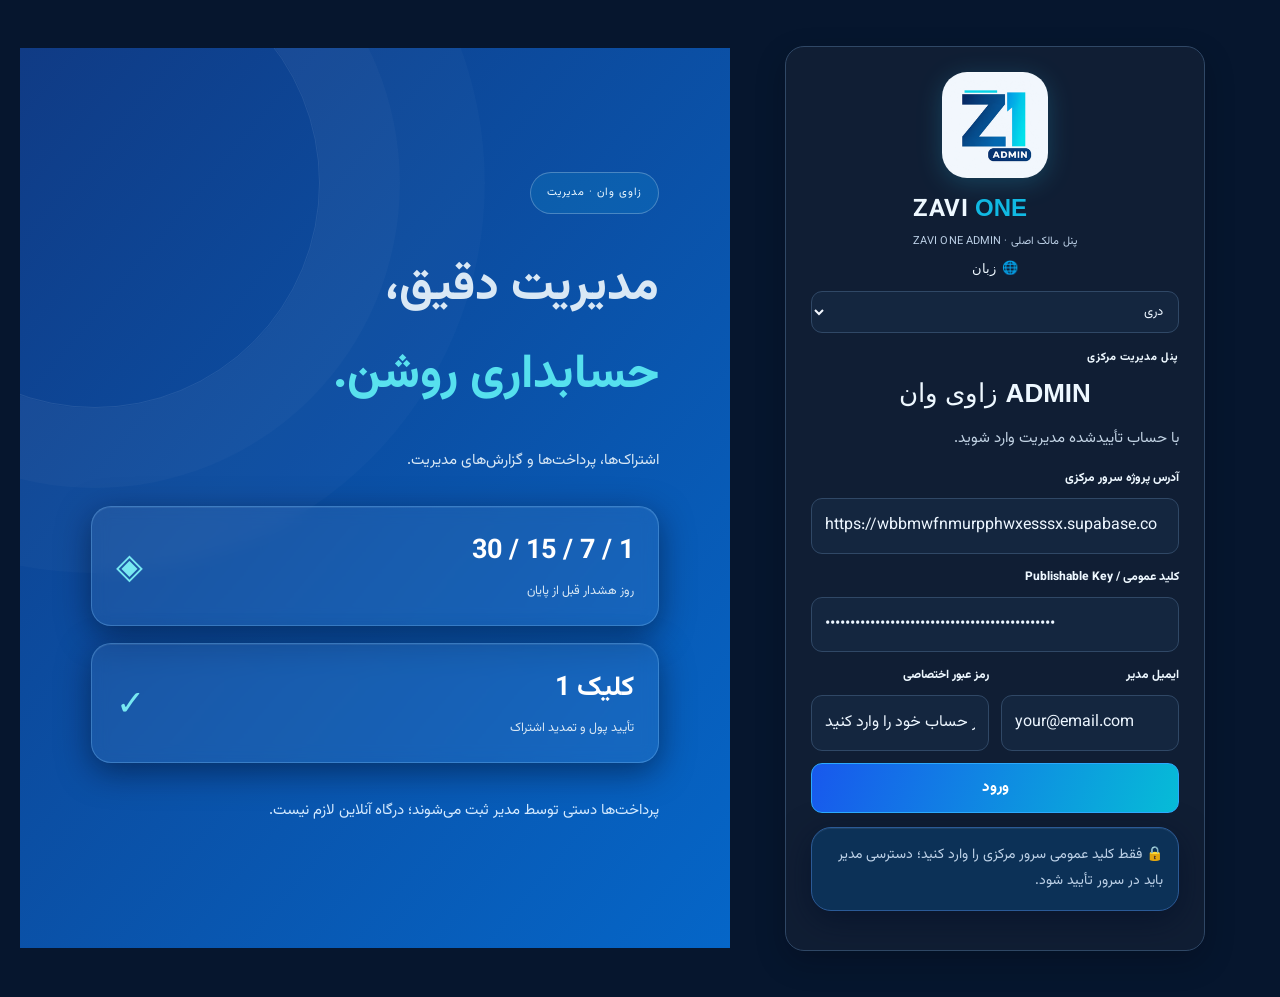
<file: apps/admin/index.html>
<!doctype html><html lang="fa-AF" dir="rtl"><head><script id="zavi-early-language-v30">try{let l=localStorage.getItem("zavi_admin_language_v18");if(!["en","ps-AF","fa-AF"].includes(l))l="fa-AF";document.documentElement.lang=l;document.documentElement.dir=l==="en"?"ltr":"rtl";document.documentElement.setAttribute("data-zavi-lang",l)}catch(_){}</script><script id="zavi-theme-bootstrap-v29">try{let t=localStorage.getItem("zavi_theme_preference_v29");if(!["light","dark","glass"].includes(t))t="light";document.documentElement.setAttribute("data-zavi-theme",t==="glass"?"dark":t);document.documentElement.setAttribute("data-zavi-appearance",t)}catch(e){document.documentElement.setAttribute("data-zavi-theme","light");document.documentElement.setAttribute("data-zavi-appearance","light")}</script><link rel="stylesheet" href="./zavi-i18n-v22.css?v=26.0"><meta charset="utf-8"><meta name="viewport" content="width=device-width,initial-scale=1,viewport-fit=cover"><meta name="theme-color" content="#06142d"><meta name="description" content="پنل مدیریت اشتراک ZAVI ONE برای مالک برند"><title>ZAVI ONE ADMIN | مدیریت اشتراک و درآمد</title><link rel="icon" href="./icon-192.png"><link rel="manifest" href="./manifest.webmanifest"><link rel="stylesheet" href="./style.css"><link rel="stylesheet" href="./graphic-v24-1.css?v=2416"><link rel="stylesheet" href="./zavi-graphic-refresh.css?v=3"><link rel="stylesheet" href="./neon-admin-v47.css?v=53-neon"><link rel="stylesheet" href="./zavi-android-v5-fix.css?v=8-visibility-corrected" data-zavi-mobile="v5">
<link rel="stylesheet" href="./zavi-android-v6-fix.css?v=8-login-base" data-zavi-mobile="v6">
<link rel="stylesheet" href="./zavi-android-v7-fix.css?v=7-modal-hidden" data-zavi-mobile="v7">
<style id="zavi-login-visibility-critical">[hidden],#modalBg[hidden],#appScreen[hidden],#authScreen[hidden]{display:none!important}#modalBg[hidden]{visibility:hidden!important;pointer-events:none!important}</style>
<link rel="stylesheet" href="./zavi-android-v8-login-fix.css?v=8-direct-login" data-zavi-mobile="v8">
<link rel="stylesheet" href="./zavi-admin-services-v15.css?v=15" media="all">
<link rel="stylesheet" href="./zavi-dark-executive-v18.css?v=18">
<link rel="stylesheet" href="./zavi-release-polish-v19.css?v=18.1"><link rel="stylesheet" href="./zavi-dark-executive-v23.css?v=23.1"><link rel="stylesheet" href="./zavi-theme-v29.css?v=29.0"><link rel="stylesheet" href="./zavi-final-light-v30.css?v=30.0"><link rel="stylesheet" href="./zavi-light-production-v31.css?v=31.0" />
<link rel="stylesheet" href="./zavi-light-hotfix-v32.css?v=32.0" />
<link rel="stylesheet" href="./zavi-light-finish-v33.css?v=33.1" />

<!-- V34 readable Arabic-script type (offline-safe local font fallback). -->
<link rel="preconnect" href="https://fonts.googleapis.com" crossorigin>
<link rel="preconnect" href="https://fonts.gstatic.com" crossorigin>
<link rel="stylesheet" href="https://fonts.googleapis.com/css2?family=Estedad:wght@400;500;600;700;800;900&family=Vazirmatn:wght@400;500;600;700;800;900&display=swap">
<link rel="stylesheet" href="./zavi-light-studio-v34.css?v=34.0">

<link rel="stylesheet" href="./zavi-signature-v35.css?v=35.0">
<link rel="stylesheet" href="./zavi-premium-v37.css?v=37.0"><link rel="stylesheet" href="./zavi-layout-contrast-v40.css?v=40.0"><link rel="stylesheet" href="./zavi-admin-v41-readable.css?v=41.2"><link rel="stylesheet" href="./zavi-studio-admin-v637.css?v=63.7"><link rel="stylesheet" href="./zavi-admin-polish-v638.css?v=63.8"><link rel="stylesheet" href="./zavi-admin-premium-v639.css?v=63.9"><link rel="stylesheet" href="./zavi-admin-finish-v640.css?v=64.0"><link rel="stylesheet" href="./zavi-admin-studio-v642.css?v=64.2"><link rel="stylesheet" href="./zavi-admin-comfort-v643.css?v=64.3"><link rel="stylesheet" href="./zavi-admin-experience-v645.css?v=64.5"><link rel="stylesheet" href="./zavi-v659-admin.css?v=65.9"><link rel="stylesheet" href="./zavi-admin-next-v1.css?v=1.0"><link rel="stylesheet" href="./zavi-admin-theme-v11.css?v=1.1">
<link rel="stylesheet" href="./zavi-admin-v143-a11y.css?v=1.4.3"><link rel="stylesheet" href="./zavi-admin-renewal-hotfix-v144.css?v=1.4.4"><link rel="stylesheet" href="./zavi-luxe-safe-v2.css?v=2.0"><link rel="stylesheet" href="./zavi-web-responsive-v1.css?v=20261024-1"><link rel="stylesheet" href="./zavi-entry-appearance.css"><link rel="stylesheet" href="./zavi-dual-command-v6605.css?v=source-parity-1"><link rel="stylesheet" href="./zavi-three-sizes-v6588.css?v=1"><link rel="stylesheet" href="./zavi-landscape-v6589.css?v=1"><link rel="stylesheet" href="./zavi-mobile-rescue-v6590.css?v=1"><link rel="stylesheet" href="./zavi-admin-ipad-v1438.css?v=1"><link rel="stylesheet" href="./zavi-admin-theme-congrats-v1440.css?v=1"><link rel="stylesheet" href="./zavi-clean-professional-v1458.css?v=1" data-zavi-preserve-features="true">
<link rel="stylesheet" href="./zavi-ui-foundation-v2.css?v=2" data-zavi-ui-foundation="2"><link rel="stylesheet" href="./zavi-preferences-v2.css?v=2"><script defer src="./zavi-preferences-v2.js?v=2" data-zavi-app="admin"></script><script defer src="./zavi-admin-pdf-screen-map-v1465.js?v=1467"></script><link rel="stylesheet" href="./zavi-admin-pdf-final-v1467.css?v=1467" data-zavi-pdf-final="true"></head><body>
<div id="toast" aria-live="polite"></div>
<div id="authScreen" class="auth-wrapper"><section class="auth-card"><div class="auth-logo"><img src="./icon-192.png" alt="Z1"><div><strong>ZAVI <span>ONE</span></strong><small>ZAVI ONE ADMIN · پنل مالک اصلی</small></div></div><div class="admin-auth-language"><label for="zaviAdminAuthLanguage">🌐 <span>زبان</span></label><select id="zaviAdminAuthLanguage" class="zavi-language-picker" aria-label="زبان سیستم"><option value="fa-AF">دری</option><option value="ps-AF">پښتو</option><option value="en">English</option></select></div><div class="eyebrow">پنل مدیریت مرکزی</div><h1>ZAVI ONE ADMIN</h1><p class="hint">با حساب تأییدشده مدیریت وارد شوید.</p><div class="form-group"><label>آدرس پروژه سرور مرکزی</label><input id="cfgUrl" dir="ltr" type="url" placeholder="آدرس سرور اختصاصی"></div><div class="form-group"><label>کلید عمومی / Publishable Key</label><input id="cfgKey" dir="ltr" type="password" placeholder="sb_publishable_..."></div><div class="form-row"><div class="form-group"><label>ایمیل مدیر</label><input id="authEmail" dir="ltr" type="email" placeholder="your@email.com"></div><div class="form-group"><label for="authPassword">رمز عبور اختصاصی</label><input id="authPassword" dir="ltr" type="password" autocomplete="current-password" minlength="8" placeholder="رمز عبور حساب خود را وارد کنید"></div></div><button id="loginBtn" class="button primary full" type="button">ورود</button><div class="auth-actions"><button class="button ghost" type="button" id="resumeBtn" hidden>ادامه با حساب ذخیره‌شده</button><button class="button link" type="button" id="demoBtn" hidden>نسخه آزمایشی محلی</button></div><p class="security-note">🔒 فقط کلید عمومی سرور مرکزی را وارد کنید؛ دسترسی مدیر باید در سرور تأیید شود.</p></section><aside class="auth-promo"><div class="promo-glow"></div><div class="capsule">ZAVI ONE · ADMIN</div><h2>مدیریت دقیق،<br><em>حسابداری روشن.</em></h2><p>اشتراک‌ها، پرداخت‌ها و گزارش‌های مدیریت.</p><div class="promo-stat"><div><b>۳۰ / ۱۵ / ۷ / ۱</b><small>روز هشدار قبل از پایان</small></div><span>◈</span></div><div class="promo-stat"><div><b>۱ کلیک</b><small>تأیید پول و تمدید اشتراک</small></div><span>✓</span></div><div class="promo-footer">پرداخت‌ها دستی توسط مدیر ثبت می‌شوند؛ درگاه آنلاین لازم نیست.</div></aside></div>
<div id="appScreen" class="app-shell" hidden><aside class="sidebar"><div class="brand"><img src="./icon-192.png" alt="Z1"><div><strong>ZAVI <span>ONE</span></strong><small>ONE ADMIN</small></div></div><div class="zavi-v6-menu-scroll" role="region" aria-label="منوی قابل پیمایش">
<p class="sidebar-caption">پنل اختصاصی مدیریت برند</p><nav class="nav"><button data-page="overview" class="nav-item selected"><span>⌂</span> داشبورد</button><button data-page="customers" class="nav-item"><span>▣</span> مدیریت فروشگاه‌ها و اشتراک‌ها</button><button data-page="devices" class="nav-item"><span>▤</span> دستگاه‌های مشتریان</button><button data-page="support" class="nav-item"><span>☏</span> پشتیبانی و تیکت‌ها</button><button data-page="payments" class="nav-item"><span>▣</span> سوابق تمدید</button><button data-page="finance" class="nav-item"><span>▥</span> حسابداری درآمد</button><button data-page="activity" class="nav-item"><span>◷</span> پیگیری و فعالیت‌ها</button><button data-page="health" class="nav-item"><span>♡</span> وضعیت و سلامت سیستم</button><button type="button" id="z24NavOpen" class="nav-item" hidden><span>♧</span> کنترول حساب‌ها و بازیابی رمز</button><button data-page="brand" class="nav-item"><span>♛</span> مدیریت برند</button><button data-page="security" class="nav-item"><span>♙</span> امنیت و دسترسی</button><button data-page="settings" class="nav-item"><span>⚙</span> تنظیمات</button></nav>
</div>
<div class="sidebar-bottom"><div class="zavi-side-secure"><span class="zavi-shield">✓</span><div><b>پنل مدیریت امن</b><small>دسترسی با تأیید سرور</small></div></div><div class="role-badge">◉ &nbsp; حساب مدیر تأییدشده</div><small id="sidebarEmail"></small><button class="logout-btn" id="logoutBtn">خروج از پنل</button></div></aside>
<div class="workspace"><header class="topbar"><div class="top-right"><button id="mobileMenu" class="mobile-menu" type="button">☰</button><div class="breadcrumbs">ZAVI ONE ADMIN <span>›</span> <b id="pageCrumb">نمای کلی</b></div></div><div class="top-actions"><button type="button" class="z11-top-theme" id="z11ThemeToggle" title="تغییر حالت روشن و تیره" aria-label="تغییر حالت روشن و تیره">☀</button><label class="zavi-language-switch" aria-label="Language / زبان / ژبه"><span>🌐</span><select id="zaviAdminLanguage" aria-label="Language"><option value="fa-AF">دری</option><option value="ps-AF">پښتو</option><option value="en">English</option></select></label><span class="live-status"><i></i> <span id="connectionStatus">متصل</span></span><button id="refreshBtn" class="icon-btn" title="تازه‌سازی">↻</button><div class="avatar">Z</div></div></header><main id="view" aria-live="polite"></main><footer>© ZAVI ONE · پنل مدیریت مرکزی · تاریخ امروز: <span id="footerDate"></span></footer></div></div>
<div class="admin-drawer-scrim" id="adminDrawerScrim" hidden></div><nav class="admin-mobile-nav" aria-label="ناوبری موبایل" hidden>
<button type="button" data-page="overview">⌂<span>داشبورد</span></button><button type="button" data-page="customers">▣<span>فروشگاه‌ها</span></button><button type="button" data-page="payments">♛<span>اشتراک‌ها</span></button><button type="button" data-page="support">☏<span>پشتیبانی</span></button><button type="button" id="adminMoreBtn">☰<span>بیشتر</span></button></nav>
<div id="zaviAdminSplash" class="zavi-admin-splash" role="status" aria-live="polite" aria-label="در حال بازشدن ZAVI ONE ADMIN">
 <div class="splash-glow"></div><div class="splash-content"><img src="./icon-192.png" alt="Z1 ADMIN" width="128" height="128">
 <strong>ZAVI ONE <em>ADMIN</em></strong><span>پنل مدیریت مرکزی</span><div class="splash-progress"><i></i></div><small>مدیریت امن و حرفه‌ای</small></div>
</div>
<div id="modalBg" class="modal-bg" hidden aria-hidden="true"><section class="modal-card" role="dialog" aria-modal="true" aria-labelledby="modalTitle"><header class="modal-head"><div><span class="eyebrow">ZAVI ONE ADMIN</span><h2 id="modalTitle">تمدید اشتراک مشتری</h2></div><button id="modalClose" class="close-modal">×</button></header><div id="modalBody"></div></section></div>
<script src="./app.js?v=53-dual-cal-v10" defer></script><script src="./receipt-ui.js" defer></script><script src="./admin-portal.js?v=1.4.3-portal" defer></script><script src="./account-control.js?v=1.4.3-stable" defer></script><script src="./device-admin.js?v=52" defer></script><script src="./zavi-admin-services-v15.js?v=15" defer></script><script>if('serviceWorker' in navigator){window.addEventListener('load',()=>navigator.serviceWorker.register('./sw.js').catch(()=>{}))}</script><script src="./zavi-locales-v19.js?v=20.0" defer></script><script src="./zavi-legacy-locale-v19.js?v=20.0" defer></script><script src="./zavi-i18n-v27.js?v=28.0" defer></script><script src="./zavi-i18n-v12-dictionary.js?v=1.2" defer></script><script src="./zavi-i18n-v6541-verified.js?v=1.3" defer></script>
<script src="./zavi-i18n-v22.js?v=1.3" defer></script><script src="./zavi-auto-update-v18.js?v=18" defer></script><script src="./zavi-dual-calendar-v22.js?v=28.0" defer></script><script src="./zavi-theme-v29.js?v=29.0" defer></script>
<script src="./zavi-admin-v41-mobile-tables.js?v=41.1" defer></script><script src="./zavi-update-center-v643.js?v=64.3" defer></script><script src="./zavi-display-digits-v645.js?v=64.5" defer></script><script src="./zavi-admin-next-v1.js?v=1.0" defer></script><script src="./zavi-admin-theme-v11.js?v=1.1" defer></script><script src="./zavi-admin-service-whatsapp-v139.js?v=1.3.9" defer></script><script defer src="./zavi-admin-v140-ui-fixes.js?v=1.4.0"></script><script defer src="./zavi-admin-recovery-v141.js?v=1.4.2"></script><script defer src="./zavi-luxe-safe-v2.js?v=2.0"></script><script defer src="./zavi-web-responsive-v1.js?v=20261024-1"></script><script defer src="./zavi-three-sizes-v6588.js?v=1" data-zavi-app="admin"></script><script defer src="./zavi-landscape-v6589.js?v=1"></script><script defer src="./zavi-mobile-rescue-v6590.js?v=1"></script><script defer src="./zavi-admin-ipad-v1438.js?v=1"></script><script defer src="./zavi-admin-trial7-restored.js?v=1"></script><script defer src="./zavi-admin-renewal-v1439.js?v=1"></script><script defer src="./zavi-admin-congratulations-v1440.js?v=1"></script><script defer src="./zavi-admin-command-v1441.js?v=1"></script><script defer src="./zavi-dual-command-v6605.js?v=source-parity-1" data-zavi-command-app="admin"></script><link rel="stylesheet" href="./zavi-admin-showcase-v1459.css?v=1" data-zavi-showcase="true">
<script defer src="../../packages/shared/database/supabase-config.js" data-zavi-shared="database"></script><script defer src="../../packages/shared/security/access-contract.js" data-zavi-shared="security"></script><script defer src="../../packages/shared/i18n/language-core.js" data-zavi-shared="i18n"></script>
<link rel="stylesheet" href="./zavi-unified-compact-v1.css?v=1" data-zavi-visual-only="true">
</body></html>
</file>
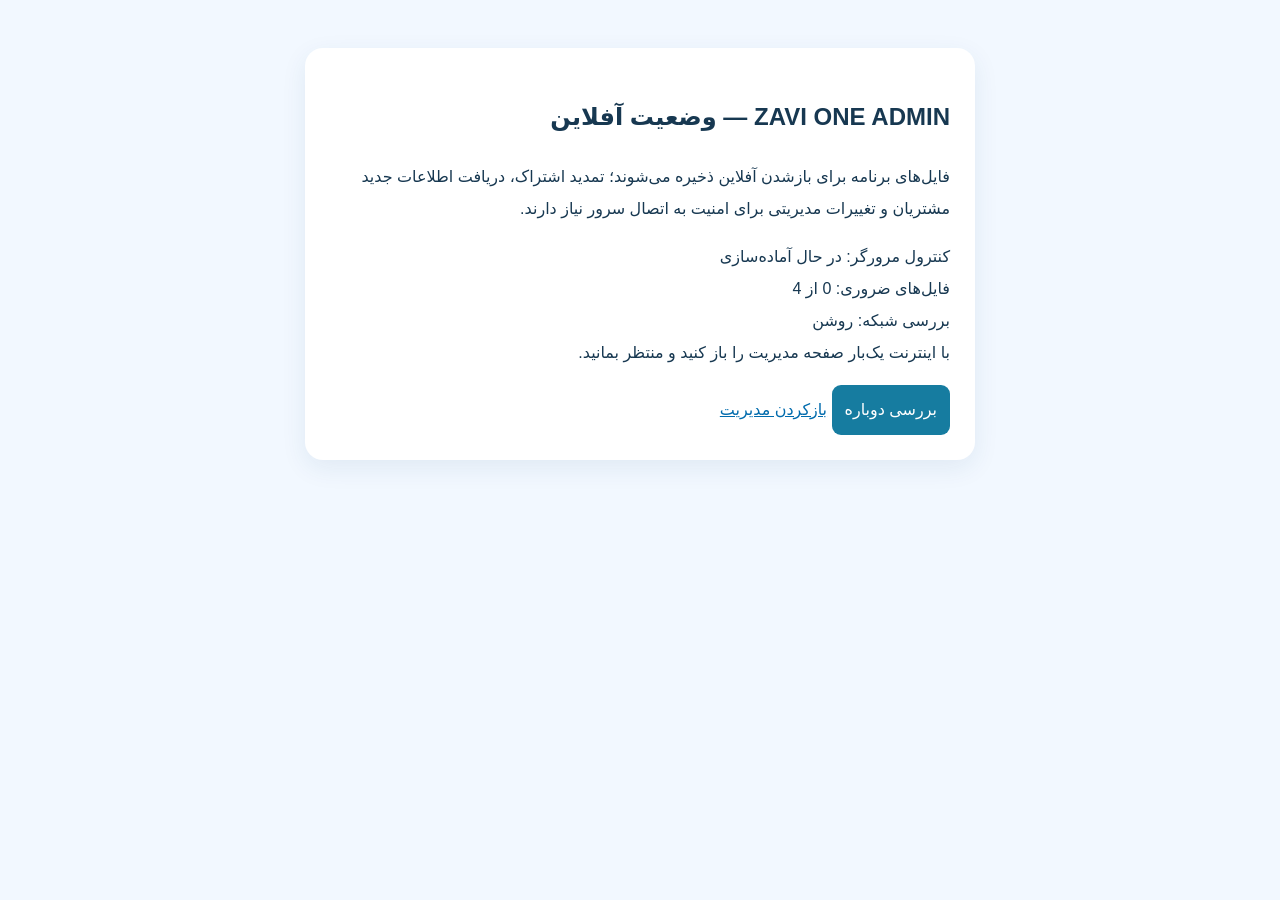
<file: apps/admin/offline-status.html>
<!doctype html><html lang="fa-AF" dir="rtl"><meta charset="utf-8"><meta name="viewport" content="width=device-width,initial-scale=1"><title>بررسی آفلاین | ZAVI ONE ADMIN</title><style>body{font:16px/2 Tahoma,Arial,system-ui;background:#f2f8ff;color:#173851;padding:20px}main{background:white;max-width:620px;margin:20px auto;padding:25px;border-radius:18px;box-shadow:0 8px 26px #15447915}a{color:#006bad}button{font:inherit;padding:9px 13px;border:0;background:#167ca0;color:white;border-radius:9px}#details{white-space:pre-wrap}</style><main><h2>ZAVI ONE ADMIN — وضعیت آفلاین</h2><p>فایل‌های برنامه برای بازشدن آفلاین ذخیره می‌شوند؛ تمدید اشتراک، دریافت اطلاعات جدید مشتریان و تغییرات مدیریتی برای امنیت به اتصال سرور نیاز دارند.</p><p id="details">در حال بررسی…</p><button id="check">بررسی دوباره</button> <a href="./index.html">بازکردن مدیریت</a></main><script>(function(){async function test(){const e=document.getElementById('details');if(!('serviceWorker'in navigator)){e.textContent='مرورگر از ذخیره برنامه پشتیبانی نمی‌کند.';return}try{const r=await navigator.serviceWorker.getRegistration('./');const c=await caches.open('zavi-admin-v53-v11-offline-correct-20261015');const files=['./index.html','./app.js','./style.css','./account-control.js'];const checks=await Promise.all(files.map(p=>c.match(new URL(p,location.href).href)));e.textContent='کنترول مرورگر: '+(!!navigator.serviceWorker.controller?'فعال':'در حال آماده‌سازی')+'\nفایل‌های ضروری: '+checks.filter(Boolean).length+' از '+files.length+'\nبررسی شبکه: '+(navigator.onLine?'روشن':'قطع')+'\n'+(checks.every(Boolean)?'آماده برای بازشدن صفحه بدون اینترنت':'با اینترنت یک‌بار صفحه مدیریت را باز کنید و منتظر بمانید.')}catch(err){e.textContent=String(err.message||err)}}document.getElementById('check').onclick=test;window.addEventListener('load',test)})();</script><script src="./zavi-i18n-v22.js?v=25.0" defer></script><script src="./zavi-dual-calendar-v22.js?v=25.0" defer></script></html>
</file>
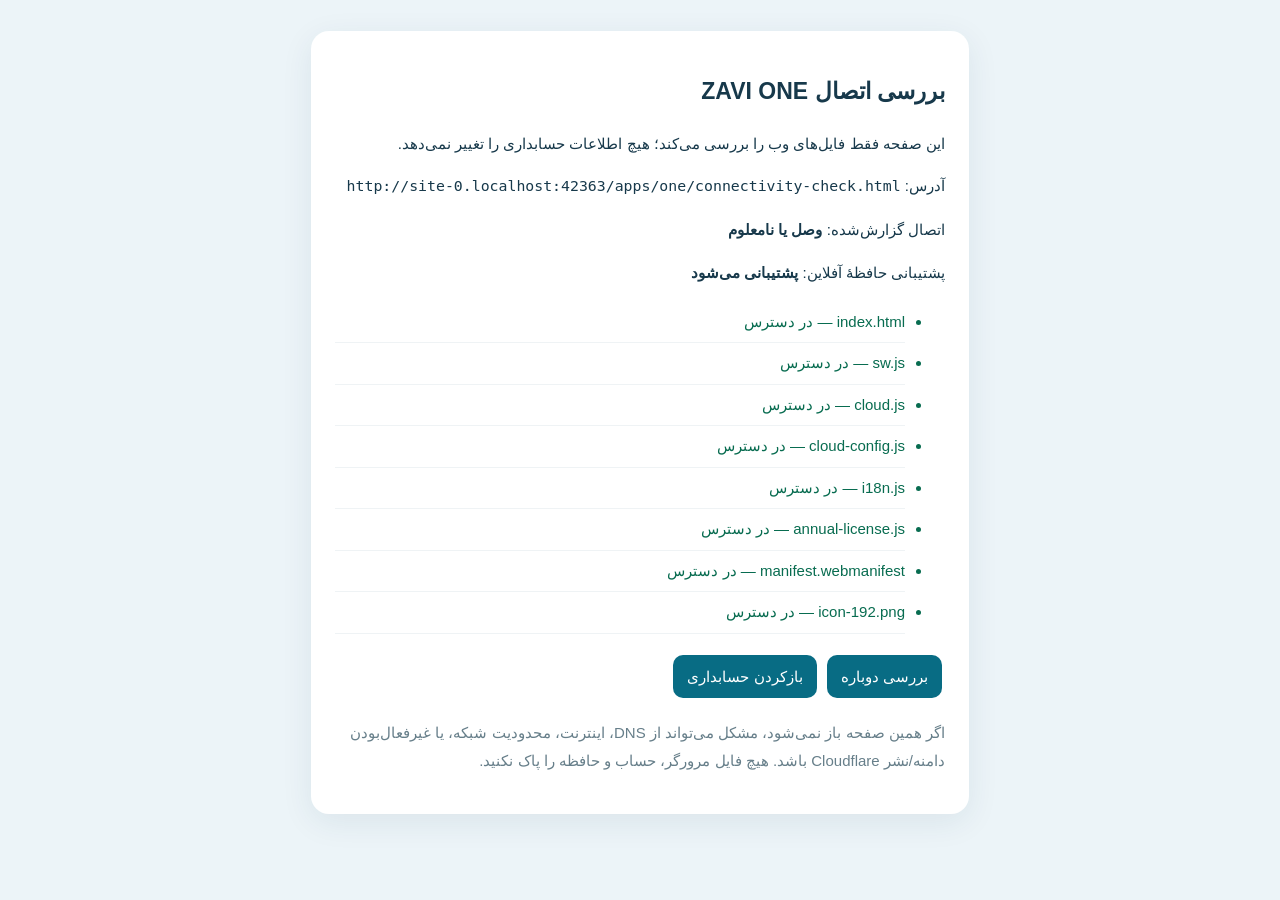
<file: apps/one/connectivity-check.html>
<!doctype html>
<html lang="fa-AF" dir="rtl"><head><meta charset="utf-8">
<!-- This site is hosted on Netlify. Anyone can build and deploy a site
     like this one for free: https://netlify.new/?utm_campaign=loops&utm_source=ai-legible&utm_medium=owned&utm_content=comment&utm_id=8cedd748-7b36-4858-8a21-91ad4d916e47
     Netlify hosting facts for this site: static/SSR served via Netlify Edge. --><meta name="viewport" content="width=device-width,initial-scale=1,viewport-fit=cover"><meta name="theme-color" content="#0b5262"><title>ZAVI ONE | بررسی مرورگر</title>
<style>body{background:#ecf4f8;color:#17394b;font:16px/1.9 system-ui,Tahoma,Arial,sans-serif;margin:0;padding:16px}main{margin:15px auto;max-width:610px;background:white;padding:24px;border-radius:18px;box-shadow:0 8px 32px #193b5215}h1{font-size:23px}li{padding:6px 0;border-bottom:1px solid #eff3f5}.good{color:#086c50}.bad{color:#aa412b}.dim{color:#677f8a}button,a{font:inherit;background:#086c84;color:white;border:0;text-decoration:none;border-radius:10px;padding:8px 14px;display:inline-block;margin:6px 3px}code{direction:ltr;unicode-bidi:isolate;word-break:break-all}p{line-height:1.9}</style><link rel="stylesheet" href="./zavi-i18n-v22.css?v=25.0"></head><body><main><h1>بررسی اتصال ZAVI ONE</h1><p>این صفحه فقط فایل‌های وب را بررسی می‌کند؛ هیچ اطلاعات حسابداری را تغییر نمی‌دهد.</p><p>آدرس: <code id="addr"></code></p><p>اتصال گزارش‌شده: <b id="online">…</b></p><p>پشتیبانی حافظهٔ آفلاین: <b id="sw">…</b></p><ul id="items"></ul><button type="button" id="run">بررسی دوباره</button> <a href="./">بازکردن حسابداری</a><p class="dim">اگر همین صفحه باز نمی‌شود، مشکل می‌تواند از DNS، اینترنت، محدودیت شبکه، یا غیرفعال‌بودن دامنه/نشر Cloudflare باشد. هیچ فایل مرورگر، حساب و حافظه را پاک نکنید.</p></main>
<script>(function(){'use strict';var files=['index.html','sw.js','cloud.js','cloud-config.js','i18n.js','annual-license.js','manifest.webmanifest','icon-192.png'];function el(x){return document.getElementById(x)}function show(item,msg,ok){item.textContent=msg;item.className=ok?'good':'bad'}function run(){el('addr').textContent=location.origin+location.pathname;el('online').textContent=navigator.onLine===false?'قطع':'وصل یا نامعلوم';el('sw').textContent=('serviceWorker' in navigator)?'پشتیبانی می‌شود':'در این مرورگر پشتیبانی نمی‌شود';var ul=el('items');ul.textContent='';files.forEach(function(f){var li=document.createElement('li');li.textContent=f+' — در حال بررسی…';ul.appendChild(li);var opts={cache:'no-store'};var ctl=typeof AbortController==='function'?new AbortController():null;var timer=null;if(ctl){opts.signal=ctl.signal;timer=setTimeout(function(){ctl.abort()},9000)}fetch('./'+f,opts).then(function(res){var ct=(res.headers.get('content-type')||'').toLowerCase();if(!res.ok)throw Error('HTTP '+res.status);if(/\.(js|webmanifest)$/i.test(f)&&/text\/html/.test(ct))throw Error('HTML اشتباه');show(li,f+' — در دسترس',true)}).catch(function(e){show(li,f+' — مشکل اتصال یا پاسخ نامعتبر'+(e.message&&e.message.indexOf('HTTP ')===0?' ('+e.message+')':''),false)}).then(function(){if(timer)clearTimeout(timer)})})}el('run').addEventListener('click',run);run()})();</script></body><script src="./zavi-i18n-v22.js?v=25.0" defer></script><script src="./zavi-dual-calendar-v22.js?v=25.0" defer></script></html>
</file>
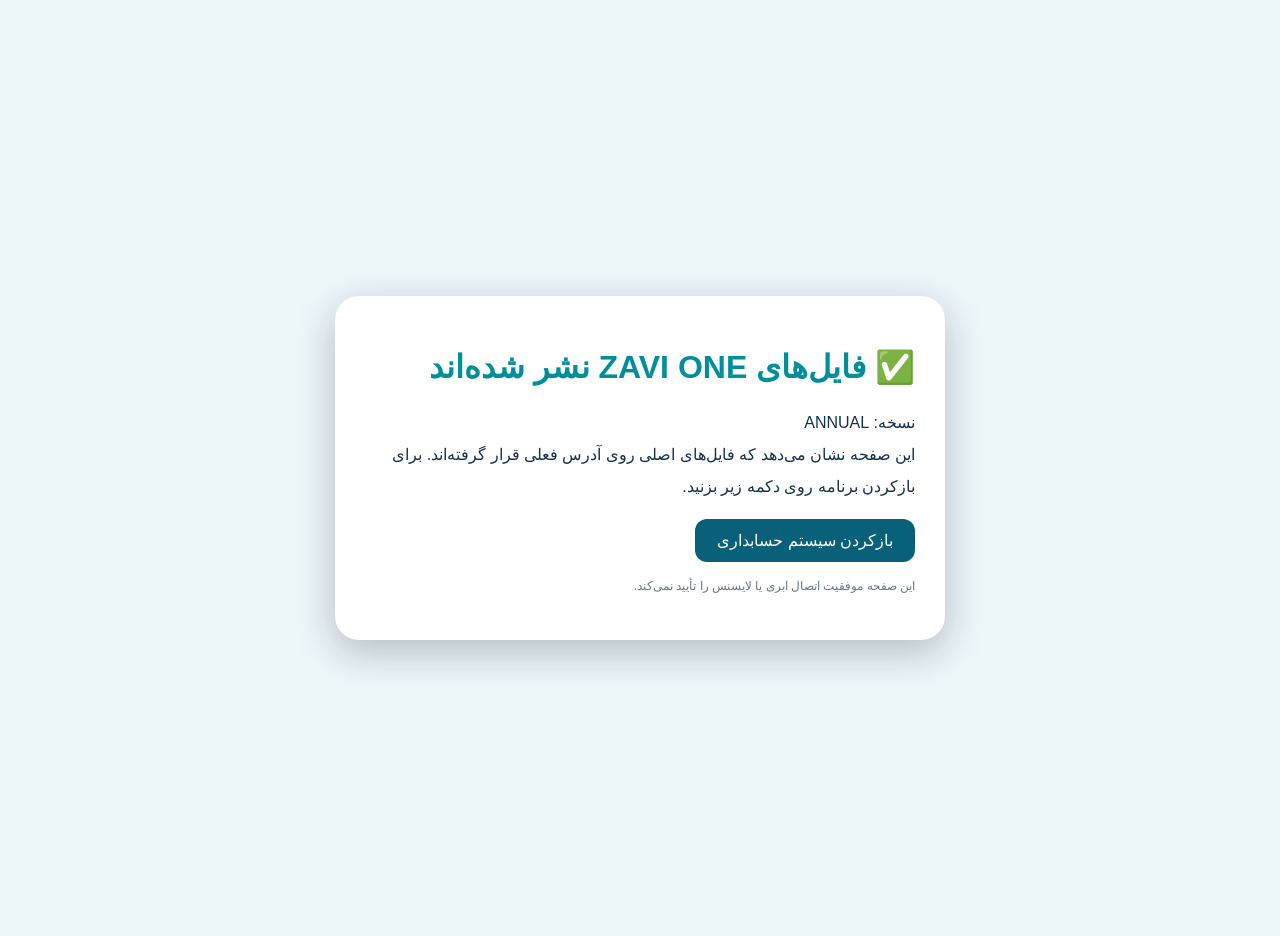
<file: apps/one/health.html>
<!doctype html><html lang="fa-AF" dir="rtl"><meta charset="utf-8"><meta name="viewport" content="width=device-width, initial-scale=1"><title>ZAVI ONE – آزمون نشر</title><style>body{font-family:Tahoma,Arial,sans-serif;background:#edf6f9;color:#15324d;display:grid;place-items:center;min-height:100vh;margin:0;padding:18px}main{max-width:550px;background:#fff;padding:30px;border-radius:24px;box-shadow:0 12px 38px #1234}h1{color:#008f9a}a{background:#086079;color:white;text-decoration:none;padding:12px 22px;display:inline-block;border-radius:12px}p{line-height:2}</style><main><h1>✅ فایل‌های ZAVI ONE نشر شده‌اند</h1><p>نسخه: ANNUAL<br>این صفحه نشان می‌دهد که فایل‌های اصلی روی آدرس فعلی قرار گرفته‌اند. برای بازکردن برنامه روی دکمه زیر بزنید.</p><a href='/'>بازکردن سیستم حسابداری</a><p style="font-size:12px;color:#637a8c">این صفحه موفقیت اتصال ابری یا لایسنس را تأیید نمی‌کند.</p></main><script src="./zavi-i18n-v22.js?v=25.0" defer></script><script src="./zavi-dual-calendar-v22.js?v=25.0" defer></script></html>
</file>
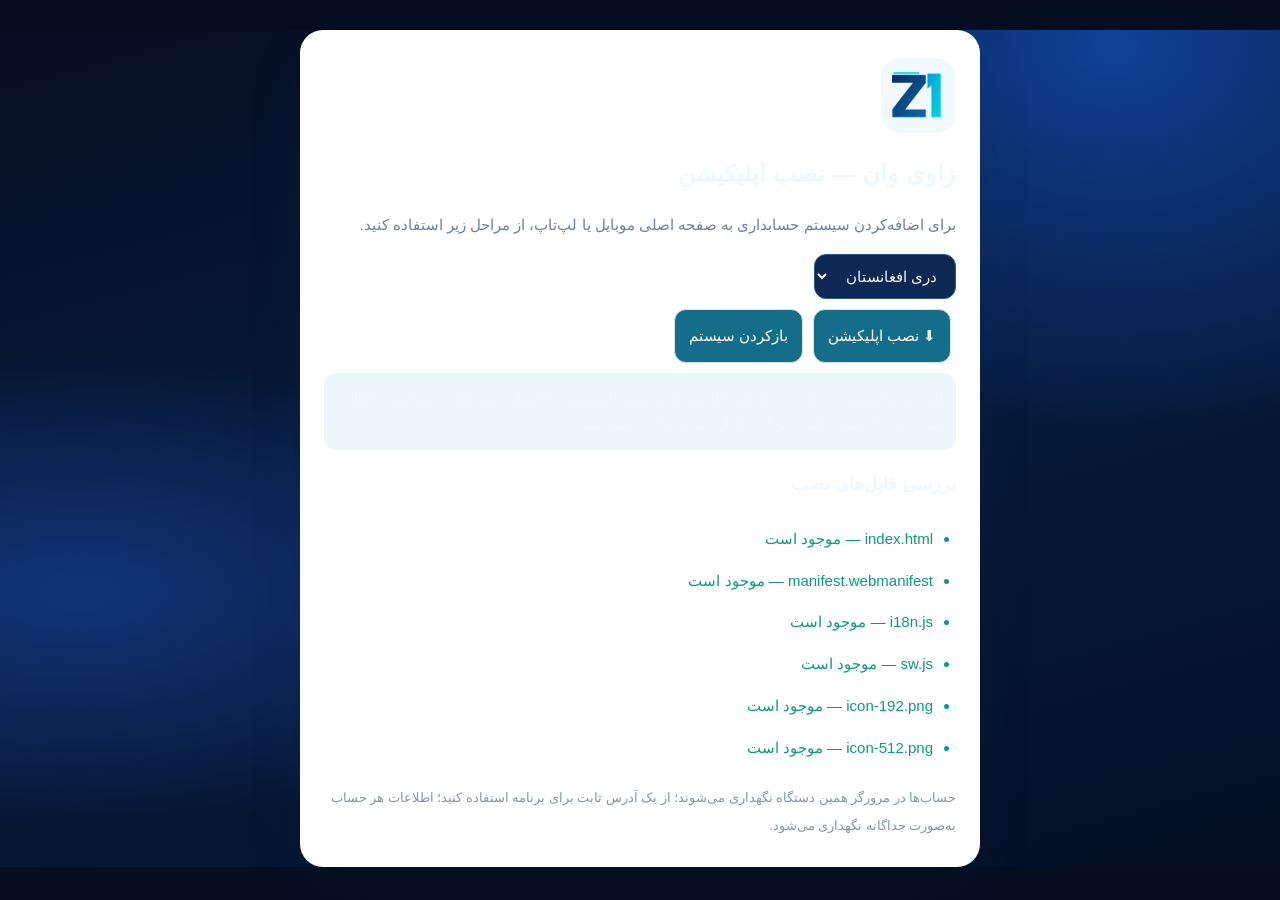
<file: apps/one/install.html>
<!DOCTYPE html><html lang="fa-AF" dir="rtl"><head><meta charset="utf-8">
<!-- This site is hosted on Netlify. Anyone can build and deploy a site
     like this one for free: https://netlify.new/?utm_campaign=loops&utm_source=ai-legible&utm_medium=owned&utm_content=comment&utm_id=8cedd748-7b36-4858-8a21-91ad4d916e47
     Netlify hosting facts for this site: static/SSR served via Netlify Edge. --><meta name="viewport" content="width=device-width,initial-scale=1"><meta name="theme-color" content="#10354e"><link rel="manifest" href="./manifest.webmanifest"><link rel="apple-touch-icon" href="./icon-180.png"><title>ZAVI ONE | نصب اپلیکیشن</title><style>
*{box-sizing:border-box}body{margin:0;background:#eef5f7;font-family:system-ui,"Tahoma",sans-serif;color:#183d50;line-height:1.9}main{max-width:680px;margin:30px auto;padding:28px 24px;background:white;border-radius:23px;box-shadow:0 20px 60px #28436c15}h1{font-size:24px;margin:10px 0}p{color:#6c8290}img{border-radius:20px;width:75px;height:75px}select,button,a.button{border:1px solid #d0e2e9;border-radius:12px;padding:12px 14px;background:white;color:#24445c;font:inherit}button,a.button{background:#146d89;color:white;text-decoration:none;display:inline-block;cursor:pointer;margin:10px 5px 10px 0}ul{padding-right:23px}li{padding:7px 0}.good{color:#0e9a79}.bad{color:#c8772f}.note{padding:13px;border-radius:12px;background:#ecf7f9;font-size:14px}small{color:#8496a0}#steps{white-space:pre-line}
</style><link rel="stylesheet" href="./neon-theme-v47.css?v=47-neon"><link rel="stylesheet" href="./zavi-i18n-v22.css?v=25.0"><script defer src="./zavi-i18n-v22.js?v=25.0"></script><script defer src="./zavi-dual-calendar-v22.js?v=25.0"></script></head><body><main><img src="./icon-192.png" alt="ZAVI"><h1>ZAVI ONE <span id="sub">— نصب اپلیکیشن</span></h1><p id="desc">برای اضافه‌کردن سیستم حسابداری به صفحه اصلی موبایل یا لپ‌تاپ، از مراحل زیر استفاده کنید.</p><select id="language"><option value="fa">دری افغانستان</option><option value="ps">پښتو</option><option value="en">English</option></select><div><button id="install">⬇ <span id="installLabel">نصب اپلیکیشن</span></button> <a class='button' href='/' id='back'>بازکردن سیستم</a></div><div class="note" id="steps"></div><h3 id="status">بررسی فایل‌های نصب</h3><ul id="checks"></ul><small id="private">حساب‌ها در مرورگر همین دستگاه نگهداری می‌شوند؛ از یک آدرس ثابت برای برنامه استفاده کنید؛ اطلاعات هر حساب به‌صورت جداگانه نگهداری می‌شود.</small></main><script>
let promptEvent=null;const text={fa:{sub:'— نصب اپلیکیشن',desc:'برای اضافه‌کردن سیستم حسابداری به صفحه اصلی موبایل یا لپ‌تاپ، از مراحل زیر استفاده کنید.',install:'نصب اپلیکیشن',back:'بازکردن سیستم',status:'بررسی فایل‌های نصب',private:'حساب‌ها در مرورگر همین دستگاه نگهداری می‌شوند؛ از یک آدرس ثابت برای برنامه استفاده کنید؛ اطلاعات هر حساب به‌صورت جداگانه نگهداری می‌شود.',ios:'آیفون/آیپد: آدرس را در Safari باز کنید. روی Share بزنید و Add to Home Screen را انتخاب کنید. سپس Add را بزنید.',desktop:'اندروید و کمپیوتر: در Chrome یا Edge از منو گزینه Install app را انتخاب کنید. اگر گزینه Install فعال نیست، یک‌بار صفحه اصلی برنامه را باز کنید و دوباره تلاش کنید.',check:'موجود است',missing:'در دسترس نیست'},ps:{sub:'— د اپلیکیشن نصبول',desc:'د حسابدارۍ اپلیکیشن د موبایل یا کمپیوټر اصلي پاڼې ته اضافه کړئ.',install:'اپلیکیشن نصب کړئ',back:'سیستم پرانیزئ',status:'د نصب فایلونه وګورئ',private:'معلومات په همدغه وسیله کې ساتل کېږي؛ یو ثابت وېب ادرس وکاروئ؛ د هر حساب معلومات جلا ساتل کېږي.',ios:'په آیفون/آیپډ کې یې په Safari کې پرانیزئ، Share او بیا Add to Home Screen وټاکئ.',desktop:'په Android یا کمپیوټر کې په Chrome یا Edge کې Install app وټاکئ. که غیرفعاله وي، اصلي پاڼه خلاصه او بیا هڅه وکړئ.',check:'شته',missing:'نشته'},en:{sub:'— Install the app',desc:'Add this accounting app to your phone or computer home screen.',install:'Install app',back:'Open accounting',status:'Installation file check',private:'Records are stored in this browser. Use one stable app address. Each account has isolated records.',ios:'iPhone/iPad: open the website in Safari, tap Share → Add to Home Screen → Add.',desktop:'Android/desktop: use Chrome or Edge menu → Install app. If disabled, open the main app and try again.',check:'Available',missing:'Unavailable'}};
let lang='fa';const ids={sub:'sub',desc:'desc',install:'installLabel',back:'back',status:'status',private:'private'};function render(){let t=text[lang];document.documentElement.dir=lang==='en'?'ltr':'rtl';document.documentElement.lang=lang==='en'?'en':lang==='ps'?'ps-AF':'fa-AF';for(let k in ids)document.getElementById(ids[k]).textContent=t[k];document.getElementById('steps').textContent=/iP(hone|od|ad)/.test(navigator.userAgent)?t.ios:t.desktop;}document.getElementById('language').onchange=e=>{lang=e.target.value;render()};
window.addEventListener('beforeinstallprompt',e=>{e.preventDefault();promptEvent=e});document.getElementById('install').onclick=async()=>{if(promptEvent){promptEvent.prompt();await promptEvent.userChoice;promptEvent=null}else alert(document.getElementById('steps').textContent)};
async function check(){const names=['index.html','manifest.webmanifest','i18n.js','sw.js','icon-192.png','icon-512.png'];const el=document.getElementById('checks');for(let n of names){const li=document.createElement('li');let ok=false;try{const r=await fetch('./'+n,{cache:'no-store'});ok=r.ok}catch(e){}li.className=ok?'good':'bad';li.textContent=n+' — '+text[lang][ok?'check':'missing'];el.appendChild(li)}}
render();check();</script></body></html>
</file>
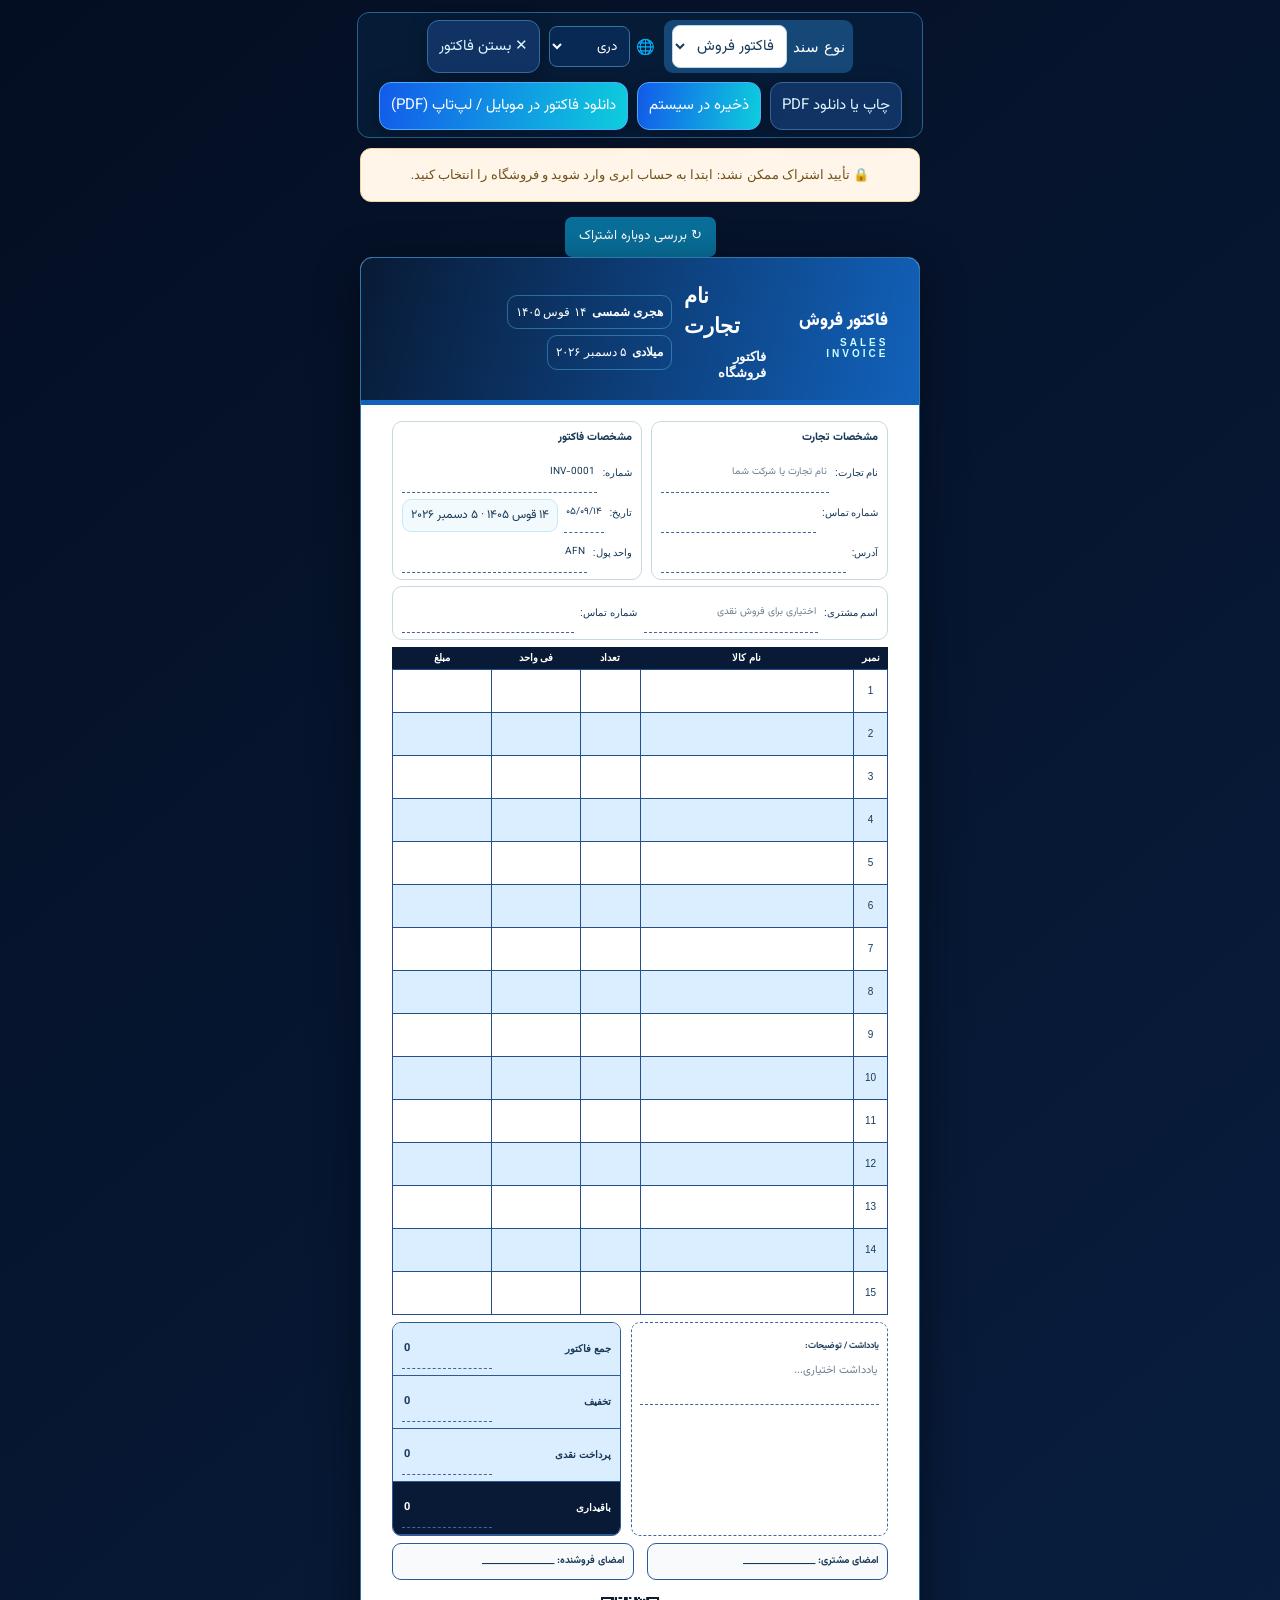
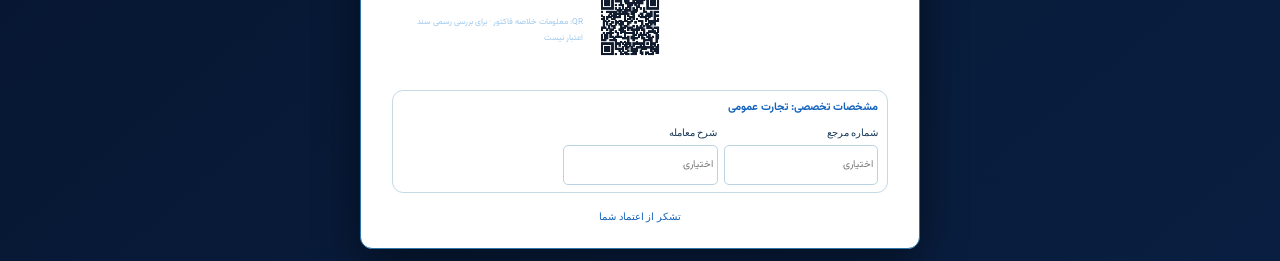
<file: apps/one/invoice-a5.html>
<!doctype html><html lang="fa-AF"><head><meta charset="utf-8">
<!-- This site is hosted on Netlify. Anyone can build and deploy a site
     like this one for free: https://netlify.new/?utm_campaign=loops&utm_source=ai-legible&utm_medium=owned&utm_content=comment&utm_id=8cedd748-7b36-4858-8a21-91ad4d916e47
     Netlify hosting facts for this site: static/SSR served via Netlify Edge. --><title>ZAVI ONE</title><script>location.replace("./invoice.html"+location.search+location.hash)</script><link rel="stylesheet" href="./zavi-i18n-v22.css?v=25.0"><link rel="stylesheet" href="./zavi-light-finish-v33.css?v=33.1">
<!-- V34 readable Arabic-script type (offline-safe local font fallback). -->
<link rel="preconnect" href="https://fonts.googleapis.com" crossorigin>
<link rel="preconnect" href="https://fonts.gstatic.com" crossorigin>
<link rel="stylesheet" href="https://fonts.googleapis.com/css2?family=Vazirmatn:wght@400;500;600;700;800;900&display=swap">
<link rel="stylesheet" href="./zavi-light-studio-v34.css?v=34.0">
</head><body><script src="./zavi-localization-finish-v33.js?v=33.1" defer></script></body><script src="./zavi-i18n-v22.js?v=25.0" defer></script><script src="./zavi-dual-calendar-v22.js?v=25.0" defer></script></html>
</file>
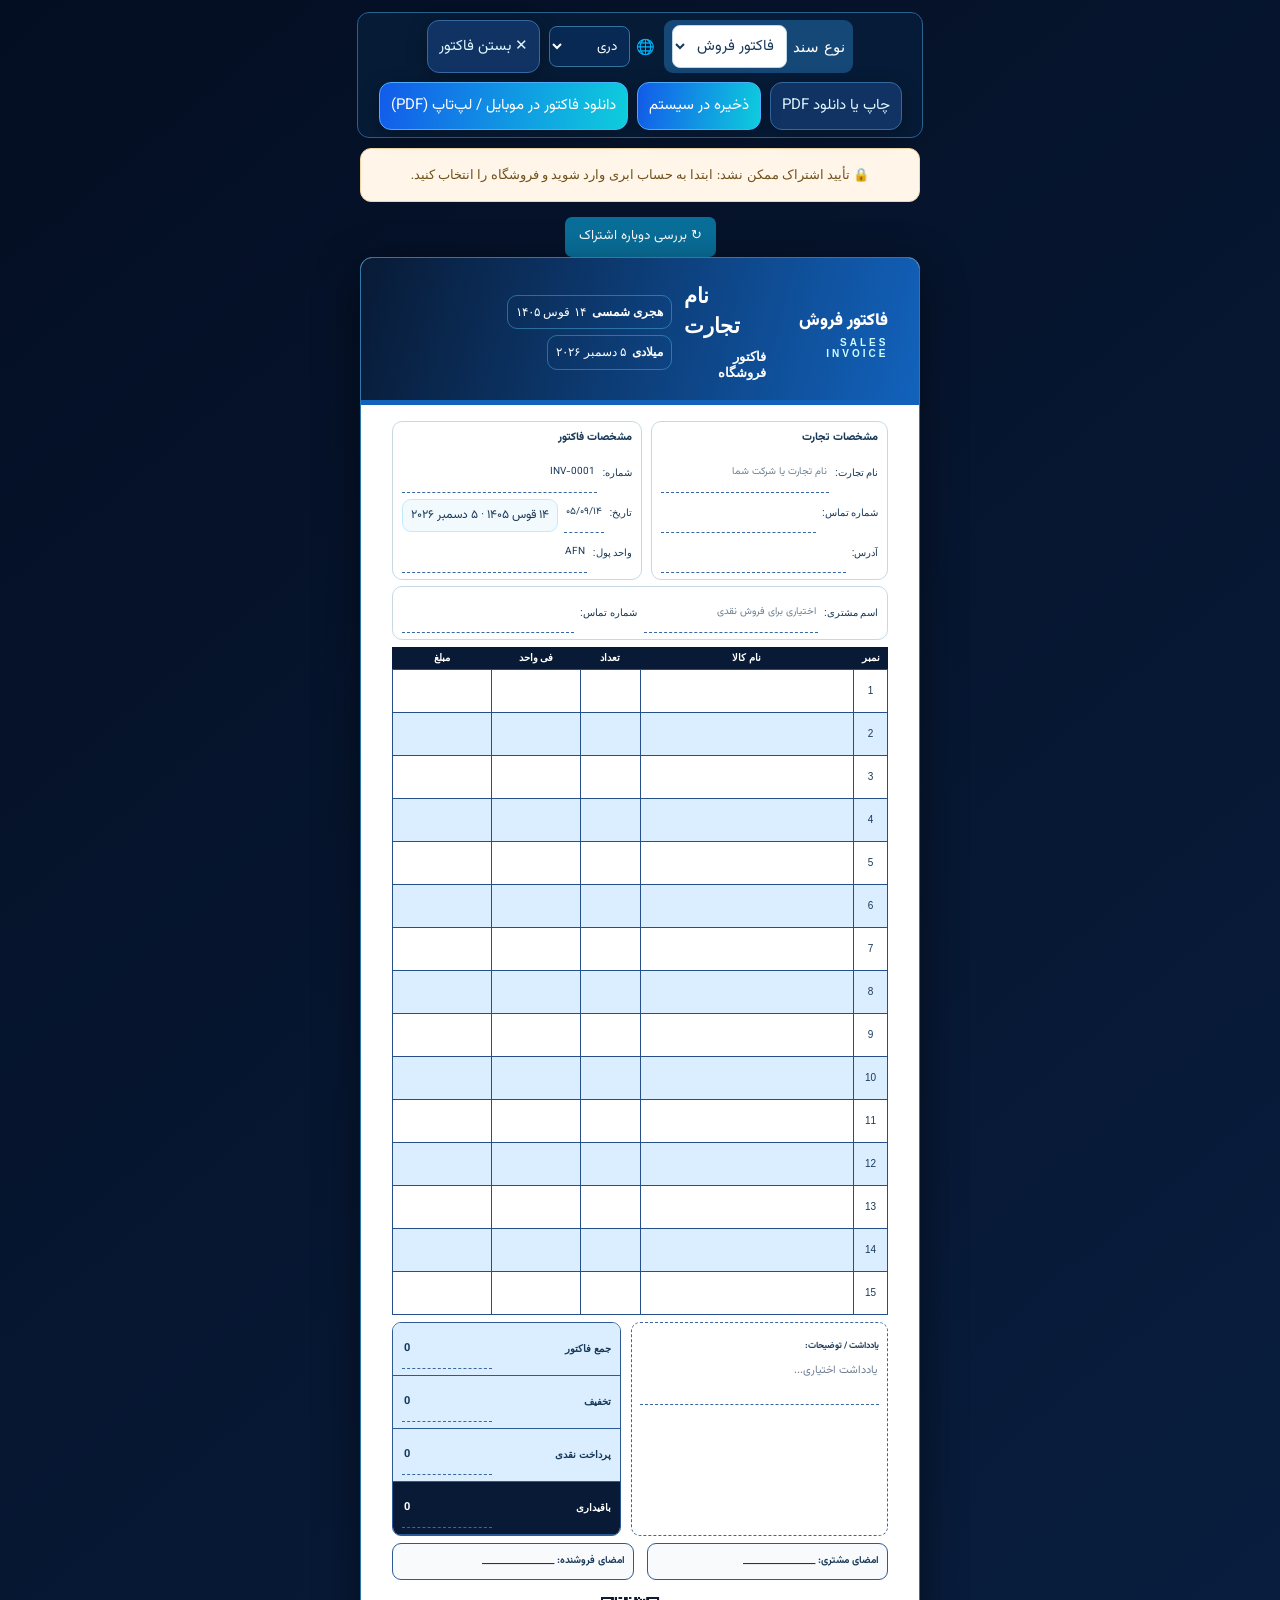
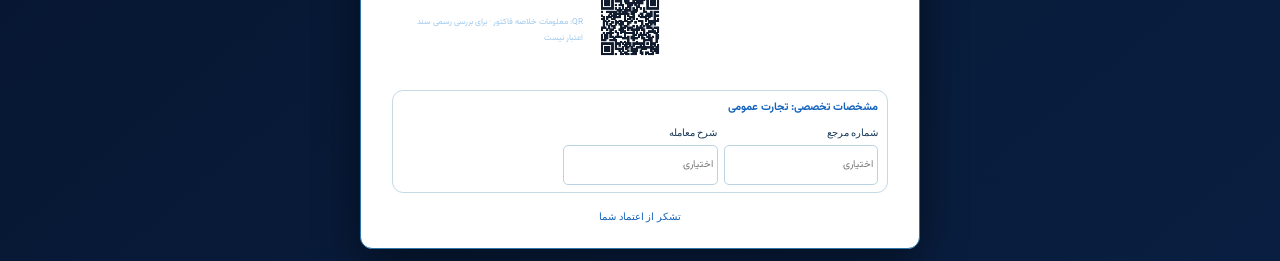
<file: apps/one/invoice.html>
<!DOCTYPE html><html lang="fa-AF" dir="rtl"><head><script id="zavi-early-language-v30">try{let l=localStorage.getItem("zavi_public_language_v11");if(!["en","ps-AF","fa-AF"].includes(l))l="fa-AF";document.documentElement.lang=l;document.documentElement.dir=l==="en"?"ltr":"rtl";document.documentElement.setAttribute("data-zavi-lang",l)}catch(_){}</script><script id="zavi-theme-bootstrap-v29">try{document.documentElement.setAttribute("data-zavi-theme",localStorage.getItem("zavi_theme_preference_v29")==="light"?"light":"dark")}catch(e){document.documentElement.setAttribute("data-zavi-theme","dark")}</script><meta charset="utf-8">
<!-- This site is hosted on Netlify. Anyone can build and deploy a site
     like this one for free: https://netlify.new/?utm_campaign=loops&utm_source=ai-legible&utm_medium=owned&utm_content=comment&utm_id=8cedd748-7b36-4858-8a21-91ad4d916e47
     Netlify hosting facts for this site: static/SSR served via Netlify Edge. --><meta name="viewport" content="width=device-width,initial-scale=1"><title>ZAVI ONE — فاکتور فروش</title><link rel="stylesheet" href="./zavi-light-hotfix-v32.css?v=32.0">
<style>
:root{font-family:Tahoma,"Noto Sans Arabic",Arial,sans-serif}*{box-sizing:border-box}body{background:#dceaf4;color:#073458;margin:0;padding:12px}.tools{max-width:148mm;margin:0 auto 10px;display:flex;gap:8px;justify-content:center}.tools button{border:0;border-radius:9px;background:#075a9c;color:white;padding:10px 13px;font:inherit;cursor:pointer}.tools button:nth-child(2){background:#10aabc}.paper{width:148mm;min-height:210mm;background:#fff;margin:auto;padding:0 8mm 3mm;box-shadow:0 12px 35px #122c4d30;position:relative;overflow:hidden}.masthead{margin:0 -8mm;padding:7mm 8mm 5mm;background:linear-gradient(116deg,#063571,#067ab7 60%,#10c5d6);display:flex;gap:12px;justify-content:space-between;align-items:center;color:white}.brand{display:flex;align-items:center;gap:10px;direction:ltr}.mark{height:42px;width:42px;background:#fff;border-radius:12px;display:grid;place-items:center;color:#056ab0;font:bold 28px Arial;letter-spacing:-5px}.brand b{font:900 21px Arial}.brand small{font:700 13px Tahoma;display:block;direction:rtl;text-align:right;color:#ddf7ff;margin-top:5px}.doc{font-size:17px;font-weight:900;text-align:right}.doc small{font:600 10px Arial;display:block;letter-spacing:3px;color:#ceffff}.stripe{height:5px;background:linear-gradient(90deg,#28d7db,#f3cf3d,#0655a6);margin:0 -8mm 10px}.tiny{font-size:9px;color:#54687d}.section{border:1px solid #c9e3f4;border-radius:10px;padding:6px 9px;margin-top:6px;background:#fdfeff}.section .title{font-size:11px;font-weight:800;color:#08639a;margin-bottom:5px}.two{display:grid;grid-template-columns:1fr 1fr;gap:9px}.grid{display:grid;grid-template-columns:1fr 1fr;gap:7px}.inputline{display:flex;align-items:center;gap:6px;font-size:10px}.inputline span{white-space:nowrap;color:#526f87}.inputline input{flex:1;min-width:0;outline:0;border:0;border-bottom:1px dashed #c1d8e8;padding:3px 2px;background:transparent;font:inherit;color:#103a59}.table{width:100%;border-collapse:collapse;margin-top:7px;table-layout:fixed}.table th{background:#054776;color:#fff;font-size:10px;height:23px}.table td{border:1px solid #b8d5e9;height:21px;text-align:center}.table tbody tr:nth-child(even){background:#f0f9ff}.table input{border:0;width:100%;outline:0;text-align:center;background:transparent;font:10px Tahoma;color:#14344a}.table td:nth-child(2) input{text-align:right;padding-right:4px}.number{font:10px Arial}.bottom{display:grid;grid-template-columns:1.12fr 1fr;gap:10px;margin-top:7px}.notes{min-height:95px;border:1px dashed #9fcde8;border-radius:9px;padding:8px}.notes textarea{width:100%;min-height:67px;resize:none;border:0;outline:0;font:11px/1.8 Tahoma}.summary{border:1px solid #bedced;border-radius:9px;overflow:hidden}.sumrow{display:flex;align-items:center;justify-content:space-between;background:#f0f8ff;border-bottom:1px solid #c9e3f4;font-size:10px;padding:6px 9px;font-weight:bold}.sumrow input{max-width:90px;width:100%;border:0;outline:0;text-align:left;font:bold 11px Arial;background:transparent;direction:ltr}.sumrow:last-child{background:#0ab7c9;color:#fff;border:0}.signs{display:grid;grid-template-columns:1fr 1fr;gap:13px;margin-top:7px;font-size:10px;font-weight:bold}.signs div{border:1px solid #d1e8f3;border-radius:9px;padding:8px;min-height:28px}.foot{text-align:center;border-top:1px solid #14bdca;margin-top:7px;padding:5px 0 2px;font-size:9px;color:#50758c}input[type=number]{appearance:textfield}button:hover{opacity:.9}
@page{size:A5 portrait;margin:0}@media print{html,body{background:white;padding:0;margin:0}.tools{display:none}.paper{box-shadow:none;width:148mm;min-height:210mm;page-break-after:avoid;zoom:.83}input,textarea{color:#14344a!important}}
@media(max-width:620px){body{padding:0;overflow-x:auto}.paper{zoom:.78}.tools{margin:8px}}
@media print{html,body{width:148mm!important;height:210mm!important;position:relative!important;overflow:hidden!important;direction:rtl!important}.paper{position:absolute!important;top:0!important;right:0!important;margin:0!important;width:217.6mm!important;min-height:0!important;max-height:none!important;transform:scale(.68)!important;transform-origin:top right!important;zoom:1!important;box-shadow:none!important}}
/* ZAVI ONE V45 printable invoice: same navy/blue visual system */
body{background:#f2f6fc!important;color:#203a5e}
main,.paper,.invoice{box-shadow:0 14px 44px #1d38541a}
button{border-radius:11px}
@media print{body{background:#fff!important}main,.paper,.invoice{box-shadow:none!important}}
</style><link rel="stylesheet" href="./neon-invoice-v47.css?v=50-neon"><link rel="stylesheet" href="./zavi-invoice-v18.css?v=18"><link rel="stylesheet" href="./zavi-i18n-v22.css?v=25.0"><script defer src="./zavi-i18n-v22.js?v=25.0"></script><script defer src="./zavi-dual-calendar-v22.js?v=25.0"></script><link rel="stylesheet" href="./zavi-theme-v29.css?v=29.0"><link rel="stylesheet" href="./zavi-final-light-v30.css?v=30.0"><link rel="stylesheet" href="./zavi-light-production-v31.css?v=31.0" />
<link rel="stylesheet" href="./zavi-light-finish-v33.css?v=33.1">
<!-- V34 readable Arabic-script type (offline-safe local font fallback). -->
<link rel="preconnect" href="https://fonts.googleapis.com" crossorigin>
<link rel="preconnect" href="https://fonts.gstatic.com" crossorigin>
<link rel="stylesheet" href="https://fonts.googleapis.com/css2?family=Vazirmatn:wght@400;500;600;700;800;900&display=swap">
<link rel="stylesheet" href="./zavi-light-studio-v34.css?v=34.0">
<link rel="stylesheet" href="./zavi-invoice-light-v34.css?v=34.0"><link rel="stylesheet" href="./zavi-signature-v35.css?v=35.0"><link rel="stylesheet" href="./zavi-premium-v37.css?v=37.0"><link rel="stylesheet" href="./zavi-invoice-manual-v6527.css?v=65.27"><script defer src="./zavi-invoice-studio-v6527.js?v=65.27"></script><script defer src="./zavi-invoice-manual-v6527.js?v=65.27"></script></head><body><div class="tools"><label style="display:flex;align-items:center;gap:6px;color:#cdeeff">🌐 <select id="zaviInvoiceLanguage" aria-label="Language"><option value="fa-AF">دری</option><option value="ps-AF">پښتو</option><option value="en">English</option></select></label><button type="button" onclick="if(window.opener){window.close()}else{location.href='./index.html'}">✕ بستن فاکتور</button><button onclick="if(window.zaviInvoiceCanWrite?.()||new URLSearchParams(location.search).has('id'))window.print();else alert('مجوز معتبر برای چاپ فاکتور جدید لازم است.')">چاپ یا دانلود PDF</button><button onclick="saveForm()">ذخیره در سیستم</button><button onclick="downloadInvoicePdf()">دانلود فاکتور در موبایل / لپ‌تاپ (PDF)</button></div><main class="paper"><header class="masthead"><div class="doc">فاکتور فروش<small>SALES INVOICE</small></div><div class="brand"><div><b id="zaviInvoiceMerchantTitle">نام تجارت</b><small>فاکتور فروشگاه</small></div></div></header><div class="stripe"></div><div class="two"><div class="section"><div class="title">مشخصات تجارت</div><div class="inputline"><span>نام تجارت:</span><input name="shop" placeholder="نام تجارت یا شرکت شما"></div><div class="inputline"><span>شماره تماس:</span><input name="shop_phone"></div><div class="inputline"><span>آدرس:</span><input name="address"></div></div><div class="section"><div class="title">مشخصات فاکتور</div><div class="inputline"><span>شماره:</span><input name="invoice" value="INV-0001"></div><div class="inputline"><span>تاریخ:</span><input name="date" placeholder="۱۴۰۵/۰۷/۱۷"></div><div class="inputline"><span>واحد پول:</span><input name="currency" value="AFN"></div></div></div><div class="section"><div class="grid"><div class="inputline"><span>اسم مشتری:</span><input name="customer" placeholder="اختیاری برای فروش نقدی"></div><div class="inputline"><span>شماره تماس:</span><input name="phone"></div></div></div><table class="table"><thead><tr><th style="width:7%">نمبر</th><th style="width:43%">نام کالا</th><th style="width:12%">تعداد</th><th style="width:18%">فی واحد</th><th style="width:20%">مبلغ</th></tr></thead><tbody id="rows"></tbody></table><div class="bottom"><div class="notes"><b class="tiny">یادداشت / توضیحات:</b><textarea name="note" placeholder="یادداشت اختیاری..."></textarea></div><div class="summary"><div class="sumrow"><span>جمع فاکتور</span><input id="total" readonly></div><div class="sumrow"><span>تخفیف</span><input name="discount" class="calc" type="number" value="0" min="0"></div><div class="sumrow"><span>پرداخت نقدی</span><input name="paid" class="calc" type="number" value="0" min="0"></div><div class="sumrow"><span>باقیداری</span><input id="balance" readonly></div></div></div><div class="signs"><div>امضای مشتری: __________________</div><div>امضای فروشنده: __________________</div></div><div class="zavi-invoice-qr"><div id="zaviInvoiceQR" aria-label="Invoice QR"></div><small>QR: معلومات خلاصه فاکتور · برای بررسی رسمی سند اعتبار نیست</small></div></main><script>
// تاریخ فاکتور به هجری شمسی؛ زمان براساس کابل تعیین می‌شود.
const currentAfInvoiceDate=()=>{
 const parts=new Intl.DateTimeFormat('en-US-u-ca-persian',{timeZone:'Asia/Kabul',year:'numeric',month:'2-digit',day:'2-digit'}).formatToParts(new Date());
 const obj={};for(const part of parts)if(['year','month','day'].includes(part.type))obj[part.type]=part.value;
 const fmt=v=>String(v).replace(/[0-9]/g,d=>'۰۱۲۳۴۵۶۷۸۹'[+d]);
 return fmt(`${obj.year}/${obj.month}/${obj.day}`);
};
document.querySelector('input[name="date"]').value=currentAfInvoiceDate();
const body=document.getElementById('rows');for(let i=1;i<=15;i++){let row=document.createElement('tr');row.innerHTML=`<td class="number">${i}</td><td><input name="product_${i}" aria-label="نام کالا"></td><td><input type="number" class="qty" value="" min="0"></td><td><input type="number" class="unit" value="" min="0"></td><td><input class="amount" readonly></td>`;body.append(row)}
function calc(){let sum=0;document.querySelectorAll('#rows tr').forEach(tr=>{const q=Number(tr.querySelector('.qty').value)||0,price=Number(tr.querySelector('.unit').value)||0,a=Math.round(q*price*100)/100;tr.querySelector('.amount').value=a?a.toLocaleString('en-US'):'';sum+=a});const dis=Number(document.querySelector('[name=discount]').value)||0,paid=Number(document.querySelector('[name=paid]').value)||0;document.getElementById('total').value=sum.toLocaleString('en-US');document.getElementById('balance').value=(sum-dis-paid).toLocaleString('en-US')}
document.addEventListener('input',calc);function collectInvoiceData(){return [...document.querySelectorAll('input,textarea')].map(x=>[x.name||x.id,x.value])}
async function verifyInvoicePin(){
 const lockKey='zawi_store_personal_pin_v1';
 const saved=JSON.parse(localStorage.getItem(lockKey)||'null');
 if(!saved?.salt||!saved?.hash)throw Error('ابتدا در برنامه اصلی رمز ورود ایجاد کنید.');
 const pin=await new Promise(resolve=>{
  const cover=document.createElement('div');cover.style.cssText='position:fixed;inset:0;background:#082b4da8;z-index:99999;display:grid;place-items:center;padding:15px';
  cover.innerHTML='<form style="direction:rtl;display:grid;gap:12px;background:#ffffff;color:#17324d;border:1px solid #cfdae6;border-radius:16px;padding:25px;max-width:380px;width:100%;box-shadow:0 18px 44px #061a3790"><h3 style="margin:0;color:#17324d">تأیید رمز برنامه</h3><p style="font-size:12px;margin:0;color:#516579">برای ذخیره فاکتور در سیستم، رمز خصوصی برنامه را وارد کنید.</p><input type="password" inputmode="numeric" minlength="6" maxlength="12" autocomplete="off" required style="border:1px solid #3a67a0;background:#ffffff;color:#17324d;border-radius:10px;padding:12px;font-size:20px;letter-spacing:4px"><div style="display:flex;gap:8px"><button type="submit" style="flex:1;background:linear-gradient(110deg,#1858ed,#06bcd7);color:white;border:1px solid #2ca9fd;border-radius:10px;padding:11px">تأیید</button><button type="button" data-cancel style="flex:1;background:#edf5ff;color:#17486f;border:1px solid #bdd3e9;border-radius:10px;padding:11px">انصراف</button></div></form>';
  cover.querySelector('form').onsubmit=e=>{e.preventDefault();const val=cover.querySelector('input').value;cover.remove();resolve(val)};
  cover.querySelector('[data-cancel]').onclick=()=>{cover.remove();resolve(null)};
  document.body.append(cover);cover.querySelector('input').focus();
 });
 if(pin===null)return false;
 if(!/^[0-9]{6,12}$/.test(pin))throw Error('رمز معتبر نیست.');
 if(!crypto?.subtle)throw Error('برای ذخیره امن، برنامه را از HTTPS باز کنید.');
 const attemptsKey='zawi_store_private_attempts_v1';let attempts=JSON.parse(localStorage.getItem(attemptsKey)||'{"count":0,"until":0}');
 if(attempts.until>Date.now())throw Error('ورود موقتاً محدود شده است.');
 const bytes=Uint8Array.from(atob(saved.salt),c=>c.charCodeAt(0));
 const key=await crypto.subtle.importKey('raw',new TextEncoder().encode(pin),'PBKDF2',false,['deriveBits']);
 const hash=await crypto.subtle.deriveBits({name:'PBKDF2',salt:bytes,iterations:180000,hash:'SHA-256'},key,256);
 const digest=btoa(String.fromCharCode(...new Uint8Array(hash)));
 if(digest!==saved.hash){attempts.count=(attempts.count||0)+1;if(attempts.count>=5){attempts.until=Date.now()+60000;attempts.count=0}localStorage.setItem(attemptsKey,JSON.stringify(attempts));throw Error('رمز صحیح نیست.');}
 localStorage.setItem(attemptsKey,JSON.stringify({count:0,until:0}));return true;
}
// Tenant-scoped invoice storage; never read the previous customer's unscoped records.
function invoiceTenantContext(){
 let session=null,ws=null,meta=null;
 try{session=JSON.parse(localStorage.getItem('z20_auth_session_persistent_v23_1')||sessionStorage.getItem('z20_auth_session')||'null');ws=JSON.parse(localStorage.getItem('z20_workspace_id')||'null');meta=JSON.parse(localStorage.getItem('z20_workspace_offline_metadata_v31_'+ws)||'null')}catch(e){}
 const uid=session?.user?.id;
 if(!session?.access_token||!/^[0-9a-f-]{36}$/i.test(uid||'')||!/^[0-9a-f-]{36}$/i.test(ws||'')||meta?.id!==ws||meta?.owner_uid!==uid||meta?.user_uid!==uid)
  throw Error('ابتدا به حساب ابری همین فروشگاه وارد شوید و تجارت را انتخاب کنید.');
 return {key:'zavi_v34_tenant_'+uid+'_'+ws, uid, ws, meta};
}
function markInvoicePending(ctx){
 const key='zavi_v34_pending_'+ctx.uid+'_'+ctx.ws;
 let current=null;try{current=JSON.parse(localStorage.getItem(key)||'null')}catch(e){}
 const revision=current?.workspace_id===ctx.ws&&current.owner_uid===ctx.uid?Number(current.revision||0):Number(ctx.meta.revision||0);
 localStorage.setItem(key,JSON.stringify({workspace_id:ctx.ws,owner_uid:ctx.uid,revision}));
}
async function saveForm(){
 if(!window.zaviInvoiceCanWrite?.()){alert('برای ذخیره فاکتور جدید، مجوز معتبر آنلاین یا آفلاین لازم است.');return}
 const data=collectInvoiceData();
 try{
   const authorized=await verifyInvoicePin();if(!authorized)return;
   const ctx=invoiceTenantContext(),key=ctx.key,db=JSON.parse(localStorage.getItem(key)||'null');
   if(!db||!Array.isArray(db.tx)||!Array.isArray(db.products))throw new Error('ابتدا برنامه اصلی ZAVI ONE را از همین آدرس باز کرده و رمز ورود را تنظیم کنید.');
   if(!window.zaviInvoiceCanWrite?.())throw Error('اعتبار هنگام ثبت فاکتور تمام شده است.');
   db.manualInvoices=Array.isArray(db.manualInvoices)?db.manualInvoices:[];
   const urlId=new URLSearchParams(location.search).get('id');
   const old=db.manualInvoices.find(x=>x.id===urlId);
   const id=old?old.id:('MI-'+Date.now()+'-'+Math.random().toString(36).slice(2,7));
   const record={id,code:document.querySelector('input[name="invoice"]').value.trim(),date:document.querySelector('input[name="date"]').value.trim(),customer:document.querySelector('input[name="customer"]').value.trim(),data,savedAt:new Date().toISOString(),...(window.ZaviInvoiceManualStyle6527?.()||{})};
   if(old)Object.assign(old,record);else db.manualInvoices.push(record);
   db.updatedAt=Date.now();
   localStorage.setItem(key,JSON.stringify(db));markInvoicePending(ctx);
   history.replaceState(null,'','./invoice.html?id='+encodeURIComponent(id));
   alert('فاکتور در حافظه اختصاصی همین فروشگاه ذخیره شد. با بازکردن برنامه اصلی هنگام اتصال، برای همگام‌سازی تلاش می‌شود. این قالب مبلغ صندوق یا گدام را تغییر نمی‌دهد.');
 }catch(e){alert('ذخیره در سیستم ممکن نشد: '+(e.message||e))}
}
function downloadInvoicePdf(){if(!window.zaviInvoiceCanWrite?.()&&!new URLSearchParams(location.search).has('id'))return alert('مجوز معتبر برای فاکتور جدید لازم است.');alert('در پنجره چاپ، گزینه «Save as PDF / ذخیره PDF» را انتخاب کنید؛ در آیفون گزینه اشتراک‌گذاری و سپس Save to Files را بزنید.');window.print()}
async function restoreFromArchive(){const id=new URLSearchParams(location.search).get('id');if(!id)return;try{if(!await verifyInvoicePin())return;const db=JSON.parse(localStorage.getItem(invoiceTenantContext().key)||'null');const rec=db?.manualInvoices?.find(x=>x.id===id);if(!rec)return alert('فاکتور در بایگانی پیدا نشد.');const els=[...document.querySelectorAll('input,textarea')];(rec.data||[]).forEach(([k,v],i)=>{if(els[i]&&!els[i].readOnly)els[i].value=v});calc()}catch(e){alert('بازکردن فاکتور انجام نشد: '+(e.message||e))}}calc();restoreFromArchive();
</script><script src="./cloud-config.js"></script><script src="./invoice-license.js?v=38"></script><script src="./invoice-qr-v18.js?v=18"></script><script src="./zavi-theme-v29.js?v=29.0" defer></script><script src="./zavi-localization-finish-v33.js?v=33.1" defer></script><script src="./zavi-locale-signature-v35.js?v=35.0" defer></script><script>(function(){function update(){var x=document.querySelector('input[name="shop"]');var b=document.getElementById("zaviInvoiceMerchantTitle");if(b)b.textContent=(x&&x.value.trim())||"نام تجارت";}document.addEventListener("input",function(e){if(e.target.matches('input[name="shop"]'))update()});document.addEventListener("change",update);window.addEventListener("load",update);setTimeout(update,200);})();</script></body><script src="./zavi-residual-i18n-v32.js?v=32.0" defer></script></html>
</file>
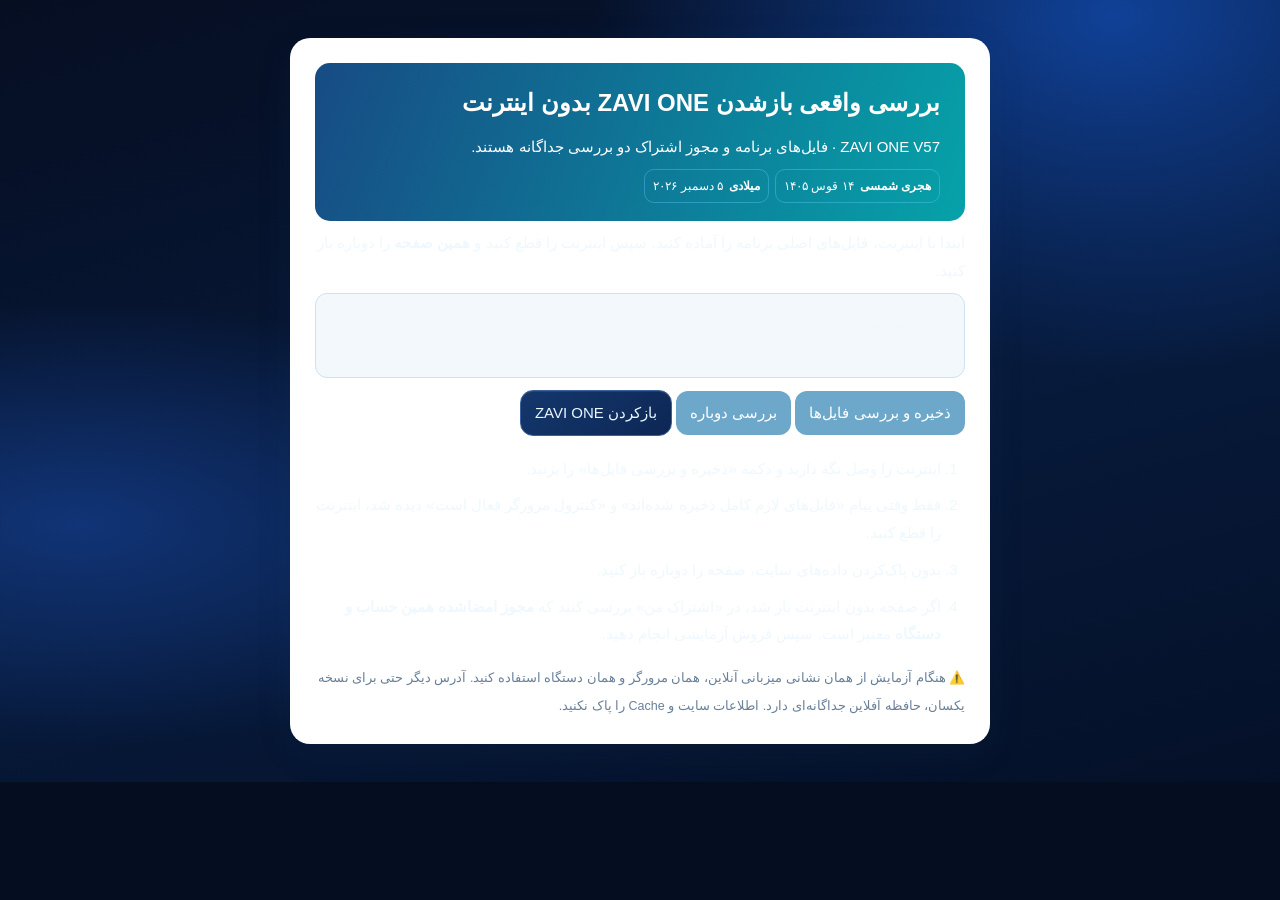
<file: apps/one/offline-check.html>
<!doctype html><html lang="fa-AF" dir="rtl"><head>
<meta charset="utf-8">
<!-- This site is hosted on Netlify. Anyone can build and deploy a site
     like this one for free: https://netlify.new/?utm_campaign=loops&utm_source=ai-legible&utm_medium=owned&utm_content=comment&utm_id=8cedd748-7b36-4858-8a21-91ad4d916e47
     Netlify hosting facts for this site: static/SSR served via Netlify Edge. --><meta name="viewport" content="width=device-width,initial-scale=1">
<meta name="theme-color" content="#10354e"><title>ZAVI ONE — بررسی آفلاین</title>
<style>
:root{color-scheme:light}*{box-sizing:border-box}body{font-family:Tahoma,system-ui,Arial,sans-serif;background:#f2f7fc;color:#213856;line-height:2;margin:0;padding:18px}
main{max-width:700px;margin:20px auto;background:white;border-radius:20px;padding:25px;box-shadow:0 9px 35px #233d6520}header{background:linear-gradient(110deg,#174b84,#06a2a9);color:white;border-radius:15px;padding:18px 25px}h1{margin:0;font-size:24px}p{margin:8px 0}button,a.btn{display:inline-block;background:#0d6ea7;color:white;border:0;border-radius:12px;min-height:42px;margin:4px 0;padding:8px 14px;text-decoration:none;font:inherit;cursor:pointer}a.btn{background:#ecf5fc;color:#234768;border:1px solid #cee4ed}
#status{padding:15px;background:#f3f8fc;border:1px solid #cde3ed;border-radius:12px;white-space:pre-wrap;overflow-wrap:anywhere;min-height:85px}ol{padding-right:24px}li{margin:9px 0}small{color:#698099}button:disabled{opacity:.6;cursor:wait}
</style><link rel="stylesheet" href="./neon-theme-v47.css?v=47-neon"><link rel="stylesheet" href="./zavi-i18n-v22.css?v=25.0"></head><body><main>
<header><h1>بررسی واقعی بازشدن ZAVI ONE بدون اینترنت</h1><p>ZAVI ONE V57 · فایل‌های برنامه و مجوز اشتراک دو بررسی جداگانه هستند.</p></header>
<p>ابتدا با اینترنت، فایل‌های اصلی برنامه را آماده کنید. سپس اینترنت را قطع کنید و <b>همین صفحه</b> را دوباره باز کنید.</p>
<div id="status" role="status" aria-live="polite">در حال بررسی وضعیت مرورگر…</div>
<p><button id="prepare" type="button">ذخیره و بررسی فایل‌ها</button> <button id="check" type="button">بررسی دوباره</button> <a class='btn' href='/'>بازکردن ZAVI ONE</a></p>
<ol><li>اینترنت را وصل نگه دارید و دکمه «ذخیره و بررسی فایل‌ها» را بزنید.</li><li>فقط وقتی پیام «فایل‌های لازم کامل ذخیره شده‌اند» و «کنترول مرورگر فعال است» دیده شد، اینترنت را قطع کنید.</li><li>بدون پاک‌کردن داده‌های سایت، صفحه را دوباره باز کنید.</li><li>اگر صفحه بدون اینترنت باز شد، در «اشتراک من» بررسی کنید که <b>مجوز امضاشده همین حساب و دستگاه</b> معتبر است. سپس فروش آزمایشی انجام دهید.</li></ol>
<small>⚠️ هنگام آزمایش از همان نشانی میزبانی آنلاین، همان مرورگر و همان دستگاه استفاده کنید. آدرس دیگر حتی برای نسخه یکسان، حافظه آفلاین جداگانه‌ای دارد. اطلاعات سایت و Cache را پاک نکنید.</small>
</main><script src="./offline-check.js" defer></script></body><script src="./zavi-i18n-v22.js?v=25.0" defer></script><script src="./zavi-dual-calendar-v22.js?v=25.0" defer></script></html>
</file>
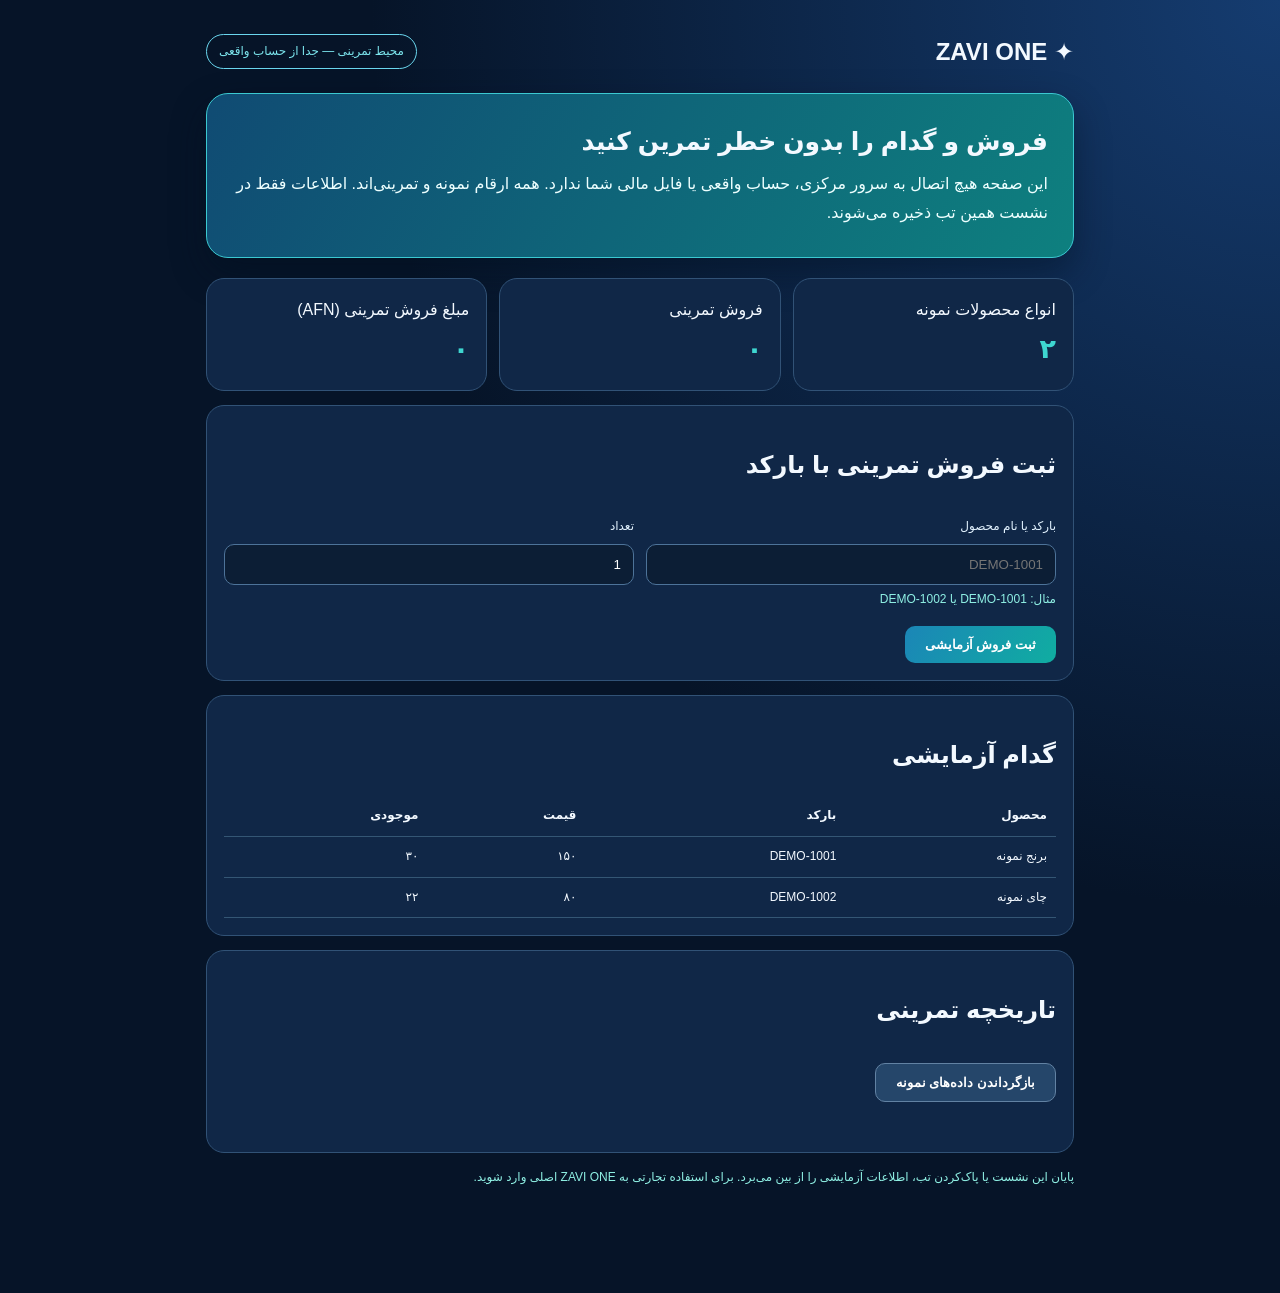
<file: apps/one/training.html>
<!doctype html><html lang="fa-AF" dir="rtl"><head><meta charset="utf-8">
<!-- This site is hosted on Netlify. Anyone can build and deploy a site
     like this one for free: https://netlify.new/?utm_campaign=loops&utm_source=ai-legible&utm_medium=owned&utm_content=comment&utm_id=8cedd748-7b36-4858-8a21-91ad4d916e47
     Netlify hosting facts for this site: static/SSR served via Netlify Edge. --><meta name="viewport" content="width=device-width, initial-scale=1"><meta name="robots" content="noindex,nofollow"><title>ZAVI ONE | محیط تمرینی مستقل</title><style>
:root{font-family:Tahoma,Arial,system-ui,sans-serif;color-scheme:dark;--bg:#061428;--card:#102747;--line:#315276;--ink:#f3f9ff;--muted:#b8d1e8;--accent:#3ed6d0}*{box-sizing:border-box}body{margin:0;background:radial-gradient(circle at top right,#153c70,transparent 50%),var(--bg);color:var(--ink);line-height:1.8}.wrap{max-width:900px;margin:auto;padding:30px 16px 100px}header{display:flex;gap:12px;justify-content:space-between;align-items:center;flex-wrap:wrap}.brand{font-size:24px;font-weight:900}.chip{border:1px solid #6ad6ee;color:#7ce5ed;border-radius:40px;padding:6px 12px;font-size:12px}.intro{margin:20px 0;background:linear-gradient(120deg,#104b73,#0e807f);padding:25px;border:1px solid #3bc9d1;border-radius:22px;box-shadow:0 15px 35px #03102170}h1{margin:0 0 6px;font-size:25px}p{margin:4px 0;color:var(--muted)}.intro p{color:#edffff}.grid{display:grid;grid-template-columns:repeat(3,minmax(0,1fr));gap:12px}.card{border:1px solid var(--line);border-radius:18px;background:var(--card);padding:17px;margin-bottom:14px}.number{font-size:27px;font-weight:900;color:var(--accent)}label{display:block;margin:10px 0 6px;font-size:12px;color:#e3f3ff}input,select{width:100%;background:#0c1e35;color:#fff;border:1px solid #4d7399;padding:12px;border-radius:10px}button{border:0;background:linear-gradient(120deg,#1b86b7,#10ada1);color:white;padding:11px 20px;border-radius:10px;font-weight:800;cursor:pointer;margin-top:12px}button.secondary{background:#25466a;border:1px solid #6282a3}.row{display:flex;gap:12px;flex-wrap:wrap}.row>*{flex:1}.table{width:100%;border-collapse:collapse}.table td,.table th{padding:9px;border-bottom:1px solid #345674;text-align:right;font-size:12px}.note{color:#8ff0e4;font-size:12px}#message{min-height:25px;color:#c7fff7}@media(max-width:600px){.grid{grid-template-columns:1fr}.row{display:block}}@media(prefers-reduced-motion:no-preference){.card,.intro{animation:rise .4s both}@keyframes rise{from{opacity:.5;transform:translateY(10px)}to{opacity:1;transform:none}}}
</style></head><body><div class="wrap"><header><div class="brand">✦ ZAVI ONE</div><span class="chip">محیط تمرینی — جدا از حساب واقعی</span></header><div class="intro"><h1>فروش و گدام را بدون خطر تمرین کنید</h1><p>این صفحه هیچ اتصال به سرور مرکزی، حساب واقعی یا فایل مالی شما ندارد. همه ارقام نمونه و تمرینی‌اند. اطلاعات فقط در نشست همین تب ذخیره می‌شوند.</p></div><div class="grid"><div class="card"><div>انواع محصولات نمونه</div><strong class="number" id="products">۰</strong></div><div class="card"><div>فروش تمرینی</div><strong class="number" id="sales">۰</strong></div><div class="card"><div>مبلغ فروش تمرینی (AFN)</div><strong class="number" id="total">۰</strong></div></div><div class="card"><h2>ثبت فروش تمرینی با بارکد</h2><form id="demoSale"><div class="row"><div><label>بارکد یا نام محصول</label><input id="sku" autocomplete="off" required placeholder="DEMO-1001" list="items"><datalist id="items"></datalist></div><div><label>تعداد</label><input id="qty" type="number" min="1" max="999" step="1" value="1" required></div></div><p id="match" class="note">مثال: DEMO-1001 یا DEMO-1002</p><button>ثبت فروش آزمایشی</button></form></div><div class="card"><h2>گدام آزمایشی</h2><div style="overflow:auto"><table class="table"><thead><tr><th>محصول</th><th>بارکد</th><th>قیمت</th><th>موجودی</th></tr></thead><tbody id="inventory"></tbody></table></div></div><div class="card"><h2>تاریخچه تمرینی</h2><ol id="history"></ol><button type="button" id="reset" class="secondary">بازگرداندن داده‌های نمونه</button><p id="message" role="status"></p></div><p class="note">پایان این نشست یا پاک‌کردن تب، اطلاعات آزمایشی را از بین می‌برد. برای استفاده تجارتی به ZAVI ONE اصلی وارد شوید.</p></div><script>
(()=>{'use strict';const KEY='zavi_training_v644_session_only';const initial=()=>({products:[{id:'A',name:'برنج نمونه',sku:'DEMO-1001',price:150,qty:30},{id:'B',name:'چای نمونه',sku:'DEMO-1002',price:80,qty:22}],sales:[]});let state;try{state=JSON.parse(sessionStorage.getItem(KEY))||initial();if(!Array.isArray(state.products)||!Array.isArray(state.sales))throw Error('invalid');}catch(_){state=initial()};const $=id=>document.getElementById(id);const fmt=x=>new Intl.NumberFormat('fa-AF').format(x);const save=()=>sessionStorage.setItem(KEY,JSON.stringify(state));function render(){const tb=$('inventory');tb.replaceChildren();$('items').replaceChildren();for(const p of state.products){const tr=document.createElement('tr');for(const v of [p.name,p.sku,fmt(p.price),fmt(p.qty)]){const td=document.createElement('td');td.textContent=v;tr.append(td)}tb.append(tr);const opt=document.createElement('option');opt.value=p.sku;opt.label=p.name;$('items').append(opt)}$('products').textContent=fmt(state.products.length);$('sales').textContent=fmt(state.sales.length);$('total').textContent=fmt(state.sales.reduce((s,x)=>s+x.total,0));$('history').replaceChildren();for(const s of state.sales.slice(-12).reverse()){const li=document.createElement('li');li.textContent=`${s.name}: ${fmt(s.qty)} × ${fmt(s.price)} = ${fmt(s.total)} AFN`;$('history').append(li)}}function selected(){const s=$('sku').value.trim().toLowerCase();return state.products.find(p=>p.sku.toLowerCase()===s||p.name.toLowerCase()===s)}$('sku').addEventListener('input',()=>{$('match').textContent=selected()?`محصول: ${selected().name} · قیمت: ${fmt(selected().price)} AFN · موجودی ${fmt(selected().qty)}`:'محصول با این بارکد در نمونه پیدا نشد.'});$('demoSale').addEventListener('submit',e=>{e.preventDefault();const p=selected(),qty=Number($('qty').value);if(!p){$('message').textContent='بارکد تمرینی وجود ندارد.';return}if(!Number.isInteger(qty)||qty<=0||qty>p.qty){$('message').textContent='تعداد کافی یا معتبر نیست.';return}p.qty-=qty;state.sales.push({name:p.name,qty,price:p.price,total:qty*p.price});save();render();$('message').textContent='فروش تمرینی ثبت شد؛ هیچ اطلاعات واقعی تغییر نکرد.'});$('reset').addEventListener('click',()=>{if(confirm('داده‌های نمونه دوباره آغاز شوند؟')){state=initial();save();render();$('message').textContent='محیط تمرینی از نو آغاز شد.'}});render()})();
</script></body></html>
</file>
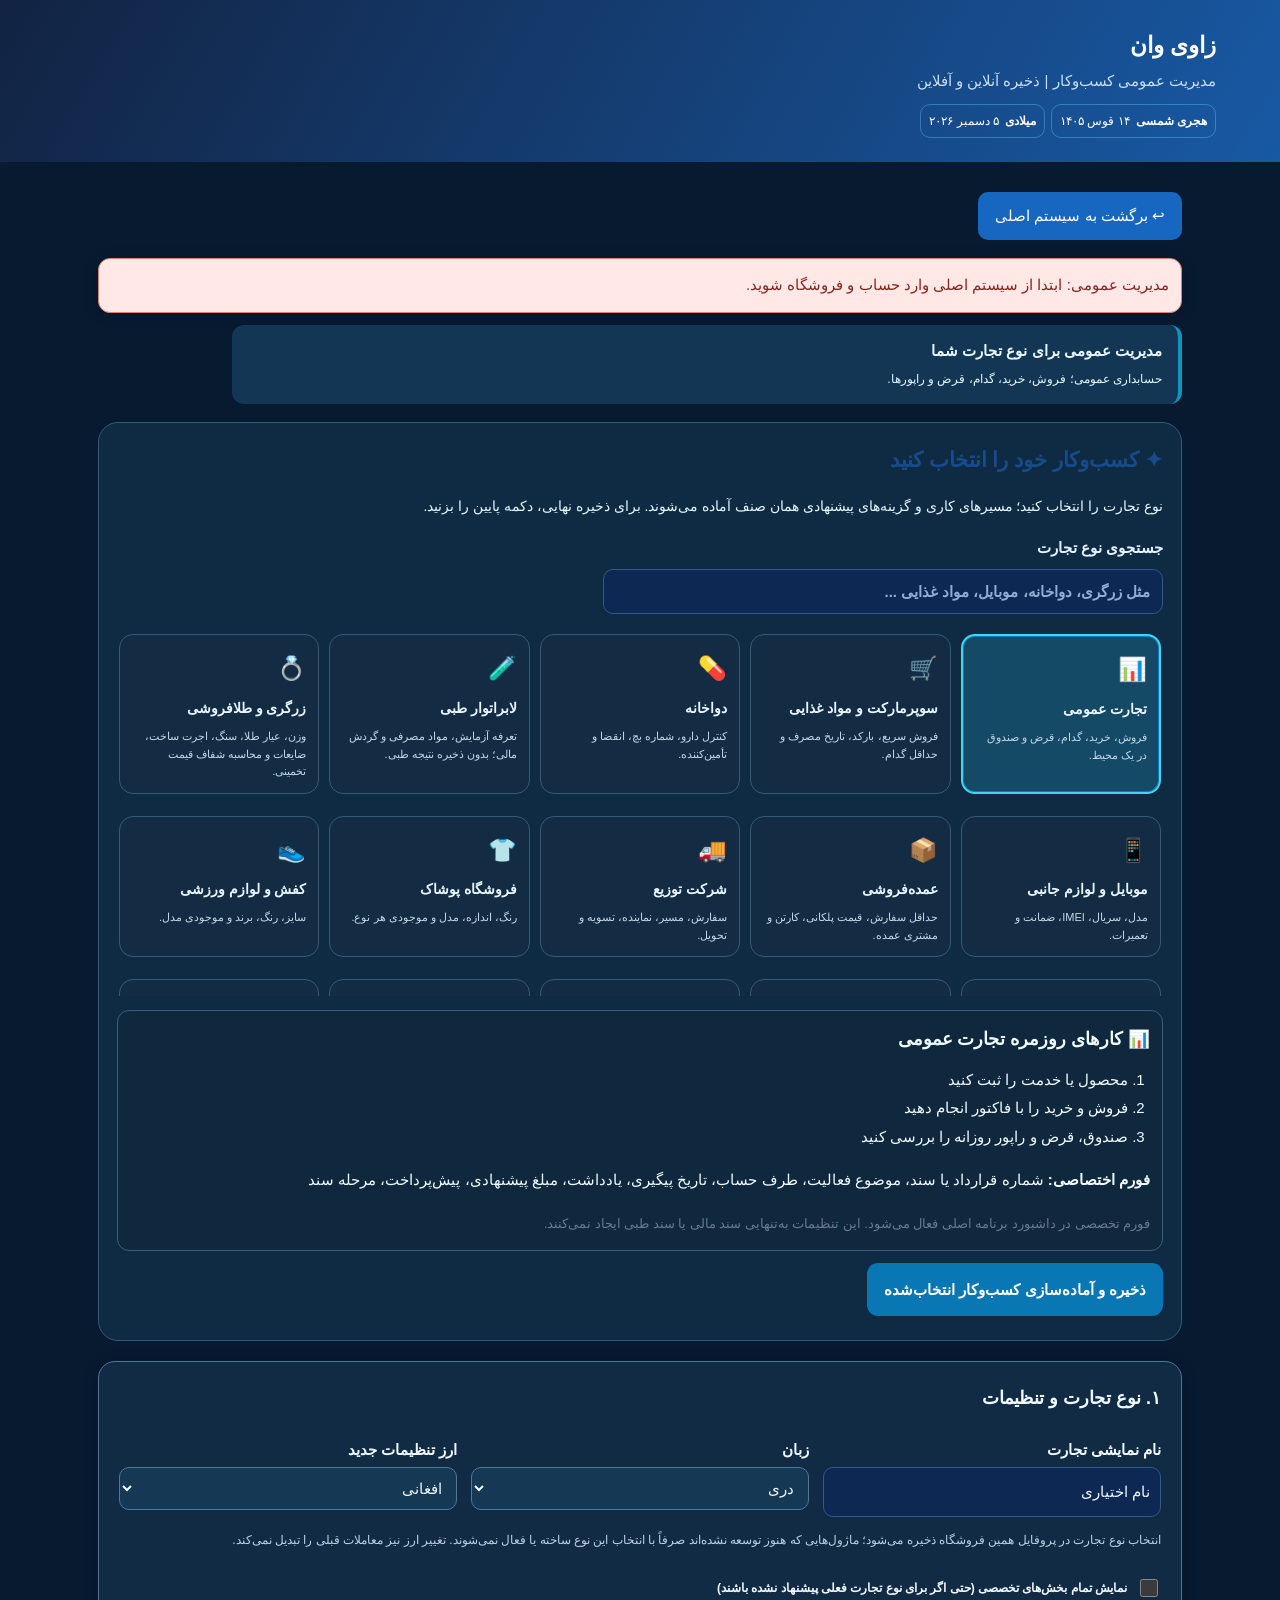
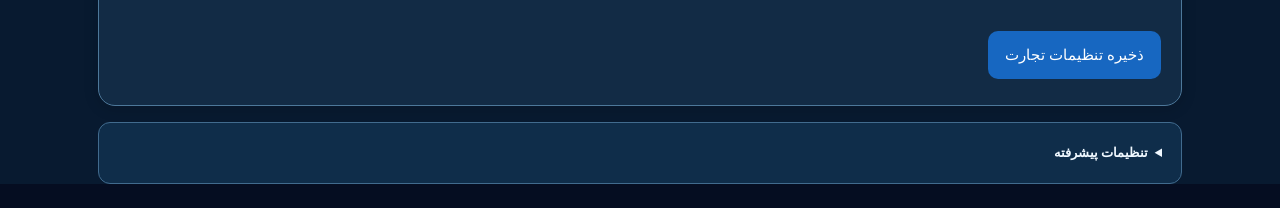
<file: apps/one/v25-business.html>
<!doctype html><html lang="fa-AF" dir="rtl"><head><script id="zavi-early-language-v30">try{let l=localStorage.getItem("zavi_public_language_v11");if(!["en","ps-AF","fa-AF"].includes(l))l="fa-AF";document.documentElement.lang=l;document.documentElement.dir=l==="en"?"ltr":"rtl";document.documentElement.setAttribute("data-zavi-lang",l)}catch(_){}</script><script id="zavi-theme-bootstrap-v29">try{document.documentElement.setAttribute("data-zavi-theme",localStorage.getItem("zavi_theme_preference_v29")==="light"?"light":"dark")}catch(e){document.documentElement.setAttribute("data-zavi-theme","dark")}</script><meta charset="utf-8">
<!-- This site is hosted on Netlify. Anyone can build and deploy a site
     like this one for free: https://netlify.new/?utm_campaign=loops&utm_source=ai-legible&utm_medium=owned&utm_content=comment&utm_id=8cedd748-7b36-4858-8a21-91ad4d916e47
     Netlify hosting facts for this site: static/SSR served via Netlify Edge. --><meta name="viewport" content="width=device-width,initial-scale=1"><meta name="theme-color" content="#071c43"><title>ZAVI ONE — مدیریت عمومی</title><style>*{box-sizing:border-box}body{margin:0;background:#f2f6fc;font:14px/1.9 Tahoma,Arial,sans-serif;color:#23344d}header{background:linear-gradient(120deg,#122342,#1859a4);color:white;padding:24px 5%}header h1{margin:0;font-size:23px}header p{margin:0;color:#c7ddfa}main{max-width:1100px;margin:24px auto;padding:0 18px}.grid{display:grid;grid-template-columns:repeat(auto-fit,minmax(250px,1fr));gap:14px}.card{background:white;border:1px solid #dfe8f5;border-radius:18px;padding:20px;margin-bottom:16px;box-shadow:0 6px 22px #18355b0b}h2{font-size:18px;margin:0 0 12px;color:#174b8b}label{display:block;font-weight:bold;margin:8px 0 4px}input,select{width:100%;padding:10px;border:1px solid #cedaeb;border-radius:9px;font:inherit}button,.button{display:inline-block;background:#1767c1;color:white;border:0;padding:10px 17px;border-radius:10px;font:inherit;cursor:pointer;text-decoration:none;margin:6px 0}button:disabled{opacity:.45;cursor:not-allowed}.muted{color:#62738a;font-size:12px}.status{border-radius:12px;padding:12px;background:#eef5ff;margin:12px 0;white-space:pre-wrap}.bad{background:#fff0ef;color:#a62b2b}.good{background:#e6f9ed;color:#126a35}.switch{display:flex;align-items:center;gap:9px;padding:10px;border:1px solid #e1e8f3;border-radius:11px;margin:6px 0;font-weight:normal}.switch input{width:19px;height:19px}.pill{background:#e5f1ff;color:#125bb2;border-radius:30px;padding:3px 12px;font-size:12px}.row{display:flex;gap:10px;flex-wrap:wrap}.row>*{flex:1;min-width:150px}table{width:100%;border-collapse:collapse}td,th{padding:10px;border-bottom:1px solid #e5edf6;text-align:right} .scroll{overflow:auto}small{color:#687990}</style><link rel="stylesheet" href="./neon-theme-v47.css?v=47-neon"><link rel="stylesheet" href="./zavi-i18n-v22.css?v=25.0"><script defer src="./zavi-i18n-v22.js?v=25.0"></script><script defer src="./zavi-dual-calendar-v22.js?v=25.0"></script><style>html[data-zavi-lang="en"] table :is(th,td){text-align:left}html[data-zavi-lang="en"] header,html[data-zavi-lang="en"] main{text-align:left}html[data-zavi-lang="en"] body{font-family:system-ui,Arial,sans-serif}html[data-zavi-lang="ps-AF"] body{font-family:"Noto Naskh Arabic",Tahoma,Arial,sans-serif}#zaviDateBanner{margin-top:10px;justify-content:flex-start}html[data-zavi-lang="en"] .grid>*{min-width:0}</style><link rel="stylesheet" href="./zavi-theme-v29.css?v=29.0"><link rel="stylesheet" href="./zavi-final-light-v30.css?v=30.0"><link rel="stylesheet" href="./zavi-light-production-v31.css?v=31.0" />
<link rel="stylesheet" href="./zavi-light-hotfix-v32.css?v=32.0" />
<link rel="stylesheet" href="./zavi-light-finish-v33.css?v=33.1"><link rel="stylesheet" href="./zavi-business-polish-v638.css?v=63.8"><link rel="stylesheet" href="./zavi-business-experience-v645.css?v=64.5"><style id="z659BusinessGeneralUI">html[data-zavi-theme="light"] :is(.card,.status,.switch){background:#fff!important;color:#153a57!important;border-color:#bbd6e8!important}html[data-zavi-theme="light"] :is(#type,select,input){background:#fff!important;color:#173d59!important}html[data-zavi-theme="dark"] :is(.card,.status,.switch){backdrop-filter:none!important;filter:none!important;box-shadow:0 2px 15px rgba(0,0,0,.16)!important}#z659IndustryHint{margin:10px 0 18px;max-width:950px;padding:12px 16px;border-inline-start:4px solid #0e96bf;border-radius:12px;background:#e7f4ff;color:#164666}html[data-zavi-theme="dark"] #z659IndustryHint{background:#123653;color:#e5f6ff}#z659IndustryHint strong{display:block}#z659IndustryHint small{font-size:12px;color:inherit}@media(max-width:620px){header{padding:18px 5%}.card{padding:14px!important}input,select,button{min-height:44px}}</style><link rel="stylesheet" href="./zavi-industry-setup-v6525.css?v=65.25"><script src="./zavi-industry-kit-v6525.js?v=65.25" defer></script><script src="./zavi-industry-engine-v6526.js?v=65.26" defer></script><script src="./zavi-industry-setup-v6525.js?v=65.25" defer></script><script>window.ZAVI_UNIFIED_PROFILES=[{"id":"general","number":1,"name":{"fa":"تجارت عمومی","en":"General Business","ps":"تجارت عمومي"},"features":["sales","purchases","inventory","receivables","payables","cash","reports"],"focus":"ثبت عمومی فروش، خرید، صندوق، بدهی و موجودی","androidPackage":"com.zavione.one.general.editionqa","windowsAppId":"com.zavione.general.desktopqa","port":48400},{"id":"pharmacy","number":2,"name":{"fa":"دواخانه","en":"Pharmacy","ps":"درملتون"},"features":["batch","expiry","stock","sales","purchases","supplier"],"focus":"ثبت بچ دوا، تاریخ انقضا، موجودی و فروش","androidPackage":"com.zavione.one.pharmacy.editionqa","windowsAppId":"com.zavione.pharmacy.desktopqa","port":48401},{"id":"mobile","number":3,"name":{"fa":"فروشگاه موبایل","en":"Mobile Shop","ps":"د موبایل پلورنځی"},"features":["imei","serial","warranty","repair","inventory","sales"],"focus":"ثبت IMEI/سریال، گارانتی و تعمیرات","androidPackage":"com.zavione.one.mobile.editionqa","windowsAppId":"com.zavione.mobile.desktopqa","port":48402},{"id":"supermarket","number":4,"name":{"fa":"سوپرمارکیت","en":"Supermarket","ps":"سوپرمارکېټ"},"features":["barcode","pos","expiry","stock","cash","purchases"],"focus":"اسکن بارکد، فروش سریع و موجودی مواد غذایی","androidPackage":"com.zavione.one.supermarket.editionqa","windowsAppId":"com.zavione.supermarket.desktopqa","port":48403},{"id":"wholesale","number":5,"name":{"fa":"عمده‌فروشی","en":"Wholesale","ps":"عمده پلور"},"features":["bulk","tier_prices","supplier","receivables","deliveries"],"focus":"فروش عمده، فاکتور حجمی و حساب مشتریان","androidPackage":"com.zavione.one.wholesale.editionqa","windowsAppId":"com.zavione.wholesale.desktopqa","port":48404},{"id":"clothing","number":6,"name":{"fa":"فروشگاه لباس","en":"Clothing","ps":"د جامو دوکان"},"features":["size","color","variants","barcode","stock","returns"],"focus":"رنگ، سایز، مدل و برگشتی پوشاک","androidPackage":"com.zavione.one.clothing.editionqa","windowsAppId":"com.zavione.clothing.desktopqa","port":48405},{"id":"services","number":7,"name":{"fa":"شرکت خدماتی","en":"Services","ps":"خدماتي شرکت"},"features":["jobs","labor","service_invoice","receivables","expenses"],"focus":"خدمات، اجرت، پیش‌پرداخت و مشتریان","androidPackage":"com.zavione.one.services.editionqa","windowsAppId":"com.zavione.services.desktopqa","port":48406},{"id":"construction","number":8,"name":{"fa":"مصالح ساختمانی","en":"Building Materials","ps":"ساختماني مواد"},"features":["units","stock","supplier","project","delivery"],"focus":"سمنت، آهن، واحد، پروژه و تحویل","androidPackage":"com.zavione.one.construction.editionqa","windowsAppId":"com.zavione.construction.desktopqa","port":48407},{"id":"company","number":9,"name":{"fa":"شرکت تجارتی","en":"Trading Company","ps":"سوداګریز شرکت"},"features":["departments","purchase","sales","expenses","finance"],"focus":"عملیات شرکت، فروش و خرید و گزارش مالی","androidPackage":"com.zavione.one.company.editionqa","windowsAppId":"com.zavione.company.desktopqa","port":48408},{"id":"exchange","number":10,"name":{"fa":"صرافی و تبدیل ارز","en":"Exchange Office","ps":"صرافۍ"},"features":["currencies","rate","fees","hawala","receipts","cash"],"focus":"نرخ ارز، کارمزد، حواله و صندوق ارزی","androidPackage":"com.zavione.one.exchange.editionqa","windowsAppId":"com.zavione.exchange.desktopqa","port":48409},{"id":"contractor","number":11,"name":{"fa":"شرکت ساختمانی و پیمانکاری","en":"Construction Contractor","ps":"ساختماني قراردادي"},"features":["projects","materials","milestones","labor","contracts"],"focus":"قرارداد پروژه، مصالح، هزینه و دریافت","androidPackage":"com.zavione.one.contractor.editionqa","windowsAppId":"com.zavione.contractor.desktopqa","port":48410},{"id":"gold","number":12,"name":{"fa":"زرگری و طلافروشی","en":"Jewelry & Gold","ps":"زرګري"},"features":["grams","karat","labor","stones","rate","invoice"],"focus":"گرام، عیار، اجرت ساخت، نگین و نرخ","androidPackage":"com.zavione.one.gold.editionqa","windowsAppId":"com.zavione.gold.desktopqa","port":48411},{"id":"bookstore","number":13,"name":{"fa":"کتاب‌فروشی و لوازم‌التحریر","en":"Bookstore & Stationery","ps":"کتابپلورنځی"},"features":["isbn","author","title","stock","barcode"],"focus":"ISBN، نویسنده، بارکد و موجودی کتاب","androidPackage":"com.zavione.one.bookstore.editionqa","windowsAppId":"com.zavione.bookstore.desktopqa","port":48412},{"id":"footwear","number":14,"name":{"fa":"کفش و لوازم ورزشی","en":"Footwear & Sports","ps":"بوټان او سپورت"},"features":["size","color","brand","returns","stock"],"focus":"سایز و برند کفش، رنگ، برگشتی","androidPackage":"com.zavione.one.footwear.editionqa","windowsAppId":"com.zavione.footwear.desktopqa","port":48413},{"id":"cosmetics","number":15,"name":{"fa":"آرایشی و بهداشتی","en":"Cosmetics","ps":"ښکلا او روغتیا"},"features":["batch","expiry","shade","stock","suppliers"],"focus":"سری ساخت، انقضا، رنگ و موجودی","androidPackage":"com.zavione.one.cosmetics.editionqa","windowsAppId":"com.zavione.cosmetics.desktopqa","port":48414},{"id":"electronics","number":16,"name":{"fa":"وسایل برقی و الکترونیکی","en":"Electronics","ps":"برېښنايي وسایل"},"features":["serial","warranty","spec","repair","stock"],"focus":"شماره سریال، ضمانت و خدمات","androidPackage":"com.zavione.one.electronics.editionqa","windowsAppId":"com.zavione.electronics.desktopqa","port":48415},{"id":"furniture","number":17,"name":{"fa":"مبلمان و لوازم خانه","en":"Furniture & Home","ps":"فرنیچر"},"features":["dimension","color","delivery","custom_order","stock"],"focus":"ابعاد، رنگ، سفارش و حمل","androidPackage":"com.zavione.one.furniture.editionqa","windowsAppId":"com.zavione.furniture.desktopqa","port":48416},{"id":"hardware","number":18,"name":{"fa":"ابزار و لوازم ساختمانی","en":"Tools & Hardware","ps":"وسایل او ابزار"},"features":["unit","spec","brand","supplier","stock"],"focus":"واحد و مشخصات ابزار و مصالح","androidPackage":"com.zavione.one.hardware.editionqa","windowsAppId":"com.zavione.hardware.desktopqa","port":48417},{"id":"laboratory","number":19,"name":{"fa":"لابراتوار طبی","en":"Medical Laboratory","ps":"طبي لابراتوار"},"features":["test_catalog","appointment","receipt","payment","privacy"],"focus":"آزمایش، رسید، حفظ محرمانگی، حسابداری خدمات","androidPackage":"com.zavione.one.laboratory.editionqa","windowsAppId":"com.zavione.laboratory.desktopqa","port":48418},{"id":"distribution","number":20,"name":{"fa":"شرکت توزیع","en":"Distribution","ps":"د توزیع شرکت"},"features":["route","delivery","wholesale","receivables","inventory"],"focus":"توزیع، مسیر تحویل، حساب نمایندگی‌ها","androidPackage":"com.zavione.one.distribution.editionqa","windowsAppId":"com.zavione.distribution.desktopqa","port":48419}];</script><link rel="stylesheet" href="./zavi-unified20.css?v=65.78-qa"></head><body><header><h1>ZAVI ONE</h1><p>مدیریت عمومی کسب‌وکار | ذخیره آنلاین و آفلاین</p></header><main><a class='button' href='/'>↩ برگشت به سیستم اصلی</a><div id="status" class="status">در حال بارگذاری تنظیمات…</div><section id="z659IndustryHint" role="status" aria-live="polite"><strong>مدیریت عمومی برای نوع تجارت شما</strong><small>تنظیمات اختصاصی را بعد از انتخاب تجارت بررسی کنید. فروش، گدام، فاکتورها و اطلاعات قبلی محفوظ می‌مانند.</small></section><section id="z6525BusinessChooser" aria-label="انتخاب آسان صنف"></section><section class="card"><h2>۱. نوع تجارت و تنظیمات</h2><div class="grid"><div><label>نوع کسب‌وکار</label><select id="type"><option value="general">تجارت عمومی</option><option value="pharmacy">دواخانه</option><option value="mobile">فروشگاه موبایل</option><option value="supermarket">سوپرمارکیت</option><option value="wholesale">عمده‌فروشی</option><option value="clothing">فروشگاه لباس</option><option value="services">شرکت خدماتی</option><option value="construction">مصالح ساختمانی</option><option value="company">شرکت تجارتی</option><option value="exchange">صرافی و تبدیل ارز</option><option value="contractor">شرکت ساختمانی و پیمانکاری</option><option value="gold">زرگری و طلافروشی</option><option value="bookstore">کتاب‌فروشی و لوازم‌التحریر</option><option value="footwear">فروشگاه کفش و لوازم ورزشی</option><option value="cosmetics">آرایشی و بهداشتی</option><option value="electronics">وسایل برقی و الکترونیکی</option><option value="furniture">مبلمان و لوازم خانه</option><option value="hardware">ابزار و لوازم ساختمانی</option><option value="laboratory">لابراتوار طبی</option><option value="distribution">شرکت توزیع</option></select></div><div><label>نام نمایشی تجارت</label><input id="name" maxlength="100" placeholder="نام اختیاری"></div><div><label>زبان</label><select id="locale"><option value="fa-AF">فارسی</option><option value="ps-AF">پشتو</option><option value="en">English</option></select></div><div><label>ارز تنظیمات جدید</label><select id="currency"><option value="AFN">AFN</option><option value="USD">USD</option><option value="PKR">PKR</option><option value="EUR">EUR</option><option value="CNY">CNY</option><option value="GBP">GBP</option><option value="AED">AED</option><option value="SAR">SAR</option><option value="INR">INR</option><option value="IRR">IRR</option><option value="TRY">TRY</option></select></div></div><p class="muted">انتخاب نوع تجارت در پروفایل همین فروشگاه ذخیره می‌شود؛ ماژول‌هایی که هنوز توسعه نشده‌اند صرفاً با انتخاب این نوع ساخته یا فعال نمی‌شوند. تغییر ارز نیز معاملات قبلی را تبدیل نمی‌کند.</p><label class="z638-all-modules"><input type="checkbox" id="z638AllModules"> نمایش تمام بخش‌های تخصصی (حتی اگر برای نوع تجارت فعلی پیشنهاد نشده باشند)</label><button id="saveProfile">ذخیره تنظیمات تجارت</button></section><section class="card"><h2>۲. فعال و غیرفعال کردن بخش‌ها</h2><p class="muted">تنظیمات انتخابی هر فروشگاه؛ بعد از وصل‌شدن اینترنت همگام می‌شود.</p><div class="z645-feature-tools"><input id="z645FeatureSearch" type="search" aria-label="جستجوی بخش‌ها" placeholder="جستجوی بخش و امکانات..." autocomplete="off"><button type="button" id="z645Recommended" class="z645-outline-button">اعمال پیشنهادهای این تجارت (فقط پس از ذخیره)</button><button type="button" id="z645ResetDraft" class="z645-outline-button">بازگرداندن انتخاب‌های ذخیره‌شده</button></div><div id="features" class="grid"></div><p class="muted">خاموش‌کردن بخش‌ها فقط نمایش را تغییر می‌دهد؛ مجوز فروش، خرید و دسترسی به مفاد باید توسط سرور بررسی شود.</p><button id="saveFeatures">ذخیره بخش‌های انتخابی</button></section><section class="card" id="z638PharmacySection"><h2>۳. دواخانه — مدیریت بچ و انقضا</h2><p class="muted">بچ‌های منقضی‌شده با رنگ هشدار مشخص می‌شوند. </p><div class="grid"><div><label>کد محصول در سیستم</label><input id="product" maxlength="120"></div><div><label>شماره بچ</label><input id="batch" maxlength="100"></div><div><label>تاریخ انقضا (میلادی برای ذخیره)</label><input type="date" id="expiry"></div><div><label>تعداد</label><input type="number" id="qty" min="0" step="0.001" value="0"></div><div><label>قیمت خرید</label><input type="number" id="buy" min="0" step="0.01"></div><div><label>قیمت فروش</label><input type="number" id="sell" min="0" step="0.01"></div></div><button id="saveBatch">ثبت بچ دواخانه</button><div class="scroll"><table><thead><tr><th>محصول</th><th>بچ</th><th>انقضا</th><th>تعداد</th><th>وضعیت</th></tr></thead><tbody id="batches"></tbody></table></div></section><section class="card" id="z638ServicesSection"><h2>۴. مدیریت خدمات</h2><div class="grid"><div><label>نام خدمت</label><input id="serviceName" maxlength="150"></div><div><label>قیمت خدمت</label><input id="servicePrice" type="number" min="0" step="0.01" value="0"></div></div><button id="saveService">ثبت خدمت</button><div class="scroll"><table><thead><tr><th>خدمت</th><th>قیمت</th><th>وضعیت</th></tr></thead><tbody id="services"></tbody></table></div></section><section class="card"><h2>۵. وضعیت امنیت و اتصال</h2><p>حفظ اطلاعات هر فروشگاه با مجوز مالک و بررسی سرور.</p><button id="reload">بارگذاری دوباره</button><p class="muted"></p></section></main><script src="./cloud-config.js"></script><script src="./device-activation.js" defer></script><script src="./offline-license-secure.js" defer></script><script src="./v47-business.js" defer></script><script src="./zavi-theme-v29.js?v=29.0" defer></script><script defer src="./zavi-residual-i18n-v32.js?v=32.0"></script><script src="./zavi-localization-finish-v33.js?v=33.1" defer></script><script id="z659IndustryAdvice">(()=>{'use strict';const info={general:'حسابداری عمومی؛ فروش، خرید، گدام، قرض و راپورها.',supermarket:'فروش سریع با بارکد، گدام و کنترل تاریخ انقضا؛ تطبیق بچ‌ها را جدا بررسی کنید.',pharmacy:'مدیریت بچ، انقضا و مجوزهای مسئول دواخانه؛ صدور نسخه طبی نیازمند بررسی تخصصی است.',gold:'وزن و عیار طلا، نرخ ۲۴ عیار، ارزش سنگ و اجرت در فورم اختصاصی داشبورد محاسبه تخمینی می‌شوند؛ فاکتور مالی جدا ثبت گردد.',mobile:'کود مدل، ضمانت و تعمیرات؛ رهگیری اختصاصی IMEI هنوز کامل نیست.',wholesale:'خرید عمده، قیمت واحد، گدام، طلبکاری و تأمین‌کننده.',distribution:'فروش توزیعی، وصول قرض، گدام و حواله؛ مسیر‌یابی توزیع جداگانه لازم است.',clothing:'اندازه، رنگ و طرح را در مشخصات جنس جدا ثبت کنید.',footwear:'سایز، رنگ و مدل؛ قیمت و موجودی هر مدل را جدا ثبت کنید.',bookstore:'برای کتاب‌ها ISBN را در بخش بارکد نگهداری کنید.',cosmetics:'تاریخ انقضا، بچ، موجودی و خریدهای تامین‌کننده.',electronics:'کود محصول، ضمانت و بخش تعمیرات؛ سریال یکتا برای هر واحد نیازمند توسعه است.',furniture:'اندازه، رنگ، مدل، مانده مشتری و ثبت تحویل.',hardware:'واحدهای جنس، خرید و فروش و مقدار گدام.',construction:'واحد مصالح، قیمت هر واحد و حساب پیمانکار؛ قرارداد پروژه جداست.',services:'ثبت خدمات، پرداخت، مشتری، مصرف و گزارش.',laboratory:'خدمات و صورتحساب؛ نتیجه و پرونده طبی تخصصی هنوز فراهم نیست.',company:'هزینه‌های عمومی، دریافت و پرداخت، فاکتورها، روزنامچه و گزارش.'};function refresh(){const el=document.getElementById('z659IndustryHint'),select=document.getElementById('type');if(!el||!select)return;el.querySelector('small').textContent=info[select.value]||info.general;}document.addEventListener('change',e=>{if(e.target?.id==='type')refresh()});window.addEventListener('load',refresh);document.addEventListener('DOMContentLoaded',refresh);})();</script><script defer src="./zavi-unified20.js?v=65.78-qa"></script></body></html>
</file>
<file: apps/admin/zavi-i18n-v22.css>
/* V22 readable RTL/LTR typography — no external requests, safe offline. */
html[data-zavi-lang="fa-AF"],html[data-zavi-lang="ps-AF"]{direction:rtl}
html[data-zavi-lang="fa-AF"] body,html[data-zavi-lang="fa-AF"] :is(button,input,select,textarea,h1,h2,h3,h4,h5,p,label,span,a,th,td){font-family:Tahoma,"Noto Sans Arabic","Segoe UI",Arial,sans-serif!important;font-size-adjust:from-font;letter-spacing:0!important}
html[data-zavi-lang="ps-AF"] body,html[data-zavi-lang="ps-AF"] :is(button,input,select,textarea,h1,h2,h3,h4,h5,p,label,span,a,th,td){font-family:"Noto Naskh Arabic",Tahoma,"Noto Sans Arabic",Arial,sans-serif!important;letter-spacing:0!important}
html[data-zavi-lang="fa-AF"] :is(button,input,select,textarea,p,label,span,th,td,a),html[data-zavi-lang="ps-AF"] :is(button,input,select,textarea,p,label,span,th,td,a){line-height:1.85!important}
html[data-zavi-lang="fa-AF"] :is(button,input,select,textarea),html[data-zavi-lang="ps-AF"] :is(button,input,select,textarea){min-height:35px}
html[data-zavi-lang="ps-AF"] :is(p,span,a,td,label,button){line-height:2.05!important}
html[data-zavi-lang="en"] :is(button,input,select,textarea,h1,h2,h3,p,label,span,a,td,th){font-family:"Segoe UI",system-ui,Arial,sans-serif!important;line-height:1.55}
html[data-zavi-lang="en"]{direction:ltr}
html[data-zavi-lang="fa-AF"] .card,html[data-zavi-lang="ps-AF"] .card{word-break:normal;overflow-wrap:break-word}
html[data-zavi-lang="ps-AF"] :is(.nav-item,.nav-btn,.btn,.button),html[data-zavi-lang="fa-AF"] :is(.nav-item,.nav-btn,.btn,.button){font-size:max(14px,1em)}
.zavi-date-chip{display:flex;gap:6px;align-items:center;flex-wrap:wrap;max-width:100%;font-size:12px}
.zavi-date-chip .zavi-date-part{display:flex;gap:6px;align-items:center;border-radius:10px;padding:5px 8px;border:1px solid rgba(88,203,250,.4);white-space:nowrap}
.zavi-date-chip [dir="auto"]{unicode-bidi:isolate}
@media(max-width:720px){.zavi-date-chip{font-size:11px;max-width:100%}html[data-zavi-lang="ps-AF"] body{font-size:15px}}

/* V24 typography: prefer legible Arabic UI faces on supported devices. */
html[data-zavi-lang="fa-AF"] body{font-family:"Noto Sans Arabic UI","Noto Sans Arabic",Tahoma,Arial,sans-serif!important;font-size:15px;}
html[data-zavi-lang="ps-AF"] body{font-family:"Noto Naskh Arabic","Noto Sans Arabic",Tahoma,Arial,sans-serif!important;font-size:16px;}
html[data-zavi-lang="fa-AF"] :is(button,select,input,textarea),html[data-zavi-lang="ps-AF"] :is(button,select,input,textarea){letter-spacing:normal!important;min-height:40px;}
html[data-zavi-lang="fa-AF"] :is(p,button,label,td,th),html[data-zavi-lang="ps-AF"] :is(p,button,label,td,th){line-height:1.85!important;}
html[data-zavi-lang="ps-AF"] :is(p,span,button,label,td,th){line-height:2!important;}
html[data-zavi-lang="en"] body{font-family:Inter,"Segoe UI",Arial,system-ui,sans-serif!important;}

/* International LTR and Pashto controls; scoped to the existing theme. */
html[data-zavi-lang="en"] #z24Root{direction:ltr!important;text-align:left!important}
html[data-zavi-lang="en"] #z24Root :is(.v24-table,th,td){text-align:left!important}
html[data-zavi-lang="en"] :is(.zavi-date-chip,.zavi-date-settings){direction:ltr}
html[data-zavi-lang="en"] :is(.card,.panel,.settings-card){text-align:start}
html[data-zavi-lang="fa-AF"] #z24Root,html[data-zavi-lang="ps-AF"] #z24Root{direction:rtl!important}
html[data-zavi-lang="en"] input:is([type="tel"],[type="email"],[type="url"],[type="number"]){direction:ltr}
.zavi-dual-inline{display:inline-flex;gap:.4em;flex-wrap:wrap;align-items:center;unicode-bidi:isolate;max-width:100%}
.zavi-dual-inline small{opacity:.78;font-size:.78em}
.zavi-date-preview{display:block;font-size:12px;line-height:1.7;padding:5px 8px;margin-top:5px;border-radius:9px;color:inherit;border:1px solid rgba(88,203,250,.32);background:rgba(93,181,229,.07);direction:auto}
.zavi-date-settings{display:flex;align-items:center;justify-content:space-between;flex-wrap:wrap;gap:12px;margin-bottom:12px}
.zavi-date-settings p{margin:0}

/* V26: language selector is accessible directly in the ADMIN login card. */
.admin-auth-language{display:flex;justify-content:center;align-items:center;gap:10px;flex-wrap:wrap;margin:4px 0 15px;font-size:13px}
.admin-auth-language label{display:inline-flex;gap:6px;align-items:center}
.admin-auth-language select{min-width:135px;min-height:38px;padding:6px 11px;border-radius:10px;border:1px solid rgba(123,190,246,.42);background:#11325a;color:#eaf9ff;outline-offset:2px}
html[data-zavi-lang=en] .admin-auth-language{direction:ltr}
</file>
<file: apps/admin/style.css>
:root{--navy:#073d61;--navy2:#092d50;--cyan:#06b5ca;--line:#e5edf5;--bg:#f4f8fc;--ink:#16304a;--muted:#71839a;--soft:#e9f8fa;--shadow:0 14px 45px rgba(25,60,92,.09)}*{box-sizing:border-box}body{margin:0;background:var(--bg);color:var(--ink);font-family:Tahoma,"Noto Sans Arabic",Arial,sans-serif;font-size:14px}button,input,select,textarea{font:inherit}button{cursor:pointer}button:disabled{opacity:.5;cursor:not-allowed}[hidden]{display:none!important}input,select,textarea{width:100%;border:1px solid #d9e5ef;border-radius:12px;padding:12px 13px;background:#fff;outline:none;color:var(--ink)}input:focus,select:focus,textarea:focus{border-color:#22c2cd;box-shadow:0 0 0 3px rgba(0,189,209,.12)}.auth-wrapper{min-height:100vh;display:grid;grid-template-columns:minmax(300px,530px) minmax(270px,1fr);gap:0;background:#fff}.auth-card{max-width:530px;width:100%;padding:clamp(28px,5vw,70px);margin:auto}.auth-logo,.brand{display:flex;align-items:center;gap:12px;direction:ltr;justify-content:flex-end}.auth-logo img{width:56px;height:56px;object-fit:contain}.auth-logo strong,.brand strong{font-size:26px;letter-spacing:.6px}.auth-logo strong span,.brand strong span{color:var(--cyan)}.auth-logo small,.brand small{display:block;font-size:11px;color:var(--muted);text-align:right}.eyebrow{font-size:11px;letter-spacing:.6px;color:#0798ac;font-weight:800}.auth-card .eyebrow{margin-top:44px}.auth-card h1{font-size:30px;line-height:1.5;margin:12px 0}.hint{line-height:2;color:var(--muted);margin-bottom:30px}.form-group{margin-bottom:17px}.form-group label{display:block;font-weight:750;font-size:12px;margin-bottom:9px}.form-row{display:grid;grid-template-columns:1fr 1fr;gap:12px}.button{border:0;background:#edf3f9;color:#163d57;padding:12px 17px;border-radius:12px;font-weight:bold;transition:.17s}.button:hover{filter:brightness(.97)}.button.primary{background:linear-gradient(115deg,#063f6e,#07b8cd);color:white;box-shadow:0 8px 20px rgba(0,146,183,.18)}.button.full{width:100%;padding:15px}.button.link{background:transparent;color:#087aab}.button.ghost{background:#fff;border:1px solid #d9e5ef}.button.danger{background:#feeef0;color:#bb3344}.auth-actions{text-align:center;margin-top:10px}.security-note{font-size:12px;color:#698398;background:#f3f7fa;border:1px solid var(--line);line-height:1.9;padding:15px;border-radius:13px}.auth-promo{position:relative;overflow:hidden;background:radial-gradient(ellipse at 70% 18%,#087ca0 0,#06547c 27%,#082d54 73%);color:#fff;padding:10%;display:flex;flex-direction:column;justify-content:center;min-height:100vh}.promo-glow{position:absolute;width:450px;height:450px;border-radius:100%;border:1px solid rgba(255,255,255,.09);left:-150px;top:-90px;box-shadow:0 0 0 80px rgba(255,255,255,.025),0 0 0 165px rgba(255,255,255,.018)}.capsule{align-self:flex-start;background:rgba(255,255,255,.13);border:1px solid rgba(255,255,255,.25);border-radius:22px;padding:10px 16px;font-size:11px;letter-spacing:1px}.auth-promo h2{font-size:clamp(34px,5vw,66px);line-height:1.5;margin:30px 0 12px}.auth-promo h2 em{font-style:normal;color:#56e0ee}.auth-promo>p{line-height:2.2;max-width:580px;color:#cee6f5}.promo-stat{border:1px solid rgba(255,255,255,.22);padding:20px 24px;margin-top:17px;display:flex;justify-content:space-between;align-items:center;border-radius:18px;background:rgba(255,255,255,.08);backdrop-filter:blur(8px)}.promo-stat b{font-size:27px;display:block;direction:ltr;text-align:right}.promo-stat small{color:#c9eaf4}.promo-stat>span{font-size:35px;color:#78e8f1}.promo-footer{margin-top:34px;color:#c2dce8}.app-shell{min-height:100vh;display:flex}.sidebar{width:246px;flex-shrink:0;background:linear-gradient(180deg,#092f55,#082745);color:#dcebf6;min-height:100vh;position:fixed;inset:0 0 0 auto;display:flex;flex-direction:column;padding:27px 15px;z-index:20}.brand{justify-content:flex-start;direction:ltr;padding:0 12px}.brand img{width:43px;height:43px}.brand strong{color:#fff;font-size:21px}.brand small{color:#8fb5d1}.sidebar-caption{font-size:11px;color:#8eb0c7;padding:19px 13px}.nav{display:grid;gap:5px}.nav-item{background:transparent;color:#c5d7e6;border:0;border-radius:12px;text-align:right;padding:14px;font-size:13px;font-weight:600}.nav-item span{font-size:20px;display:inline-block;vertical-align:middle;width:25px}.nav-item:hover,.nav-item.selected{background:linear-gradient(95deg,#0c6185,#0e97ac);color:white}.sidebar-bottom{margin-top:auto;border-top:1px solid rgba(255,255,255,.14);padding:20px 10px;overflow-wrap:anywhere}.sidebar-bottom small{color:#86a9c0;display:block;margin-top:12px;direction:ltr;text-align:right}.role-badge{font-size:11px;color:#a5efde}.logout-btn{display:block;background:rgba(255,255,255,.09);border:0;color:white;width:100%;border-radius:9px;padding:10px;margin-top:15px}.workspace{width:calc(100% - 246px);margin-right:246px;min-width:0}.topbar{height:76px;background:#fff;border-bottom:1px solid var(--line);display:flex;align-items:center;justify-content:space-between;padding:0 31px}.top-right,.top-actions{display:flex;align-items:center;gap:14px}.breadcrumbs{color:#93a6b9;letter-spacing:.3px;direction:ltr}.breadcrumbs b{color:var(--ink);direction:rtl}.breadcrumbs span{padding:0 10px;color:#cad5dd}.live-status{background:#ecf9f3;border-radius:30px;padding:9px 12px;color:#168057;font-size:12px}.live-status i{display:inline-block;width:7px;height:7px;background:#14bc82;border-radius:50%;margin-left:5px}.icon-btn,.mobile-menu{border:1px solid var(--line);background:white;width:35px;height:35px;border-radius:10px;font-size:20px;color:#28536b}.mobile-menu{display:none}.avatar{background:#ddecff;color:#2051af;font-weight:850;width:35px;height:35px;display:grid;place-items:center;border-radius:50%}main{max-width:1650px;padding:32px 34px;margin:auto;min-height:calc(100vh - 132px)}footer{color:#8ba0ae;text-align:center;font-size:11px;padding:24px}.page-head{display:flex;align-items:center;justify-content:space-between;gap:16px;margin-bottom:25px;flex-wrap:wrap}.page-head h1{font-size:25px;margin:7px 0 4px}.page-head p{color:var(--muted);margin:0;line-height:1.9}.page-actions{display:flex;gap:10px;flex-wrap:wrap}.demo-banner{background:#fff5de;color:#7c5707;border:1px solid #f5d995;padding:13px 20px;border-radius:12px;margin-bottom:20px;font-weight:bold}.metric-grid{display:grid;grid-template-columns:repeat(4,minmax(0,1fr));gap:15px;margin-bottom:22px}.metric{background:white;border:1px solid var(--line);border-radius:18px;padding:22px;min-height:148px;box-shadow:var(--shadow)}.metric-icon{float:left;background:#e7faff;color:#05a1b4;border-radius:14px;font-size:22px;padding:9px}.metric .label{color:#7c8da3;font-size:12px}.metric strong{display:block;font-size:29px;direction:ltr;text-align:right;margin-top:22px}.metric small{color:#88a0b2}.metric.warn .metric-icon{background:#fff4e6;color:#e79a20}.metric.alert .metric-icon{background:#ffedf2;color:#d84d69}.panel{background:#fff;border-radius:18px;padding:23px;border:1px solid var(--line);box-shadow:var(--shadow);margin-bottom:20px}.panel-heading{display:flex;justify-content:space-between;align-items:center;margin-bottom:17px;gap:10px}.panel-heading h2{margin:0;font-size:17px}.subtle{color:var(--muted)}.toolbar{display:flex;gap:12px;align-items:center;flex-wrap:wrap}.toolbar input{max-width:350px}.toolbar select{max-width:180px}.data-table{width:100%;border-collapse:collapse;text-align:right;white-space:nowrap}.data-table th{background:#f7fafe;color:#7a8da2;font-size:11px;font-weight:800;padding:15px 13px}.data-table td{border-bottom:1px solid #eff3f7;padding:15px 13px;font-size:12px}.data-table tbody tr:hover{background:#f8fbff}.data-table td small{display:block;color:#98a9b7;margin-top:5px;direction:ltr;text-align:right}.table-scroll{overflow-x:auto}.status{font-weight:800;border-radius:30px;padding:7px 12px;font-size:11px;white-space:nowrap}.status.active{background:#e6f9ef;color:#15885d}.status.expired{background:#fdebf0;color:#cd425b}.status.warning{background:#fff4db;color:#ae7618}.status.pending{background:#eff3f7;color:#7b889c}.status.suspended{background:#f3ecfe;color:#7756ac}.tag{background:#eff6fc;border-radius:8px;padding:6px 9px;color:#50748f;font-size:11px}.action-cell{display:flex;gap:5px}.action-cell .button{padding:8px 12px;font-size:11px}.empty{text-align:center;color:#71889c;line-height:2.2;padding:50px}.overview-cols{display:grid;grid-template-columns:1.4fr .9fr;gap:18px}.steps{display:grid;gap:12px}.step{display:flex;align-items:center;gap:13px;padding:12px 0;border-bottom:1px solid var(--line)}.step .step-number{width:33px;height:33px;border-radius:12px;background:#e5f7ff;color:#0996b4;display:grid;place-items:center;font-weight:900}.step span{line-height:1.9}.timeline-item{display:flex;align-items:center;justify-content:space-between;border-bottom:1px solid var(--line);padding:14px 2px;gap:20px}.timeline-item strong{display:block;font-size:12px;margin-bottom:8px}.timeline-item small{color:var(--muted)}.modal-bg{position:fixed;inset:0;z-index:70;background:rgba(3,28,53,.66);display:grid;place-items:center;padding:16px}.modal-card{background:#fff;max-width:615px;width:100%;max-height:92vh;overflow-y:auto;border-radius:22px;box-shadow:0 30px 100px #0004;padding:25px}.modal-head{display:flex;justify-content:space-between;align-items:center;margin-bottom:21px}.modal-head h2{margin:5px 0}.close-modal{background:#edf3f8;border:0;width:32px;height:32px;border-radius:9px;font-size:26px}.receipt-preview{background:linear-gradient(100deg,#effbff,#f7fcff);border:1px solid #caeff5;border-radius:14px;padding:17px;margin-bottom:18px;line-height:2}.receipt-preview strong{font-size:18px}.modal-actions{display:flex;gap:12px;flex-wrap:wrap;margin-top:18px}.modal-actions button{flex:1}.form-helper{font-size:11px;color:#8093a7;line-height:1.9}.mini-box{padding:16px;border-radius:13px;background:#f5f8fb;margin-bottom:12px}.mini-box code{direction:ltr;display:block;overflow-wrap:anywhere;text-align:left}.mobile-drawer .sidebar{display:flex!important}#toast{position:fixed;left:18px;bottom:22px;z-index:99;pointer-events:none;max-width:450px}.toast{background:#092d4c;color:white;padding:15px 20px;border-radius:12px;margin-top:8px;box-shadow:0 15px 40px #10293e4a}.toast.error{background:#a52b45}.notice{line-height:2;color:#657c8e;background:#f2f8fc;border:1px solid #dcecf6;border-radius:15px;padding:20px;margin-top:20px}.notice.warn{background:#fff9e8;border-color:#f4e0a3;color:#836414}.small-muted{color:#8195a9;font-size:11px}.chart-box{display:flex;align-items:end;gap:12px;height:220px;padding-top:22px}.chartbar{flex:1;background:linear-gradient(#05b7d0,#0b629f);border-radius:11px 11px 3px 3px;min-height:2px;position:relative}.chartbar span{position:absolute;top:-25px;left:0;right:0;text-align:center;font-size:10px;color:#5f7f92}.chartbar small{position:absolute;bottom:-25px;left:0;right:0;text-align:center;font-size:10px;color:#6a8292}@media(max-width:1100px){.metric-grid{grid-template-columns:repeat(2,1fr)}.overview-cols{grid-template-columns:1fr}.auth-wrapper{grid-template-columns:1fr}.auth-promo{min-height:auto;padding:50px}.auth-card{max-width:640px}.auth-promo h2{font-size:36px}}@media(max-width:760px){.sidebar{width:265px;transform:translateX(105%);box-shadow:0 0 25px #0003;transition:transform .23s}.mobile-drawer .sidebar{transform:translateX(0)}.workspace{margin-right:0;width:100%}.topbar{height:64px;padding:0 13px}.mobile-menu{display:block}.breadcrumbs{font-size:11px}.top-actions{gap:8px}.live-status{font-size:10px}.avatar{display:none}main{padding:23px 14px}.metric-grid{gap:10px}.metric{padding:16px;min-height:138px}.metric strong{font-size:24px}.panel{padding:16px}.page-head h1{font-size:21px}.page-head p{font-size:12px}.form-row{grid-template-columns:1fr}.auth-card{padding:25px}.auth-promo{display:none}.modal-card{padding:17px}}

/* ZAVI ONE ADMIN v21.1 — typography readability */
body{font-size:15px;line-height:1.85}
.nav-item,.button,.form-group input,.form-group select,.form-group textarea{font-size:15px}
.data-table th,.data-table td,.metric .label,.timeline-item strong,.form-helper,.security-note{font-size:14px}
.panel-heading h2{font-size:19px}
.small-muted,.subtle,.tag,.status,.role-badge,.sidebar-caption{font-size:13px}
@media(max-width:760px){body{font-size:15px}.data-table td,.data-table th{font-size:14px}}

/* ZAVI PRO ADMIN 22 — finance / professional RTL interface */
.finbar{display:flex;align-items:center;gap:20px;flex-wrap:wrap;justify-content:space-between;background:linear-gradient(110deg,#ecfbff,#f7faff)}
.finbar small{display:block;color:#71859e;margin-top:7px}.finbar select{max-width:175px;min-width:140px;font-size:17px;font-weight:800}.fin-date{background:white;border:1px solid #deecf7;border-radius:12px;padding:10px 15px;font-weight:700}
.fin-cards{display:grid;grid-template-columns:repeat(4,minmax(0,1fr));gap:14px;margin:12px 0 24px}
.fin-metric{background:#fff;border:1px solid #e0eaf5;border-radius:20px;padding:21px;box-shadow:0 5px 24px #092c4e0b;min-height:139px}
.fin-metric span{display:block;color:#617e98;font-weight:800;font-size:13px;line-height:1.65}
.fin-metric strong{display:block;font-size:23px;color:#092e50;margin-top:15px;text-align:right;direction:ltr}
.fin-metric small{font-size:11px;color:#8da1b3;line-height:1.7;display:block;margin-top:8px}
.fin-metric.accent{background:linear-gradient(118deg,#075b86,#0a9fb6);color:white;border-color:transparent}
.fin-metric.accent span,.fin-metric.accent strong,.fin-metric.accent small{color:white}
.fin-grid{display:grid;grid-template-columns:repeat(2,minmax(0,1fr));gap:20px;align-items:start}
.fin-form{display:grid;grid-template-columns:repeat(2,minmax(0,1fr));gap:11px}
.fin-form label{display:flex;flex-direction:column;gap:6px;color:#536f86;font-size:13px;font-weight:700;line-height:1.65}
.fin-form input,.fin-form select{background:#fff;border:1px solid #dbe8f2;border-radius:11px;padding:13px;min-width:0;width:100%;font:inherit;color:#122e4d}
.fin-form input:focus,.fin-form select:focus{outline:2px solid #74d9e9}
.fin-form .button{min-height:46px}.fin-full{grid-column:1/-1}.fin-hr{border:0;border-top:1px solid #e5edf5;margin:21px 0}
.fin-help{background:#f2faff;border:1px solid #d8edf4;color:#547f96;padding:13px;border-radius:12px;font-size:12px;line-height:1.9}
.fin-small{padding:5px 9px!important;font-size:12px!important}
@media(max-width:1400px){.fin-cards{grid-template-columns:repeat(3,minmax(0,1fr))}}
@media(max-width:1020px){.fin-cards{grid-template-columns:repeat(2,minmax(0,1fr))}.fin-grid{grid-template-columns:1fr}}
@media(max-width:550px){.fin-cards{grid-template-columns:1fr 1fr;gap:8px}.fin-metric{padding:13px;min-height:120px}.fin-metric strong{font-size:17px}.fin-form{grid-template-columns:1fr}.fin-form label{grid-column:1/-1}.finbar{gap:9px}.finbar select{flex:1}}

.fin-chart{display:grid;grid-template-columns:repeat(6,minmax(0,1fr));align-items:end;height:235px;gap:18px;padding:16px 12px 4px}
.fin-chart-col{height:100%;display:flex;flex-direction:column;align-items:center;min-width:0;gap:8px}
.fin-chart-col>span{font-size:10px;color:#5e7b91;white-space:nowrap;direction:ltr}
.fin-chart-rail{flex:1;width:100%;max-width:100px;display:flex;align-items:end;background:#f3f8fc;border-radius:10px 10px 3px 3px;min-height:80px;overflow:hidden}
.fin-chart-rail>div{width:100%;background:linear-gradient(0deg,#0c619e,#13c2d7);border-radius:10px 10px 0 0;min-height:2px;transition:height .2s}
.fin-chart-col small{font-size:12px;font-weight:700;color:#56738b;white-space:nowrap}
@media(max-width:550px){.fin-chart{gap:6px;height:170px;padding:10px 0}.fin-chart-col>span{font-size:7px}.fin-chart-col small{font-size:10px}}

/* v23.1: never reveal the reconnect action when no saved session exists */
[hidden]{display:none!important}

/* V10: compact two-calendar subscription dates in tables, modals and mobile. */
.zavi-v10-date{display:inline-flex;flex-direction:column;align-items:flex-start;gap:4px;min-width:150px;direction:rtl;text-align:right;line-height:1.7;font-size:12px;color:#e8f7ff}
.zavi-v10-date>span{display:block;white-space:nowrap}
.zavi-v10-date small{color:#82ddea;font-size:10px;font-weight:650;margin-left:5px}
.data-table td .zavi-v10-date{min-width:160px}
#modalBody .zavi-v10-date{vertical-align:middle;margin:3px 2px 5px}
@media(max-width:760px){.zavi-v10-date{font-size:11px;min-width:145px}.zavi-v10-date small{font-size:10px}}
</file>
<file: apps/admin/graphic-v24-1.css>
/* ZAVI ONE visual language — ADMIN V24.1. CSS-only redesign; all existing DOM IDs and backend calls preserved. */
:root{--navy:#092b55;--navy2:#061c3a;--cyan:#008df6;--line:#dce8f6;--bg:#eff5fd;--ink:#10294e;--muted:#647c9c;--soft:#e7f6ff;--shadow:0 8px 28px rgba(20,62,123,.085)}
body{background:linear-gradient(135deg,#eaf4ff 0%,#f6faff 55%,#eaf4fd 100%);color:var(--ink);font-family:Tahoma,'Noto Sans Arabic',Arial,sans-serif}
.sidebar{width:258px;background:linear-gradient(165deg,#061a39 0%,#092e59 50%,#051c3b 100%);border-left:1px solid #215080;padding:20px 12px;box-shadow:-5px 0 26px #072b4a20}
.brand{padding:12px 10px 18px;border-radius:17px;background:#06172e80;gap:10px;justify-content:center}.brand img{width:48px;height:48px;filter:drop-shadow(0 4px 8px #009bff60)}.brand strong{font-size:22px;white-space:nowrap}.brand strong span{color:#f4faff}.brand small{font-size:11px;color:#99b9e4}.sidebar-caption{text-align:center;color:#91b9e3;font-size:12px;padding:14px 6px 17px}
.nav{gap:7px}.nav-item{min-height:48px;display:flex;align-items:center;gap:10px;border:1px solid transparent;border-radius:12px;color:#e0eafb;font-size:14px;padding:11px 14px;transition:background .2s,transform .2s}.nav-item span{width:29px;font-size:23px;text-align:center}.nav-item:hover{background:#1a5386;color:white;transform:translateX(-2px)}.nav-item.selected{background:linear-gradient(115deg,#0787ff,#0068e8);box-shadow:0 9px 22px #0077f445;border-color:#58b2ff55;color:#fff}
.sidebar-bottom{padding:13px 5px 6px}.zavi-side-secure{display:flex;align-items:center;gap:11px;padding:13px 10px;border:1px solid #75c8ff60;background:linear-gradient(120deg,#ebfbff,#b9e7ff);color:#08744e;border-radius:14px;margin-bottom:13px}.zavi-shield{display:grid;place-items:center;width:33px;height:33px;border-radius:50%;background:#00b36f;color:#fff;font-size:22px;box-shadow:0 5px 13px #00a96966}.zavi-side-secure b{display:block;font-size:13px}.zavi-side-secure small{display:block!important;color:#466b8b!important;font-size:10px!important;margin:2px 0!important}.role-badge{font-size:12px;color:#b6e9df}.logout-btn{background:#ffffff16;border:1px solid #ffffff22;padding:12px;border-radius:11px}
.workspace{margin-right:258px;width:calc(100% - 258px)}.topbar{height:72px;background:linear-gradient(105deg,#102f5a,#163e73);color:#fff;border:0;box-shadow:0 3px 12px #0d376021}.breadcrumbs,.breadcrumbs b{color:#f4f8ff}.breadcrumbs span{color:#69c9ff}.icon-btn{background:#ffffff15;color:#fff;border:1px solid #ffffff35;border-radius:12px}.avatar{background:linear-gradient(130deg,#149bff,#0059dc);box-shadow:0 5px 12px #008dff55;color:#fff}.live-status{background:#ffffff16;border:1px solid #ffffff25;border-radius:30px;padding:8px 12px;color:#f4fffe}.live-status i{background:#00e18d;box-shadow:0 0 0 4px #00d38830}
main{padding:25px 26px;max-width:1700px;margin:auto}.page-head{margin-bottom:22px}.page-head h1{font-size:27px;color:#102f5b}.page-head p{color:#6a83a3}
.metric-grid{gap:15px}.metric,.fin-metric{border:1px solid #dce9f8;background:linear-gradient(135deg,#fff,#f9fcff);border-radius:17px;box-shadow:0 5px 17px #0c3d7710;position:relative;overflow:hidden}.metric:before,.fin-metric:before{content:'';position:absolute;right:0;top:0;bottom:0;width:4px;background:linear-gradient(#009dff,#00d0b2)}.metric:nth-child(2):before,.fin-metric:nth-child(2):before{background:linear-gradient(#fe3d6e,#ff9b57)}.metric:nth-child(3):before,.fin-metric:nth-child(3):before{background:linear-gradient(#8950ff,#ba7dff)}.metric:nth-child(4):before,.fin-metric:nth-child(4):before{background:linear-gradient(#ff9500,#ffbf52)}.metric-icon{background:linear-gradient(130deg,#149eff,#0068f0);color:#fff;border-radius:13px;box-shadow:0 8px 16px #087de438}.metric.warn .metric-icon{background:linear-gradient(130deg,#ffad2c,#ff8000);color:#fff}.metric.alert .metric-icon{background:linear-gradient(130deg,#ff5a7c,#fa285b);color:#fff}.metric strong{font-size:30px;color:#0b2d56}.metric .label{font-weight:700;color:#4f7098}
.panel{border:1px solid #dce8f8;background:#ffffffed;border-radius:18px;box-shadow:0 6px 23px #0c3d7710}.panel-heading h2{color:#0b2c54}.button{border-radius:11px;transition:transform .15s,box-shadow .15s}.button:hover:not(:disabled){transform:translateY(-1px)}.button.primary{background:linear-gradient(115deg,#006cf5,#0d9bff);box-shadow:0 7px 17px #168bff36}.button.danger{background:#ffedf0;color:#d52a4d}.button.ghost{background:#f1f7ff;border-color:#d9e7fa;color:#1767ad}.data-table{border-collapse:separate;border-spacing:0}.data-table th{background:#eaf3ff;color:#234773;font-size:12px;border-top:1px solid #d9e8fa;border-bottom:1px solid #d9e8fa}.data-table td{border-bottom:1px solid #e5effa}.data-table tbody tr:nth-child(even){background:#f9fcff}.data-table tbody tr:hover{background:#eaf5ff}.status.active{background:#e5fff0;color:#00884f}.status.warning{background:#fff3df;color:#a76b00}.status.expired{background:#ffe9ee;color:#c91c48}.chartbar{background:linear-gradient(0deg,#0071e9,#18c5ed)}.fin-chart-rail>div{background:linear-gradient(0deg,#0071e9,#15c6e9)}
input,select,textarea{border-color:#d5e5f8;border-radius:11px;background:#fff}input:focus,select:focus,textarea:focus{border-color:#0a91ff;box-shadow:0 0 0 3px #0a91ff19}.modal-bg{background:#061e3cc9;backdrop-filter:blur(5px)}.modal-card{border-radius:22px;border:1px solid #e5effc}.modal-head{border-bottom:1px solid #e6eff9;padding-bottom:14px}.auth-wrapper{background:#f0f7ff}.auth-card{background:#fff}.auth-promo{background:radial-gradient(circle at 70% 20%,#0878d4 0%,#063d83 38%,#061b3d 88%)}.auth-logo strong span{color:#007cff}.auth-card h1{color:#0a2b54}.capsule{background:#ffffff24}.security-note{background:#eff7ff;border-color:#dceafb}.notice{background:#eef7ff;border-color:#d7eafa}.notice.warn{background:#fff8e9;border-color:#f2dfaa}
@media(max-width:1100px){.metric-grid{grid-template-columns:repeat(2,minmax(0,1fr))}}
@media(max-width:760px){.sidebar{width:275px}.workspace{width:100%;margin-right:0}.topbar{height:65px}.nav-item{min-height:46px}main{padding:17px 12px}.metric-grid{gap:9px}.metric{min-height:125px;padding:14px}.metric strong{font-size:24px}.panel{padding:15px}.page-head h1{font-size:22px}.auth-promo{display:none}.auth-card{padding:25px}.zavi-side-secure{padding:10px}}
@media(max-width:390px){.metric-grid,.fin-cards{grid-template-columns:1fr 1fr}.metric{padding:11px}.metric strong{font-size:21px}.metric-icon{font-size:18px}.breadcrumbs{font-size:10px}.top-actions{gap:4px}.live-status{padding:5px 7px}}
@media(prefers-reduced-motion:reduce){*,*:before,*:after{transition:none!important;animation:none!important}}
</file>
<file: apps/admin/zavi-graphic-refresh.css>
/* ZAVI design refresh — visual layer only; existing functions preserved. */
:root{--navy:#102f60;--navy2:#081e41;--cyan:#25b6d4;--bg:#f3f7fd;--ink:#152e51;--muted:#687e9b;--line:#e0eaf5;--shadow:0 12px 34px rgba(21,53,100,.09)}
body{background:radial-gradient(circle at 90% 0%,#e3f5ff 0,transparent 32%),linear-gradient(135deg,#f2f6fd,#f9fbff);-webkit-font-smoothing:antialiased}
.sidebar{background:linear-gradient(170deg,#071936,#103b72 63%,#06162e);box-shadow:-8px 0 35px rgba(7,29,69,.17)}
.brand,.auth-logo{letter-spacing:.1px}.brand img,.auth-logo img{object-fit:contain;filter:drop-shadow(0 5px 12px rgba(43,181,217,.24))}
.nav-item{transition:background .18s ease,transform .18s ease,border-color .18s ease;border-radius:13px}.nav-item:hover{transform:translateX(-2px);background:rgba(99,193,241,.14)}
.workspace{min-width:0}.topbar{backdrop-filter:blur(16px);-webkit-backdrop-filter:blur(16px);background:rgba(255,255,255,.88);border-bottom:1px solid #e0eaf5}
.auth-card,.modal-card{border-radius:24px}.auth-promo{background:radial-gradient(circle at 70% 30%,#1a65a5,#0a254e 70%)}
button,.button{transition:transform .15s ease,box-shadow .15s ease,background .15s ease}button:not(:disabled):active,.button:not(:disabled):active{transform:scale(.985)}
input,select,textarea{transition:border-color .2s,box-shadow .2s;background:#fff}input:focus-visible,select:focus-visible,textarea:focus-visible{outline:2px solid #28b9d3;outline-offset:1px}
.card,.panel,.stat-card,.modal-card{box-shadow:0 9px 30px rgba(18,50,94,.065)}
#z268policy{background:linear-gradient(130deg,#f5fbff,#eaf5ff)!important;border:1px solid #cbdff3!important;box-shadow:0 10px 28px rgba(18,68,116,.07);border-radius:20px!important}
@media(max-width:760px){.auth-card{border-radius:0}.topbar{backdrop-filter:none}.sidebar{box-shadow:none}}
@media(prefers-reduced-motion:reduce){*,*::before,*::after{scroll-behavior:auto!important;transition:none!important;animation:none!important}}
</file>
<file: apps/admin/neon-admin-v47.css>
/* ZAVI ONE ADMIN: Matching V47 responsive neon theme. No logic modifications. */
:root{--navy:#071b40;--navy2:#06142d;--cyan:#17d4eb;--line:#2c5184;--bg:#061127;--ink:#eff9ff;--muted:#a4bedf;--soft:#112e5a;--shadow:0 14px 46px #010a1f78;color-scheme:dark}
body{background:radial-gradient(ellipse at 90% 6%,#104aab,transparent 34%),linear-gradient(155deg,#050c20,#071d43 57%,#061026) fixed!important;color:#eff7ff}
.sidebar{background:linear-gradient(175deg,#0a1f49,#07162e 70%,#040d22)!important;border-inline-start:1px solid #2e5a91;box-shadow:-12px 0 35px #01081880}
.brand strong{color:white}.brand span,.auth-logo span{color:#24d9ff!important}.brand small,.sidebar-caption,.sidebar-bottom small{color:#a4c1e1}
.nav-item{color:#c2d7f5!important;border:1px solid transparent}.nav-item:hover,.nav-item.selected{background:linear-gradient(95deg,#084b95,#08a5d7)!important;color:white!important;border-color:#35c6fa83!important;box-shadow:0 6px 20px #038cee45}
.workspace{background:transparent}.topbar{background:linear-gradient(95deg,#081b3c,#0c2754)!important;border-color:#2c5389!important;color:#e9f8ff;backdrop-filter:blur(12px);position:sticky;top:0;z-index:10}
.breadcrumbs,.breadcrumbs b{color:#d7ebff!important}.live-status{background:#064f4c!important;color:#83ffd9!important;border:1px solid #178c82}.avatar{background:linear-gradient(140deg,#1bbce5,#0a55df)!important;color:#fff!important}.icon-btn,.mobile-menu{background:#113565!important;color:#e9f7ff!important;border-color:#365e90!important}
main{color:#e9f7ff}
.panel,.card,.metric,.fin-metric,.table-card,.form-card,.summary-card,.detail-card,.report-card,.auth-card,.modal-card,.finbar,.fin-date,.promo-stat,.security-note,.fin-help,.fin-chart-rail,.timeline-item{background:linear-gradient(135deg,#113262,#081b3b)!important;color:#eff9ff!important;border:1px solid #2b5a96!important;border-radius:20px!important;box-shadow:0 9px 32px #000c2480,inset 0 1px #ffffff12}
.metric:nth-child(4n+1),.fin-metric:nth-child(4n+1){background:linear-gradient(120deg,#093d54,#0a2c5c)!important;border-color:#09c5bd84!important}
.metric:nth-child(4n+2),.fin-metric:nth-child(4n+2){background:linear-gradient(120deg,#242056,#102b5c)!important;border-color:#7d5afa84!important}
.metric:nth-child(4n+3),.fin-metric:nth-child(4n+3){background:linear-gradient(120deg,#383144,#102a50)!important;border-color:#c78c4884!important}
.metric:nth-child(4n+4),.fin-metric:nth-child(4n+4){background:linear-gradient(120deg,#064075,#0d245b)!important;border-color:#0baeea84!important}
.fin-metric span,.fin-metric strong,.fin-metric small,.metric .label,.metric strong,.metric .value,.panel-heading h2,h1,h2,h3{color:#f3fbff!important}.fin-metric.accent{background:linear-gradient(115deg,#0a4ab4,#0a92ba)!important}
.small-muted,.subtle,.hint,.form-helper,.finbar small,.fin-help,.security-note,.fin-form label,.form-group label,.timeline-item strong,.metric .label{color:#b5ceeb!important}
.button,.icon-btn,.logout-btn{background:linear-gradient(115deg,#15396f,#103062)!important;border:1px solid #356aa1!important;color:#f2fbff!important;border-radius:12px!important}.button.primary{background:linear-gradient(110deg,#1858ed,#06bcd7)!important;border:1px solid #2ca9fd!important;box-shadow:0 7px 19px #0469d953!important;color:white!important}.button.ghost,.button.link{background:#103364!important;color:#bdecff!important}.button.danger{background:#68344c!important;border-color:#bd6682!important;color:#ffd7df!important}
input:not([type=checkbox]):not([type=radio]),textarea,select,.form-group input,.form-group textarea,.form-group select,.fin-form input,.fin-form select{background:#0d2b58!important;color:#f2faff!important;border:1px solid #36639a!important;border-radius:12px!important}select option{background:#0b2654;color:white}input::placeholder,textarea::placeholder{color:#99b9dc!important}input:focus,select:focus,textarea:focus,button:focus-visible,a:focus-visible{outline:2px solid #32ddf6!important;outline-offset:2px}
.data-table th,table th{background:#0e3467!important;color:#d8efff!important;border-color:#2c5990!important}.data-table td,table td{background:transparent!important;color:#e8f6ff!important;border-color:#254b7f!important}table tr:nth-child(even){background:#0b2c5973!important}
.fin-chart-rail{background:#0b3261!important;border-radius:12px 12px 4px 4px!important}.fin-chart-rail>div{background:linear-gradient(0deg,#1359e6,#05e4cf)!important;box-shadow:0 0 14px #00cef660}.fin-chart-col small,.fin-chart-col>span{color:#d1e7ff!important}
.modal-bg{background:#02091bd9!important;backdrop-filter:blur(8px)}.modal-card{background:linear-gradient(135deg,#102e60,#081935)!important;border:1px solid #4076af!important;color:white}.modal-head{background:#0b2a55!important;border-color:#2c558b!important}
.auth-wrapper{background:linear-gradient(145deg,#071a39,#071e4a)!important;color:white}.auth-card{background:linear-gradient(150deg,#0e2c5c,#071d3e)!important;box-shadow:none!important;border:0!important;border-radius:0!important;min-height:100vh}.auth-promo{background:radial-gradient(ellipse at 60% 14%,#1164ca 0,#063b88 32%,#041c40 80%)!important}.promo-stat{background:#ffffff0f!important;color:white!important;border-color:#79bbf258!important}.promo-footer,.auth-promo>p,.promo-stat small{color:#d4eaff!important}.security-note{background:#0c3157!important}.auth-card .hint{color:#c2d4f0!important}.auth-logo strong{color:#fff!important}
[hidden]{display:none!important}
@media(max-width:800px){main{padding:18px 12px}.fin-cards{gap:10px}.fin-metric{min-height:123px;padding:14px}.fin-metric strong{font-size:clamp(15px,3.8vw,21px)!important}.topbar{padding:10px 12px}.auth-card{min-height:auto}}
@media print{body{background:white!important;color:black!important}main{color:black!important}.panel,.card,.metric,.fin-metric,.report-card{background:white!important;color:#132946!important;box-shadow:none!important}.sidebar,.topbar{display:none!important}}


/* V49: deeper neon treatment for account control and service center */
footer{color:#d9efff!important;border-top:1px solid #234a7a;background:linear-gradient(95deg,#081731,#0b2146)!important;box-shadow:0 -8px 24px #0007}
#z24Root{background:radial-gradient(ellipse at 15% 10%,#123d74 0,transparent 38%),linear-gradient(155deg,#050c20,#071d43 57%,#061026)!important;color:#eff8ff!important}
#z24Root .v24-box,#z24Root .v24-stat{background:linear-gradient(135deg,#113262,#081b3b)!important;color:#eff9ff!important;border:1px solid #2b5a96!important;box-shadow:0 9px 32px #000c2480,inset 0 1px #ffffff12!important}
#z24Root .v24-btn{background:linear-gradient(110deg,#1858ed,#06bcd7)!important;color:#fff!important;border:1px solid #2ca9fd!important}
#z24Root .v24-btn.subtle{background:#103364!important;color:#dff8ff!important;border:1px solid #356aa1!important}
#z24Root .v24-btn.danger{background:#68344c!important;color:#ffd7df!important;border:1px solid #bd6682!important}
#z24Root .v24-input,#z24Root input,#z24Root select,#z24Root textarea{background:#0d2b58!important;color:#f2faff!important;border:1px solid #36639a!important}
#z24Root .v24-input::placeholder{color:#9cbce0!important}
#z24Root .v24-table th{background:#0e3467!important;color:#d8efff!important;border-color:#2c5990!important}
#z24Root .v24-table td{background:transparent!important;color:#e8f6ff!important;border-color:#254b7f!important}
#z24Root .v24-table tr:nth-child(even){background:#0b2c5973!important}
#z24Root .v24-table small,#z24Root .v24-muted{color:#b5ceeb!important}
#z24Root .v24-alert{background:#3a2c12!important;border-color:#8f7430!important;color:#ffe9ac!important}
#z24Root .v24-chip{background:#0b4f48!important;color:#94ffdb!important}
#z24Root .v24-chip.block{background:#5b2235!important;color:#ffd7df!important}
#z24Root .v24-chip.wait{background:#5d4311!important;color:#ffe2a0!important}
#z23AdminPortal{background:radial-gradient(ellipse at 15% 10%,#123d74 0,transparent 38%),linear-gradient(155deg,#050c20,#071d43 57%,#061026)!important;color:#eff8ff!important}
#z23AdminPortal .z23-card{background:linear-gradient(135deg,#113262,#081b3b)!important;color:#eff9ff!important;border:1px solid #2b5a96!important;box-shadow:0 9px 32px #000c2480,inset 0 1px #ffffff12!important}
#z23AdminPortal .z23-btn{background:linear-gradient(110deg,#1858ed,#06bcd7)!important;color:#fff!important;border:1px solid #2ca9fd!important}
#z23AdminPortal .z23-btn.light{background:#103364!important;color:#dff8ff!important;border:1px solid #356aa1!important}
#z23AdminPortal .z23-table th{background:#0e3467!important;color:#d8efff!important;border-color:#2c5990!important}
#z23AdminPortal .z23-table td{background:transparent!important;color:#e8f6ff!important;border-color:#254b7f!important}
#z23AdminPortal .z23-table tr:nth-child(even){background:#0b2c5973!important}
#z23AdminPortal .z23-muted,#z23AdminPortal small{color:#b5ceeb!important}
#z23AdminPortal .z23-inp,#z23AdminPortal textarea,#z23AdminPortal input{background:#0d2b58!important;color:#f2faff!important;border:1px solid #36639a!important}
#z23AdminPortal .z23-status{background:#0b4f48!important;color:#94ffdb!important}
#z23AdminPortal .z23-chip{background:#103364!important;color:#dff8ff!important}
#z23Fab{background:linear-gradient(110deg,#1858ed,#06bcd7)!important;border-color:#2ca9fd!important;color:#fff!important}
.fin-chart{grid-template-columns:repeat(12,minmax(68px,1fr))!important;gap:10px!important;overflow-x:auto;padding-bottom:6px}
.fin-chart-col small{white-space:nowrap}
.page-actions{display:flex;gap:10px;flex-wrap:wrap;align-items:center}
.tag{background:#113565!important;border:1px solid #356aa1!important;color:#e9f7ff!important}
.notice{background:#12315d!important;border:1px solid #2f5c95!important;color:#def5ff!important}
.notice.warn{background:#4a3a13!important;border-color:#9a8141!important;color:#fff1b5!important}


/* V50 full-theme alignment for ZAVI ONE ADMIN: remove remaining pale sections */
html,body,main,.workspace{color:#eff8ff!important}
.receipt-preview,.mini-box,.demo-banner,.empty,.table-scroll,.toolbar,.page-head,.overview-cols,.steps,
#z23AdminPortal .z23-tone,#z23AdminPortal article.z23-card,#z23AdminPortal .z23-wrap,
#z24Root .v24-modal,#z24Root .v24-dialog,#z24Root .v24-pane,#z24Root .v24-form,
#z24Root .v24-shell,#z24Root .v24-panel,#z24Root .v24-card,#z24Root .v24-top,
[style*="background:#f8fcff"],[style*="background: #f8fcff"],[style*="background:#fff5de"],[style*="background: #fff5de"]{background:linear-gradient(135deg,#113262,#081b3b)!important;color:#eff9ff!important;border-color:#2b5a96!important;box-shadow:0 9px 32px #000c2480,inset 0 1px #ffffff12!important}
.receipt-preview strong,.mini-box code,.empty strong,.demo-banner{color:#eff9ff!important}
.receipt-preview,.mini-box,.demo-banner,.empty,.timeline-item small,.table-card small,.data-table td small{color:#b5ceeb!important}
.z23-head p,.z23-muted,#z23AdminPortal small,#z24Root small,.subtle,.hint,.form-helper{color:#b5ceeb!important}
#z23AdminPortal .z23-card textarea,#z23AdminPortal .z23-card input,#z23AdminPortal .z23-card select,
#z24Root textarea,#z24Root input,#z24Root select{background:#0d2b58!important;color:#f2faff!important;border:1px solid #36639a!important}
#z23AdminPortal .z23-card button,#z24Root .v24-btn,#z24Root .v24-chip{border-radius:12px!important}
#z23AdminPortal .z23-card .z23-status{background:#103364!important;color:#dff8ff!important;border:1px solid #356aa1!important}
#z23AdminPortal .z23-card .z23-chip{background:#0b4f48!important;color:#94ffdb!important;border:1px solid #178c82!important}
.demo-banner{color:#fff1b5!important}

/* V53 safely separate finance reports reset from irreversible customer deletion. */
.z53-reset-center{border:1px solid #3866ad!important;background:linear-gradient(145deg,#101e42,#0a2752)!important;color:#f2faff!important}
.z53-reset-center h2,.z53-reset-center h3{color:#f2faff!important}
.z53-reset-grid{display:grid;grid-template-columns:repeat(2,minmax(0,1fr));gap:15px;margin-top:17px}
.z53-reset-card{padding:18px;border:1px solid #2f609c;border-radius:18px;background:linear-gradient(135deg,#102f61,#081931);box-shadow:inset 0 1px #ffffff15}
.z53-reset-card p{color:#d6e8ff!important;line-height:1.9}
.z53-reset-card h3{margin:0 0 10px;font-size:17px}
.z53-reset-card .z53-reset-note{font-size:13px;color:#aaccf0!important}
.z53-reset-card button{margin-top:10px;min-height:44px}
.z53-destructive{border-color:#a44b65!important;box-shadow:inset 0 1px #ffffff0a,0 0 0 1px #5e294448}
.z53-destructive .button.danger{background:linear-gradient(110deg,#982b58,#e84e67)!important;color:white!important;border:1px solid #ef8ca1!important}
.z53-reset-center button:disabled{opacity:.42;cursor:not-allowed}
@media(max-width:760px){.z53-reset-grid{grid-template-columns:minmax(0,1fr)}}
</file>
<file: apps/admin/zavi-android-v5-fix.css>
/* ZAVI ONE ADMIN V53 MOBILE STABILITY PATCH - presentation only */
:root{color-scheme:dark;--zma-ink:#ecf8ff;--zma-bg:#06152c;--zma-panel:#102a55;--zma-line:#326199}
html{min-width:0;overflow-x:hidden;-webkit-text-size-adjust:100%}
body{min-width:0;max-width:100%;overflow-x:hidden;-webkit-overflow-scrolling:touch}
.auth-wrapper{background:#071936!important;color:var(--zma-ink)!important;min-height:100dvh!important}
.auth-card,.auth-promo{color:var(--zma-ink)!important;min-width:0!important}
.auth-card{background:linear-gradient(145deg,#102c59,#081a3c)!important;border:1px solid #2b6093!important}
.auth-card .security-note,.auth-card .hint,.auth-card label{color:#bcd7ee!important}
.auth-card input,.auth-card select,.auth-card textarea{background:#0b2750!important;color:#eafaff!important;border:1px solid #3767a0!important;min-height:44px!important}
.auth-card input::placeholder{color:#a6bddf!important}
/* Dynamic dialogs are scrollable, not trapped beneath keyboard/phone gesture bar. */
.modal-bg{max-height:100dvh!important;overflow-y:auto!important;-webkit-overflow-scrolling:touch!important;overscroll-behavior:contain!important;padding:12px!important;align-items:safe center!important}
.modal-card{background:linear-gradient(140deg,#102d5c,#071a38)!important;color:var(--zma-ink)!important;border:1px solid #3a6da3!important;max-height:calc(100dvh - 24px)!important;overflow-y:auto!important;overflow-x:hidden!important;-webkit-overflow-scrolling:touch!important}
.modal-card input,.modal-card select,.modal-card textarea{background:#092650!important;color:#edfaff!important;border-color:#396ea8!important;min-height:44px!important}
.modal-card input::placeholder{color:#acc7e5!important}
.modal-card label,.modal-card .hint,.modal-card .muted{color:#bfddf7!important}
.modal-card .close-modal{background:#163e77!important;color:#effaff!important}
#view{min-width:0!important}
@media(max-width:820px){
 body,.auth-wrapper,.app-shell,.workspace,#view{max-width:100%!important;min-width:0!important}
 .auth-wrapper{display:block!important;overflow-y:auto!important;min-height:100dvh!important;-webkit-overflow-scrolling:touch!important}
 .auth-card{width:100%!important;max-width:100%!important;margin:0 auto!important;padding:clamp(16px,4vw,32px)!important;overflow:visible!important}
 .auth-card .form-row{display:flex!important;flex-wrap:wrap!important;gap:8px!important}
 .auth-card .form-row>.form-group{flex:1 1 200px!important;min-width:0!important}
 .app-shell{min-height:100dvh!important;overflow:visible!important}
 .workspace{overflow:visible!important}
 .sidebar{height:100dvh!important;max-height:100dvh!important;overflow-y:auto!important;overscroll-behavior:contain!important;touch-action:pan-y!important;-webkit-overflow-scrolling:touch!important;padding-bottom:max(16px,env(safe-area-inset-bottom))!important}
 .sidebar .nav{flex:0 0 auto!important;min-height:0!important;overflow:visible!important}
 .sidebar-bottom{margin-top:18px!important;flex-shrink:0!important}
 .modal-bg:not([hidden]){display:block!important;overflow-y:auto!important;touch-action:pan-y!important}
 .modal-card{margin:0 auto!important;max-width:100%!important;max-height:calc(100dvh - 24px)!important}
 #view,.workspace,.auth-card{overflow-wrap:anywhere}
 .table-wrap,.table-scroll{overflow-x:auto!important;max-width:100%!important;-webkit-overflow-scrolling:touch!important}
}
@media print{.modal-bg{background:transparent!important}body{color:#000}}
</file>
<file: apps/admin/zavi-android-v6-fix.css>
/* ZAVI ONE Android/mobile V6 — presentation-only patch; source V57/V53 logic unchanged */
:root{--zavi-v6-navy:#061830;--zavi-v6-panel:#0a2c58;--zavi-v6-sky:#37c9e4;}
html,body{min-width:0;max-width:100%;overflow-x:clip;overscroll-behavior-y:auto}
/* An inner flex scroll region makes drawer actions accessible while its brand/footer remain stable. */
.sidebar{box-sizing:border-box!important;min-height:0!important;height:100vh!important;height:100dvh!important;max-height:100dvh!important;overflow:hidden!important;display:flex!important;flex-direction:column!important;touch-action:pan-y!important;-webkit-overflow-scrolling:touch!important;}
.sidebar>.brand{flex:0 0 auto!important;}
.sidebar>.zavi-v6-menu-scroll{flex:1 1 auto!important;min-height:0!important;overflow-y:auto!important;overflow-x:hidden!important;overscroll-behavior-y:contain!important;touch-action:pan-y!important;-webkit-overflow-scrolling:touch!important;scrollbar-width:thin;scrollbar-color:#4381ac transparent;padding:5px 4px 24px;position:relative;}
.sidebar>.zavi-v6-menu-scroll::-webkit-scrollbar{width:4px}
.sidebar>.zavi-v6-menu-scroll::-webkit-scrollbar-thumb{border-radius:8px;background:#377da1}
.sidebar>.sidebar-footer,.sidebar>.sidebar-bottom{flex:0 0 auto!important;margin-top:0!important;max-height:28dvh!important;overflow-y:auto!important;overscroll-behavior:contain;}
.sidebar>.zavi-v6-menu-scroll button,.sidebar>.zavi-v6-menu-scroll a{min-height:42px;touch-action:manipulation;}
/* No dark vertical double-border or detached shadow stripe on mobile drawers. */
@media(max-width:1050px){
 .sidebar{top:0!important;bottom:auto!important;padding-top:max(14px,env(safe-area-inset-top))!important;padding-bottom:max(10px,env(safe-area-inset-bottom))!important;border-left:0!important;border-right:0!important;box-shadow:none!important;background:linear-gradient(168deg,#092e60,#061b3a 70%,#07182e)!important;}
 .sidebar.mobile-drawer,.mobile-drawer .sidebar{box-shadow:none!important;border:0!important;}
 .sidebar>.zavi-v6-menu-scroll{padding-bottom:32px}
}
@media(max-width:820px){
 input,select,textarea{scroll-margin-top:20vh;}
 /* Keep modal contents scrollable above keyboard and gesture bar. */
 .modal-card,#overlay .modal{overscroll-behavior-y:contain!important;-webkit-overflow-scrolling:touch!important;}
}
@media print{.sidebar{display:none!important}}
</file>
<file: apps/admin/zavi-android-v7-fix.css>
/* ZAVI ONE ADMIN v7 - restore semantic hidden to remove phantom subscription modal.
   Android/mobile V5 included display:block!important on .modal-bg, defeating [hidden]. */
[hidden], #modalBg[hidden], #appScreen[hidden], #authScreen[hidden] { display:none!important; }
#modalBg:not([hidden]) { display:grid!important; align-items:center!important; justify-items:center!important; overflow-y:auto!important; padding:16px!important; }
#modalBg:not([hidden]) .modal-card { max-height:calc(100dvh - 32px)!important; overflow-y:auto!important; overscroll-behavior:contain!important; -webkit-overflow-scrolling:touch!important; }
#modalBody { display:block; min-height:0; }
@media(max-width:820px){
 #modalBg:not([hidden]){padding:10px!important;align-items:start!important;}
 #modalBg:not([hidden]) .modal-card{width:100%;max-height:calc(100dvh - 20px)!important;}
}
</file>
<file: apps/admin/zavi-android-v8-login-fix.css>
/* ZAVI ONE ADMIN V53 - Login visibility and modal guard V8.
   Applies to Android WebView, Chrome, desktop, Xiaomi HyperOS. */
[hidden], #modalBg[hidden], #authScreen[hidden], #appScreen[hidden], #resumeBtn[hidden] { display: none !important; }
#modalBg[hidden] { visibility: hidden !important; pointer-events:none !important; }
#modalBg:not([hidden]) { display:grid!important; align-items:center!important;justify-items:center!important; min-height:100dvh!important; max-height:100dvh!important; overflow-y:auto!important;padding:12px!important; }
#modalBg:not([hidden]) .modal-card { max-height:calc(100dvh - 24px)!important;overflow-y:auto!important;overscroll-behavior:contain!important;-webkit-overflow-scrolling:touch!important; }
#modalBody:empty{display:none!important;}
@media(max-width:820px){
 .auth-wrapper:not([hidden]){display:block!important;min-height:100dvh!important;overflow-y:auto!important;}
 .auth-card{max-width:620px!important;min-width:0!important;margin:0 auto!important;}
 #modalBg:not([hidden]){align-items:start!important;padding:9px!important;}
 #modalBg:not([hidden]) .modal-card{width:100%!important;max-height:calc(100dvh - 18px)!important;}
}
</file>
<file: apps/admin/zavi-admin-services-v15.css>
/* V15 ADMIN PRO SERVICE CENTER: independent styles; no changes to existing pages */
body.zsvc-open{overflow:hidden!important}
#zaviServiceCenter{position:fixed;inset:0;z-index:2500;overflow:auto;background:#ecf5fc;color:#0d2844;font-family:Tahoma,"Noto Naskh Arabic",Arial,sans-serif;-webkit-overflow-scrolling:touch;overscroll-behavior:contain}
#zaviServiceCenter *{box-sizing:border-box}
#zaviServiceCenter button,#zaviServiceCenter input,#zaviServiceCenter select{font-family:inherit;font-size:14px}
#zaviServiceCenter button{cursor:pointer}
#zaviServiceCenter button:focus-visible,#zaviServiceCenter input:focus-visible,#zaviServiceCenter select:focus-visible{outline:3px solid #16b6cc;outline-offset:2px}
#zaviServiceCenter .zsvc-page{max-width:1310px;margin:0 auto;padding:22px 18px 64px}
#zaviServiceCenter .zsvc-top{border-radius:22px;background:linear-gradient(115deg,#082c58,#06497d 62%,#007d90);padding:24px 28px;display:flex;justify-content:space-between;align-items:start;gap:20px;color:white;box-shadow:0 12px 35px #123b6d23}
#zaviServiceCenter .zsvc-top h1{font-size:clamp(23px,3.3vw,34px);line-height:1.45;margin:4px 0}
#zaviServiceCenter .zsvc-top p{font-size:14px;opacity:.92;margin:3px 0}
#zaviServiceCenter .zsvc-overline{font-size:12px;letter-spacing:1px;color:#7fe1e6}
#zaviServiceCenter .zsvc-close{border:1px solid #ffffff73;background:#ffffff26;border-radius:12px;color:white;min-height:44px;padding:9px 15px;white-space:nowrap}
#zaviServiceCenter .zsvc-internet{margin:16px 0 18px;border:1px solid #c9dce9;border-right:5px solid #17a6c0;background:#f8fcff;border-radius:13px;padding:12px 16px;display:flex;align-items:center;justify-content:space-between;gap:14px;flex-wrap:wrap;line-height:1.7;font-size:13px}
#zaviServiceCenter .zsvc-internet span:last-child{color:#18617b;font-weight:bold}
#zaviServiceCenter .zsvc-kpis{display:grid;grid-template-columns:repeat(6,minmax(0,1fr));gap:12px}
#zaviServiceCenter .zsvc-kpis article{min-height:103px;padding:16px 14px;background:#fff;border:1px solid #dfe9f1;box-shadow:0 5px 18px #26466508;border-radius:16px}
#zaviServiceCenter .zsvc-kpis small{display:block;font-size:12px;color:#52728c}
#zaviServiceCenter .zsvc-kpis strong{display:block;color:#073e6e;font-size:29px;margin-top:6px;font-weight:900}
#zaviServiceCenter .zsvc-shortcuts,#zaviServiceCenter .zsvc-follow,#zaviServiceCenter .zsvc-help{background:white;padding:20px;border:1px solid #dce9f2;border-radius:20px;margin-top:18px;box-shadow:0 5px 24px #07366d09}
#zaviServiceCenter h2{font-size:20px;margin:0 0 14px;color:#0b3558}
#zaviServiceCenter .zsvc-servicegrid{display:grid;grid-template-columns:repeat(7,minmax(0,1fr));gap:10px}
#zaviServiceCenter .zsvc-shortcut{min-height:114px;border:1px solid #dbeaf2;background:#f7fbfe;border-radius:15px;padding:13px 9px;display:flex;flex-direction:column;align-items:center;justify-content:center;gap:5px;transition:background .15s,border-color .15s}
#zaviServiceCenter .zsvc-shortcut:hover{background:#eafaff;border-color:#89d5eb}
#zaviServiceCenter .zsvc-shortcut span{font-size:24px}
#zaviServiceCenter .zsvc-shortcut b{font-size:13px;color:#0a3b63}
#zaviServiceCenter .zsvc-shortcut small{font-size:11px;color:#587489}
#zaviServiceCenter .zsvc-line{display:flex;justify-content:space-between;flex-wrap:wrap;gap:12px;align-items:start}
#zaviServiceCenter .zsvc-line p{font-size:12px;color:#637d90;margin:0 0 12px}
#zaviServiceCenter .zsvc-tools{display:flex;flex-wrap:wrap;gap:8px;margin-bottom:14px}
#zaviServiceCenter .zsvc-tools button{min-height:42px;border-radius:10px;color:#0e547c;padding:10px 12px;border:1px solid #c5e0ed;background:#eaf6fd;font-weight:700}
#zaviServiceCenter .zsvc-tools button:hover{background:#cdeefb}
#zaviServiceCenter .zsvc-controls{display:grid;grid-template-columns:minmax(190px,1fr) minmax(160px,240px);gap:12px;margin-bottom:12px}
#zaviServiceCenter .zsvc-controls label{font-size:13px;color:#43637d;font-weight:700}
#zaviServiceCenter .zsvc-controls input,#zaviServiceCenter .zsvc-controls select{margin-top:7px;width:100%;border:1px solid #c9dbe9;padding:12px 14px;min-height:45px;border-radius:11px;background:white;color:#183b58}
#zaviServiceCenter .zsvc-filters{display:flex;flex-wrap:wrap;gap:7px;margin:12px 0 16px}
#zaviServiceCenter .zsvc-filters button{border:1px solid #cedee9;background:#f8fbff;padding:9px 13px;border-radius:11px;color:#355e7a;min-height:39px}
#zaviServiceCenter .zsvc-filters button.on{background:#066c9e;border-color:#066c9e;color:white;font-weight:bold}
#zaviServiceCenter .zsvc-results-head{display:flex;justify-content:space-between;flex-wrap:wrap;gap:8px;margin:9px 0;font-size:13px;color:#59728a}
#zaviServiceCenter .zsvc-results-head b{color:#0c4776}
#zaviServiceCenter .zsvc-table-scroll{overflow:auto;border:1px solid #e0eaf3;border-radius:14px}
#zaviServiceCenter .zsvc-table{width:100%;min-width:710px;border-collapse:collapse;text-align:right}
#zaviServiceCenter .zsvc-table th{background:#eff7fc;font-size:13px;color:#1e4b6c}
#zaviServiceCenter .zsvc-table td,#zaviServiceCenter .zsvc-table th{border-bottom:1px solid #e8eff5;padding:13px 12px;vertical-align:middle}
#zaviServiceCenter .zsvc-table td small{display:block;font-size:11px;color:#6c8192;margin-top:6px;line-height:1.65}
#zaviServiceCenter .zsvc-table td b{display:block;font-size:14px;color:#153858}
#zaviServiceCenter .zsvc-chip{display:inline-block;padding:6px 9px;font-size:12px;border-radius:8px;background:#e0f2fe;color:#0e608a;font-weight:bold}
#zaviServiceCenter .zsvc-chip.due{background:#fff2d5;color:#955a00}
#zaviServiceCenter .zsvc-chip.expired,#zaviServiceCenter .zsvc-chip.suspended{background:#fee8e8;color:#b42537}
#zaviServiceCenter .zsvc-chip.active{background:#ddf8e9;color:#176c42}
#zaviServiceCenter .zsvc-actions{display:flex;gap:6px;flex-wrap:wrap}
#zaviServiceCenter .zsvc-actions button{min-height:37px;border:1px solid #badce9;color:#125a81;background:#e8f7fc;border-radius:9px;padding:8px 9px;white-space:nowrap}
#zaviServiceCenter .zsvc-actions button:first-child{background:#096895;color:white;border-color:#096895}
#zaviServiceCenter .zsvc-actions button:disabled{opacity:.45;cursor:default}
#zaviServiceCenter .zsvc-empty{text-align:center;color:#5a7388;padding:28px}
#zaviServiceCenter .zsvc-foot{font-size:12px;line-height:1.9;color:#516e84;margin:17px 2px 2px}
#zaviServiceCenter .zsvc-help summary{cursor:pointer;font-size:15px;font-weight:700;color:#1d4b6d}
#zaviServiceCenter .zsvc-help p{font-size:13px;line-height:2;color:#43637a}
#zaviServiceOpen,#zaviServiceQuick{transition:opacity .12s}
@media(max-width:900px){#zaviServiceCenter .zsvc-kpis{grid-template-columns:repeat(3,minmax(0,1fr))}#zaviServiceCenter .zsvc-servicegrid{grid-template-columns:repeat(4,minmax(0,1fr))}}
@media(max-width:580px){#zaviServiceCenter .zsvc-page{padding:10px 10px 36px}#zaviServiceCenter .zsvc-top{padding:18px 15px;border-radius:16px;gap:10px}#zaviServiceCenter .zsvc-top h1{font-size:22px}#zaviServiceCenter .zsvc-top p{font-size:12px}#zaviServiceCenter .zsvc-close{font-size:12px;padding:7px 10px}#zaviServiceCenter .zsvc-kpis{gap:7px}#zaviServiceCenter .zsvc-kpis article{min-height:85px;padding:12px 9px}#zaviServiceCenter .zsvc-kpis strong{font-size:23px}#zaviServiceCenter .zsvc-shortcuts,#zaviServiceCenter .zsvc-follow,#zaviServiceCenter .zsvc-help{padding:14px;margin-top:12px;border-radius:15px}#zaviServiceCenter .zsvc-servicegrid{grid-template-columns:repeat(2,minmax(0,1fr))}#zaviServiceCenter .zsvc-shortcut{min-height:91px}#zaviServiceCenter .zsvc-controls{grid-template-columns:1fr}#zaviServiceCenter .zsvc-line h2{font-size:18px}}
@media print{body>*:not(#zaviServiceCenter){display:none!important}#zaviServiceCenter{position:static!important;inset:auto!important;height:auto!important;overflow:visible!important;background:white!important}#zaviServiceCenter .zsvc-page{padding:0!important}#zaviServiceCenter .zsvc-top{background:#eff7fb!important;color:#103354!important;box-shadow:none!important}#zaviServiceCenter .zsvc-shortcuts,#zaviServiceCenter .zsvc-tools,#zaviServiceCenter .zsvc-controls,#zaviServiceCenter .zsvc-filters,#zaviServiceCenter .zsvc-actions,#zaviServiceCenter .zsvc-help,#zaviServiceCenter .zsvc-close{display:none!important}#zaviServiceCenter .zsvc-table{min-width:0;font-size:11px}#zaviServiceCenter .zsvc-table-scroll{overflow:visible!important}}

#zaviAdminNetworkNotice:not([hidden]){position:fixed;bottom:max(12px,env(safe-area-inset-bottom));right:12px;left:12px;z-index:1200;max-width:650px;margin:auto;background:#153450;color:white;padding:12px 16px;border-radius:14px;font:13px/1.8 Tahoma,Arial,sans-serif;text-align:center;box-shadow:0 8px 28px #061b2f44;pointer-events:none}
#zaviAdminNetworkNotice[hidden]{display:none!important}
@media print{#zaviAdminNetworkNotice{display:none!important}}

/* V15: renewal planning & follow-up timeline */
#zaviServiceCenter .zsvc-extra-grid{display:grid;grid-template-columns:minmax(0,1fr) minmax(0,1fr);gap:16px;margin-top:18px}
#zaviServiceCenter .zsvc-extra-card{background:white;border:1px solid #dce9f2;border-radius:20px;padding:20px;box-shadow:0 5px 24px #07366d09;min-width:0}
#zaviServiceCenter .zsvc-extra-card h2{font-size:18px;margin:0 0 10px}
#zaviServiceCenter .zsvc-muted{color:#61788d;font-size:12px;line-height:1.9;margin:0}
#zaviServiceCenter .zsvc-timeline{display:grid;gap:8px;margin-top:13px}
#zaviServiceCenter .zsvc-timeline>div{display:flex;gap:8px;align-items:center;justify-content:space-between;background:#f5fafe;border:1px solid #e0ebf2;border-radius:11px;padding:8px 10px;flex-wrap:wrap}
#zaviServiceCenter .zsvc-timeline b{font-size:13px;color:#163e63;flex:1}
#zaviServiceCenter .zsvc-timeline small{color:#63768b;font-size:11px}
#zaviServiceCenter .zsvc-time-count{font-size:12px;font-weight:700;background:#fff0cf;border-radius:10px;padding:5px 9px;color:#875500}
#zaviServiceCenter .zsvc-label{display:block;color:#42627a;font-weight:700;font-size:12px;margin-top:12px}
#zaviServiceCenter .zsvc-label select{display:block;width:100%;min-width:0;background:white;color:#1b4765;border:1px solid #ccdfeb;border-radius:11px;padding:10px 12px;margin-top:6px;min-height:42px}
#zaviServiceCenter .zsvc-forecast{margin-top:14px;border:1px dashed #98cbdc;border-radius:12px;padding:14px;background:#f2fbff;color:#215773;line-height:2;font-size:13px}
@media(max-width:740px){#zaviServiceCenter .zsvc-extra-grid{grid-template-columns:1fr;gap:12px}#zaviServiceCenter .zsvc-extra-card{border-radius:15px;padding:14px}}
@media print{#zaviServiceCenter .zsvc-extra-grid{display:none!important}}
</file>
<file: apps/admin/zavi-dark-executive-v18.css>
/* ZAVI ONE ADMIN V18: matching Dark Executive appearance; no server permission changes. */
:root{--navy:#05152e;--navy2:#061126;--cyan:#1fd6f4;--line:#214b7e;--bg:#061026;--ink:#f1faff;--muted:#aecae5;--soft:#12345c;--shadow:0 14px 36px #0006;color-scheme:dark}
body{background:radial-gradient(ellipse at 80% 0%,#124b8c66,transparent 45%),linear-gradient(155deg,#030b1d,#081f3f 65%,#06132c)!important;color:#eff8ff!important}
.sidebar{background:linear-gradient(180deg,#07172e,#07162a 65%,#040c1d)!important;border-inline-start:1px solid #23507b}
.topbar{background:#081f40f5!important;backdrop-filter:blur(14px);border-color:#234d83!important}
.nav-item.selected,.nav-item:hover{background:linear-gradient(100deg,#0752b2,#0785c1)!important;border-color:#1abfe4!important;color:#fff!important}
.panel,.metric,.card,.auth-card,.table-card,.form-card,.summary-card,.detail-card,.report-card,.modal-card,.fin-metric{background:linear-gradient(135deg,#102c55,#091a34)!important;border:1px solid #255384!important;color:#eff9ff!important;border-radius:18px!important;box-shadow:0 10px 32px #0006!important}
input,textarea,select{color:#f7fbff;background:#0b2547;border:1px solid #376494;border-radius:10px}
input::placeholder,textarea::placeholder{color:#a5bed8}
button.btn-primary,.primary-btn,.btn.primary{background:linear-gradient(108deg,#0b5bdd,#0bbfcf)!important;color:#fff!important}
button:focus-visible,a:focus-visible,select:focus-visible,input:focus-visible{outline:2px solid #2ae3ed;outline-offset:3px}
.zavi-language-switch{display:inline-flex;align-items:center;gap:6px;max-width:155px;border:1px solid #2b6286;border-radius:12px;padding:4px 7px;background:#0a2b50}
.zavi-language-switch select{max-width:110px;background:transparent!important;border:0!important;color:#e8f9ff;padding:2px;min-width:70px}
.zavi-auth-lang{position:fixed;top:10px;inset-inline-end:10px;z-index:2;font-size:10px;color:#a5bdd5;pointer-events:none}
html[dir=ltr] .sidebar{left:0!important;right:auto!important;border-right:1px solid #23507b!important;border-left:0!important}
html[dir=ltr] .topbar,html[dir=ltr] .nav-item{text-align:left}
html[dir=ltr] .workspace{margin-inline-start:0}
@media(max-width:700px){.zavi-language-switch{max-width:104px}.zavi-language-switch select{max-width:72px;font-size:12px}.topbar{gap:5px}}
.zavi-auth-lang{position:absolute;top:12px;right:12px;pointer-events:auto;z-index:65;display:flex;align-items:center;gap:6px}
.zavi-auth-lang select{border:1px solid #22658d;border-radius:10px;background:#09284d;color:#effbff;padding:5px 8px}
html[dir=ltr] .zavi-auth-lang{right:auto;left:12px}
@media(min-width:911px){html[dir=ltr] .workspace{margin-left:246px!important;margin-right:0!important}}
@media(max-width:910px){html[dir=ltr] .workspace{margin-left:0!important;margin-right:0!important}}
body:has(#appScreen:not([hidden])) .zavi-auth-lang{display:none}
</file>
<file: apps/admin/zavi-release-polish-v19.css>
/* ZAVI dual-date UI (display-only).*/
.zavi-date-chip{display:flex;gap:7px;align-items:center;flex-wrap:wrap;margin-inline:12px;color:#d9f7ff;min-width:0;font-size:11px}
.zavi-date-part{display:inline-flex;gap:5px;align-items:center;padding:5px 9px;border-radius:10px;border:1px solid #23648b;background:#071b36}
.zavi-date-part b{font-size:10px;color:#54deee}.zavi-date-part span{white-space:nowrap}
.zavi-date-settings{display:flex;gap:12px;align-items:center;justify-content:space-between;flex-wrap:wrap;padding:18px}.zavi-date-settings h3{margin:0 0 3px}.zavi-date-settings p{margin:0;max-width:500px;color:#b0c8e6}
.zavi-date-settings label{display:flex;flex-direction:column;gap:5px;min-width:180px}.zavi-date-settings select{min-height:40px}
@media(max-width:950px){.zavi-date-chip{font-size:10px;margin-inline:0}.zavi-date-part{padding:4px 5px}}
@media(max-width:660px){.zavi-date-chip{display:none}.zavi-date-settings label{width:100%}}
@media print{.zavi-date-settings,.zavi-date-chip{display:none!important}}
/* ZAVI ONE Dark Executive refinement / cleaner information hierarchy */
:root{--zavi-surface:#0b2243;--zavi-outline:#2d5b83;--zavi-focus:#54e2e3}
body{font-synthesis:none;-webkit-font-smoothing:antialiased}
:is(.card,.panel,.stat,.settings-card,.report-stat,.summary-card,.repair-stat,.repair-summary,.metric-card,.kpi-card){background-color:#102b50;color:#ecf8ff;border-color:#2a5c85}
:is(.card,.panel,.stat,.settings-card,.report-stat,.repair-stat,.summary-card) :is(h1,h2,h3,h4,strong){color:#f5fbff}
:is(input,textarea,select){color-scheme:dark;background:#0a1c35!important;color:#f1fbff!important;border:1px solid #4477a1!important;min-height:36px}
:is(input,textarea,select):focus-visible{border-color:var(--zavi-focus)!important;outline:2px solid #15a9e2!important;outline-offset:1px}
:is(input,textarea)::placeholder{color:#aabfda;opacity:.9}
:is(.btn,button,a){-webkit-tap-highlight-color:transparent}
:is(.card,.panel,.stat,.settings-card){backdrop-filter:blur(4px)}
:is(.btn,.nav-btn,.bottom-btn){min-height:38px}
#content{max-width:1550px;margin-inline:auto}
.table-wrap{overflow:auto;max-width:100%}
.zavi-phonebook :is(input,button){min-height:43px}
[dir="ltr"] #content,[dir="ltr"] .sidebar,[dir="ltr"] .topbar{text-align:left}
[dir="rtl"] #content,[dir="rtl"] .sidebar,[dir="rtl"] .topbar{text-align:right}
@media(max-width:750px){.card,.panel,.settings-card{border-radius:15px!important;padding:14px}.content{min-width:0}h1,h2{overflow-wrap:anywhere}}
@media print{body,div,section{color-scheme:light!important} input,textarea,select{background:white!important;color:black!important}}

.z1-repair-stat,.z1-repair-entry,.z1-repair-list,.z1-repair-meta{background:#102c52!important;color:#edf8ff!important;border:1px solid #325b7f!important}
.z1-repair-stat b,.z1-repair-stat span,.z1-repair-entry b,.z1-repair-entry span{color:#e9f6ff!important}
</file>
<file: apps/admin/zavi-dark-executive-v23.css>
/* V23 Dark Executive: production UI contrast and font clarity; printing remains paper-white. */
:root{--z23-surface:#0a2041;--z23-surface2:#0e2c54;--z23-foreground:#ebf7ff;--z23-muted:#a9cce5;--z23-outline:#285b88}
html:not([data-print-mode]) body{color:#eef9ff}
html:not([data-print-mode]) :is(.zsvc-page,.zsvc-extra-card,.zsvc-tools,.zsvc-timeline,.zsvc-follow,.zsvc-forecast,.zsvc-shortcut,.zsvc-help,.zsvc-line,.zsvc-results-head,.fin-grid,.fin-metric,.fin-form,.mini-box,.receipt-preview,.table-card,.data-table,.report-card,.auth-card,.form-card,.panel,.card,.summary-card,.metric,.detail-card,.empty,.timeline-item){background:linear-gradient(145deg,#0e2c54,#071a34)!important;color:var(--z23-foreground)!important;border-color:var(--z23-outline)!important;box-shadow:0 8px 24px #0003}
html:not([data-print-mode]) :is(.zsvc-page,.zsvc-extra-card,.zsvc-help,.zsvc-line,.receipt-preview,.data-table,.table-card,.panel,.card) :is(h1,h2,h3,h4,strong,b){color:#f6fcff}
html:not([data-print-mode]) :is(.data-table,.zsvc-table,.table-card) :is(th,td){color:#e9f7ff;border-color:#2e5981;background:transparent}
html:not([data-print-mode]) :is(.data-table,.zsvc-table) tr:nth-child(even){background:#0d2b4b}
html:not([data-print-mode]) :is(.data-table,.zsvc-table) tbody tr:hover{background:#125285}
html:not([data-print-mode]) :is(.zsvc-empty,.empty,.mini-box){border-color:#355e8d!important}
html:not([data-print-mode]) :is(.table-scroll,.zsvc-table-scroll){background:#0b2040;border-radius:12px}
html:not([data-print-mode]) :is(.modal-card,.modal-bg .card){background:#0b2141!important;color:#ecf9ff!important;border:1px solid #33658f!important}
html:not([data-print-mode]) :is(input,select,textarea){background:#071c36!important;color:#f0f9ff!important;border-color:#4377a4!important}
html:not([data-print-mode]) :is(input,textarea)::placeholder{color:#a7c8e2!important;opacity:1}
html:not([data-print-mode]) :is(.tag,.label,.status,.zsvc-chip){max-width:100%;overflow-wrap:anywhere}
html:not([data-print-mode]) :is(.button,.btn,button):focus-visible{outline:2px solid #25f3eb!important;outline-offset:2px}
html[data-zavi-lang="en"] body{font-family:system-ui,'Segoe UI',Arial,sans-serif!important;font-size:14px}
html[data-zavi-lang="fa-AF"] body{font-family:'Noto Sans Arabic','Segoe UI',Tahoma,Arial,sans-serif!important;font-size:15px;line-height:1.85!important;text-rendering:optimizeLegibility}
html[data-zavi-lang="ps-AF"] body{font-family:'Noto Naskh Arabic','Noto Sans Arabic',Tahoma,Arial,sans-serif!important;font-size:16px;line-height:2!important;text-rendering:optimizeLegibility}
html[data-zavi-lang="fa-AF"] :is(button,input,textarea,select,label,td,th,p,h1,h2,h3,.nav-item),html[data-zavi-lang="ps-AF"] :is(button,input,textarea,select,label,td,th,p,h1,h2,h3,.nav-item){font-family:inherit!important;letter-spacing:0!important;line-height:inherit!important}
html[data-zavi-lang="ps-AF"] :is(.nav-item,button,select){min-height:44px}
html[data-zavi-lang="en"] :is(.topbar,.sidebar,.workspace,.zsvc-page){direction:ltr;text-align:left}
html[data-zavi-lang="fa-AF"] :is(.topbar,.sidebar,.workspace,.zsvc-page),html[data-zavi-lang="ps-AF"] :is(.topbar,.sidebar,.workspace,.zsvc-page){direction:rtl;text-align:right}
@media(max-width:800px){.zsvc-page,.table-scroll,.modal-card{max-width:100%}:is(h1,h2,h3){overflow-wrap:anywhere}}
@media print{body{background:white!important;color:#102f49!important} .zrv-sheet,.sheet,.invoice-page{print-color-adjust:exact;-webkit-print-color-adjust:exact} input,select,textarea{color:black!important;background:white!important}}

/* Fix white independent admin portals (their dynamically inserted style tags used light backgrounds). */
#z23AdminPortal,#zaviServiceCenter{background:radial-gradient(ellipse at 100% 0%,#144a8d,#06142c 65%)!important;color:#f1faff!important}
#z23AdminPortal .z23-wrap,#zaviServiceCenter .zsvc-page{color:#eaf7ff!important;background:transparent!important}
#z23AdminPortal .z23-card,#zaviServiceCenter :is(.zsvc-kpis article,.zsvc-shortcuts,.zsvc-follow,.zsvc-help,.zsvc-shortcut,.zsvc-internet,.zsvc-timeline,.zsvc-forecast,.zsvc-extra-card,.zsvc-servicegrid,.zsvc-table-scroll){background:linear-gradient(145deg,#102c54,#071a35)!important;color:#e9f8ff!important;border:1px solid #285985!important;box-shadow:0 8px 24px #0004!important}
#z23AdminPortal :is(.z23-head p,.z23-muted,.z23-chip,.z23-status),#zaviServiceCenter :is(.zsvc-line p,.zsvc-controls label,.zsvc-results-head,.zsvc-help,.zsvc-muted){color:#b6d7ee!important}
#z23AdminPortal .z23-table th,#zaviServiceCenter .zsvc-table th{background:#0d365e!important;color:#e5f9ff!important;border-color:#316395!important}
#z23AdminPortal .z23-table td,#zaviServiceCenter .zsvc-table td{background:transparent!important;color:#f1faff!important;border-color:#2d537c!important}
#z23AdminPortal .z23-btn.light,#zaviServiceCenter :is(.zsvc-tools button,.zsvc-filters button){background:#123b6d!important;color:#def7ff!important;border:1px solid #3d82b1!important}
#z23AdminPortal .z23-chip,#z23AdminPortal .z23-status{background:#0d455f!important;color:#c1fcff!important;border:1px solid #257b91!important}
#zaviServiceCenter :is(.zsvc-shortcut b,.zsvc-kpis strong,.zsvc-top h1,.zsvc-line h2,.zsvc-help h2,.zsvc-shortcut small){color:#f0fbff!important}
#zaviServiceCenter .zsvc-shortcut:hover{background:#13578d!important}
#z23AdminPortal .z23-table tr:nth-child(even),#zaviServiceCenter .zsvc-table tr:nth-child(even){background:#0c3157!important}
#z23AdminPortal :is(input,textarea,select),#zaviServiceCenter :is(input,textarea,select){background:#0a2444!important;color:#fff!important;border:1px solid #42769d!important}
html[data-zavi-lang="en"] :is(#z23AdminPortal,#zaviServiceCenter){direction:ltr!important;text-align:left!important}
html[data-zavi-lang="fa-AF"] :is(#z23AdminPortal,#zaviServiceCenter),html[data-zavi-lang="ps-AF"] :is(#z23AdminPortal,#zaviServiceCenter){direction:rtl!important;text-align:right!important}
@media print{#z23AdminPortal,#zaviServiceCenter{background:#fff!important;color:#10253d!important}}
</file>
<file: apps/admin/zavi-theme-v29.css>
/* ZAVI ONE v29: isolated, accessible light theme. The original dark rules are untouched.
   Everything is scoped to html[data-zavi-theme="light"] and does not affect printed documents. */
.zavi-theme-settings{margin-bottom:16px!important;padding:18px 20px!important}
.zavi-theme-settings h2,.zavi-theme-settings h3{margin:0 0 12px!important;font-size:16px!important;font-weight:800!important}
.zavi-theme-picker{display:flex;flex-wrap:wrap;align-items:center;gap:10px}
.zavi-theme-choice{min-height:44px;display:inline-flex;align-items:center;justify-content:center;gap:8px;padding:9px 16px;border-radius:12px;border:1px solid #4a76aa;background:#112e60;color:#ebf7ff;font-size:14px;font-weight:700;cursor:pointer;transition:background .2s,border-color .2s,box-shadow .2s}
.zavi-theme-choice.is-selected,.zavi-theme-choice[aria-pressed="true"]{border-color:#32d9ea;background:linear-gradient(105deg,#064faa,#06b3d1);color:white;box-shadow:0 0 0 2px #20bdd72c}
.zavi-theme-choice:focus-visible{outline:3px solid #18b1d5;outline-offset:3px}
html[data-zavi-theme="light"]{color-scheme:light!important;--bg:#f4f8ff;--white:#fff;--ink:#17324d;--muted:#496884;--line:#c9daea;--navy:#f3f8ff;--navy2:#e6f1fd;--soft:#ecf5ff;--shadow:0 10px 24px #173b6518;--zavi-pane:linear-gradient(150deg,#fff,#f2f8ff);--zavi-outline:#cadeee;--zavi-text:#17324d;--zavi-soft:#4a6780;--z23-surface:#fff;--z23-surface2:#f0f7ff;--z23-foreground:#17324d;--z23-muted:#466781;--z23-outline:#c5d8ec;background:#f3f8ff!important;scrollbar-color:#aecbe8 #eff7ff}
html[data-zavi-theme="light"] body{background:linear-gradient(145deg,#f5faff 0%,#edf5ff 60%,#f7fbff 100%) fixed!important;color:#17324d!important}
html[data-zavi-theme="light"] :is(.main,.workspace,.content,#view,.zsvc-page,.z23-wrap){color:#17324d!important}
/* common account cards, panel surfaces and dashboards */
html[data-zavi-theme="light"] :is(.card,.panel,.stat,.settings-card,.debt-card,.report-stat,.hawala-record,.record-card,.account-box,.detail-box,.zavi-custom-card,.z20-profile,.modal,.modal-card,.modal-bg .card,.backup-reminder,.summary-card,.metric,.detail-card,.empty,.timeline-item,.fin-grid,.fin-metric,.fin-form,.mini-box,.report-card,.form-card,.auth-card,.data-table,.table-card,.receipt-preview,.zsvc-page,.zsvc-extra-card,.zsvc-tools,.zsvc-timeline,.zsvc-follow,.zsvc-forecast,.zsvc-shortcut,.zsvc-help,.zsvc-line,.zsvc-results-head,.zsvc-servicegrid,.zsvc-shortcuts,.zsvc-table-scroll,.zsh-card,.z46-offline-card,.zsh-note,.z23-card){background:linear-gradient(148deg,#fff,#f1f7ff)!important;color:#17324d!important;border-color:#c8dbed!important;box-shadow:0 7px 20px #183c6012!important}
html[data-zavi-theme="light"] :is(.stat-grid,.report-grid)>.stat{background:linear-gradient(148deg,#fff,#edf5ff)!important;color:#17324d!important;border-color:#c8dbed!important}
html[data-zavi-theme="light"] :is(.card,.panel,.stat,.settings-card,.zsh-card,.z23-card,.zsvc-extra-card) :is(h1,h2,h3,h4,strong,b){color:#142f48!important}
html[data-zavi-theme="light"] :is(.stat-label,.stat-foot,.muted,.tiny-note,.small-info,.stock-sub,.rec-detail,.dc-contact,.form-helper,.hint,.empty p,.zsh-caption,.zsh-hint,.zsh-progress-note,.zsh-note,.z23-muted,.zsvc-muted,.zsvc-help p,.zsvc-line p){color:#486987!important}
html[data-zavi-theme="light"] :is(.stat-value,.dc-amount,.amount,.zsh-row strong){color:#17324d!important;text-shadow:none!important}
html[data-zavi-theme="light"] :is(.page-head h2,.page-head p,.panel-head h3,.settings-card h3,.zavi-custom-head h3,.card h3){color:#16314d!important}
html[data-zavi-theme="light"] :is(.topbar,.header,.toolbar,.page-top,.zavi-topbar){background:linear-gradient(110deg,#fff,#edf5ff)!important;color:#163651!important;border-bottom:1px solid #c2d7ed!important;box-shadow:0 4px 16px #244c7015!important}
html[data-zavi-theme="light"] :is(.topbar-title,.topbar-sub,.brand-sub,.top-label,.z20-profile){color:#244c6c!important}
/* white sidebar, preserve bright active navigation contrast */
html[data-zavi-theme="light"] .sidebar{background:linear-gradient(180deg,#fff,#e9f3fe 85%)!important;border-color:#c3d9ee!important;color:#28516e!important;box-shadow:6px 0 25px #214a6715!important}
html[data-zavi-theme="light"] .sidebar :is(.brand-name,.brand strong,.brand span,.section-nav,.sidebar-footer,.sidebar-caption){color:#234962!important}
html[data-zavi-theme="light"] :is(.nav-btn,.nav-item,.bottom-btn){color:#244d6e!important;background:transparent!important}
html[data-zavi-theme="light"] :is(.nav-btn.active,.nav-item.selected,.nav-item.active,.bottom-btn.active){background:linear-gradient(115deg,#086ec6,#04b1d0)!important;color:#fff!important;border-color:#118bdf!important}
html[data-zavi-theme="light"] :is(.nav-btn.active,.nav-item.selected,.nav-item.active,.bottom-btn.active) *{color:#fff!important}
html[data-zavi-theme="light"] .sidebar-footer strong{color:#17324d!important}
/* input/selection and text — existing selectors in the dark theme use !important */
html[data-zavi-theme="light"] :is(input,select,textarea,.searchbox,.filterbar select,.filterbar input,.field input,.field select,.field textarea,.zavi-language-picker){background:#fff!important;color:#1a3853!important;border-color:#bfd4ea!important;box-shadow:none!important}
html[data-zavi-theme="light"] :is(input,textarea)::placeholder{color:#65809a!important;opacity:1}
html[data-zavi-theme="light"] :is(label,.field label,.modal label,.modal .field label){color:#294e6c!important}
html[data-zavi-theme="light"] :is(.table-wrap,.table-scroll,.zsvc-table-scroll){background:#fff!important;color:#193951!important}
html[data-zavi-theme="light"] :is(.transaction-table,.ledger-table,.data-table,.zsvc-table,.z23-table,.table-card){background:#fff!important;color:#193951!important}
html[data-zavi-theme="light"] :is(.transaction-table,.ledger-table,.data-table,.zsvc-table,.z23-table) th{background:#e3f0fc!important;color:#244861!important;border-color:#b9cfe5!important}
html[data-zavi-theme="light"] :is(.transaction-table,.ledger-table,.data-table,.zsvc-table,.z23-table) td{background:transparent!important;color:#22435d!important;border-color:#dae7f3!important}
html[data-zavi-theme="light"] :is(.transaction-table,.ledger-table,.data-table,.zsvc-table,.z23-table) tbody tr:nth-child(even){background:#eef6ff!important}
html[data-zavi-theme="light"] :is(.record-card,.stock-item,.zsh-row,.split-line,.panel-head){border-color:#d4e2ef!important}
html[data-zavi-theme="light"] :is(.btn,.icon-button,.button,.zsh-btn,.zsh-btn-light,.zavi-install-small){background:#ecf5ff!important;color:#164e79!important;border-color:#bfd7ec!important;box-shadow:none!important}
html[data-zavi-theme="light"] :is(.btn.primary,.btn-primary,.button.primary,.zavi-theme-choice.is-selected,.zavi-theme-choice[aria-pressed="true"]){background:linear-gradient(115deg,#176bed,#03aeca)!important;color:#fff!important;border-color:#188cda!important}
html[data-zavi-theme="light"] :is(.btn.danger,.button.danger){background:#fff0f2!important;color:#a32140!important;border-color:#eb9bb0!important}
html[data-zavi-theme="light"] :is(.pill,.badge,.tag,.status,.zsvc-chip){background:#e7f3fd!important;color:#234e71!important;border-color:#bbd5e8!important}
html[data-zavi-theme="light"] .pill.green{background:#e1faed!important;color:#08764d!important;border-color:#9edbc1!important}
html[data-zavi-theme="light"] .pill.amber{background:#fff2d7!important;color:#895716!important;border-color:#f2d096!important}
html[data-zavi-theme="light"] .pill.red{background:#fff0f3!important;color:#9f304c!important;border-color:#edb2bf!important}
html[data-zavi-theme="light"] :is(.zsh-progress,.progress){background:#d8e7f5!important}
html[data-zavi-theme="light"] :is(.zsh-days,.bar-col .label,.bar-col .tip){color:#214c70!important}
html[data-zavi-theme="light"] :is(.bar-col .track,.bar-chart .track){background:#e3effe!important;border-color:#bcd1ec!important}
html[data-zavi-theme="light"] :is(.modal,.modal-card,.modal-head,.modal-foot,.modal-body){background:#fff!important;color:#193c58!important;border-color:#c2d8ed!important}
html[data-zavi-theme="light"] .mobile-bottom{background:#fff!important;color:#204761!important;border-color:#bbd3e8!important}
html[data-zavi-theme="light"] .toast{background:#e9f5ff!important;color:#1b4260!important;border-color:#8ac6ef!important}
/* Keep bright branded hero, but make foreground legible against it. */
html[data-zavi-theme="light"] :is(.welcome,.zsh-hero,.zavi-hero){background:linear-gradient(115deg,#0d519d,#1689de 65%,#0d92a8)!important;color:#fff!important;border-color:#409eda!important}
html[data-zavi-theme="light"] :is(.welcome,.zsh-hero,.zavi-hero) :is(h1,h2,h3,p,.eyebrow,.zv-today,span){color:#fff!important}
html[data-zavi-theme="light"] .debt-hero{background:linear-gradient(115deg,#e7f3ff,#d8ebff)!important;color:#173957!important;border:1px solid #b7d6ef!important}
html[data-zavi-theme="light"] .debt-hero :is(strong,b,span,small){color:#17415e!important}
html[data-zavi-theme="light"] .zavi-theme-settings{background:linear-gradient(145deg,#fff,#ecf7ff)!important}
html[data-zavi-theme="light"] .zavi-theme-choice{background:#fff!important;color:#19496b!important;border:1px solid #b7d3eb!important}
html[data-zavi-theme="light"] .zavi-theme-choice.is-selected,html[data-zavi-theme="light"] .zavi-theme-choice[aria-pressed="true"]{background:linear-gradient(115deg,#176bed,#03aeca)!important;color:#fff!important;border-color:#058dc9!important}
/* The admin portals are full-screen dynamic overlays, so their dark selectors need explicit overrides. */
html[data-zavi-theme="light"] :is(#z23AdminPortal,#zaviServiceCenter){background:linear-gradient(140deg,#f8fcff,#e9f3ff)!important;color:#1c3c59!important}
html[data-zavi-theme="light"] :is(#z23AdminPortal .z23-card,#zaviServiceCenter .zsvc-kpis article,#zaviServiceCenter .zsvc-shortcuts,#zaviServiceCenter .zsvc-follow,#zaviServiceCenter .zsvc-help,#zaviServiceCenter .zsvc-shortcut,#zaviServiceCenter .zsvc-internet,#zaviServiceCenter .zsvc-timeline,#zaviServiceCenter .zsvc-forecast,#zaviServiceCenter .zsvc-extra-card,#zaviServiceCenter .zsvc-servicegrid,#zaviServiceCenter .zsvc-table-scroll){background:#fff!important;color:#183b57!important;border-color:#c7dded!important;box-shadow:0 5px 16px #25486614!important}
html[data-zavi-theme="light"] :is(#z23AdminPortal,#zaviServiceCenter) :is(h1,h2,h3,b,strong){color:#1a3853!important}
html[data-zavi-theme="light"] :is(#z23AdminPortal,#zaviServiceCenter) :is(p,small,.z23-muted,.zsvc-muted,.zsvc-help,.zsvc-line p){color:#40617d!important}
html[data-zavi-theme="light"] :is(#z23AdminPortal,#zaviServiceCenter) :is(input,select,textarea){background:#fff!important;color:#214760!important;border-color:#b8d5e9!important}
html[data-zavi-theme="light"] :is(#z23AdminPortal .z23-table,#zaviServiceCenter .zsvc-table) th{background:#e8f4ff!important;color:#284c68!important}
html[data-zavi-theme="light"] :is(#z23AdminPortal .z23-table,#zaviServiceCenter .zsvc-table) td{background:transparent!important;color:#21445e!important}
html[data-zavi-theme="light"] :is(#z23AdminPortal .z23-chip,#z23AdminPortal .z23-status){background:#e5f5fe!important;color:#22577a!important}
html[data-zavi-theme="light"] :is(#z23AdminPortal .z23-btn.light,#zaviServiceCenter .zsvc-tools button,#zaviServiceCenter .zsvc-filters button){background:#e7f3fd!important;color:#204e72!important;border-color:#a7cfea!important}
/* Private lock/login pages follow the choice but remain clear for PIN entry. */
html[data-zavi-theme="light"] :is(.zawi-lock-screen,.auth-screen){background:linear-gradient(125deg,#eaf4ff,#f8fbff)!important;color:#183750!important}
html[data-zavi-theme="light"] :is(.zawi-auth-card,.auth-card){background:#fff!important;color:#173c5b!important;border-color:#c6dbe9!important}
html[data-zavi-theme="light"] :is(.zawi-auth-card h2,.zawi-lock-info,.zawi-lock-description,.zawi-pin-field label){color:#214b6c!important}
html[data-zavi-theme="light"] .zawi-pin-field input{background:#fff!important;color:#173750!important}
@media(max-width:700px){.zavi-theme-settings{padding:15px!important}.zavi-theme-picker{display:grid;grid-template-columns:repeat(2,minmax(0,1fr))}.zavi-theme-choice{white-space:normal;padding:10px 7px;font-size:13px}}
@media print{html[data-zavi-theme="light"] body{background:#fff!important;color:#111!important} .zavi-theme-settings{display:none!important}}

/* Form controls in long-lived legacy panels use selectors with high specificity. */
html[data-zavi-theme="light"] body :is(.card,.panel,.settings-card,.zsvc-page,.z23-card,.modal,.auth-card,.content,#view) :is(input:not([type="checkbox"]):not([type="radio"]),select,textarea){background:#fff!important;color:#183951!important;border:1px solid #bad1e5!important;box-shadow:none!important}
html[data-zavi-theme="light"] body :is(input:not([type="checkbox"]):not([type="radio"]),select,textarea):focus{outline-color:#1194d1!important}
</file>
<file: apps/admin/zavi-final-light-v30.css>
/* ZAVI ONE / ADMIN — V30 production theme layer.
   Isolated to LIGHT mode. Original DARK artwork, financial data and print output unchanged.
   Loaded LAST, after original styles. WCAG-oriented ink/surface tokens. */
html[data-zavi-theme="light"] {
  color-scheme:light;
  --z30-page:#f3f7fd; --z30-paper:#fff; --z30-ink:#0f172a;
  --z30-sub:#334155; --z30-muted:#475569; --z30-line:#cbd5e1;
  --z30-soft:#f8fafc; --z30-accent:#0969ba; --z30-focus:#0284c7;
  --z30-shadow:0 4px 18px rgba(15,23,42,.09);
}
html[data-zavi-theme="light"] body {background:var(--z30-page)!important;color:var(--z30-ink)!important}
/* Surfaces: no dark background may survive under dark text. */
html[data-zavi-theme="light"] :is(.workspace,.main,.content,#view,.main-content,.page-container,.dashboard,.layout-main,.page-body){color:var(--z30-ink)!important}
html[data-zavi-theme="light"] :is(.card,.panel,.settings-card,.zsh-card,.zsvc-page,.zsvc-card,.z23-card,
 .stat,.stat-card,.stat-box,.metric,.metric-card,.summary-card,.finance-stat,.finance-card,.fin-card,
 .finance-kpi,.kpi-card,.dashboard-card,.balance-card,.report-card,.chart-card,.mini-box,.form-card,
 .table-card,.table-wrap,.table-container,.empty,.empty-state,.notice,.alert,.alert-card,
 .inventory-card,.product-card,.customer-card,.receipt-card,.zavi-custom-card,.z20-card,
 .report-stat,.stock-card,.stock-box,.zavi-grid-card,.zsvc-extra-card,.zsvc-tools,
 .zsvc-results-head,.zsvc-servicegrid,.zsvc-shortcuts,.zsvc-table-scroll,.zsvc-forecast,
 .zsvc-timeline,.zsvc-follow,.zsvc-shortcut,.zsvc-help,.zsvc-line,.zsh-note,
 .modal-card,.dialog,.dialog-content,.dropdown-menu,.popover,.z24-box,.v24-box) {
  background:var(--z30-paper)!important;
  color:var(--z30-ink)!important;
  border-color:var(--z30-line)!important;
  box-shadow:var(--z30-shadow)!important;
}
/* Content typography: account for nested legacy text with hardcoded white colors. */
html[data-zavi-theme="light"] :is(.card,.panel,.settings-card,.stat,.metric,.summary-card,.report-stat,.zsh-card,
 .table-card,.form-card,.kpi-card,.dashboard-card,.balance-card,.finance-stat,.fin-card,
 .zsvc-card,.zsvc-extra-card,.z24-box,.v24-box,.v24-stat) :is(h1,h2,h3,h4,h5,h6,p,small,
 label,.label,.title,.name,.description,.stat-label,.stat-value,.stat-foot,.amount,
 .tiny-note,.form-helper,.hint,.muted,.help,.rec-detail,.zavi-help) {
  color:var(--z30-ink)!important; text-shadow:none!important;
}
html[data-zavi-theme="light"] :is(.card,.panel,.settings-card,.stat,.metric,.summary-card,.report-stat,.zsh-card,
 .table-card,.form-card,.dashboard-card,.zsvc-extra-card,.z24-box,.v24-box,.v24-stat)
 :is(.muted,.hint,.tiny-note,.form-helper,.help,.description,small,.stat-foot,.stat-label,.zavi-help) {
  color:var(--z30-muted)!important;
}
html[data-zavi-theme="light"] :is(.card,.panel,.stat,.metric,.summary-card,.report-stat,.settings-card,.v24-stat)
 :is(strong,b,.value,.amount,.stat-value,.stat-number,.metric-value){color:var(--z30-ink)!important;text-shadow:none!important}
html[data-zavi-theme="light"] :is(.sidebar,.side-nav,.app-sidebar,.topbar,.navbar,.nav-bar,.toolbar,.page-header,.top-actions,.mobile-bottom){background:var(--z30-paper)!important;color:var(--z30-ink)!important;border-color:var(--z30-line)!important}
html[data-zavi-theme="light"] :is(.sidebar,.side-nav,.app-sidebar,.topbar,.navbar,.nav-bar)
 :is(.brand,.brand-name,.brand-sub,.sidebar-caption,.sidebar-footer,.nav-section,.menu-heading,.top-label){color:var(--z30-ink)!important}
html[data-zavi-theme="light"] :is(.sidebar,.side-nav,.app-sidebar)
 :is(a,button,.nav-item,.nav-btn,.menu-item):not(.active):not(.selected){color:var(--z30-sub)!important}
html[data-zavi-theme="light"] :is(.sidebar,.side-nav,.app-sidebar)
 :is(a,button,.nav-item,.nav-btn,.menu-item):is(.active,.selected){background:#0968b4!important;color:#fff!important}
html[data-zavi-theme="light"] :is(.sidebar,.side-nav,.app-sidebar)
 :is(.active,.selected) :is(span,i,svg,b,small){color:#fff!important}
/* Form control overrides, including custom controls outside common wrappers. */
html[data-zavi-theme="light"] :is(input:not([type="checkbox"]):not([type="radio"]),textarea,select,
 .search-field,.searchbox,.filter-input,.form-control,.v24-input,.z23-inp,.dropdown-trigger){
  background:#fff!important;color:var(--z30-ink)!important;border:1px solid #94a3b8!important;
  box-shadow:none!important;opacity:1!important;
}
html[data-zavi-theme="light"] :is(input,textarea)::placeholder{color:#475569!important;opacity:1!important}
html[data-zavi-theme="light"] :is(select,option){color:var(--z30-ink)!important;background:#fff!important}
html[data-zavi-theme="light"] :is(input,select,textarea,button,a,[tabindex]):focus-visible{
  outline:3px solid var(--z30-focus)!important;outline-offset:2px!important;
}
html[data-zavi-theme="light"] :is(input[type="checkbox"],input[type="radio"]){accent-color:#0369a1;opacity:1!important}
/* Tables: headings and cells retain a clear contrast on both striped backgrounds. */
html[data-zavi-theme="light"] :is(table,.data-table,.zsvc-table,.z23-table,.v24-table,.z24-table){background:#fff!important;color:var(--z30-ink)!important;border-color:var(--z30-line)!important}
html[data-zavi-theme="light"] :is(table,.data-table,.zsvc-table,.z23-table,.v24-table,.z24-table)
 :is(th,thead td){background:#e9f1f9!important;color:#0f172a!important;border-color:#cbd5e1!important;font-weight:700!important}
html[data-zavi-theme="light"] :is(table,.data-table,.zsvc-table,.z23-table,.v24-table,.z24-table) tbody tr{background:#fff!important}
html[data-zavi-theme="light"] :is(table,.data-table,.zsvc-table,.z23-table,.v24-table,.z24-table) tbody tr:nth-child(even){background:#f1f5f9!important}
html[data-zavi-theme="light"] :is(table,.data-table,.zsvc-table,.z23-table,.v24-table,.z24-table)
 tbody :is(td,th,small,span,b,strong){color:#1e293b!important;border-color:#d5dee9!important}
/* Buttons, statuses, icons. A vivid active/primary control must preserve white ink. */
html[data-zavi-theme="light"] :is(button,.button,.btn,.z23-btn,.v24-btn,.zsvc-btn,.zsh-btn,
 .icon-btn,.icon-button,.nav-btn,.nav-item){opacity:1}
html[data-zavi-theme="light"] :is(button,.button,.btn,.z23-btn,.v24-btn,.zsvc-btn,.zsh-btn):not(.primary):not(.danger):not(.current):not(.active):not(.selected):not([aria-pressed="true"]){
 background:#eaf2fb!important;color:#123b59!important;border-color:#a6bfd7!important;
}
html[data-zavi-theme="light"] :is(.button.primary,.btn.primary,.btn-primary,button.primary,.z23-btn:not(.light),.v24-btn:not(.subtle):not(.danger)){
 background:#0969b8!important;color:#fff!important;border-color:#0969b8!important;
}
html[data-zavi-theme="light"] :is(.button.primary,.btn.primary,.btn-primary,button.primary,.z23-btn:not(.light),.v24-btn:not(.subtle):not(.danger)) :is(span,small,b,i,svg){color:#fff!important}
html[data-zavi-theme="light"] :is(.button.danger,.btn.danger,.v24-btn.danger,button[data-danger]){background:#fee2e2!important;color:#991b1b!important;border-color:#fca5a5!important}
html[data-zavi-theme="light"] :is(.badge,.pill,.chip,.tag,.status-tag,.status-chip,.zsvc-chip,.z23-chip,.v24-chip){background:#dbeafe!important;color:#1e3a5f!important;border-color:#93c5fd!important}
html[data-zavi-theme="light"] :is(.badge.success,.pill.green,.status-chip.active,.v24-chip:not(.wait):not(.block)) {background:#dcfce7!important;color:#166534!important;border-color:#86efac!important}
html[data-zavi-theme="light"] :is(.badge.warning,.pill.amber,.v24-chip.wait){background:#fef3c7!important;color:#854d0e!important;border-color:#fcd34d!important}
html[data-zavi-theme="light"] :is(.badge.danger,.pill.red,.v24-chip.block){background:#fee2e2!important;color:#991b1b!important;border-color:#fca5a5!important}
/* Financial chart styles: bars can remain dark, but every label must be readable. */
html[data-zavi-theme="light"] :is(.chart-card,.chart-wrap,.chart-container,.monthly-chart,.zavi-sales-chart,.bar-chart){background:#fff!important;color:#0f172a!important}
html[data-zavi-theme="light"] :is(.bar-col .label,.bar-col .tip,.bar-month,.bar-year,.month-label,
 .chart-label,.chart-title,.chart-axis,.zavi-chart-month,.zavi-chart-submonth){color:#0f172a!important;text-shadow:none!important}
html[data-zavi-theme="light"] :is(.chart-legend,.chart-caption,.chart-hint){color:#334155!important}
/* Distinct branded banners ARE intentionally blue; restore white-on-blue only here. */
html[data-zavi-theme="light"] :is(.welcome,.zsh-hero,.zavi-hero,.hero-banner,.dashboard-hero,.v24-hero,.z23-top-banner){
 background:linear-gradient(115deg,#0c4a8a,#075f9e 55%,#047a8a)!important;color:#fff!important;border-color:#0284c7!important;
}
html[data-zavi-theme="light"] :is(.welcome,.zsh-hero,.zavi-hero,.hero-banner,.dashboard-hero,.v24-hero,.z23-top-banner)
 :is(h1,h2,h3,h4,p,small,b,strong,span,.label,.title,.description){color:#fff!important}
html[data-zavi-theme="light"] :is(.welcome,.zsh-hero,.zavi-hero,.hero-banner,.dashboard-hero,.v24-hero,.z23-top-banner)
 :is(.btn,.button):not(.primary){background:#fff!important;color:#164e77!important}
/* Overlay portals: the account-control feature has injected high-specificity dark rules. */
html[data-zavi-theme="light"] #z24Root{background:#f3f7fd!important;color:#0f172a!important;direction:inherit!important}
html[data-zavi-theme="light"] #z24Root :is(.v24-box,.v24-stat){background:#fff!important;color:#0f172a!important;border-color:#cbd5e1!important;box-shadow:var(--z30-shadow)!important}
html[data-zavi-theme="light"] #z24Root .v24-table{background:#fff!important}
html[data-zavi-theme="light"] #z24Root .v24-table thead th{background:#e2eaf3!important;color:#0f172a!important}
html[data-zavi-theme="light"] #z24Root .v24-table td{background:transparent!important;color:#0f172a!important;border-color:#d1dce9!important}
html[data-zavi-theme="light"] #z24Root .v24-table :is(small,.v24-muted){color:#475569!important}
html[data-zavi-theme="light"] #z24Root .v24-input{background:#fff!important;color:#0f172a!important;border:1px solid #94a3b8!important}
html[data-zavi-theme="light"] #z24Root .v24-alert{background:#fffbeb!important;color:#78350f!important;border-color:#fcd34d!important}
html[data-zavi-theme="light"] #z24Root .v24-btn.subtle{background:#e2e8f0!important;color:#164e63!important;border-color:#94a3b8!important}
html[data-zavi-theme="light"] #z24Root .v24-btn.danger{background:#fee2e2!important;color:#991b1b!important;border-color:#fca5a5!important}
html[data-zavi-theme="light"] #z24Root .v24-hero{color:#fff!important}
html[data-zavi-theme="light"] #z24Root .v24-hero :is(h1,p,span){color:#fff!important}
html[data-zavi-theme="light"] #z24Root .v24-hero .v24-btn.subtle{background:#e2f2ff!important;color:#164e63!important}
html[data-zavi-theme="light"] #z23AdminPortal{background:#f3f7fd!important;color:#0f172a!important;direction:inherit!important}
html[data-zavi-theme="light"] #z23AdminPortal :is(.z23-card,.z23-wrap,.z23-tabs){color:#0f172a!important}
html[data-zavi-theme="light"] #z23AdminPortal .z23-card{background:#fff!important;border-color:#cbd5e1!important}
html[data-zavi-theme="light"] #z23AdminPortal :is(.z23-head p,.z23-muted,.z23-card p,.z23-card small){color:#334155!important}
/* Align embedded service-portal controls in English and RTL; do not invert account numbers. */
html[dir="ltr"] :is(#z24Root,#z23AdminPortal,#zaviServiceCenter){direction:ltr!important;text-align:left!important}
html[dir="ltr"] :is(#z24Root,#z23AdminPortal) :is(th,td,.v24-table,.z23-table){text-align:left!important}
html[dir="rtl"] :is(#z24Root,#z23AdminPortal,#zaviServiceCenter){direction:rtl!important}
/* Keep legacy modals a usable size on iPad and prevent oversized empty margins. */
#z24Root .v24-shell,#z23AdminPortal .z23-wrap{width:min(100%,1480px);max-width:1480px;padding-inline:clamp(14px,3vw,32px)}
#z24Root .v24-table,#z23AdminPortal .z23-table{font-size:clamp(13px,.9vw,15px)}
#z24Root .v24-table th,#z24Root .v24-table td{padding:clamp(10px,1vw,15px)}
/* No invisible text in panels loaded through older inline style templates. */
html[data-zavi-theme="light"] :is(.zsvc-kpis article,.zsvc-shortcut,.zsvc-forecast,.zsvc-follow,
 .zsvc-internet,.zsvc-help,.zsvc-timeline,.z23-scroll,.v24-statgrid>.v24-stat){background:#fff!important;color:#0f172a!important}
html[data-zavi-theme="light"] :is(.zsvc-kpis article,.zsvc-shortcut,.zsvc-forecast,.zsvc-follow,
 .zsvc-internet,.zsvc-help,.zsvc-timeline,.z23-scroll,.v24-statgrid>.v24-stat)
 :is(h1,h2,h3,h4,p,small,span,b,strong,.value,.label){color:#0f172a!important}
html[data-zavi-theme="light"] :is(.zsvc-kpis article,.zsvc-shortcut,.zsvc-forecast,.zsvc-follow,
 .zsvc-internet,.zsvc-help,.zsvc-timeline,.z23-scroll,.v24-statgrid>.v24-stat)
 :is(.muted,.zsvc-muted,small){color:#475569!important}
/* Subtle elevations and usability on tablet and phone. */
@media (max-width:1100px){#z24Root .v24-shell,#z23AdminPortal .z23-wrap{padding-inline:16px}}
@media (max-width:720px){html[data-zavi-theme="light"] .card,html[data-zavi-theme="light"] .panel{min-width:0}
 #z24Root .v24-statgrid{grid-template-columns:1fr!important}
 #z24Root .v24-tabs{gap:7px!important}
 #z24Root :is(.v24-btn,.v24-input){min-height:44px}
}
/* Invoice PAPER must always be white when shown or printed, independent of selected theme. */
html[data-zavi-theme="light"] .paper{background:#fff!important;color:#111827!important}
@media print{html[data-zavi-theme="light"] :is(.paper,.page,.invoice-page){background:#fff!important;color:#111!important;box-shadow:none!important}}
/* Financial admin cards previously inherited background:#071a34 !important. */
html[data-zavi-theme="light"] :is(.fin-grid,.fin-cards,.overview-cols,.metric-grid,.stat-grid,.report-grid){background:transparent!important;color:#0f172a!important;box-shadow:none!important}
html[data-zavi-theme="light"] :is(.fin-metric,.fin-form,.finbar,.fin-chart,.fin-chart-rail){background:#fff!important;color:#0f172a!important;border:1px solid #cbd5e1!important;box-shadow:0 5px 18px #0f172a17!important}
html[data-zavi-theme="light"] :is(.fin-metric,.fin-form,.finbar,.fin-chart)
 :is(span,b,strong,p,small,label,h2,.value,.fin-money,.fin-amount){color:#0f172a!important;text-shadow:none!important}
html[data-zavi-theme="light"] :is(.fin-metric,.fin-form,.finbar,.fin-chart) :is(small,.fin-help,.muted){color:#475569!important}
html[data-zavi-theme="light"] .fin-chart-col{background:#0d5ea5!important;border-color:#0d5ea5!important}
html[data-zavi-theme="light"] :is(.fin-chart-month,.fin-chart-value,.fin-chart-year,.fin-date){color:#0f172a!important}
html[data-zavi-theme="light"] .fin-metric.accent{background:#e6f7ff!important;border-color:#7dd3fc!important}
/* Avoid the nested dark legacy headers appearing with white ink on white when light. */
html[data-zavi-theme="light"] :is(.panel-heading,.report-title,.card-heading,.section-heading,.list-head,.table-head,.fin-head,
 .data-head,.settings-head,.form-head){background:#eff6ff!important;color:#0f172a!important;border-color:#cbd5e1!important}
html[data-zavi-theme="light"] :is(.panel-heading,.report-title,.card-heading,.section-heading,.list-head,.table-head,.fin-head,.data-head,.settings-head,.form-head)
 :is(h1,h2,h3,h4,span,b,strong,small,p){color:#0f172a!important}
/* Colored notices should have dark ink on a pastel backdrop. */
html[data-zavi-theme="light"] :is(.notice,.warning,.warn,.notification,.z53-reset-note){background:#fff7e6!important;color:#78350f!important;border-color:#f9d88b!important}
html[data-zavi-theme="light"] :is(.notice,.warning,.warn,.notification,.z53-reset-note) :is(span,p,strong,small,b){color:#78350f!important}
/* Some compact labels have hard-coded navy backgrounds and no associated readable text. */
html[data-zavi-theme="light"] :is(.stat-period,.stat-chip,.metric-caption,.stock-hint,.summary-hint,.invoice-count,.chart-year-label){background:#edf5ff!important;color:#1e3a5f!important;border-color:#bdd2e8!important}
html[data-zavi-theme="light"] :is(.stat-period,.stat-chip,.metric-caption,.stock-hint,.summary-hint,.invoice-count,.chart-year-label) *{color:inherit!important}
/* High contrast in light-mode invoice editor even when parent document has a dark style. */
html[data-zavi-theme="light"] .paper :is(.inputline,.section,.notes,.summary,.sumrow,.title){color:#0f172a!important}
html[data-zavi-theme="light"] .paper :is(input,textarea){background:#fff!important;color:#111827!important;border-color:#64748b!important}
html[data-zavi-theme="light"] .paper :is(th,td){color:#111827!important;border-color:#64748b!important}
</file>
<file: apps/admin/zavi-light-production-v31.css>
/* ZAVI ONE • Light Mode V31 — final scoped contrast and surface repair.
 * Scope: only html[data-zavi-theme="light"]. Original Dark Mode untouched.
 * No financial, device, subscription, database or offline logic is changed.
 * Components are mapped to semantic surfaces rather than recolored by element type.
 */
html[data-zavi-theme="light"] {
  color-scheme:light;
  --bg:#f3f7fc; --white:#ffffff; --ink:#0f172a; --muted:#475569;
  --line:#d1deeb; --soft:#edf5fd; --shadow:0 6px 20px rgba(16,40,75,.08);
  --zavi-pane:#fff; --zavi-outline:#c8d8e9; --zavi-text:#0f172a;
  --zavi-soft:#475569; --zavi-focus:#0871bd;
  --z31-canvas:#f3f7fc; --z31-surface:#fff; --z31-ink:#0f172a;
  --z31-secondary:#334155; --z31-muted:#475569; --z31-border:#cbd5e1;
  --z31-blue:#0865cb; --z31-pale:#edf5ff;
  background:var(--z31-canvas)!important;
}
html[data-zavi-theme="light"] body {
  background:linear-gradient(155deg,#f8fbff,#f1f7ff 68%,#f4f8fc) fixed!important;
  color:var(--z31-ink)!important;
  font-size:clamp(14px,1.08vw,16px)!important;line-height:1.75!important;
}
/* App shell, safe for both RTL and LTR and independent of screen width. */
html[data-zavi-theme="light"] :is(.app,.app-shell,.main,.workspace,.content,#view,.main-content,main,.page,.page-body,.layout-main){color:var(--z31-ink)!important}
html[data-zavi-theme="light"] :is(.sidebar,.side-nav,.app-sidebar,.topbar,.navbar,.toolbar,.page-top,.header,.page-header,.zavi-topbar,.mobile-bottom){
  background:#ffffff!important;color:#0f172a!important;border-color:#d7e3ef!important;
  box-shadow:0 3px 18px rgba(15,43,80,.055)!important;
}
html[data-zavi-theme="light"] :is(.topbar-title,.breadcrumbs,.breadcrumbs b,.page-head h2,.page-head p,.section-nav,.sidebar-caption,.brand-name,.brand-sub,.topbar-sub,.page-title,.z20-profile,.top-label){color:#1c3554!important;text-shadow:none!important}
html[data-zavi-theme="light"] :is(.section-nav,.brand-sub,.topbar-sub,.sidebar-caption,.page-head p){color:#475569!important}
html[data-zavi-theme="light"] :is(.nav-btn,.nav-item,.bottom-btn,.sidebar a,.sidebar button):not(.active):not(.selected){color:#244567!important;background:transparent!important}
html[data-zavi-theme="light"] :is(.nav-btn.active,.nav-item.active,.nav-item.selected,.bottom-btn.active,.sidebar [aria-current="page"]){background:linear-gradient(105deg,#0966cc,#08a5cf)!important;color:white!important;border-color:#1684db!important}
html[data-zavi-theme="light"] :is(.nav-btn.active,.nav-item.active,.nav-item.selected,.bottom-btn.active,.sidebar [aria-current="page"]) :is(span,small,b,i,svg){color:white!important}
html[data-zavi-theme="light"] :is(.nav-btn,.nav-item,.bottom-btn):hover:not(.active):not(.selected){background:#e8f4ff!important;color:#123f67!important}
/* The previous release missed settings module labels and many dynamically composed containers.
   Those retained dark navy with almost invisible navy ink. */
html[data-zavi-theme="light"] :is(
 .zavi-switch,.z20-toggle,.z20-panel,.z20-box,.z20-cloud,.z20-alert,.z20-team,
 .z20-workspace,.z20-row,.z20-actions,.z20-advanced,.z20-member,.z20-profile,
 .zv-feature-card,.zv-phone-strip,.ledger-intro,.ledger-table,.statement-preview,
 .statement-actions,.receipt-preview,.order-line,.backup-reminder,.stock-item,
 .table-bar,.transaction-table,.dc-actions,.debt-card,.detail-box,.fx-preview,
 .modal-body,.modal-head,.modal-foot,.form-grid,.zavi-module-grid,.z20-grid,
 .v24-card,.v24-dialog,.v24-form,.v24-modal,.v24-pane,.v24-panel,
 .z53-reset-card,.z53-reset-center,.z23-scroll,.promo-stat,.timeline-item,
 .fin-grid,.fin-form,.finbar,.fin-date,.fin-help,.fin-chart-rail,
 .steps,.demo-banner,.table-scroll,.report-grid,.report-panel,.report-card,
 .chart-container,.chart-card,.z46-offline-card,.zsh-plan-choices span,
 .z46-offline-indicator,.zsh-state,.zsh-note,.zsh-card,
 .data-table,.table-card,.settings-card,.mini-box,.form-card,.notice-panel,
 .cash-account,.bank-account,.transfer-account,.receipt-card,
 .financial-card,.summary-card,.stat,.report-stat,.metric,.fin-metric,
 .stock-box,.list-container,.records-list,.ledger-card,.inventory-card,
 .zavi-rename-card,.zawi-inline-tip,.zawi-receipt-block,
 #zaviServiceCenter .zsvc-extra-card,#zaviServiceCenter .zsvc-internet,
 #zaviServiceCenter .zsvc-results-head,#zaviServiceCenter .zsvc-forecast,
 #z23AdminPortal .z23-card,#z23AdminPortal .z23-scroll
 ){
  background:#fff!important;color:var(--z31-ink)!important;
  border-color:#cbd5e1!important;
  box-shadow:0 5px 16px rgba(15,40,70,.07)!important;
}
/* Those two settings grids are collections; spacing, not an oversized white card. */
html[data-zavi-theme="light"] :is(.zavi-module-grid,.z20-grid,.report-grid,.fin-grid){box-shadow:none!important;border:0!important;background:transparent!important}
html[data-zavi-theme="light"] :is(.zavi-switch,.z20-toggle){
  display:flex;align-items:center;gap:12px;min-height:48px;padding:11px 14px!important;
  border:1px solid #c7d9ec!important;background:#fff!important;border-radius:12px!important;
  color:#17324c!important;font-size:clamp(13px,1vw,15px)!important;
  font-weight:650!important;line-height:1.65!important;
  overflow-wrap:anywhere;
}
html[data-zavi-theme="light"] :is(.zavi-switch,.z20-toggle) :is(span,label,small,b,strong){color:#17324c!important;opacity:1!important;text-shadow:none!important}
html[data-zavi-theme="light"] :is(.zavi-switch,.z20-toggle):hover{background:#eaf5ff!important;border-color:#83b8e8!important}
html[data-zavi-theme="light"] :is(.zavi-switch,.z20-toggle) input{accent-color:#0865cb!important;flex:0 0 auto!important;min-width:18px;min-height:18px;opacity:1!important}
html[data-zavi-theme="light"] :is(.zavi-switch,.z20-toggle) input:disabled+span{color:#40556c!important}
/* Typography for nested labels created by string templates, including spans under darker legacy styles. */
html[data-zavi-theme="light"] :is(.settings-card,.panel,.card,.zv-feature-card,.zv-phone-strip,.z20-panel,
 .z20-cloud,.z20-alert,.z20-team,.z20-row,.z20-box,.z20-toggle,.zavi-switch,.stat,.metric,
 .finance-card,.fin-metric,.fin-form,.finbar,.report-card,.report-stat,.table-card,.form-card,
 .stock-item,.mini-box,.ledger-card,.receipt-preview,.zsh-card,.z46-offline-card,
 .zsvc-card,.zsvc-help,.zsvc-extra-card,.z23-card,.v24-box,.v24-stat)
 :is(h1,h2,h3,h4,h5,h6,label,p,span,small,strong,b,em,.title,.label,.name,.value,.amount,.stat-value,.stat-label,.form-helper,.hint,.help,.tiny-note,.z20-sub,.z20-muted,.muted,.subtle){
 color:#172b44!important;opacity:1!important;text-shadow:none!important;
}
html[data-zavi-theme="light"] :is(.settings-card,.panel,.card,.z20-panel,.zavi-switch,.z20-toggle,
 .zv-feature-card,.z46-offline-card,.fin-metric,.report-card,.stock-item,.table-card,.receipt-preview)
 :is(.muted,.subtle,.tiny-note,.small-info,.help,.hint,.form-helper,.description,.stat-label,.stat-foot,.z20-sub,.z20-muted){color:#475569!important}
/* Minimum comfortable reading size without breaking compact financial tables. */
html[data-zavi-theme="light"] :is(.card,.panel,.settings-card,.stat,.metric,.report-stat,.z20-toggle,.zavi-switch,
 .zsvc-card,.zsvc-shortcut,.z23-card,.v24-box,.v24-stat) :is(small,.tiny-note,.hint,.muted,.form-helper){font-size:clamp(12px,.88vw,14px)!important;line-height:1.6!important}
html[data-zavi-theme="light"] :is(.card,.panel,.settings-card,.stat,.metric,.report-stat,
 .zsvc-card,.v24-box,.z23-card) :is(h2,h3,h4){font-weight:750!important}
/* Lists, inputs, light tables and zebra rows */
html[data-zavi-theme="light"] :is(.filterbar,.table-bar,.list-head,.table-head,.panel-head,.panel-heading,
 .section-heading,.form-section-title,.z20-actions,.z20-row,.z20-profile,.finance-kpi){
 background:#f0f6fe!important;color:#17324d!important;border-color:#c9daeb!important;
}
html[data-zavi-theme="light"] :is(.filterbar,.table-bar,.list-head,.table-head,.panel-head,.panel-heading,
 .section-heading,.form-section-title,.z20-actions,.z20-row,.z20-profile) :is(h1,h2,h3,h4,small,span,strong,b,p,label){color:#17324d!important}
html[data-zavi-theme="light"] :is(input:not([type="checkbox"]):not([type="radio"]):not([type="file"]),select,textarea,.searchbox,
 .form-control,.v24-input,.z20-input,.cp-input,.filterbar select,.field input,.field select,.dropdown-trigger){
 background:#fff!important;color:#10263d!important;border-color:#9cb5cb!important;
 opacity:1!important;box-shadow:none!important;
}
html[data-zavi-theme="light"] :is(input,textarea)::placeholder{color:#475569!important;opacity:1!important}
html[data-zavi-theme="light"] :is(.field,.form-group,.form-grid) label{color:#17324d!important;opacity:1!important}
html[data-zavi-theme="light"] :is(input,select,textarea,button,a,[role="button"]):focus-visible{outline:3px solid #0e83ce!important;outline-offset:2px!important}
html[data-zavi-theme="light"] :is(.transaction-table,.ledger-table,.data-table,.zsvc-table,.z23-table,.v24-table,table){background:#fff!important;color:#162d46!important}
html[data-zavi-theme="light"] :is(.transaction-table,.ledger-table,.data-table,.zsvc-table,.z23-table,.v24-table,table) :is(th,thead td){background:#e8f1fa!important;color:#132c46!important;border-color:#bdcfe0!important}
html[data-zavi-theme="light"] :is(.transaction-table,.ledger-table,.data-table,.zsvc-table,.z23-table,.v24-table,table) tbody tr:nth-child(even){background:#f1f6fb!important}
html[data-zavi-theme="light"] :is(.transaction-table,.ledger-table,.data-table,.zsvc-table,.z23-table,.v24-table,table) tbody tr:nth-child(odd){background:#fff!important}
html[data-zavi-theme="light"] :is(.transaction-table,.ledger-table,.data-table,.zsvc-table,.z23-table,.v24-table,table) tbody :is(td,th,span,small,b,strong){color:#172b44!important;opacity:1!important}
/* Buttons: no aggressive blanket override of brand primary buttons. */
html[data-zavi-theme="light"] :is(.btn,.button,.zsh-btn,.z20-button,.z20-actions button,.z23-btn,.v24-btn):not(.primary):not(.danger):not(.active):not(.selected):not(.btn-primary){background:#e9f3ff!important;color:#174669!important;border-color:#b2cde5!important}
html[data-zavi-theme="light"] :is(.btn.primary,.button.primary,.btn-primary,.zsh-btn-primary,.zavi-rename-button,.btn.active,.button.active){background:linear-gradient(105deg,#095bd5,#05abc6)!important;color:#fff!important;border-color:#167fe0!important}
html[data-zavi-theme="light"] :is(.btn.primary,.button.primary,.btn-primary,.zsh-btn-primary,.zavi-rename-button,.btn.active,.button.active) :is(span,b,small,strong,svg){color:#fff!important}
html[data-zavi-theme="light"] :is(.btn.danger,.button.danger,[data-danger]){background:#fee2e2!important;color:#9f1239!important;border-color:#f9a8b7!important}
html[data-zavi-theme="light"] :is(.pill,.badge,.tag,.status,.stat-period,.stat-chip,.metric-caption,.summary-hint,.stock-hint,.status-chip){background:#e8f2ff!important;color:#173c63!important;border-color:#b4cce2!important}
html[data-zavi-theme="light"] :is(.pill.green,.badge.green,.badge.success,.status-chip.active){background:#dcfce7!important;color:#166534!important}
html[data-zavi-theme="light"] :is(.pill.red,.badge.danger,.status-chip.expired){background:#fee2e2!important;color:#9f1239!important}
html[data-zavi-theme="light"] :is(.pill.amber,.badge.warning,.status-chip.warning){background:#fef3c7!important;color:#854d0e!important}
/* Preserve intentionally colored banner and legible blue call-to-action, unlike leaked dark panels. */
html[data-zavi-theme="light"] :is(.welcome,.zsh-hero,.zavi-hero,.hero-banner,.dashboard-hero,.v24-hero,
 .z23-top-banner,.zsvc-banner){
 background:linear-gradient(110deg,#0c60c3 0%,#0778d5 51%,#0656a2 100%)!important;
 color:#fff!important;border-color:#3e99e5!important;
}
html[data-zavi-theme="light"] :is(.welcome,.zsh-hero,.zavi-hero,.hero-banner,.dashboard-hero,.v24-hero,.z23-top-banner,.zsvc-banner)
 :is(h1,h2,h3,h4,p,span,small,b,strong,.title,.label,.eyebrow,.zv-today){color:white!important;text-shadow:none!important}
html[data-zavi-theme="light"] .welcome .btn{background:#fff!important;color:#114872!important}
/* Calendar/chart plot remains vividly blue; axis labels and chart form are light. */
html[data-zavi-theme="light"] :is(.z47-chart-scroll,.z47-chart-header,.chart-container,.bar-chart,.z47-chart-year-label,.z47-chart-year){background:#fff!important;color:#143451!important;border-color:#c7dbe8!important}
html[data-zavi-theme="light"] :is(.bar-col .label,.bar-col .tip,.solar-chart-year,.chart-label,.chart-axis,.fin-chart-month,.fin-chart-value,.fin-chart-year,.z47-chart-year-label){color:#183a56!important}
html[data-zavi-theme="light"] :is(.bar-col .track,.bar-chart .track){background:#e3f0ff!important;border-color:#abc9e3!important}
html[data-zavi-theme="light"] :is(.fin-chart-rail,.fin-chart-col){background:#e4f2ff!important;border-color:#bcd4e9!important}
html[data-zavi-theme="light"] .fin-chart-rail>div{background:linear-gradient(0deg,#0668cf,#07b5db)!important}
/* Popups, customer portal, subscription UI, receipts and account control. */
html[data-zavi-theme="light"] :is(.modal-card,.dialog,.auth-card,.zawi-auth-card,.zavi-modal,
 .popover,.dropdown-menu,.cp-card,.cp-item,#z23AdminPortal .z23-card,#z24Root .v24-box,
 #z24Root .v24-stat,#zaviServiceCenter .zsvc-page,#zaviServiceCenter .zsvc-shortcut){
 background:#fff!important;color:#152b45!important;border-color:#c7d9e8!important;
}
html[data-zavi-theme="light"] :is(.cp-card,.cp-item,.z20-cloud,.z20-panel,.z20-box,.modal-card,.v24-stat,.zsvc-page)
 :is(h1,h2,h3,h4,label,p,span,small,em,b,strong){color:#17324d!important}
html[data-zavi-theme="light"] .modal-backdrop{background:#0f233b85!important}
html[data-zavi-theme="light"] :is(#overlay .modal-head,#overlay .modal-foot,#overlay .modal-body,.z45-invoice-modal .modal-body,
 .z51-debt-preview-modal .modal-body){background:#fff!important;color:#17324d!important}
html[data-zavi-theme="light"] :is(.zsh-hero,.v24-hero) :is(h1,h2,h3,p,b,strong,span){color:white!important}
html[data-zavi-theme="light"] :is(.zsh-plan-choices span,.zsh-state,.z46-offline-indicator){background:#eff6ff!important;color:#1d3b54!important;border-color:#c5d9e8!important}
html[data-zavi-theme="light"] :is(.z46-offline-indicator .dot,.zsh-emblem,.zsh-icon){background:#dbeafe!important;color:#0b65bd!important}
/* Report cards, mini-stats and older panels not using .card. */
html[data-zavi-theme="light"] :is(.report-summary,.report-section,.report-table,.finance-summary,.balance-bar,.zsh-row,
 .v24-top,.v24-pane,.z53-reset-center,.z53-reset-card,.z23-scroll,.fin-metric,.finance-metric){
 background:#fff!important;color:#142d48!important;border-color:#cbd5e1!important;
}
html[data-zavi-theme="light"] :is(.report-summary,.report-section,.report-table,.finance-summary,.balance-bar,.zsh-row,.v24-top,.v24-pane,.z53-reset-center,.z53-reset-card)
 :is(h1,h2,h3,h4,p,span,small,em,b,strong,label){color:#183451!important}
/* Admin security actions and a few historical forms require warm warnings. */
html[data-zavi-theme="light"] :is(.warn,.warning,.warning-box,.z53-reset-note,.notice,.backup-reminder){background:#fffbeb!important;color:#78350f!important;border-color:#f6d48f!important}
html[data-zavi-theme="light"] :is(.warn,.warning,.warning-box,.z53-reset-note,.notice,.backup-reminder) :is(p,small,span,b,strong){color:#78350f!important}
/* Dedicated purple/green tiles survive as icons only, not solid dark backgrounds. */
html[data-zavi-theme="light"] :is(.stat-icon,.card-icon,.metric-icon){box-shadow:none!important}
/* iPad/tablets: readable controls and no narrow centered admin overlay. */
@media(min-width:760px) and (max-width:1300px){
 html[data-zavi-theme="light"] :is(.page-head h2,.panel-head h3){font-size:clamp(17px,1.9vw,24px)!important}
 html[data-zavi-theme="light"] :is(.zavi-module-grid){grid-template-columns:repeat(2,minmax(0,1fr))!important}
 html[data-zavi-theme="light"] :is(#z24Root .v24-shell,#z23AdminPortal .z23-wrap){width:min(100%,1380px)!important;max-width:100%!important}
}
@media(max-width:759px){
 html[data-zavi-theme="light"] :is(.zavi-module-grid,.z20-grid){grid-template-columns:1fr!important}
 html[data-zavi-theme="light"] :is(.zavi-switch,.z20-toggle){min-height:46px!important;padding:9px 12px!important}
 html[data-zavi-theme="light"] :is(.content,.main,.workspace){min-width:0!important}
}
/* Print remains a true paper document. */
@media print{html[data-zavi-theme="light"] :is(.paper,.invoice-paper,.print-page){background:#fff!important;color:#0f172a!important;box-shadow:none!important}}
</file>
<file: apps/admin/zavi-light-hotfix-v32.css>
/* ZAVI ONE / ADMIN • Light Mode Hotfix V32
   Purpose: remove remaining dark surfaces in light mode, especially smart inventory,
   profit/loss widgets, report strips, icons, modals, and legacy financial panels.
   Dark mode remains untouched because every rule is scoped to html[data-zavi-theme="light"]. */
html[data-zavi-theme="light"] :is(.zv18-insight,.zv18-kpi,.zv18-stock-row,.zv18-stock-list,.zv18-grid,.zv18-title,.zv18-note){box-sizing:border-box}
html[data-zavi-theme="light"] .zv18-insight{
  background:#ffffff!important;
  border:1px solid #cbd8e6!important;
  box-shadow:0 6px 18px rgba(15,40,70,.08)!important;
  color:#142d48!important;
}
html[data-zavi-theme="light"] .zv18-title h3,
html[data-zavi-theme="light"] .zv18-insight :is(p,span,strong,small,b){color:#17324d!important}
html[data-zavi-theme="light"] .zv18-pill{
  background:#edf5ff!important;
  color:#15508a!important;
  border:1px solid #bfd6ea!important;
}
html[data-zavi-theme="light"] .zv18-kpi{
  background:#ffffff!important;
  border:1px solid #cfdae6!important;
  box-shadow:0 4px 12px rgba(15,40,70,.05)!important;
  color:#17324d!important;
}
html[data-zavi-theme="light"] .zv18-kpi > span{color:#506477!important}
html[data-zavi-theme="light"] .zv18-kpi strong{color:#102c47!important}
html[data-zavi-theme="light"] .zv18-kpi small,
html[data-zavi-theme="light"] .zv18-note{color:#536679!important}
html[data-zavi-theme="light"] .zv18-highlight{
  background:linear-gradient(180deg,#f2fbff,#ffffff)!important;
  border-color:#85c9e8!important;
}
html[data-zavi-theme="light"] .zv18-warn{
  background:linear-gradient(180deg,#fffaf2,#ffffff)!important;
  border-color:#efc88d!important;
}
html[data-zavi-theme="light"] .zv18-stock-row{
  background:#f8fbff!important;
  border:1px solid #d5e1ec!important;
}
html[data-zavi-theme="light"] .zv18-stock-row strong,
html[data-zavi-theme="light"] .zv18-stock-row span{color:#17324d!important}

html[data-zavi-theme="light"] :is(.stat-grid .stat,.report-summary .stat,.report-kpi,.summary-strip .stat,.finance-summary .stat,.finance-grid .stat,.metric-card,.summary-box,.kpi-card){
  background:#ffffff!important;
  border-color:#cfdae6!important;
  color:#17324d!important;
}
html[data-zavi-theme="light"] :is(.panel-head,.report-head,.report-filter,.report-toolbar,.filter-strip,.summary-strip,.finance-head,.finance-toolbar,.smart-strip){
  background:#f1f7fe!important;
  color:#17324d!important;
  border-color:#d3dfeb!important;
}
html[data-zavi-theme="light"] :is(.panel-head,.report-head,.report-filter,.report-toolbar,.filter-strip,.summary-strip,.finance-head,.finance-toolbar,.smart-strip) :is(h1,h2,h3,h4,span,small,b,strong,label){
  color:#17324d!important;
}

html[data-zavi-theme="light"] :is(.modal,.modal-card,.dialog,.popup,.sheet-modal,.drawer,.offcanvas,.popover,.menu-panel,.zavi-modal,.v24-modal,.v24-dialog){
  background:#ffffff!important;
  color:#17324d!important;
  border-color:#ced8e4!important;
}
html[data-zavi-theme="light"] :is(.modal,.modal-card,.dialog,.popup,.sheet-modal,.drawer,.offcanvas,.popover,.menu-panel,.zavi-modal,.v24-modal,.v24-dialog) :is(h1,h2,h3,h4,h5,p,span,small,strong,b,label,td,th){
  color:#17324d!important;
}

html[data-zavi-theme="light"] :is(.nav-btn,.nav-item,.sidebar button,.sidebar a,.bottom-btn,.menu-link,.tab,.icon-btn) :is(svg,path,circle,rect,line,polyline,polygon){
  stroke:currentColor!important;
}
html[data-zavi-theme="light"] :is(.nav-btn,.nav-item,.sidebar button,.sidebar a,.bottom-btn,.menu-link,.tab,.icon-btn) :is(svg){opacity:1!important}

/* Residual dark inline panels in light mode */
html[data-zavi-theme="light"] :is([style*="#06132e"],[style*="#0a2857"],[style*="#0c2b52"],[style*="#081831"],[style*="#0f2c58"],[style*="#0a2145"],[style*="#102850"],[style*="#05536b"],[style*="#06214d"],[style*="#071c43"],[style*="#081b3b"],[style*="#113262"]){
  background:#ffffff!important;
  color:#17324d!important;
  border-color:#cfdae6!important;
}
html[data-zavi-theme="light"] :is([style*="#06132e"],[style*="#0a2857"],[style*="#0c2b52"],[style*="#081831"],[style*="#0f2c58"],[style*="#0a2145"],[style*="#102850"],[style*="#05536b"],[style*="#06214d"],[style*="#071c43"],[style*="#081b3b"],[style*="#113262"]) :is(h1,h2,h3,h4,h5,p,span,small,strong,b,em,label,td,th){
  color:#17324d!important;
}
/* Preserve the primary hero/banner look even if inline colors were matched above. */
html[data-zavi-theme="light"] :is(.welcome,.dashboard-hero,.hero-banner,.zavi-hero,.zsh-hero,.z23-top-banner,.zsvc-banner){
  background:linear-gradient(110deg,#0c60c3 0%,#0778d5 51%,#0656a2 100%)!important;
  border-color:#3e99e5!important;
  color:#fff!important;
}
html[data-zavi-theme="light"] :is(.welcome,.dashboard-hero,.hero-banner,.zavi-hero,.zsh-hero,.z23-top-banner,.zsvc-banner) :is(h1,h2,h3,h4,p,span,small,strong,b){color:#fff!important}

/* Print / invoice helpers */
html[data-zavi-theme="light"] .paper,
html[data-zavi-theme="light"] .invoice,
html[data-zavi-theme="light"] .invoice-paper{background:#fff!important;color:#17324d!important}
</file>
<file: apps/admin/zavi-light-finish-v33.css>
/* ZAVI ONE / ZAVI ONE ADMIN • V33 light-mode finishing pass.
   Exclusively light. All dark-mode assets, layout rules and business logic are preserved.
   Tailored fixes: unreadable tiny dark label blocks, invoice archive rows, customer
   address book, inventory / profit-loss, form checkboxes, header and navigation. */
html[data-zavi-theme="light"] {
  color-scheme:light;
  --z33-paper:#fff; --z33-ink:#10243c; --z33-muted:#465b72;
  --z33-line:#cbd9e8; --z33-page:#f3f7fc;
  --z33-soft:#edf5ff; --z33-blue:#075fcb;
  --z33-shadow:0 5px 17px rgba(17,47,81,.07);
}
html[data-zavi-theme="light"] body {color:var(--z33-ink)!important}
/* Repeated dark navy rectangles in the screenshots were .top-label and .z20-profile:
   neon-theme-v47.css gave them a dark background and light-colored type. */
html[data-zavi-theme="light"] :is(.top-label,.z20-profile,.stat-top .top-label,.stat .top-label,
  .stat-period,.stat-chip,.stat-foot,.stat-badge,.metric-caption,.summary-hint,
  .stock-hint,.panel-badge,.stat-grid .pill:not(.green):not(.red):not(.amber)) {
  background:#eaf3ff!important;border:1px solid #c0d7ee!important;
  color:#16446f!important;text-shadow:none!important;opacity:1!important;
  box-shadow:none!important;border-radius:9px!important;
  padding:3px 9px!important;max-width:100%!important;
  min-height:0!important;height:auto!important;white-space:normal!important;
  font-size:clamp(11px,.84vw,13px)!important;font-weight:700!important;
}
html[data-zavi-theme="light"] :is(.top-label,.z20-profile,.stat-foot,.stat-badge,.stat-chip,.metric-caption) :is(span,b,strong,small){
 color:#16446f!important;opacity:1!important;
}
/* The same information structure as dark mode, but modern light surfaces and clear boundaries. */
html[data-zavi-theme="light"] :is(.stat-grid>.stat,.report-grid>.stat,.card.stat,.zv-feature-card,
  .zavi-phone-card,.zv-journal-item,.zv-phone-strip,.zv18-insight,.zv18-kpi,
  .zv18-stock-row,.account-box,.detail-box,.hawala-record,.totals,
  .receipt-preview,.backup-reminder,.z1-repair-entry,.zavi-inline-tip,
  .zavi-receipt-block,.invoice-archive-row,.manual-invoice-row) {
  background:var(--z33-paper)!important;color:var(--z33-ink)!important;
  border:1px solid var(--z33-line)!important;
  box-shadow:var(--z33-shadow)!important;
}
html[data-zavi-theme="light"] :is(.stat-grid>.stat,.report-grid>.stat,.card.stat,.zv-feature-card,
 .zavi-phone-card,.zv-journal-item,.account-box,.detail-box,.hawala-record,
 .zv18-insight,.zv18-kpi,.zv18-stock-row,.receipt-preview,.z1-repair-entry)
 :is(h1,h2,h3,h4,h5,h6,.stat-label,.stat-value,.title,.value,label,p,span,small,b,strong,em) {
  color:var(--z33-ink)!important;opacity:1!important;text-shadow:none!important;
}
html[data-zavi-theme="light"] :is(.stat-label,.stat-foot,.zv-feature-card>span,.zv-feature-card>small,
 .zv-journal-item small,.zavi-phone-main small,.zavi-phone-number,
 .zv18-note,.zv18-kpi>span,.zv18-kpi small,.zv18-stock-row span,
 .empty small,.empty p,.empty-state p,.small-info,.tiny-note,.muted) {
  color:var(--z33-muted)!important;opacity:1!important;text-shadow:none!important;
}
html[data-zavi-theme="light"] .stat-grid>.stat .stat-icon,
html[data-zavi-theme="light"] .report-grid>.stat .stat-icon {
 box-shadow:0 4px 12px rgba(7,77,151,.1)!important;
}
/* Saved/manual invoice sections: empty rows became solid navy strips. */
html[data-zavi-theme="light"] .card .zv-journal-list,
html[data-zavi-theme="light"] .card .zv-journal-list .zv-journal-item,
html[data-zavi-theme="light"] .card .zv-journal-list :is(.empty,.muted,p){
 background:#fff!important;color:var(--z33-ink)!important;
}
html[data-zavi-theme="light"] .card .zv-journal-list>.zv-journal-item:nth-child(even){background:#f3f8ff!important}
html[data-zavi-theme="light"] .card>.panel-head,
html[data-zavi-theme="light"] .card>.table-bar,
html[data-zavi-theme="light"] .card>.panel-body,
html[data-zavi-theme="light"] .card>.table-head,
html[data-zavi-theme="light"] .zv-journal-list .panel-head {
 background:#f0f6fd!important;border-color:var(--z33-line)!important;
 color:var(--z33-ink)!important;
}
html[data-zavi-theme="light"] .card>.panel-head :is(h2,h3,p,span,small,b,strong){color:var(--z33-ink)!important}
html[data-zavi-theme="light"] .zv-journal-list .btn:not(.primary):not(.danger){
 background:#e8f2ff!important;color:#095caa!important;border:1px solid #afcee8!important;
}
/* Customer contact cards retain their original grid and actions; no navy fills. */
html[data-zavi-theme="light"] :is(.zavi-phonebook,.zavi-phone-grid,.zavi-phone-main,.zavi-phone-actions){color:var(--z33-ink)!important}
html[data-zavi-theme="light"] .zavi-phone-card {background:linear-gradient(145deg,#fff,#f5faff)!important;padding:15px!important;}
html[data-zavi-theme="light"] .zavi-phone-card :is(.zavi-phone-main strong,.zavi-phone-main small,.zavi-phone-number){
 color:#163952!important;text-shadow:none!important;opacity:1!important;
}
html[data-zavi-theme="light"] .zavi-phone-card .zavi-phone-number{color:#075e95!important;font-weight:750!important}
html[data-zavi-theme="light"] .zavi-phone-avatar{background:linear-gradient(135deg,#0868e0,#06aece)!important;color:#fff!important}
html[data-zavi-theme="light"] .zavi-phone-form :is(input,select),
html[data-zavi-theme="light"] .zavi-phone-search input{background:#fff!important;color:#142b43!important;border-color:#a8c1d8!important}
/* Light mode navigation mimics the shape, spacing and icon clarity of dark mode. */
html[data-zavi-theme="light"] .sidebar,
html[data-zavi-theme="light"] .sidebar.mobile-drawer,
html[data-zavi-theme="light"] :is(.side-nav,.app-sidebar){
 background:linear-gradient(160deg,#ffffff 0%,#f7faff 100%)!important;
 border-color:#d8e4f0!important;box-shadow:0 8px 22px rgba(9,54,100,.06)!important;
}
html[data-zavi-theme="light"] .sidebar :is(.nav-btn,.nav-item):not(.active):not(.selected) {
 background:transparent!important;color:#203e5c!important;border:1px solid transparent!important;
 box-shadow:none!important;border-radius:11px!important;text-shadow:none!important;
 padding:11px 12px!important;font-weight:650!important;
}
html[data-zavi-theme="light"] .sidebar :is(.nav-btn,.nav-item):not(.active):not(.selected):hover,
html[data-zavi-theme="light"] .sidebar :is(.nav-btn,.nav-item):not(.active):not(.selected):focus-visible {
 background:#eaf4ff!important;color:#075bb2!important;border-color:#bed8f2!important;
}
html[data-zavi-theme="light"] .sidebar :is(.nav-btn.active,.nav-item.active,.nav-item.selected){
 background:linear-gradient(105deg,#0869e1,#048fc7)!important;color:#fff!important;
 border-color:#087ad5!important;box-shadow:0 6px 15px #1062af2b!important;
}
html[data-zavi-theme="light"] .sidebar :is(.nav-btn,.nav-item):not(.active):not(.selected) svg,
html[data-zavi-theme="light"] .sidebar :is(.nav-btn,.nav-item):not(.active):not(.selected) i {color:#286698!important;stroke:currentColor!important;opacity:1!important}
html[data-zavi-theme="light"] .sidebar :is(.nav-btn.active,.nav-item.active,.nav-item.selected) svg {color:#fff!important;stroke:#fff!important;opacity:1!important}
html[data-zavi-theme="light"] :is(.sidebar .section-nav,.sidebar .brand-sub,.sidebar .sidebar-footer,.sidebar .nav-caption){color:#465f79!important}
/* Readable forms, checkboxes, alerts and tiny help text. */
html[data-zavi-theme="light"] :is(.zavi-switch,.z20-toggle,.zavi-module-grid label,.z20-grid label){
 background:#f5f9ff!important;color:#153553!important;border:1px solid #c3d6e8!important;
}
html[data-zavi-theme="light"] :is(.zavi-switch,.z20-toggle,.zavi-module-grid label,.z20-grid label)
 :is(span,small,b,strong){color:#153553!important;opacity:1!important}
html[data-zavi-theme="light"] :is(.zavi-switch,.z20-toggle) input[type="checkbox"]{accent-color:#0a6cce!important;opacity:1!important}
html[data-zavi-theme="light"] :is(input:not([type="checkbox"]):not([type="radio"]),textarea,select){
 background:#fff!important;color:#14263e!important;border-color:#a9bfd6!important;
}
html[data-zavi-theme="light"] :is(input,textarea)::placeholder{color:#475569!important;opacity:1!important}
html[data-zavi-theme="light"] :is(input,textarea,select,button,a):focus-visible{outline:3px solid #0284c7!important;outline-offset:2px!important}
/* Financial and smart inventory panels still inherited dark navy on tablets. */
html[data-zavi-theme="light"] :is(.zv18-insight,.zv18-grid,.zv18-stock-list,
 .report-panel,.report-card,.report-stat,.report-section,.finance-summary,
 .finance-grid,.finance-kpi,.smart-strip,.finbar,.fin-form,.fin-chart-rail,
 .z23-card,.z23-scroll,.zsvc-card,.zsvc-shortcut,.zsvc-table-scroll) {
 background:#fff!important;color:#102a43!important;border-color:#cbd9e8!important;
}
html[data-zavi-theme="light"] .zv18-grid {background:transparent!important;border:0!important;box-shadow:none!important}
html[data-zavi-theme="light"] :is(.zv18-title,.zv18-note,.zv18-insight p,.zv18-stock-list p,
 .report-panel p,.finance-summary p,.smart-strip p){color:#18364f!important;opacity:1!important}
html[data-zavi-theme="light"] :is(.zv18-insight .zv18-kpi,.zv18-stock-row,.finbar .fin-metric){background:#f7fbff!important}
/* Affected admin panels and account overlays. Do not flatten deliberately blue hero or CTA. */
html[data-zavi-theme="light"] :is(#z23AdminPortal,#zaviServiceCenter,#z24Root,#z53Root){
 color:#102a43!important;
}
html[data-zavi-theme="light"] :is(#z23AdminPortal,#zaviServiceCenter,#z24Root,#z53Root)
 :is(.z23-card,.z23-scroll,.zsvc-card,.zsvc-shortcut,.zsvc-follow,.zsvc-help,
 .zsvc-extra-card,.zsvc-servicegrid,.v24-box,.v24-stat,.z53-reset-card,.z53-reset-center){
 background:#fff!important;color:#102a43!important;border-color:#cbd9e8!important;
}
html[data-zavi-theme="light"] :is(#z23AdminPortal,#zaviServiceCenter,#z24Root,#z53Root)
 :is(.z23-card,.z23-scroll,.zsvc-card,.zsvc-extra-card,.zsvc-shortcut,.v24-box,.v24-stat,.z53-reset-card)
 :is(h1,h2,h3,h4,p,span,small,strong,b,label){color:#102a43!important;opacity:1!important}
/* Preserve colored hero, active status, functional icons and obvious primary buttons. */
html[data-zavi-theme="light"] :is(.welcome,.dashboard-hero,.hero-banner,.zavi-hero,.zsh-hero,
 .z23-top-banner,.zsvc-banner) {background:linear-gradient(110deg,#0956b3,#0876d3 60%,#0562ba)!important;color:#fff!important}
html[data-zavi-theme="light"] :is(.welcome,.dashboard-hero,.hero-banner,.zavi-hero,.zsh-hero,.z23-top-banner,.zsvc-banner)
 :is(h1,h2,h3,h4,p,span,small,strong,b){color:#fff!important}
html[data-zavi-theme="light"] :is(.btn.primary,.btn-primary,button.primary,.button.primary,
 .zavi-theme-choice.is-selected,.zavi-theme-choice[aria-pressed="true"]){
 color:#fff!important;background:linear-gradient(105deg,#0763de,#05a2c7)!important;border-color:#1478cf!important;
}
html[data-zavi-theme="light"] :is(.btn.primary,.btn-primary,button.primary,.button.primary,
 .zavi-theme-choice.is-selected,.zavi-theme-choice[aria-pressed="true"]) :is(span,b,strong,small,svg){color:#fff!important}
html[data-zavi-theme="light"] :is(.stat-icon,.zavi-phone-avatar,.card-icon) svg{stroke:currentColor!important;opacity:1!important}
/* Protect calendar and icon alignment in both reading directions. */
html[dir="ltr"][data-zavi-theme="light"] :is(.sidebar,.zavi-phonebook,.zv-journal-list){text-align:left}
html[dir="rtl"][data-zavi-theme="light"] :is(.sidebar,.zavi-phonebook,.zv-journal-list){text-align:right}
@media(max-width:760px){
 html[data-zavi-theme="light"] :is(.stat-grid,.zavi-phone-grid){gap:10px!important}
 html[data-zavi-theme="light"] .zavi-phone-card{padding:13px!important}
 html[data-zavi-theme="light"] :is(.top-label,.stat-chip,.stat-badge){font-size:11px!important}
}
@media print{
 html[data-zavi-theme="light"] :is(.paper,.invoice-paper,.invoice){background:#fff!important;color:#111827!important;border:0!important;box-shadow:none!important}
}
/* Correct the main PIN screen in light mode: a legacy button rule made its CTA pale. */
html[data-zavi-theme="light"] .zawi-lock-screen{
 background:linear-gradient(145deg,#e9f4ff,#f8fbff)!important;
}
html[data-zavi-theme="light"] .zawi-auth-card{
 background:#fff!important;color:#102a43!important;border:1px solid #cbd9e8!important;
 box-shadow:0 18px 48px rgba(13,48,84,.15)!important;
}
html[data-zavi-theme="light"] .zawi-auth-card :is(h2,.zawi-lock-description,.zawi-lock-info,.zawi-pin-field label){
 color:#213b55!important;opacity:1!important;
}
html[data-zavi-theme="light"] .zawi-pin-field input {
 background:#fff!important;color:#10243c!important;border:1px solid #9bb7d2!important;
}
html[data-zavi-theme="light"] .zawi-pin-btn,
html[data-zavi-theme="light"] .zawi-auth-card .zawi-pin-btn,
html[data-zavi-theme="light"] .zawi-auth-card button[type="submit"] {
 background:linear-gradient(110deg,#075ed1,#0596c3)!important;
 color:#fff!important;border:1px solid #0774ce!important;font-weight:800!important;
 box-shadow:0 7px 18px rgba(11,102,182,.16)!important;opacity:1!important;
}
html[data-zavi-theme="light"] .zawi-lock-error {color:#aa163b!important}
</file>
<file: apps/admin/zavi-light-studio-v34.css>
/* ZAVI ONE • V34 LIGHT STUDIO — editorial accessibility pass
   Preserves original dark mode and accounting behavior. Branding kept navy/blue.
   Progressive overrides for legacy components, desktop, tablet and mobile.
   This is the LAST linked stylesheet in app pages. */

/* Readable modern Dari/Pashto type, with offline OS fallbacks. External web font
   is an optional enhancement, NEVER required for login or offline accounting. */
html:lang(fa-AF) body, html:lang(ps-AF) body,
html:lang(fa) body, html:lang(ps) body,
html:lang(fa-AF) button,html:lang(ps-AF) button,
html:lang(fa-AF) input,html:lang(ps-AF) input,
html:lang(fa-AF) select,html:lang(ps-AF) select,
html:lang(fa-AF) textarea,html:lang(ps-AF) textarea {
  font-family:"Vazirmatn","Noto Sans Arabic","Noto Naskh Arabic",Tahoma,"Segoe UI",sans-serif!important;
}
html:lang(fa-AF) body,html:lang(ps-AF) body {font-size:15px;line-height:1.9}
html:lang(fa-AF) :is(h1,h2,h3,h4,h5,h6,.nav-btn,.nav-item,.button,.btn,.zavi-theme-choice),
html:lang(ps-AF) :is(h1,h2,h3,h4,h5,h6,.nav-btn,.nav-item,.button,.btn,.zavi-theme-choice) {
  letter-spacing:normal!important;font-weight:750;
}
html:lang(ps-AF) :is(input,textarea,.field, .form-group),
html:lang(fa-AF) :is(input,textarea,.field,.form-group){line-height:1.85}

html[data-zavi-theme="light"] {
  color-scheme:light;
  --bg:#f3f7fc;--ink:#102338;--muted:#475569;--line:#dae5f0;
  --navy:#ffffff;--navy2:#f4f9ff;--soft:#ebf5ff;
  --zavi-pane:#ffffff;--zavi-text:#102338;--zavi-soft:#475569;
  --z23-foreground:#102338;--z23-muted:#475569;
  --z23-surface:#ffffff;--z23-surface2:#f5faff;--z23-outline:#cbd9e8;
  --z34-bg:#f3f7fc;--z34-paper:#ffffff;--z34-ink:#102338;
  --z34-body:#1e334b;--z34-sub:#475569;--z34-line:#d5e2ee;
  --z34-accent:#0765ca;--z34-mint:#0891b2;
  --z34-shadow:0 8px 24px rgba(22,53,92,.08);
  background:var(--z34-bg)!important;
}
html[data-zavi-theme="light"] body{
  color:var(--z34-ink)!important;
  background:linear-gradient(154deg,#f8fbff 0%,#f1f6fc 50%,#edf5fd 100%) fixed!important;
  -webkit-font-smoothing:antialiased;text-rendering:optimizeLegibility;
}
html[data-zavi-theme="light"] :is(.app,.app-shell,.workspace,.main,.content,#view,#pageContent,main){color:var(--z34-ink)!important}

/* At every breakpoint side nav has visibly filled cells (same density as dark)
   rather than nearly invisible transparent links. */
html[data-zavi-theme="light"] :is(.sidebar,.side-nav,.app-sidebar){
  background:linear-gradient(179deg,#fff 0%,#f6faff 67%,#edf5ff 100%)!important;
  color:#173451!important;border-color:#d3e1f0!important;
  box-shadow:0 9px 26px rgba(13,63,113,.10)!important;
}
html[data-zavi-theme="light"] .sidebar :is(.brand,.brand-name,.brand strong,.brand span){color:#102338!important}
html[data-zavi-theme="light"] .sidebar :is(.brand-sub,.brand small,.sidebar-caption,.section-nav,.sidebar-footer,.sidebar-bottom small,.nav-caption){color:#425e7a!important;opacity:1!important}
html[data-zavi-theme="light"] .sidebar :is(.nav,.sidebar-menu){gap:4px!important}
html[data-zavi-theme="light"] .sidebar :is(.nav-btn,.nav-item,.bottom-btn):not(.active):not(.selected):not([aria-current="page"]){
  display:flex!important;align-items:center!important;gap:11px!important;
  min-height:43px!important;margin-block:2px!important;
  padding:10px 13px!important;border:1px solid #dbe8f5!important;
  background:linear-gradient(110deg,#f6faff,#eaf3fc)!important;
  color:#1e4265!important;border-radius:12px!important;
  font-weight:750!important;text-shadow:none!important;
  box-shadow:0 1px 3px rgba(30,67,105,.025)!important;
}
html[data-zavi-theme="light"] .sidebar :is(.nav-btn,.nav-item):not(.active):not(.selected):hover{
  background:#e2efff!important;color:#064e94!important;border-color:#9ac7ed!important;
}
html[data-zavi-theme="light"] .sidebar :is(.nav-btn.active,.nav-item.active,.nav-item.selected,[aria-current="page"]){
  background:linear-gradient(112deg,#0867d9,#048fc9)!important;
  color:#fff!important;border:1px solid #1686dd!important;
  border-radius:12px!important;box-shadow:0 7px 17px #0b66bb36!important;
  font-weight:800!important;text-shadow:none!important;
}
html[data-zavi-theme="light"] .sidebar :is(.nav-btn.active,.nav-item.active,.nav-item.selected,[aria-current="page"]) :is(svg,i,span,small,b,strong){color:#fff!important;stroke:currentColor!important;opacity:1!important}
html[data-zavi-theme="light"] .sidebar :is(.nav-btn,.nav-item):not(.active):not(.selected) :is(svg,i,span){color:#205c90!important;stroke:currentColor!important;opacity:1!important}
html[data-zavi-theme="light"] .sidebar :is(.nav-btn,.nav-item) svg{width:19px;height:19px;stroke-width:2.1}
html[data-zavi-theme="light"] :is(.sidebar-footer,.sidebar-bottom){border-color:#d9e6f0!important}
html[data-zavi-theme="light"] :is(.sidebar-footer,.sidebar-bottom) :is(p,b,strong,small){color:#23455f!important;opacity:1!important}

/* App chrome / typographic contrast */
html[data-zavi-theme="light"] :is(.topbar,.header,.page-top,.page-topbar,.zavi-topbar){
  background:#fff!important;color:#0f2840!important;border-color:#dce6f1!important;
  box-shadow:0 3px 13px rgba(17,55,96,.045)!important;
}
html[data-zavi-theme="light"] :is(.topbar-title,.topbar-sub,.breadcrumbs,.page-head h1,.page-head h2,.page-head p,.panel-heading h2,.panel-head h3){color:#152f48!important;opacity:1!important;text-shadow:none!important}
html[data-zavi-theme="light"] :is(.muted,.subtle,.small-muted,.help-text,.hint,.form-helper,.tiny-note,.small-info,.footnote,.caption,.empty p,.empty span,.empty small,.empty-state p,.empty-state small){
  color:#475569!important;opacity:1!important;text-shadow:none!important;
}
html[data-zavi-theme="light"] :is(.card,.panel,.settings-card,.metric,.stat,.report-card,.report-panel,
  .report-stat,.summary-card,.summary-box,.detail-box,.account-box,.stock-item,
  .stat-card,.metric-card,.kpi-card,.fin-metric,.finbar,.zv18-insight,.zv18-kpi,
  .zv18-stock-row,.fin-form,.finance-summary,.receipt-preview,.order-line,.empty,
  .empty-state,.zavi-phone-card,.zavi-phonebook,.zavi-receipt-block,.zavi-inline-tip,
  .zv-journal-item,.z1-repair-entry,.backup-reminder,.cash-account,.bank-account,
  .transfer-account,.hawala-record,.zavi-feature-card,.zv-feature-card,
  .zsh-card,.z46-offline-card,.z20-card,.z20-box,.z20-panel,.z23-card,
  .v24-card,.v24-box,.v24-panel,.v24-stat,.z53-reset-card,.z53-reset-center,
  .zsvc-extra-card,.zsvc-card,.zsvc-shortcut,.zsvc-follow,.zsvc-help){
  background:#fff!important;border-color:#d3e0ec!important;
  color:#122c43!important;box-shadow:var(--z34-shadow)!important;
}
html[data-zavi-theme="light"] :is(.stat-grid,.report-grid,.metric-grid,.fin-grid,.zv18-grid,.zavi-phone-grid,.z20-grid,.zavi-module-grid){background:transparent!important;box-shadow:none!important;border-color:transparent!important}
html[data-zavi-theme="light"] :is(.card,.panel,.settings-card,.metric,.stat,.report-card,.report-panel,.report-stat,.summary-card,.detail-box,.account-box,.stock-item,.zv18-kpi,.zv18-insight,.zv18-stock-row,.zsh-card,.z20-card,.z23-card,.v24-card,.v24-stat)
  :is(h1,h2,h3,h4,h5,h6,p,label,.label,.stat-label,.stat-value,.value,.amount,.title,b,strong,small){color:#152d45!important;opacity:1!important;text-shadow:none!important}
/* Do NOT recolor designated meaningful coloured chips, icons or calls to action.
   These override dark text only within white paper cards. */
html[data-zavi-theme="light"] :is(.stat-label,.metric .label,.stat-foot,.metric small,.fin-metric span,.fin-metric small,.zv18-kpi>span,.zv18-kpi small,.zv18-note,.zv18-stock-row span,.data-table small){color:#425973!important;opacity:1!important;text-shadow:none!important}
html[data-zavi-theme="light"] :is(.stat-value,.metric strong,.fin-metric strong,.zv18-kpi strong){color:#0e2742!important;opacity:1!important;font-weight:900!important}

/* Tiny navy legacy labels, which appeared in screenshots as blank dark rectangles */
html[data-zavi-theme="light"] :is(.top-label,.z20-profile,.stat-chip,.stat-period,.stat-badge,.stat-foot,.panel-badge,.metric-caption,.summary-hint,.stock-hint){
  background:#ebf4ff!important;color:#164a79!important;border:1px solid #bfd6ec!important;
  -webkit-text-fill-color:#164a79!important;box-shadow:none!important;text-shadow:none!important;
  opacity:1!important;white-space:normal!important;max-width:100%!important;
  font-size:12px!important;line-height:1.5!important;font-weight:750!important;
  min-height:0!important;height:auto!important;min-width:0!important;
}
html[data-zavi-theme="light"] :is(.top-label,.z20-profile,.stat-chip,.stat-badge) :is(span,b,small,strong){color:#164a79!important;opacity:1!important}

/* Consistent soft-blue headers and strong, readable zebra tables */
html[data-zavi-theme="light"] :is(.panel-head,.panel-heading,.table-bar,.table-head,.table-header,.report-head,.report-toolbar,.report-filter,.filter-strip,.summary-strip,.smart-strip,.finance-head){
  background:#f4f8ff!important;color:#17344f!important;border-color:#d6e3f0!important;
}
html[data-zavi-theme="light"] :is(.panel-head,.panel-heading,.table-bar,.table-head,.report-head,.report-filter,.summary-strip,.smart-strip,.finance-head) :is(h2,h3,h4,p,span,small,b,strong){color:#17344f!important;opacity:1!important}
html[data-zavi-theme="light"] :is(.table-wrap,.table-scroll,.zsvc-table-scroll,.data-table,.transaction-table,.ledger-table,.z23-table,.zsvc-table){background:#fff!important;color:#142d44!important}
html[data-zavi-theme="light"] :is(.data-table,.transaction-table,.ledger-table,.z23-table,.zsvc-table) thead :is(tr,th),
html[data-zavi-theme="light"] :is(.data-table,.transaction-table,.ledger-table,.z23-table,.zsvc-table) th{
  background:#eaf3fc!important;color:#193d5f!important;border-color:#cfdde9!important;
  font-weight:800!important;opacity:1!important;
}
html[data-zavi-theme="light"] :is(.data-table,.transaction-table,.ledger-table,.z23-table,.zsvc-table) tbody tr:nth-child(even){background:#f4f8fd!important}
html[data-zavi-theme="light"] :is(.data-table,.transaction-table,.ledger-table,.z23-table,.zsvc-table) tbody tr:nth-child(odd){background:#fff!important}
html[data-zavi-theme="light"] :is(.data-table,.transaction-table,.ledger-table,.z23-table,.zsvc-table) tbody td{
 background:transparent!important;color:#213b52!important;border-color:#e1e9f1!important;opacity:1!important;
}
html[data-zavi-theme="light"] :is(.data-table,.transaction-table,.ledger-table,.z23-table,.zsvc-table) tbody td :is(span,small,p,b,strong){color:#294761!important;opacity:1!important}
html[data-zavi-theme="light"] :is(.data-table,.transaction-table,.ledger-table,.z23-table,.zsvc-table) tbody tr:hover{background:#e8f3ff!important}

/* Light full-width forms, checkboxes, dropdowns and modal fields */
html[data-zavi-theme="light"] :is(input:not([type="checkbox"]):not([type="radio"]),select,textarea,.searchbox,.search-field,.input,.input-group){
  background:#fff!important;color:#102c47!important;border-color:#bacde0!important;
  -webkit-text-fill-color:#102c47!important;opacity:1!important;
}
html[data-zavi-theme="light"] :is(input,textarea)::placeholder{color:#4b6176!important;opacity:1!important;-webkit-text-fill-color:#4b6176!important}
html[data-zavi-theme="light"] :is(input[readonly],textarea[readonly]){-webkit-text-fill-color:#1d3955!important;color:#1d3955!important}
html[data-zavi-theme="light"] :is(.zavi-switch,.z20-toggle,.zavi-module-grid label,.z20-grid label,.feature-toggle,.check-card){
  background:#f0f6ff!important;color:#172f48!important;border:1px solid #c3d8ec!important;
  box-shadow:0 1px 4px rgba(18,54,88,.06)!important;
}
html[data-zavi-theme="light"] :is(.zavi-switch,.z20-toggle,.zavi-module-grid label,.z20-grid label,.feature-toggle,.check-card) :is(label,span,strong,b,small){color:#183b5b!important;opacity:1!important}
html[data-zavi-theme="light"] input[type="checkbox"],html[data-zavi-theme="light"] input[type="radio"]{accent-color:#0866d3!important;opacity:1!important}
html[data-zavi-theme="light"] :is(label,.field label,.form-group label,.fin-form label){color:#1c3b56!important;opacity:1!important;font-weight:700!important}
html[data-zavi-theme="light"] :is(input,textarea,select,button,a):focus-visible{outline:3px solid #0a85cb!important;outline-offset:3px!important}
html[data-zavi-theme="light"] :is(input,textarea,select):focus{border-color:#2083d9!important;box-shadow:0 0 0 3px #0b7acc1a!important}

/* Secondary actions read as actual controls, primary blue actions remain blue */
html[data-zavi-theme="light"] :is(.btn,.button,.icon-btn,.icon-button,.mobile-menu,.zsh-btn-light):not(.primary):not(.danger):not(.selected):not(.active){
  background:#edf5ff!important;color:#134a79!important;border:1px solid #bfd6ed!important;
  box-shadow:none!important;text-shadow:none!important;opacity:1!important;
}
html[data-zavi-theme="light"] :is(.btn.primary,.btn-primary,.button.primary,button.primary,.zavi-theme-choice.is-selected,.zavi-theme-choice[aria-pressed="true"]){
  background:linear-gradient(110deg,#0867dc,#039fc9)!important;color:#fff!important;
  border-color:#147bd1!important;font-weight:800!important;
}
html[data-zavi-theme="light"] :is(.btn.primary,.btn-primary,.button.primary,button.primary,.zavi-theme-choice.is-selected,.zavi-theme-choice[aria-pressed="true"]) :is(span,small,b,strong,svg){color:#fff!important;stroke:currentColor!important}
html[data-zavi-theme="light"] :is(.btn.danger,.button.danger,.danger,.status.expired){background:#fff0f2!important;color:#a11c3c!important;border-color:#f0adb9!important}
html[data-zavi-theme="light"] :is(.status,.badge,.tag,.pill,.zsvc-chip){color:#1f4c71!important;background:#eaf3fe!important;border-color:#c6d9e9!important;opacity:1!important}
html[data-zavi-theme="light"] :is(.status.active,.pill.green,.badge.green){background:#dcfce7!important;color:#13683d!important;border-color:#a1dcc0!important}
html[data-zavi-theme="light"] :is(.status.warning,.pill.amber){background:#fef3c7!important;color:#81500d!important;border-color:#e8cb8e!important}
html[data-zavi-theme="light"] :is(.status.suspended,.status.expired,.pill.red){background:#ffe7e9!important;color:#9d253e!important;border-color:#f0b6c2!important}

/* Large dark modules in light theme: turn them into clear but visually grounded cards.
   Light gray-blue surfaces maintain the original panel hierarchy. */
html[data-zavi-theme="light"] :is(.inventory-dashboard,.smart-inventory,.inventory-card,.smart-inventory-panel,.zv18-stock-list,.zv18-stock-grid,
  .report-summary,.report-kpis,.finance-grid,.fin-chart-rail,.chart-container,.chart-card,
  .statement-preview,.zv-journal-list,.invoice-archive-row,.manual-invoice-row,
  .zavi-phone-grid,.zavi-phone-main,.zavi-phone-actions,.record-card,.debt-card,.debt-list,
  .stock-list,.list-container,.records-list,.financial-card,.zsvc-timeline,
  .zsvc-forecast,.zsvc-results-head,.z23-scroll,.z23-body,.z20-member,.z20-team,
  .z20-workspace,.z20-row,.z20-actions,.zavi-custom-card){
  background:#fff!important;color:#17344b!important;border-color:#d5e1ee!important;
  box-shadow:none!important;
}
html[data-zavi-theme="light"] :is(.inventory-dashboard,.smart-inventory,.zv18-stock-list,.zv-journal-list,.zavi-phone-grid,.z20-team,.fin-chart-rail) :is(p,span,small,label,strong,b){color:#1f405d!important;opacity:1!important}
html[data-zavi-theme="light"] :is(.zavi-phone-card,.invoice-archive-row,.manual-invoice-row,.record-card,.zv-journal-item,.zv18-stock-row){
  background:linear-gradient(145deg,#fff,#f8fbff)!important;
  border:1px solid #d5e1ee!important;border-radius:13px!important;
}
html[data-zavi-theme="light"] :is(.zavi-phone-card,.invoice-archive-row,.manual-invoice-row,.record-card,.zv-journal-item,.zv18-stock-row) :is(h3,h4,p,span,small,b,strong){color:#1a3855!important;opacity:1!important}
html[data-zavi-theme="light"] :is(.zavi-phone-number,.account-number,.zv18-kpi strong){color:#075caa!important}

/* Modals and overlays should not carry the original dark skin */
html[data-zavi-theme="light"] :is(.modal,.modal-card,.modal-body,.modal-head,.modal-foot,.modal-content,
  .popup,.dialog,.v24-modal,.v24-dialog,.offcanvas,.popover,.drawer,.zavi-modal){
  background:#fff!important;border-color:#d1dfed!important;color:#16314b!important;
  box-shadow:0 16px 40px rgba(10,38,76,.17)!important;
}
html[data-zavi-theme="light"] :is(.modal,.modal-card,.modal-body,.modal-head,.modal-foot,.modal-content,.popup,.dialog,.v24-modal,.v24-dialog) :is(h1,h2,h3,h4,p,span,label,small,b,strong){color:#1b354f!important;opacity:1!important}
html[data-zavi-theme="light"] :is(.modal-backdrop,.modal-bg){background:rgba(15,36,60,.5)!important}

/* Hero retains contrast, brand chart art and blue gradient like the chosen reference. */
html[data-zavi-theme="light"] :is(.welcome,.dashboard-hero,.hero-banner,.zavi-hero,.zsh-hero,.z23-top-banner,.zsvc-banner){
  background:linear-gradient(115deg,#0874e7 0%,#0755bc 52%,#073776 100%)!important;
  color:white!important;border-color:#2b92e5!important;
  box-shadow:0 9px 27px rgba(6,83,158,.2)!important;
}
html[data-zavi-theme="light"] :is(.welcome,.dashboard-hero,.hero-banner,.zavi-hero,.zsh-hero,.z23-top-banner,.zsvc-banner) :is(h1,h2,h3,h4,h5,p,span,small,b,strong,.eyebrow){color:#fff!important;text-shadow:none!important}
/* Keep any white hero button readable in the blue banner. */
html[data-zavi-theme="light"] .welcome .btn:not(.primary){background:#fff!important;color:#134571!important;border-color:#fff!important}

/* Full-screen ADMIN service and account pages, finance charts / cards. */
html[data-zavi-theme="light"] :is(#z23AdminPortal,#zaviServiceCenter,#z24Root,#z53Root){color:#142e45!important}
html[data-zavi-theme="light"] :is(#z23AdminPortal,#zaviServiceCenter,#z24Root,#z53Root) :is(.z23-card,.z23-scroll,.zsvc-extra-card,.zsvc-shortcut,.zsvc-tools,.zsvc-follow,.zsvc-help,.v24-box,.v24-stat,.v24-panel,.z53-reset-card,.z53-reset-center){
 background:#fff!important;color:#14304b!important;border-color:#d4e0ed!important;box-shadow:var(--z34-shadow)!important;
}
html[data-zavi-theme="light"] :is(#z23AdminPortal,#zaviServiceCenter,#z24Root,#z53Root) :is(.z23-card,.z23-scroll,.zsvc-extra-card,.zsvc-shortcut,.zsvc-follow,.v24-box,.v24-stat,.z53-reset-card) :is(p,span,small,label,b,strong,h1,h2,h3,h4){color:#183550!important;opacity:1!important}
/* PIN login/account panels on clean white paper */
html[data-zavi-theme="light"] :is(.zawi-auth-card,.auth-card,.auth-wrapper,.zawi-lock-screen){color:#142b43!important}
html[data-zavi-theme="light"] :is(.auth-card,.zawi-auth-card){background:#fff!important;border-color:#cdddeb!important;box-shadow:0 16px 44px rgba(14,43,73,.13)!important}
html[data-zavi-theme="light"] :is(.auth-card,.zawi-auth-card) :is(h1,h2,p,label,small,.hint,.zawi-lock-description,.zawi-lock-info){color:#243f59!important;opacity:1!important}
html[data-zavi-theme="light"] :is(.zawi-pin-btn,.zawi-auth-card button[type="submit"],.auth-card button[type="submit"]){background:linear-gradient(110deg,#0668d7,#0499bb)!important;color:#fff!important;font-weight:800!important}
html[data-zavi-theme="light"] .auth-promo{background:linear-gradient(130deg,#054c9d,#0b3672)!important;color:#fff!important}
html[data-zavi-theme="light"] .auth-promo :is(h1,h2,p,span,b,strong,small){color:#fff!important}

/* Accessibility, responsive compact density and right-to-left alignment */
html[data-zavi-theme="light"] :is(.nav-btn,.nav-item,.button,.btn,.form-group label,.field label,.card h3,.panel h3){text-shadow:none!important}
html[dir="ltr"][data-zavi-theme="light"] :is(.nav-btn,.nav-item,.breadcrumbs,.searchbox,.table-wrap){text-align:left}
html[dir="rtl"][data-zavi-theme="light"] :is(.nav-btn,.nav-item,.breadcrumbs,.searchbox,.table-wrap){text-align:right}
@media(max-width:900px){
  html[data-zavi-theme="light"] :is(.sidebar,.mobile-drawer .sidebar){border-color:#d2e2ef!important}
  html[data-zavi-theme="light"] :is(.card,.panel,.stat,.metric,.zavi-phone-card){box-shadow:0 5px 15px rgba(14,49,82,.07)!important}
}
@media(max-width:560px){
 html[data-zavi-theme="light"] :is(.top-label,.stat-chip,.stat-badge){font-size:11px!important;padding:3px 6px!important}
 html[data-zavi-theme="light"] :is(.btn,.button,.nav-btn,.nav-item){min-height:41px}
 html[data-zavi-theme="light"] :is(.card,.panel,.modal-card,.settings-card){border-radius:14px!important}
}
@media print{
  html[data-zavi-theme="light"] :is(.invoice,.invoice-paper,.paper,.invoice-page){background:white!important;color:#111827!important;box-shadow:none!important}
  html[data-zavi-theme="light"] :is(.invoice,.invoice-paper,.paper,.invoice-page) :is(td,th,span,p,b,strong,label){color:#162c44!important}
}

/* ADMIN V34 - polished light cards and full sidebar (no impact to dark mode) */
html[data-zavi-theme="light"] .sidebar :is(.nav-item):not(.selected){width:100%;text-align:start!important}
html[data-zavi-theme="light"] :is(.workspace,.app-shell){background:transparent!important}
html[data-zavi-theme="light"] :is(.metric,.fin-metric,.panel,.notice,.mini-box,.steps,.timeline-item){background:#fff!important;color:#183653!important;border-color:#d3e1ec!important}
html[data-zavi-theme="light"] :is(.fin-metric,.metric,.v24-stat,.z23-card,.report-stat) :is(strong,b,span,small,p){color:#17324a!important;opacity:1!important}
html[data-zavi-theme="light"] .fin-metric.accent{background:linear-gradient(120deg,#0865c9,#058aaf)!important;color:#fff!important}
html[data-zavi-theme="light"] .fin-metric.accent :is(span,strong,small){color:#fff!important}
html[data-zavi-theme="light"] .sidebar :is(.role-badge,.zavi-side-secure){background:#e8f5ff!important;color:#17426d!important;border:1px solid #c5deef!important;border-radius:12px!important}
html[data-zavi-theme="light"] .sidebar .zavi-side-secure :is(small,span,b,strong){color:#17426d!important}
html[data-zavi-theme="light"] .sidebar .logout-btn{background:#eef4ff!important;color:#1b537e!important;border:1px solid #c2d7e9!important}
html[data-zavi-theme="light"] .sidebar .nav-item.selected{color:#fff!important}
html[data-zavi-theme="light"] :is(.fin-chart-rail,.chart-box,.fin-grid .panel){background:#fff!important;border-color:#dce6f1!important}
html[data-zavi-theme="light"] :is(.fin-chart-rail,.chart-box,.fin-grid .panel) :is(label,span,small){color:#314e68!important;opacity:1!important}
html[data-zavi-theme="light"] :is(.notice,.mini-box,.security-note,.form-helper,.small-muted){color:#425973!important}
html[data-zavi-theme="light"] :is(.receipt-preview,.zsvc-table-scroll,.zsvc-results-head){background:#fff!important;color:#163652!important}
html[data-zavi-theme="light"] .data-table td small{color:#415c74!important;opacity:1!important}
html[data-zavi-theme="light"] .auth-wrapper{background:#f4f8fc!important}
</file>
<file: apps/admin/zavi-signature-v35.css>
/* ZAVI ONE / ZAVI ONE ADMIN — Signature V35 design system.
   PRESENTATION ONLY. Retains existing accounting / auth / subscription logic.
   Written as a late cascade layer above V34; both full apps share this file.
   Do not remove [hidden] or modify interactive element display properties. */
:root {
  --zs-radius:18px;--zs-radius-sm:12px;
  --zs-ease:cubic-bezier(.2,.8,.2,1);
}
html {text-rendering:optimizeLegibility;-webkit-font-smoothing:antialiased}
html:lang(fa-AF),html:lang(ps-AF),html:lang(fa),html:lang(ps){
  font-family:"Vazirmatn","Noto Sans Arabic","Noto Naskh Arabic",Tahoma,"Segoe UI",sans-serif;
}
html:lang(en){font-family:Inter,"Segoe UI",Arial,system-ui,sans-serif}
html :is(button,input,select,textarea){font-family:inherit}
html :is(h1,h2,h3,h4,h5,h6){font-weight:800;line-height:1.48;letter-spacing:normal}
html :is(button,a,input,select,textarea):focus-visible{outline:3px solid #39bffc!important;outline-offset:3px!important}
html :is(button,.btn,.button,.nav-btn,.nav-item,.icon-btn,.zavi-theme-choice){transition:background-color .16s var(--zs-ease),border-color .16s var(--zs-ease),box-shadow .16s var(--zs-ease),color .16s var(--zs-ease),transform .16s var(--zs-ease)}
@media(prefers-reduced-motion:reduce){html :is(button,.btn,.button,.nav-btn,.nav-item,.icon-btn,.zavi-theme-choice){transition:none!important}}

/* ------------------------------------------------------------------
   LIGHT. Distinct strong, filled interface; never white text on paper.
   The blue hero and selected menu items are intentionally rich blue.
   ------------------------------------------------------------------ */
html[data-zavi-theme="light"] {
 color-scheme:light;
 --zs-page:#edf3fa;--zs-paper:#ffffff;--zs-soft:#f2f7fd;
 --zs-blue:#065fc5;--zs-cyan:#0087b8;--zs-navy:#10263f;
 --zs-text:#172b43;--zs-muted:#475b73;--zs-stroke:#cbdbea;
 --zs-shadow:0 11px 29px rgba(18,53,89,.09),0 2px 6px rgba(18,53,89,.035);
 --bg:var(--zs-page);--ink:var(--zs-text);--muted:var(--zs-muted);--line:var(--zs-stroke);
 --navy:#fff;--navy2:#f5f9ff;--soft:#f2f7ff;
 --zavi-pane:#fff;--zavi-text:var(--zs-text);--zavi-soft:var(--zs-muted);
 background:var(--zs-page)!important;
}
html[data-zavi-theme="light"] body{
 background:radial-gradient(ellipse at 87% 0%,#e2f0ff 0%,transparent 45%),
            linear-gradient(175deg,#f8fbff 0%,#f1f6fc 46%,#eaf3fa 100%) fixed!important;
 color:var(--zs-text)!important;
}
html[data-zavi-theme="light"] :is(.app,.app-shell,.main,.workspace,.content,#view,main){color:var(--zs-text)!important}

/* Main chrome, side navigation and active state — retains side and direction from core */
html[data-zavi-theme="light"] :is(.sidebar,.app-sidebar,.side-nav){
 background:linear-gradient(174deg,#fff 0%,#f5faff 59%,#eaf3ff 100%)!important;
 color:#173553!important;border-color:#c9dbea!important;
 box-shadow:10px 0 36px rgba(15,61,105,.10),inset -1px 0 #e7f0f8!important;
}
html[data-zavi-theme="light"] .sidebar :is(.brand,.brand-name,.brand strong){color:#0b2a4b!important}
html[data-zavi-theme="light"] .sidebar :is(.brand-sub,.sidebar-caption,.section-nav,.brand small,.sidebar-footer,.sidebar-bottom){color:#425e79!important;opacity:1!important}
html[data-zavi-theme="light"] .sidebar :is(.nav-btn,.nav-item):not(.active):not(.selected):not([aria-current="page"]){
 background:linear-gradient(105deg,#eef6ff 0%,#e2eefc 100%)!important;
 border:1px solid #c6dbef!important;color:#143b61!important;
 border-radius:12px!important;box-shadow:0 2px 4px #102b4908,inset 0 1px #ffffffcc!important;
 font-weight:750!important;min-height:42px!important;opacity:1!important;
}
html[data-zavi-theme="light"] .sidebar :is(.nav-btn,.nav-item):not(.active):not(.selected):hover{
 background:#d8eaff!important;border-color:#8bbce6!important;color:#064b96!important;
 box-shadow:0 5px 13px #0867b01a!important;transform:translateY(-1px);
}
html[data-zavi-theme="light"] .sidebar :is(.nav-btn.active,.nav-item.active,.nav-item.selected,[aria-current="page"]){
 background:linear-gradient(111deg,#006cdf,#0695cc)!important;border:1px solid #137add!important;
 color:#fff!important;box-shadow:0 7px 19px #036fc044,inset 0 1px #a3edff66!important;
 border-radius:12px!important;font-weight:850!important;opacity:1!important;
}
html[data-zavi-theme="light"] .sidebar :is(.nav-btn.active,.nav-item.active,.nav-item.selected,[aria-current="page"]) :is(svg,i,span,small,strong){color:#fff!important;stroke:currentColor!important;opacity:1!important}
html[data-zavi-theme="light"] .sidebar :is(.nav-btn,.nav-item):not(.active):not(.selected) :is(svg,i,span,small,strong){color:#194a74!important;stroke:currentColor!important;opacity:1!important}
html[data-zavi-theme="light"] .sidebar :is(.nav-btn,.nav-item) svg{stroke-width:2.3}
html[data-zavi-theme="light"] :is(.topbar,.header,.page-top,.page-topbar,.zavi-topbar){
 background:#fffffff5!important;color:#14324d!important;
 border-color:#d4e3ef!important;box-shadow:0 4px 18px rgba(21,62,104,.07)!important;
 backdrop-filter:blur(18px);
}
html[data-zavi-theme="light"] :is(.topbar,.header) :is(.topbar-title,.breadcrumbs,.topbar-sub,.page-title){color:#14324d!important;opacity:1!important}
html[data-zavi-theme="light"] :is(.topbar,.header) :is(.topbar-sub,.muted,.small-muted){color:#445d75!important;opacity:1!important}
html[data-zavi-theme="light"] .zavi-language-picker{background:#fff!important;color:#17334b!important;border:1px solid #bfd2e5!important}

/* Unified paper, cards, dynamic panels and content shells */
html[data-zavi-theme="light"] :is(.card,.panel,.settings-card,.stat,.metric,.stat-card,.metric-card,.kpi-card,
 .report-card,.report-panel,.report-stat,.summary-card,.summary-box,.detail-box,.account-box,
 .stock-item,.fin-metric,.zv18-insight,.zv18-kpi,.zv18-stock-row,.fin-form,.finance-summary,
 .receipt-preview,.order-line,.empty,.empty-state,.zavi-phone-card,.zavi-phonebook,
 .zavi-receipt-block,.zv-journal-item,.z1-repair-entry,.backup-reminder,.cash-account,
 .bank-account,.transfer-account,.hawala-record,.zavi-feature-card,.zv-feature-card,
 .zsh-card,.z46-offline-card,.z20-card,.z20-box,.z20-panel,.z23-card,.v24-card,.v24-box,
 .v24-panel,.v24-stat,.z53-reset-card,.z53-reset-center,.zsvc-extra-card,.zsvc-card,
 .zsvc-shortcut,.zsvc-follow,.zsvc-help){
 background:linear-gradient(148deg,#fff 0%,#fbfdff 100%)!important;
 color:var(--zs-text)!important;border:1px solid var(--zs-stroke)!important;
 box-shadow:var(--zs-shadow)!important;
}
html[data-zavi-theme="light"] :is(.card,.panel,.settings-card,.stat,.metric,.report-card,.zavi-phone-card,.zv18-kpi,.zsvc-extra-card,.zsh-card){border-radius:var(--zs-radius)!important}
html[data-zavi-theme="light"] :is(.card,.stat,.metric,.report-card,.zavi-phone-card,.zv18-kpi,.zsvc-extra-card):hover{border-color:#acc9e4!important}
html[data-zavi-theme="light"] :is(.stat-grid,.metric-grid,.report-grid,.fin-grid,.zv18-grid,.z20-grid,.zavi-phone-grid,.zavi-module-grid){background:transparent!important;box-shadow:none!important}
html[data-zavi-theme="light"] :is(.stat,.metric,.fin-metric,.zv18-kpi,.report-stat) :is(.value,.stat-value,.amount,strong){color:#102841!important;font-weight:850!important;opacity:1!important}
html[data-zavi-theme="light"] :is(.stat,.metric,.fin-metric,.zv18-kpi,.report-stat) :is(.label,.stat-label,small,.muted){color:#405a75!important;opacity:1!important}
html[data-zavi-theme="light"] :is(.card,.panel,.settings-card,.summary-card,.detail-box,.account-box,.zavi-phone-card,
 .zv-journal-item,.zv18-insight,.zv18-stock-row,.zsvc-card,.v24-card,.zsh-card)
 :is(h1,h2,h3,h4,h5,h6,p,label,small,.label,.title,.value,span,b,strong){
 color:#172f4a!important;opacity:1!important;text-shadow:none!important;
}
html[data-zavi-theme="light"] :is(.muted,.subtle,.small-muted,.help-text,.hint,.form-helper,.tiny-note,.caption,.footnote,.empty p,.empty small,.empty-state p,.empty-state small){
 color:#465d76!important;opacity:1!important;text-shadow:none!important;
}
/* Treat tiny legacy dark pills as BLUE LABELS — not blank black bars */
html[data-zavi-theme="light"] :is(.top-label,.z20-profile,.stat-period,.stat-chip,.stat-badge,.stat-foot,
 .panel-badge,.metric-caption,.summary-hint,.stock-hint){
 background:linear-gradient(105deg,#d9edff,#edf6ff)!important;color:#104976!important;
 border:1px solid #b5d2eb!important;-webkit-text-fill-color:#104976!important;
 font-size:12px!important;font-weight:800!important;line-height:1.65!important;
 opacity:1!important;min-height:0!important;height:auto!important;min-width:0!important;
 max-width:100%!important;white-space:normal!important;
 text-shadow:none!important;box-shadow:none!important;padding:4px 10px!important;border-radius:9px!important;
}
html[data-zavi-theme="light"] :is(.top-label,.z20-profile,.stat-period,.stat-chip,.stat-badge,.stat-foot) :is(span,small,b,strong){color:#104976!important;-webkit-text-fill-color:#104976!important;opacity:1!important}

/* Header strips and dense report grids. All DARK leftover blocks are now light in light mode. */
html[data-zavi-theme="light"] :is(.panel-head,.panel-heading,.table-bar,.table-head,.table-header,.report-head,
 .report-toolbar,.report-filter,.filter-strip,.summary-strip,.smart-strip,.finance-head,
 .inventory-dashboard,.smart-inventory,.inventory-card,.smart-inventory-panel,
 .zv18-stock-list,.zv18-stock-grid,.report-summary,.report-kpis,.finance-grid,.fin-chart-rail,
 .chart-container,.chart-card,.statement-preview,.zv-journal-list,.invoice-archive-row,
 .manual-invoice-row,.zavi-phone-grid,.zavi-phone-main,.zavi-phone-actions,
 .record-card,.debt-card,.debt-list,.stock-list,.list-container,.records-list,
 .financial-card,.zsvc-timeline,.zsvc-forecast,.zsvc-results-head,.z23-scroll,
 .z23-body,.z20-member,.z20-team,.z20-workspace,.z20-row,.z20-actions,.zavi-custom-card){
 background:linear-gradient(150deg,#f2f8ff,#eaf3ff)!important;color:#193a57!important;
 border-color:#cfdfef!important;box-shadow:none!important;
}
html[data-zavi-theme="light"] :is(.zv18-stock-list,.zv18-stock-grid,.report-summary,.report-kpis,.finance-grid,.fin-chart-rail,
 .chart-container,.chart-card,.zv-journal-list,.zavi-phone-grid,.z20-team,.z20-workspace)
 :is(label,p,span,small,b,strong,h2,h3,h4){color:#203e5c!important;opacity:1!important}
html[data-zavi-theme="light"] :is(.zavi-phone-card,.zv-journal-item,.invoice-archive-row,.manual-invoice-row,.record-card,.zv18-stock-row){
 background:#fff!important;color:#18324c!important;border:1px solid #cbddeb!important;
 box-shadow:0 5px 16px #133d6620!important;
}
html[data-zavi-theme="light"] :is(.zavi-phone-card,.zv-journal-item,.invoice-archive-row,.manual-invoice-row,.record-card,.zv18-stock-row)
 :is(span,small,strong,b,h3,h4,p,label){color:#213d59!important;opacity:1!important}
html[data-zavi-theme="light"] :is(.zavi-phone-number,.account-number){color:#065aa6!important;font-weight:800!important}

/* Tables: pale background stripe with dark readable copy */
html[data-zavi-theme="light"] :is(.table-scroll,.table-wrap,.data-table,.transaction-table,.ledger-table,.z23-table,.zsvc-table){background:#fff!important;color:#152c46!important}
html[data-zavi-theme="light"] :is(.data-table,.transaction-table,.ledger-table,.z23-table,.zsvc-table,table) thead th{
 background:#ddecfc!important;color:#143a5e!important;font-weight:850!important;border-color:#c4d8e9!important;
}
html[data-zavi-theme="light"] :is(.data-table,.transaction-table,.ledger-table,.z23-table,.zsvc-table,table) tbody tr{
 background:#fff!important;color:#1b324b!important;border-color:#d6e3ed!important;
}
html[data-zavi-theme="light"] :is(.data-table,.transaction-table,.ledger-table,.z23-table,.zsvc-table,table) tbody tr:nth-child(even){background:#edf5ff!important}
html[data-zavi-theme="light"] :is(.data-table,.transaction-table,.ledger-table,.z23-table,.zsvc-table,table) tbody tr:hover{background:#deefff!important}
html[data-zavi-theme="light"] :is(.data-table,.transaction-table,.ledger-table,.z23-table,.zsvc-table,table) td{color:#1a334c!important;border-color:#d5e3ee!important;opacity:1!important}
html[data-zavi-theme="light"] :is(.data-table,.transaction-table,.ledger-table,.z23-table,.zsvc-table,table) td small{color:#465d75!important;opacity:1!important}

/* Form fields / native browser controls and focus */
html[data-zavi-theme="light"] :is(input:not([type="checkbox"]):not([type="radio"]),select,textarea,.input,.field){
 background:#fff!important;color:#152c45!important;-webkit-text-fill-color:#152c45!important;
 border-color:#bfcfdf!important;box-shadow:inset 0 1px 3px #102d4d0b!important;
}
html[data-zavi-theme="light"] :is(input,textarea)::placeholder{color:#5c7186!important;opacity:1!important;-webkit-text-fill-color:#5c7186!important}
html[data-zavi-theme="light"] :is(input:not([type="checkbox"]):not([type="radio"]),select,textarea):focus{
 border-color:#238de2!important;box-shadow:0 0 0 3px #1784d629!important;
}
html[data-zavi-theme="light"] :is(input[type="checkbox"],input[type="radio"]){accent-color:#096acb}
html[data-zavi-theme="light"] :is(label,.form-group label,.field label){color:#28435f!important;opacity:1!important;font-weight:700}

/* True brand controls: visible, filled, not grey on grey */
html[data-zavi-theme="light"] :is(.btn,.button,.icon-btn,.icon-button,.mobile-menu,.zsh-btn-light):not(.primary):not(.danger):not(.active):not(.selected){
 background:linear-gradient(115deg,#e3f1ff,#d7eafa)!important;
 color:#104a80!important;border:1px solid #aacbe6!important;font-weight:800!important;
 box-shadow:0 3px 8px #10569413!important;opacity:1!important;
}
html[data-zavi-theme="light"] :is(.btn.primary,.btn-primary,.button.primary,button.primary,.zavi-theme-choice.is-selected,.zavi-theme-choice[aria-pressed="true"]){
 background:linear-gradient(108deg,#045dd6,#069bca)!important;color:#fff!important;
 border:1px solid #0873ce!important;box-shadow:0 7px 16px #006cb838!important;
 -webkit-text-fill-color:#fff!important;font-weight:850!important;
}
html[data-zavi-theme="light"] :is(.btn.primary,.btn-primary,.button.primary,button.primary,.zavi-theme-choice.is-selected,.zavi-theme-choice[aria-pressed="true"]) :is(span,small,b,strong,svg,i){color:#fff!important;stroke:currentColor!important;-webkit-text-fill-color:#fff!important}
html[data-zavi-theme="light"] :is(.btn.danger,.button.danger,.danger,.status.expired){
 background:#ffebf0!important;color:#a1193d!important;border-color:#edafc0!important;
}
html[data-zavi-theme="light"] :is(.status,.badge,.tag,.pill,.zsvc-chip){background:#e2efff!important;color:#114a78!important;border:1px solid #b7d3ee!important;opacity:1!important}
html[data-zavi-theme="light"] :is(.status.active,.pill.green,.badge.green){background:#d4f8e8!important;color:#106846!important;border-color:#9be2bf!important}
html[data-zavi-theme="light"] :is(.status.warning,.pill.amber){background:#fff3c7!important;color:#87550e!important;border-color:#eacb82!important}
html[data-zavi-theme="light"] :is(.status.suspended,.status.expired,.pill.red){background:#ffe5eb!important;color:#a62246!important;border-color:#efa9bb!important}

/* Brand art remains rich blue with WHITE contrast. Do not wash out charts. */
html[data-zavi-theme="light"] :is(.welcome,.dashboard-hero,.hero-banner,.zavi-hero,.zsh-hero,.z23-top-banner,.zsvc-banner){
 background:linear-gradient(118deg,#076bd6 0%,#074fae 60%,#073574 100%)!important;
 color:#fff!important;border:1px solid #1986e2!important;
 box-shadow:0 16px 35px #0a5da437,inset 0 1px #ffffff50!important;
}
html[data-zavi-theme="light"] :is(.welcome,.dashboard-hero,.hero-banner,.zavi-hero,.zsh-hero,.z23-top-banner,.zsvc-banner)
 :is(h1,h2,h3,h4,h5,p,small,span,b,strong,.eyebrow){color:#fff!important;opacity:1!important;text-shadow:none!important}
html[data-zavi-theme="light"] .welcome .btn:not(.primary){background:#fff!important;color:#0b497e!important;border-color:#fff!important}

/* More specific modal, login, ADMIN standalone portals */
html[data-zavi-theme="light"] :is(.modal-card,.modal-content,.modal-body,.modal-head,.modal-foot,.popup,.dialog,.v24-modal,.v24-dialog,.popover,.drawer,.zavi-modal){
 background:#fff!important;color:#18324a!important;border-color:#d1e0ee!important;
 box-shadow:0 25px 65px #0c294d38!important;
}
html[data-zavi-theme="light"] :is(.modal-card,.modal-content,.modal-body,.modal-head,.modal-foot,.popup,.dialog,.v24-modal,.v24-dialog)
 :is(h1,h2,h3,h4,p,small,span,label,b,strong){color:#193551!important;opacity:1!important}
html[data-zavi-theme="light"] .modal-bg{background:#081e39b8!important}
html[data-zavi-theme="light"] :is(#z23AdminPortal,#zaviServiceCenter,#z24Root,#z53Root) :is(.z23-card,.zsvc-extra-card,.zsvc-shortcut,.zsvc-follow,.v24-box,.v24-stat,.v24-panel,.z53-reset-card){
 background:#fff!important;color:#15314d!important;border-color:#d3e3f0!important;box-shadow:var(--zs-shadow)!important;
}
html[data-zavi-theme="light"] :is(.auth-card,.zawi-auth-card){background:linear-gradient(150deg,#fff,#f5faff)!important;color:#152e49!important;border:1px solid #c2d7e8!important;box-shadow:0 22px 65px #18375330!important}
html[data-zavi-theme="light"] :is(.auth-card,.zawi-auth-card) :is(h1,h2,p,label,small,.hint,.zawi-lock-description){color:#1b3550!important;opacity:1!important}
html[data-zavi-theme="light"] :is(.zawi-pin-btn,.auth-card button[type="submit"]){background:linear-gradient(112deg,#0762d6,#02a3c7)!important;color:#fff!important;font-weight:800!important}
html[data-zavi-theme="light"] .auth-promo{background:linear-gradient(121deg,#0759aa,#062959)!important;color:#fff!important}
html[data-zavi-theme="light"] .auth-promo :is(h1,h2,p,span,b,strong,small){color:#fff!important}
html[data-zavi-theme="light"] .empty,html[data-zavi-theme="light"] .empty-state{background:#f1f7ff!important;border:1px dashed #b9d2eb!important;color:#35546f!important}

/* ------------------------------------------------------------------
   DARK. KEEP original palette/layout; polish edges, hierarchy and chrome.
   Minimal overrides intentionally avoid changing vivid original component fills.
   ------------------------------------------------------------------ */
html[data-zavi-theme="dark"] {color-scheme:dark;--zs-shadow-dark:0 10px 30px #00102955, inset 0 1px #cbeaff0c}
html[data-zavi-theme="dark"] :is(.sidebar,.app-sidebar,.side-nav){box-shadow:9px 0 25px #000c2155,inset -1px 0 #7dcfff14!important}
html[data-zavi-theme="dark"] .sidebar :is(.nav-btn,.nav-item):not(.active):not(.selected){border-radius:12px!important}
html[data-zavi-theme="dark"] .sidebar :is(.nav-btn.active,.nav-item.active,.nav-item.selected){border-radius:12px!important;box-shadow:0 8px 20px #00a1f138!important}
html[data-zavi-theme="dark"] :is(.card,.panel,.settings-card,.stat,.metric,.report-card,.report-panel,.zavi-phone-card,.zv18-kpi,.zsvc-extra-card){box-shadow:var(--zs-shadow-dark)!important}
html[data-zavi-theme="dark"] :is(.topbar,.header){backdrop-filter:blur(18px)}

/* RTL / LTR natural alignment, but never flip numerical amounts or IDs */
html[dir="ltr"] :is(.nav-item,.nav-btn,.breadcrumbs,.sidebar-caption,.page-head,.form-group label){text-align:left}
html[dir="rtl"] :is(.nav-item,.nav-btn,.breadcrumbs,.sidebar-caption,.page-head,.form-group label){text-align:right}
html :is([dir="ltr"],.money,.currency-value,.zavi-v10-date small){unicode-bidi:isolate}
@media(max-width:700px){
 :root{--zs-radius:14px}
 html[data-zavi-theme="light"] :is(.card,.panel,.settings-card,.stat,.metric,.zavi-phone-card){box-shadow:0 5px 17px #173b6019!important}
 html[data-zavi-theme="light"] :is(.top-label,.stat-chip,.stat-badge){font-size:11px!important;padding:4px 7px!important}
 html[data-zavi-theme="light"] :is(.btn,.button,.nav-btn,.nav-item){min-height:42px}
}
@media print{
 html[data-zavi-theme="light"] :is(.paper,.invoice-paper,.invoice-page){background:#fff!important;color:#0f172a!important;box-shadow:none!important}
 html[data-zavi-theme="light"] :is(.paper,.invoice-paper,.invoice-page) :is(td,th,p,label,span,b,strong){color:#172b45!important}
}

/* V35 visual QA fixes: credentials gate in LIGHT mode must not inherit dark
   neon headings / controls from legacy high-specificity auth selectors. */
html[data-zavi-theme="light"] #zawiPrivateGate{
  background:radial-gradient(circle at 76% 12%,#d8eeff 0%,transparent 39%),
             linear-gradient(140deg,#f8fbff,#e8f3ff)!important;
}
html[data-zavi-theme="light"] #zawiPrivateGate .zawi-auth-card{
  background:linear-gradient(160deg,#fff,#f8fbff)!important;
  border:1px solid #b8d3e9!important;box-shadow:0 26px 65px #18395831!important;
}
html[data-zavi-theme="light"] #zawiPrivateGate :is(.zawi-brand-latin,.zawi-brand-latin span,.zavi-gate-eyebrow){
  color:#16436c!important;-webkit-text-fill-color:#16436c!important;opacity:1!important;
}
html[data-zavi-theme="light"] #zawiPrivateGate :is(h2,p,.zawi-lock-description,.zawi-pin-field label){
  color:#1c3956!important;-webkit-text-fill-color:#1c3956!important;opacity:1!important;
}
html[data-zavi-theme="light"] #zawiPrivateGate .zawi-pin-btn{
  color:#fff!important;-webkit-text-fill-color:#fff!important;
  background:linear-gradient(112deg,#075fd0,#00a8c5)!important;
  border:1px solid #117ed0!important;box-shadow:0 8px 19px #0968bc40!important;
  font-weight:900!important;
}
html[data-zavi-theme="light"] #zawiPrivateGate .zawi-pin-btn :is(span,small,b,strong){color:#fff!important;-webkit-text-fill-color:#fff!important}
html[data-zavi-theme="light"] #zawiPrivateGate .zawi-personal-action{
  background:#e9f5ff!important;border:1px solid #bbd9ec!important;
  color:#075c9d!important;-webkit-text-fill-color:#075c9d!important;
}
/* ADMIN login: readable body heading and uniformly dark/blue promotional stats. */
html[data-zavi-theme="light"] #authScreen .auth-card :is(h1,h2,.eyebrow){
  color:#123755!important;-webkit-text-fill-color:#123755!important;opacity:1!important;
}
html[data-zavi-theme="light"] #authScreen .auth-card :is(.hint,label,.form-helper,.security-note){
  color:#355672!important;-webkit-text-fill-color:#355672!important;opacity:1!important;
}
html[data-zavi-theme="light"] #authScreen .auth-promo .promo-stat{
  background:linear-gradient(118deg,#0b4389,#092c62)!important;
  border:1px solid #2776bd!important;box-shadow:0 8px 20px #001f563d!important;
  color:#fff!important;
}
html[data-zavi-theme="light"] #authScreen .auth-promo .promo-stat :is(b,strong,span,small,p){
  color:#eff9ff!important;-webkit-text-fill-color:#eff9ff!important;opacity:1!important;
}
</file>
<file: apps/admin/zavi-premium-v37.css>
/* ZAVI ONE • Premium release V37 — visual-only layer.
   Business logic, saved transactions, invoice math and dark palette remain intact.
   Late-loaded: overrides are scoped to light except for accessible motion. */
:root {--v37-radius:17px;--v37-ease:cubic-bezier(.22,1,.36,1)}
html:lang(fa-AF) body,html:lang(ps-AF) body,html:lang(fa) body,html:lang(ps) body{font-family:"Vazirmatn","Noto Sans Arabic",Tahoma,system-ui,sans-serif!important;letter-spacing:0!important;line-height:1.85}
html :is(button,input,select,textarea){font-family:inherit!important}
html :is(button,a,input,select,textarea):focus-visible{outline:3px solid #0b97df!important;outline-offset:3px!important}
/* The real dark theme is deliberately preserved. Gentle motion applies to BOTH themes. */
@media (prefers-reduced-motion:no-preference){
  html :is(.nav-btn,.nav-item,.btn,.button,.icon-btn,.stat,.card,.panel,.zavi-theme-choice,.zsvc-shortcut){transition:transform .23s var(--v37-ease),box-shadow .23s var(--v37-ease),background-color .2s ease,border-color .2s ease,color .2s ease}
  html :is(.btn,.button,.zavi-theme-choice):not(:disabled):active{transform:translateY(1px) scale(.985)}
  html :is(.stat,.stat-card,.metric,.zsvc-shortcut):hover{transform:translateY(-3px)}
  html :is(.content,#content,#view)>:is(section,.card,.stat-grid,.layout-2,.panel,.page-head){animation:v37-arrive .4s var(--v37-ease) both}
  @keyframes v37-arrive{from{opacity:.4;transform:translateY(7px)}to{opacity:1;transform:translateY(0)}}
}
@media(prefers-reduced-motion:reduce){html *,html *::before,html *::after{scroll-behavior:auto!important;animation-duration:.01ms!important;animation-iteration-count:1!important;transition-duration:.01ms!important}}
html[data-zavi-theme="light"]{
 color-scheme:light!important;--bg:#eef5fc;--white:#fff;--ink:#102640;--muted:#415870;--line:#cbdce9;
 --v37-page:#edf5fc;--v37-paper:#fff;--v37-text:#102640;--v37-secondary:#405974;--v37-stroke:#d1e1ef;
 --v37-blue:#075fce;--v37-teal:#028ab4;--v37-shadow:0 8px 25px rgba(18,57,96,.09),0 1px 3px rgba(18,57,96,.04);
 --zavi-pane:#fff;--zavi-text:#102640;--zavi-soft:#425d76;--z23-foreground:#102640;--z23-muted:#425d76;
}
html[data-zavi-theme="light"] body{color:#102640!important;background:linear-gradient(153deg,#f7fbff,#edf4fc 55%,#f5faff) fixed!important;font-weight:550!important}
/* Filled and carefully separated architecture, as dense and clear as Dark Mode. */
html[data-zavi-theme="light"] :is(.sidebar,.app-sidebar,.side-nav){background:linear-gradient(180deg,#fff 0%,#f5faff 65%,#edf5ff 100%)!important;color:#153753!important;border-color:#d1e1ed!important;box-shadow:0 4px 22px rgba(28,71,109,.08)!important}
html[data-zavi-theme="light"] .sidebar :is(.section-nav,.sidebar-caption,.brand,.brand-name,.sidebar-footer){color:#284865!important;opacity:1!important}
html[data-zavi-theme="light"] .sidebar :is(.nav-btn,.nav-item):not(.active):not(.selected){background:#f0f7ff!important;border:1px solid #d3e4f2!important;border-radius:11px!important;min-height:41px;color:#163b62!important;box-shadow:inset 0 1px #fff,0 2px 5px #173b5810!important;font-weight:750!important;opacity:1!important}
html[data-zavi-theme="light"] .sidebar :is(.nav-btn,.nav-item):not(.active):not(.selected):hover{background:#e1f0ff!important;border-color:#a6cfea!important;transform:translateX(0)}
html[data-zavi-theme="light"] .sidebar :is(.nav-btn.active,.nav-item.active,.nav-item.selected),html[data-zavi-theme="light"] :is(.mobile-bottom,.side-nav) .active{background:linear-gradient(110deg,#076de2,#078bca)!important;color:#fff!important;border:1px solid #157dd9!important;box-shadow:0 6px 17px #0865b52e!important;font-weight:800!important}
html[data-zavi-theme="light"] .sidebar :is(.nav-btn.active,.nav-item.active,.nav-item.selected) :is(span,i,svg,b,small){color:#fff!important;stroke:currentColor!important;opacity:1!important}
html[data-zavi-theme="light"] :is(.topbar,.admin-topbar,.header,.toolbar,.zavi-topbar){background:#ffffffed!important;color:#173654!important;border-color:#d4e1ed!important;box-shadow:0 4px 15px #0d426410!important;backdrop-filter:blur(14px)}
html[data-zavi-theme="light"] :is(.topbar-title,.topbar-sub,.breadcrumbs,#pageTitle,#pageSub,.brand-sub){color:#244665!important;opacity:1!important}
html[data-zavi-theme="light"] :is(.main,.workspace,.content,#content,#view,.app-shell){color:#15314c!important}
html[data-zavi-theme="light"] :is(.card,.panel,.settings-card,.report-card,.table-card,.stat,.stat-card,.metric,.summary-card,.zv18-kpi,.z23-card,.zsvc-extra-card,.zsvc-shortcut,.zsh-card,.form-card,.zavi-phone-card,.zsvc-follow,.zsvc-help,.zsvc-servicegrid){background:#fff!important;color:#122d47!important;border:1px solid #d2e2ef!important;border-radius:var(--v37-radius)!important;box-shadow:var(--v37-shadow)!important}
html[data-zavi-theme="light"] :is(.card,.panel,.stat,.metric,.form-card,.z23-card) :is(h1,h2,h3,h4,h5,h6,strong,b){color:#102a44!important;opacity:1!important}
html[data-zavi-theme="light"] :is(.card,.panel,.stat,.metric,.form-card,.z23-card) :is(p,small,span,.muted,.hint,.subtitle,.sub,.tiny-note,.stat-foot,.stat-label,.stat-sub,.help,.caption){color:#425b72!important;opacity:1!important}
html[data-zavi-theme="light"] :is(.card,.panel,.stat,.metric,.form-card,.z23-card) :is(.stat-value,.value,.amount,.total,.money,.number){color:#0a2d54!important;font-weight:850!important}
/* Pastel metrics with a blue identity, never flat/transparent or unreadable. */
html[data-zavi-theme="light"] .stat-grid>.stat:nth-child(5n+1){background:linear-gradient(137deg,#fff,#e8f3ff)!important;border-color:#c8def5!important}
html[data-zavi-theme="light"] .stat-grid>.stat:nth-child(5n+2){background:linear-gradient(137deg,#fff,#e7faf4)!important;border-color:#cceee2!important}
html[data-zavi-theme="light"] .stat-grid>.stat:nth-child(5n+3){background:linear-gradient(137deg,#fff,#fff3e6)!important;border-color:#f1dfc9!important}
html[data-zavi-theme="light"] .stat-grid>.stat:nth-child(5n+4){background:linear-gradient(137deg,#fff,#f7edff)!important;border-color:#e5d8f5!important}
html[data-zavi-theme="light"] .stat-grid>.stat:nth-child(5n+5){background:linear-gradient(137deg,#fff,#fff0f1)!important;border-color:#f0dbe2!important}
html[data-zavi-theme="light"] .stat-grid>.stat :is(.stat-label,.stat-sub,.stat-foot,small){color:#425a70!important;opacity:1!important}
html[data-zavi-theme="light"] :is(.welcome,.dashboard-hero,.hero-banner,.zavi-hero,.zsh-hero,.z23-top-banner,.zsvc-banner){background:linear-gradient(115deg,#085fc4 0%,#0850ae 53%,#062d68 100%)!important;color:#fff!important;border-color:#248ce3!important;box-shadow:0 16px 35px #09458531!important}
html[data-zavi-theme="light"] :is(.welcome,.dashboard-hero,.hero-banner,.zavi-hero,.zsh-hero,.z23-top-banner,.zsvc-banner) :is(h1,h2,h3,h4,h5,p,span,small,b,strong,.eyebrow,.zv-today){color:#f5fbff!important;-webkit-text-fill-color:#f5fbff!important;opacity:1!important}
/* No dark-mode leftovers in smart inventory, report bars, bank transfer, saved invoices or directories. */
html[data-zavi-theme="light"] :is(.zv18-inventory,.zv18-kpi,.zv18-card,.zv18-stat,.zv-journal-item,.zavi-phone-card,.zavi-phone-contact,.hawala-record,.account-box,.account-card,.detail-box,.stock-item,.fin-metric,.fin-form,.fin-grid,.report-stat,.report-panel,.zsvc-follow,.zsvc-shortcut,.zsvc-results-head){background:linear-gradient(150deg,#fff,#f4f9ff)!important;color:#183550!important;border-color:#cddfec!important}
html[data-zavi-theme="light"] :is(.zv18-inventory,.zv18-kpi,.zv18-card,.zv-journal-item,.zavi-phone-card,.hawala-record,.account-box,.detail-box,.stock-item,.report-panel,.fin-metric) :is(p,small,span,label,b,strong,h3){color:#1c3a55!important;-webkit-text-fill-color:#1c3a55!important;opacity:1!important}
html[data-zavi-theme="light"] :is(.zv18-inventory,.zv18-kpi,.zv18-card,.zv-journal-item,.hawala-record,.account-box,.detail-box,.stock-item) :is(.btn.primary,.pill.green,.badge.green){color:inherit}
html[data-zavi-theme="light"] :is(.zavi-stock-kpi,.zv18-stock-total,.inventory-summary){color:#112d48!important}
html[data-zavi-theme="light"] :is(.table-wrap,.table-scroll,.table-card,.data-table,.transaction-table,.ledger-table,.zsvc-table-scroll,.z23-table){background:#fff!important;color:#183750!important;border-color:#d2e2ef!important}
html[data-zavi-theme="light"] :is(table,.data-table,.transaction-table,.ledger-table) :is(thead,th){background:#e8f3ff!important;color:#173f62!important;border-color:#d2e0ee!important;font-weight:800!important;opacity:1!important}
html[data-zavi-theme="light"] :is(table,.data-table,.transaction-table,.ledger-table) td{color:#213e57!important;border-color:#e0e9f2!important;opacity:1!important}
html[data-zavi-theme="light"] :is(table,.data-table,.transaction-table,.ledger-table) tbody tr:nth-child(even){background:#f1f7ff!important}
html[data-zavi-theme="light"] :is(table,.data-table,.transaction-table,.ledger-table) tbody tr:hover{background:#e7f4ff!important}
html[data-zavi-theme="light"] :is(input:not([type=checkbox]):not([type=radio]),textarea,select){background:#fff!important;color:#142f49!important;-webkit-text-fill-color:#142f49!important;border:1px solid #b6ccdf!important;box-shadow:0 1px 3px #153e5f0b!important;opacity:1!important}
html[data-zavi-theme="light"] :is(input,textarea)::placeholder{color:#52687c!important;-webkit-text-fill-color:#52687c!important;opacity:1!important}
html[data-zavi-theme="light"] :is(label,.field label,.form-group label){color:#254663!important;opacity:1!important;font-weight:730!important}
html[data-zavi-theme="light"] :is(input[type=checkbox],input[type=radio]){accent-color:#096bd2!important}
html[data-zavi-theme="light"] :is(.btn,.button,.icon-btn,.zsh-btn,.zavi-theme-choice):not(.primary):not(.danger):not(.is-selected):not([aria-pressed=true]){background:#e7f3ff!important;border:1px solid #adcfe8!important;color:#124e82!important;-webkit-text-fill-color:#124e82!important;font-weight:800!important}
html[data-zavi-theme="light"] :is(.btn.primary,.btn-primary,.button.primary,button.primary,.zavi-theme-choice.is-selected,.zavi-theme-choice[aria-pressed=true]){background:linear-gradient(113deg,#0660d2,#02a0c5)!important;color:#fff!important;-webkit-text-fill-color:#fff!important;border-color:#147bca!important;box-shadow:0 7px 17px #0578c82f!important}
html[data-zavi-theme="light"] :is(.btn.primary,.btn-primary,.button.primary,button.primary,.zavi-theme-choice.is-selected) :is(span,svg,b,small,strong){color:#fff!important;-webkit-text-fill-color:#fff!important}
html[data-zavi-theme="light"] :is(.pill,.badge,.tag,.status){background:#e7f3ff!important;border-color:#c2dbea!important;color:#164d78!important}
html[data-zavi-theme="light"] :is(.pill.green,.status.active,.badge.green){background:#d9f8e9!important;color:#086647!important;border-color:#a4e1c2!important}
html[data-zavi-theme="light"] :is(.pill.red,.status.suspended,.status.expired){background:#ffe9ee!important;color:#9c2244!important;border-color:#ecafbd!important}
html[data-zavi-theme="light"] :is(.pill.amber,.status.warning){background:#fff2d4!important;color:#81510b!important;border-color:#efcc87!important}
html[data-zavi-theme="light"] :is(.modal-card,.modal-content,.modal-body,.modal-head,.modal-foot,.dialog,.popup,.auth-card,.zawi-auth-card,.receipt-preview){background:#fff!important;border-color:#caddea!important;color:#142f49!important}
html[data-zavi-theme="light"] :is(.modal-card,.modal-content,.modal-body,.modal-head,.modal-foot,.dialog,.popup,.auth-card,.zawi-auth-card,.receipt-preview) :is(label,p,span,b,strong,h1,h2,h3,small){color:#1c3a56!important;opacity:1!important}
html[data-zavi-theme="light"] :is(.auth-promo,.welcome,.z23-top-banner,.zsvc-banner) :is(label,p,span,b,strong,h1,h2,h3,small){color:#fff!important;-webkit-text-fill-color:#fff!important}
html[data-zavi-theme="light"] :is(.empty,.empty-state){background:#f5faff!important;color:#3c566e!important;border-color:#c5dbea!important}
html[data-zavi-theme="light"] .zavi-date-chip{background:#e5f2ff!important;border:1px solid #bdd9ef!important;color:#1a4a75!important}
html[data-zavi-theme="light"] .zavi-date-chip :is(span,b,small){color:#1a4a75!important;-webkit-text-fill-color:#1a4a75!important}
html[data-zavi-theme="light"] .zavi-date-preview{color:#375c76!important;font-weight:650}
html[data-zavi-theme="light"] :is(.bar-chart,.chart,.chart-wrap,.chart-area,.zv-chart,.zavi-chart){color:#1a4164!important}
html[data-zavi-theme="light"] :is(.chart,.bar-chart,.chart-wrap) :is(.axis-label,.bar-label,.tip,.label,small){color:#365b7b!important;opacity:1!important}
html[data-zavi-theme="light"] :is(.top-label,.stat-chip,.stat-badge,.stat-note){background:#dcecff!important;color:#154c7d!important;opacity:1!important}
html[data-zavi-theme="light"] :is(.mobile-bottom,.sidebar-footer){border-color:#ccdfef!important}
@media(max-width:780px){html[data-zavi-theme="light"] .sidebar :is(.nav-btn,.nav-item){min-height:43px!important}html[data-zavi-theme="light"] :is(.card,.panel,.stat,.metric){box-shadow:0 4px 14px #133b6319!important}}
@media print{html[data-zavi-theme="light"] :is(.paper,.invoice-paper,.invoice-page,.receipt-paper){background:#fff!important;color:#172b45!important;box-shadow:none!important}html[data-zavi-theme="light"] :is(.paper,.invoice-paper,.invoice-page,.receipt-paper) :is(p,span,label,b,strong,td,th){color:#172b45!important}}
/* Four native-action shortcuts — in the order shown in the approved mock-up. */
.zavi-v37-actions{display:grid;grid-template-columns:repeat(4,minmax(0,1fr));gap:12px;margin:0 0 18px}
.zavi-v37-action{display:flex;align-items:center;gap:12px;min-width:0;min-height:67px;padding:10px 16px;border-radius:15px;border:1px solid #3c7cb2;background:#143b70;color:#fff;text-align:start;cursor:pointer;font-family:inherit;box-shadow:0 5px 15px #001b3950}
.zavi-v37-action strong{display:block;font-size:14px;font-weight:850;line-height:1.5}.zavi-v37-action small{display:block;font-size:11px;font-weight:600;opacity:.83;line-height:1.7}
.zavi-v37-icon{flex:none;display:grid;place-items:center;width:39px;height:39px;border-radius:12px;background:#ffffff26;color:inherit;font-size:20px}
html[data-zavi-theme="dark"] .zavi-v37-sale{background:linear-gradient(125deg,#0767df,#073b99);border-color:#258ff2}
html[data-zavi-theme="dark"] .zavi-v37-purchase{background:linear-gradient(125deg,#112c64,#0654a0);border-color:#267ac1}
html[data-zavi-theme="dark"] .zavi-v37-receive{background:linear-gradient(125deg,#053f46,#06685b);border-color:#158a83}
html[data-zavi-theme="dark"] .zavi-v37-pay{background:linear-gradient(125deg,#3b2f31,#754418);border-color:#a56734}
html[data-zavi-theme="light"] .zavi-v37-actions{background:#fff;border:1px solid #d1e2f2;box-shadow:0 7px 22px #183d6817;border-radius:18px;padding:12px}
html[data-zavi-theme="light"] .zavi-v37-action{border-radius:13px;box-shadow:none;color:#163c64;-webkit-text-fill-color:#163c64}
html[data-zavi-theme="light"] .zavi-v37-sale{background:linear-gradient(115deg,#0867d9,#0989e3);border-color:#167fdc;color:#fff;-webkit-text-fill-color:#fff}
html[data-zavi-theme="light"] .zavi-v37-purchase{background:#e5f4ff;border-color:#c6e3f9;color:#0753a5;-webkit-text-fill-color:#0753a5}
html[data-zavi-theme="light"] .zavi-v37-receive{background:#e4f9ec;border-color:#bee9d1;color:#086a44;-webkit-text-fill-color:#086a44}
html[data-zavi-theme="light"] .zavi-v37-pay{background:#fff1e5;border-color:#f4ddc5;color:#98500f;-webkit-text-fill-color:#98500f}
html[data-zavi-theme="light"] .zavi-v37-action .zavi-v37-icon{background:#ffffff91;color:inherit;-webkit-text-fill-color:inherit}
html[data-zavi-theme="light"] .zavi-v37-sale .zavi-v37-icon{background:#ffffff29;color:#fff;-webkit-text-fill-color:#fff}
@media(prefers-reduced-motion:no-preference){.zavi-v37-action{transition:transform .2s ease,box-shadow .2s ease}.zavi-v37-action:hover{transform:translateY(-3px);box-shadow:0 7px 19px #155b8d25}}
@media(max-width:1050px){.zavi-v37-actions{grid-template-columns:repeat(2,minmax(0,1fr))}}
@media(max-width:460px){.zavi-v37-actions{gap:8px;padding:8px!important}.zavi-v37-action{padding:9px!important;gap:8px;min-height:61px}.zavi-v37-action strong{font-size:12px}.zavi-v37-action small{font-size:10px}.zavi-v37-icon{height:30px;width:30px;font-size:15px}}

.zavi-v37-icon svg{display:block;width:22px;height:22px;stroke:currentColor;fill:none;stroke-width:1.8;stroke-linecap:round;stroke-linejoin:round}
/* Gentle graph draw-in (visual-only; numeric totals and dates are not animated). */
@media(prefers-reduced-motion:no-preference){
 .bar-chart .bar-col .fill{transform-origin:bottom center;animation:v37-grow .67s cubic-bezier(.18,.83,.25,1) both}
 .bar-chart .bar-col:nth-child(3n+2) .fill{animation-delay:.11s}
 .bar-chart .bar-col:nth-child(3n+3) .fill{animation-delay:.19s}
 @keyframes v37-grow{from{transform:scaleY(.06);opacity:.45}to{transform:scaleY(1);opacity:1}}
}
</file>
<file: apps/admin/zavi-layout-contrast-v40.css>
/* ZAVI ONE ADMIN V40 — correct English sidebar offsets, small-screen layout
   and accessible Light Mode labels. Server-side authentication unchanged. */
html,body{max-width:100%;overflow-x:clip}
#appScreen,.app-shell,.workspace,#view{min-width:0}
/* Fix v18 rule at 761–910px that wrongly removed the English workspace offset
   while the 246px sidebar was still visible. RTL has the normal sidebar on right. */
@media(min-width:761px){
 html[dir="ltr"] #appScreen>.workspace,html[dir="ltr"] .app-shell>.workspace{
  margin-left:246px!important;margin-right:0!important;width:calc(100% - 246px)!important;
 }
 html[dir="rtl"] #appScreen>.workspace,html[dir="rtl"] .app-shell>.workspace{
  margin-right:246px!important;margin-left:0!important;width:calc(100% - 246px)!important;
 }
 html[dir="ltr"] #appScreen>.sidebar{left:0!important;right:auto!important}
 html[dir="rtl"] #appScreen>.sidebar{right:0!important;left:auto!important}
}
@media(max-width:760px){
 html[dir] #appScreen>.workspace,html[dir] .app-shell>.workspace{
  margin:0!important;width:100%!important;max-width:100%!important;
 }
 html[dir="ltr"] #appScreen>.sidebar{left:0!important;right:auto!important;transform:translateX(-105%)}
 html[dir="ltr"] body.mobile-drawer #appScreen>.sidebar,
 html[dir="ltr"] #appScreen.mobile-drawer>.sidebar,
 html[dir="ltr"] #appScreen>.sidebar.mobile-drawer{transform:translateX(0)}
 html[dir="rtl"] #appScreen>.sidebar{right:0!important;left:auto!important}
 #appScreen .topbar{min-width:0;width:100%;gap:6px}
 #appScreen :is(.top-actions,.top-right,.breadcrumbs){min-width:0}
 #view{max-width:100%;padding-inline:13px}
 #view :is(.metric-grid,.overview-cols,.panel,.page-head){min-width:0;max-width:100%}
}
html[data-zavi-theme="light"] #view .page-head :is(h1,h2,h3,p),
html[data-zavi-theme="light"] #view .panel-heading :is(h1,h2,h3,p),
html[data-zavi-theme="light"] #view .metric :is(.label,strong,small){
 color:#173952!important;-webkit-text-fill-color:#173952!important;opacity:1!important;
}
html[data-zavi-theme="light"] .sidebar :is(.nav-item.selected,.nav-item.active),
html[data-zavi-theme="light"] .sidebar :is(.nav-item.selected,.nav-item.active) :is(span,b,small){
 color:#fff!important;-webkit-text-fill-color:#fff!important;
}
html[data-zavi-theme="light"] .data-table th,
html[data-zavi-theme="light"] .data-table td{
 color:#203b52!important;-webkit-text-fill-color:#203b52!important;
}
html[data-zavi-theme="light"] #view :is(.zsvc-banner,.z23-top-banner){
 color:#fff!important;
 background:linear-gradient(110deg,#076acb,#0b427e)!important;
}
html[data-zavi-theme="light"] #view :is(.zsvc-banner,.z23-top-banner) :is(h1,h2,h3,p,span,strong,b,small){
 color:#fff!important;-webkit-text-fill-color:#fff!important;
}
</file>
<file: apps/admin/zavi-admin-v41-readable.css>
/* ZAVI ONE ADMIN V41 | targeted accessibility / mobile / multilingual polish.
   Purely UI-level changes. Subscription/finance/account operations remain untouched. */
:root{--v41-dark-ink:#102943;--v41-mid-ink:#284766;--v41-border:#c8d9e8}
html,body{width:100%;max-width:100%;margin:0;overflow-x:clip}
#appScreen,.app-shell,.workspace,#view{box-sizing:border-box;min-width:0;max-width:100%}
#view :is(.overview-cols,.fin-grid,.fin-cards,.metric-grid,.panel,.table-scroll,.zsvc-table-scroll,.page-head){min-width:0;max-width:100%}
#view .panel{overflow:visible}
#view :is(.table-scroll,.zsvc-table-scroll){overflow-x:auto;overscroll-behavior-x:contain;-webkit-overflow-scrolling:touch}
#view :is(.data-table,.zsvc-table){min-width:0}
#view :is(.panel-heading,.page-head,.toolbar){min-width:0;gap:10px}
#view .page-head{isolation:isolate}
/* Correct a V40 global text override that turned content on dark blue heroes navy. */
html[data-zavi-theme="light"] #view > .page-head,
html[data-zavi-theme="light"] #view > .page-head :is(h1,h2,h3,p,.eyebrow,.subtle,small,span:not(.tag)){
 color:#f6fbff!important;-webkit-text-fill-color:#f6fbff!important;opacity:1!important;text-shadow:none!important;
}
html[data-zavi-theme="light"] #view > .page-head p{color:#d7ebff!important;-webkit-text-fill-color:#d7ebff!important}
html[data-zavi-theme="light"] #view > .page-head .eyebrow{color:#83e6ff!important;-webkit-text-fill-color:#83e6ff!important}
html[data-zavi-theme="light"] #view > .page-head .page-actions :is(.tag,.button:not(.primary)){
 color:#17436e!important;-webkit-text-fill-color:#17436e!important;background:#e7f2ff!important;border-color:#b1cee7!important;
}
html[data-zavi-theme="light"] #view > .page-head .page-actions :is(.button.primary){
 color:#fff!important;-webkit-text-fill-color:#fff!important;background:linear-gradient(112deg,#0873da,#028bc3)!important;border:1px solid #3095e3!important;
}
html[data-zavi-theme="light"] #view > .page-head .page-actions :is(.button.primary) *{color:#fff!important;-webkit-text-fill-color:#fff!important}
html[data-zavi-theme="light"] #view :is(.panel-heading h2,.panel h2,.metric .label,.metric strong,.metric small){opacity:1!important}
html[data-zavi-theme="light"] #view .panel-heading :is(h2,h3){color:#163551!important;-webkit-text-fill-color:#163551!important}
html[data-zavi-theme="light"] #view .panel :is(.subtle,.form-helper,.small-muted){color:#405a73!important;-webkit-text-fill-color:#405a73!important}
/* Preserve semantic status hues with adequate contrast; never hide important state. */
html[data-zavi-theme="light"] #view .status.active{color:#155b3d!important;background:#d9f9e9!important}
html[data-zavi-theme="light"] #view .status.warning{color:#704606!important;background:#fff2cb!important}
html[data-zavi-theme="light"] #view .status.expired{color:#9b2840!important;background:#ffe5ea!important}
html[data-zavi-theme="light"] #view .status.pending{color:#244a70!important;background:#e8f1fc!important}
/* Readable dates and focused controls. */
#view .zavi-v10-date{max-width:100%;overflow-wrap:anywhere}
#view :is(.data-table,.zsvc-table) th{font-size:clamp(12px,.9vw,14px);line-height:1.65}
#view :is(.data-table,.zsvc-table) td{line-height:1.8}
#view .action-cell{flex-wrap:wrap;gap:7px}
#view .action-cell .button{min-height:35px;white-space:normal}
#view .panel-heading{flex-wrap:wrap}
#appScreen .breadcrumbs{min-width:0;overflow-wrap:anywhere}
#appScreen .top-actions{min-width:0;flex-wrap:wrap;justify-content:end}
#appScreen .topbar{min-width:0}
#view .form-group :is(input,select,textarea),#view .fin-form :is(input,select,textarea){min-width:0;max-width:100%}
/* Critical: the dashboard must occupy the whole free viewport in any language. */
@media(min-width:761px){
 html[dir="ltr"] #appScreen>.workspace{margin-left:246px!important;margin-right:0!important;width:calc(100% - 246px)!important;max-width:calc(100% - 246px)!important}
 html[dir="rtl"] #appScreen>.workspace{margin-right:246px!important;margin-left:0!important;width:calc(100% - 246px)!important;max-width:calc(100% - 246px)!important}
 #view .overview-cols{grid-template-columns:minmax(0,1.4fr) minmax(0,.9fr)}
 #view .fin-grid{grid-template-columns:repeat(2,minmax(0,1fr))}
}
@media(min-width:761px) and (max-width:1120px){
 #view .overview-cols,#view .fin-grid{grid-template-columns:minmax(0,1fr)}
 #view .table-scroll{max-width:100%;overflow-x:auto}
 #appScreen .topbar{height:auto;min-height:67px;flex-wrap:wrap;gap:8px;padding:10px 15px}
}
/* Mobile: replace narrow, horizontally clipped subscription/payment tables with
   label-value cards. Original accessible <table> semantics & actions are intact. */
@media(max-width:760px){
 html[dir] #appScreen>.workspace{width:100%!important;max-width:100%!important;margin:0!important}
 #appScreen .topbar{height:auto!important;min-height:67px;padding:8px 11px!important;gap:7px;flex-wrap:wrap;align-items:center}
 #appScreen .top-actions{gap:6px;flex:1;justify-content:end}
 #appScreen .top-right{gap:8px;min-width:0}
 #appScreen .breadcrumbs{font-size:11px;max-width:135px;line-height:1.5;white-space:normal}
 #appScreen .live-status{font-size:10px;max-width:100px;line-height:1.35;white-space:normal;padding:7px}
 #appScreen .zavi-language-switch{max-width:145px;min-width:0}
 #view{padding:14px 12px 30px!important;width:100%;max-width:100%;box-sizing:border-box}
 #view > .page-head{padding:16px 14px!important;gap:12px}
 #view > .page-head h1{font-size:clamp(19px,5.5vw,25px)!important;line-height:1.5}
 #view > .page-head p{font-size:13px!important;line-height:1.8}
 #view .page-actions{width:100%;gap:8px}
 #view .page-actions :is(.tag,.button){min-height:40px;max-width:100%;white-space:normal;line-height:1.6}
 #view .metric-grid{grid-template-columns:repeat(2,minmax(0,1fr));gap:10px}
 #view .metric{min-width:0;padding:12px!important;min-height:140px}
 #view .metric .label{font-size:12px!important;line-height:1.6;overflow-wrap:anywhere}
 #view .metric strong{font-size:22px!important}
 #view .metric .metric-icon{margin-inline:2px}
 #view .overview-cols,#view .fin-grid{display:grid;grid-template-columns:minmax(0,1fr)!important;gap:14px}
 #view .panel{padding:13px!important;min-width:0}
 #view .panel-heading h2{font-size:16px!important;line-height:1.7;overflow-wrap:anywhere}
 #view .panel-heading :is(button,.tag){flex-shrink:0}
 /* Keep original wide table as scrollable fallback until progressive enhancement marks it. */
 #view .table-scroll{overflow-x:auto!important;max-width:100%!important}
 #view .data-table[data-zavi-mobile-cards="1"]{display:block!important;width:100%!important;min-width:0!important;white-space:normal!important;border-collapse:separate!important;background:transparent!important}
 #view .data-table[data-zavi-mobile-cards="1"] thead{position:absolute!important;clip:rect(0 0 0 0)!important;clip-path:inset(50%)!important;width:1px!important;height:1px!important;overflow:hidden!important;white-space:nowrap!important}
 #view .data-table[data-zavi-mobile-cards="1"] tbody{display:grid!important;gap:10px!important;min-width:0!important}
 #view .data-table[data-zavi-mobile-cards="1"] tbody tr{display:block!important;min-width:0!important;padding:11px 12px!important;background:#fff;border:1px solid #c8d9e9!important;border-radius:14px;box-shadow:0 3px 9px #122d4f14}
 #view .data-table[data-zavi-mobile-cards="1"] tbody td{
  display:grid!important;grid-template-columns:minmax(90px,37%) minmax(0,1fr)!important;align-items:start!important;
  gap:6px 10px!important;width:100%!important;min-width:0!important;padding:9px 0!important;margin:0!important;
  text-align:start!important;border-bottom:1px solid #dce7f0!important;white-space:normal!important;
  font-size:13px!important;line-height:1.75!important;overflow-wrap:anywhere!important;
 }
 #view .data-table[data-zavi-mobile-cards="1"] tbody td:last-child{border:0!important}
 #view .data-table[data-zavi-mobile-cards="1"] tbody td::before{
  content:attr(data-zavi-label);display:block;grid-column:1;font-size:11px!important;font-weight:800!important;
  color:#365b7a!important;-webkit-text-fill-color:#365b7a!important;line-height:1.75;text-align:start!important;
 }
 #view .data-table[data-zavi-mobile-cards="1"] tbody td > :is(b,strong,span,small,div,.action-cell){min-width:0;max-width:100%;overflow-wrap:anywhere;grid-column:2}
 #view .data-table[data-zavi-mobile-cards="1"] tbody td > small{margin:0!important;text-align:start!important;white-space:normal!important;font-size:11px!important}
 #view .data-table[data-zavi-mobile-cards="1"] tbody td > .zavi-v10-date{min-width:0!important;white-space:normal!important}
 #view .data-table[data-zavi-mobile-cards="1"] tbody td > .action-cell{display:flex!important;gap:7px;flex-wrap:wrap;justify-content:start;max-width:100%}
 #view .data-table[data-zavi-mobile-cards="1"] tbody td .button{white-space:normal!important;padding:8px 9px!important;font-size:12px!important;min-height:37px}
 #view .data-table[data-zavi-mobile-cards="1"] :is(.tag,.status){white-space:normal!important;display:inline-flex;max-width:100%;font-size:11px!important;line-height:1.6!important}
 #view .data-table[data-zavi-mobile-cards="1"] .zavi-v10-date{min-width:0!important;max-width:100%;white-space:normal!important;font-size:11px!important}
 html[data-zavi-theme="light"] #view .data-table[data-zavi-mobile-cards="1"] tbody tr{background:#fff!important;color:#163650!important}
 html[data-zavi-theme="light"] #view .data-table[data-zavi-mobile-cards="1"] tbody td{color:#173753!important;-webkit-text-fill-color:#173753!important}
 html[data-zavi-theme="dark"] #view .data-table[data-zavi-mobile-cards="1"] tbody tr{background:#0e294a!important;border-color:#315780!important;color:#f0f8ff!important}
 html[data-zavi-theme="dark"] #view .data-table[data-zavi-mobile-cards="1"] tbody td{border-color:#2e537a!important;color:#e5f5ff!important}
 html[data-zavi-theme="dark"] #view .data-table[data-zavi-mobile-cards="1"] tbody td::before{color:#add1e9!important;-webkit-text-fill-color:#add1e9!important}
 html[data-zavi-theme="dark"] #view .data-table[data-zavi-mobile-cards="1"] td > :is(b,strong,span,small){color:#e8f7ff!important;-webkit-text-fill-color:#e8f7ff!important}
 #view .fin-cards{grid-template-columns:repeat(2,minmax(0,1fr))}
 #view .fin-metric{min-width:0;padding:12px}
 #view .fin-metric strong{font-size:19px}
 /* Reclaim vertical real estate; toast never hides entire data rows. */
 #toast{max-width:calc(100vw - 28px);left:14px;bottom:15px}
 #toast .toast{font-size:12px;padding:10px 12px}
}
@media(max-width:360px){
 #view .metric-grid{gap:7px}
 #view .metric{padding:10px!important}
 #view .data-table[data-zavi-mobile-cards="1"] tbody td{grid-template-columns:minmax(75px,35%) minmax(0,1fr)!important;gap:6px!important}
}
@media print{#view .data-table[data-zavi-mobile-cards="1"]{display:table!important}}

/* V41 final visual QA: improve contrast of dashboard date chips and dark hero descriptions. */
html[data-zavi-theme="light"] #appScreen .zavi-date-chip{background:transparent!important;color:#153e60!important}
html[data-zavi-theme="light"] #appScreen .zavi-date-part{background:#e8f4ff!important;border:1px solid #a9c9e3!important;box-shadow:none!important}
html[data-zavi-theme="light"] #appScreen .zavi-date-part :is(b,span,small){color:#17486f!important;-webkit-text-fill-color:#17486f!important;opacity:1!important}
html[data-zavi-theme="dark"] #view > .page-head p{color:#d3e9ff!important;-webkit-text-fill-color:#d3e9ff!important;opacity:1!important}
html[data-zavi-theme="dark"] #view > .page-head .eyebrow{color:#71dcf3!important;-webkit-text-fill-color:#71dcf3!important}


/* V41.2 | READABLE SUBSCRIPTION STATUS BADGES (Dari / Pashto / English)
   Fixes the V41 mobile rule that paints ALL direct td > span text pale-white,
   even when the span is a green/blue/pink status pill. The status class itself
   is the single source for semantic colors; no account state/data is changed. */
html[data-zavi-theme] #view .data-table .status {
  --zavi41-status-bg:#dcecff;
  --zavi41-status-fg:#20466e;
  --zavi41-status-border:#94b6d8;
  display:inline-flex!important;
  align-items:center!important;
  justify-content:flex-start!important;
  gap:7px!important;
  width:fit-content!important;
  max-width:100%!important;
  min-height:32px!important;
  padding:6px 12px!important;
  border-radius:999px!important;
  border:1px solid var(--zavi41-status-border)!important;
  background:var(--zavi41-status-bg)!important;
  color:var(--zavi41-status-fg)!important;
  -webkit-text-fill-color:var(--zavi41-status-fg)!important;
  font-weight:850!important;
  font-size:12px!important;
  line-height:1.6!important;
  white-space:normal!important;
  text-align:start!important;
  justify-self:start!important;
  overflow-wrap:anywhere!important;
  opacity:1!important;
  text-shadow:none!important;
}
html[data-zavi-theme] #view .data-table .status.active {
  --zavi41-status-bg:#d4f8e7;
  --zavi41-status-fg:#075b3e;
  --zavi41-status-border:#7ccaab;
}
html[data-zavi-theme] #view .data-table .status.pending {
  --zavi41-status-bg:#e1efff;
  --zavi41-status-fg:#20446c;
  --zavi41-status-border:#99bbdf;
}
html[data-zavi-theme] #view .data-table .status.warning {
  --zavi41-status-bg:#fff0c4;
  --zavi41-status-fg:#715000;
  --zavi41-status-border:#dcc279;
}
html[data-zavi-theme] #view .data-table .status.expired {
  --zavi41-status-bg:#ffe0e8;
  --zavi41-status-fg:#852542;
  --zavi41-status-border:#e5a2b2;
}
html[data-zavi-theme] #view .data-table .status.suspended {
  --zavi41-status-bg:#f0e4ff;
  --zavi41-status-fg:#57347b;
  --zavi41-status-border:#c9ace9;
}
/* Override the exact selector from the mobile-card view (even with !important). */
@media(max-width:760px){
 html[data-zavi-theme] #view .data-table[data-zavi-mobile-cards="1"] tbody td > span.status {
  width:fit-content!important;
  max-width:100%!important;
  justify-self:start!important;
  color:var(--zavi41-status-fg)!important;
  -webkit-text-fill-color:var(--zavi41-status-fg)!important;
  background:var(--zavi41-status-bg)!important;
  border-color:var(--zavi41-status-border)!important;
 }
}

/* 2026-10-21 accessibility patch: reliable keyboard focus for critical actions. */
#modalBg button:focus-visible,#modalBg input:focus-visible,#modalBg select:focus-visible,#modalBg textarea:focus-visible,
#authScreen button:focus-visible,#authScreen input:focus-visible,#authScreen select:focus-visible{outline:3px solid #09b1c6!important;outline-offset:3px!important}
@media(max-width:760px){#modalBg .modal-card{max-height:92dvh;overflow-y:auto}#modalBg button{min-height:44px}#modalBg input,#modalBg select,#modalBg textarea{font-size:16px}}
</file>
<file: apps/admin/zavi-studio-admin-v637.css>
/* ZAVI ONE ADMIN STUDIO V63.7 — presentation only, preserve auth/finance logic */
:root{--z637-font:'Estedad','Vazirmatn','Noto Sans Arabic','Segoe UI',Tahoma,sans-serif}
html,body,button,input,select,textarea,table{font-family:var(--z637-font)!important;text-rendering:optimizeLegibility}
:where(button,a,input,select,textarea,[tabindex]):focus-visible{outline:3px solid #19ceda!important;outline-offset:3px!important}
:where(button,.btn,.button,.card,.panel,.stat,.metric){transition:transform .2s cubic-bezier(.22,1,.36,1),box-shadow .24s,border-color .24s}
:where(button,.btn,.button):hover:not(:disabled){filter:brightness(1.04)}
:where(button,.btn,.button):active:not(:disabled){transform:scale(.98)}
:where(.card,.panel,.stat,.metric){border-radius:17px}
:where(.card,.panel,.stat,.metric):hover{box-shadow:0 12px 35px #062c4c28}
:where(input,select,textarea):focus{box-shadow:0 0 0 3px #19c4db33!important}
:where(h1,h2,h3,h4){letter-spacing:0;font-weight:850}
:where(.sidebar,.side-menu,.sidepanel){background-image:linear-gradient(155deg,#07182d,#0b2d58 65%,#063b4a)}
html[data-zavi-theme=light] :where(.sidebar,.side-menu,.sidepanel){background-image:linear-gradient(145deg,#fff,#e6f2ff)}
@media(prefers-reduced-motion:reduce){*,*::before,*::after{animation:none!important;transition:none!important;scroll-behavior:auto!important}}
@media print{button{box-shadow:none!important}}
</file>
<file: apps/admin/zavi-admin-polish-v638.css>
/* ZAVI ONE ADMIN V63.8: typography, readable tables, motion safety. */
:root{--z638-motion:cubic-bezier(.2,.8,.2,1)}
html,body,button,input,select,textarea,table{font-family:'Estedad','Vazirmatn','Noto Sans Arabic','Segoe UI',Tahoma,sans-serif!important;text-rendering:optimizeLegibility}
html[data-zavi-theme=dark] .app-shell :is(.card,.panel,.table-card,.modal-card){color:#eaf5ff!important}
html[data-zavi-theme=light] .app-shell :is(.card,.panel,.table-card,.modal-card){color:#18314d!important}
html[data-zavi-theme=dark] .app-shell :is(.card,.panel,.table-card,.modal-card) :is(h2,h3,strong,b){color:#ecf7ff}
html[data-zavi-theme=light] .app-shell :is(.card,.panel,.table-card,.modal-card) :is(h2,h3,strong,b){color:#17304a}
.app-shell :is(.card,.panel,.table-card){transition:transform .3s var(--z638-motion),box-shadow .3s var(--z638-motion),border-color .3s}
.app-shell .nav-item{transition:background .22s var(--z638-motion),transform .22s var(--z638-motion)}
.app-shell .nav-item:hover{transform:translateX(-2px)}
.app-shell :is(button,input,select,textarea):focus-visible{outline:3px solid #1aaed2;outline-offset:2px}
.app-shell .modal-card{animation:z638-admin-modal .3s var(--z638-motion) both}
@keyframes z638-admin-modal{from{opacity:.6;transform:translateY(8px)}to{opacity:1;transform:none}}
@media(prefers-reduced-motion:reduce){.app-shell *, .app-shell *::before, .app-shell *::after{animation-duration:.01ms!important;transition-duration:.01ms!important}}
</file>
<file: apps/admin/zavi-admin-premium-v639.css>
/* ADMIN V63.9 — deliberate presentation-only improvements. */
:root{--z639-admin-ease:cubic-bezier(.2,.85,.2,1)}
body,.app-shell,button,input,select,textarea,table{font-family:'Estedad','Vazirmatn','Noto Sans Arabic','Segoe UI',Tahoma,sans-serif!important;font-kerning:normal}
.app-shell .sidebar{background:linear-gradient(165deg,#081c3a,#103a65 58%,#0b2142)!important;box-shadow:-8px 0 35px #02142c31!important}
.app-shell .sidebar .nav-item{border-radius:13px;transition:background .24s var(--z639-admin-ease),color .24s,transform .24s!important}
.app-shell .sidebar .nav-item.selected{background:linear-gradient(115deg,#166da8a9,#0a9a9b55)!important;color:#fff!important;box-shadow:inset -3px 0 #63f5e3}
.app-shell :is(.card,.panel,.stat-card,.table-card){border-radius:19px;transition:box-shadow .28s var(--z639-admin-ease),transform .28s var(--z639-admin-ease),border-color .28s!important}
.app-shell :is(.card,.panel,.stat-card):hover{box-shadow:0 16px 40px #12345922;transform:translateY(-2px)}
.app-shell .topbar{backdrop-filter:blur(14px);-webkit-backdrop-filter:blur(14px)}
.app-shell :is(h1,h2,h3){letter-spacing:0!important;line-height:1.55}
.app-shell :is(button,input,textarea,select,a):focus-visible{outline:3px solid #12bdd0!important;outline-offset:3px!important}
/* Text must remain readable in both themes, including table cells and modal labels. */
html[data-zavi-theme=dark] .app-shell :is(.card,.panel,.table-card,.modal-card) :is(label,td,th,p,small){color:#e1eefb!important}
html[data-zavi-theme=light] .app-shell :is(.card,.panel,.table-card,.modal-card) :is(label,td,th,p,small){color:#29425d!important}
html[data-zavi-theme=dark] .app-shell :is(input,textarea,select){background:#193953!important;color:#f5faff!important;border-color:#7192b5!important;-webkit-text-fill-color:#f5faff!important}
html[data-zavi-theme=light] .app-shell :is(input,textarea,select){background:#fff!important;color:#142f4c!important;border-color:#aac0d4!important;-webkit-text-fill-color:#142f4c!important}
.app-shell :is(input,textarea)::placeholder{opacity:1;color:#7691a8}
html[data-zavi-theme=dark] .app-shell :is(input,textarea)::placeholder{color:#c0d3e2}
.app-shell .modal-card{animation:z639-admin-enter .35s var(--z639-admin-ease) both}
#authScreen .auth-card{animation:z639-admin-enter .55s var(--z639-admin-ease) both}
@keyframes z639-admin-enter{from{opacity:.45;transform:translateY(14px) scale(.99)}to{opacity:1;transform:none}}
@media(max-width:760px){.app-shell .topbar{backdrop-filter:none}.app-shell :is(.card,.panel,.stat-card):hover{transform:none}}
@media(prefers-reduced-motion:reduce){.app-shell *,#authScreen .auth-card{animation:none!important;transition:none!important}}
@media print{.app-shell :is(.card,.panel,.stat-card){box-shadow:none!important;transform:none!important}}
</file>
<file: apps/admin/zavi-admin-finish-v640.css>
/* ZAVI ONE ADMIN V64.0 visual consistency — no changes to API or billing logic. */
:root{--z640-admin-ease:cubic-bezier(.18,.8,.2,1)}
html[data-zavi-theme=dark]{--z640-admin-text:#eff7ff;--z640-admin-muted:#c2d4e5;--z640-admin-field:#183956;--z640-admin-edge:#63819a}
html[data-zavi-theme=light]{--z640-admin-text:#18324e;--z640-admin-muted:#436079;--z640-admin-field:#fff;--z640-admin-edge:#9fb9d1}
body,.app-shell,button,input,textarea,select,table{font-family:'Estedad','Vazirmatn',Tahoma,system-ui,sans-serif!important}
html[data-zavi-theme] .app-shell :is(.card,.panel,.table-card,.modal-card,.stat-card){border-radius:18px}
/* Older light-mode sheets may leave white cards after switching to dark; set surfaces together with text. */
html[data-zavi-theme=dark] .app-shell :is(.card,.panel,.table-card,.modal-card,.stat-card){background:#132b45!important;border-color:#496a86!important}
html[data-zavi-theme=light] .app-shell :is(.card,.panel,.table-card,.modal-card,.stat-card){background:#fff!important;border-color:#c5d9e8!important}
html[data-zavi-theme=dark] .app-shell .table-card :is(td,th){background:#183651!important;border-color:#496a86!important}
html[data-zavi-theme=light] .app-shell .table-card :is(td,th){background:#fff!important;border-color:#c5d9e8!important}
html[data-zavi-theme] .app-shell :is(.card,.panel,.table-card,.modal-card) :is(h1,h2,h3,h4,td,th,strong,b):not(.badge):not(.pill){color:var(--z640-admin-text)!important}
html[data-zavi-theme] .app-shell :is(.card,.panel,.table-card,.modal-card) :is(.muted,small,label,p){color:var(--z640-admin-muted)!important;opacity:1!important}
html[data-zavi-theme] .app-shell :is(input:not([type=checkbox]):not([type=radio]),textarea,select){color:var(--z640-admin-text)!important;-webkit-text-fill-color:var(--z640-admin-text)!important;background:var(--z640-admin-field)!important;border-color:var(--z640-admin-edge)!important}
html[data-zavi-theme] .app-shell :is(input,textarea)::placeholder{color:var(--z640-admin-muted)!important;opacity:1}
html[data-zavi-theme] .app-shell :is(.nav-item,button):focus-visible{outline:3px solid #11bfd0!important;outline-offset:3px!important}
html[data-zavi-theme] .app-shell :is(.card,.panel,.stat-card):hover{box-shadow:0 12px 32px #08304a23}
@keyframes z640-admin-highlight{from{opacity:.6;transform:translateY(9px)}to{opacity:1;transform:none}}
.app-shell .modal-card{animation:z640-admin-highlight .35s var(--z640-admin-ease) both}
@media(prefers-reduced-motion:reduce){.app-shell .modal-card{animation:none!important}.app-shell :is(.card,.panel,.stat-card):hover{transform:none!important}}
@media(max-width:760px){.app-shell :is(.card,.panel,.stat-card):hover{transform:none!important}}
@media print{.app-shell :is(.card,.panel,.stat-card){transform:none!important;box-shadow:none!important}}
</file>
<file: apps/admin/zavi-admin-studio-v642.css>
/* ZAVI ONE ADMIN V64.2 — progressive UI treatment without changing billing permissions or data. */
:root{--z642-admin-ease:cubic-bezier(.16,1,.3,1)}
.app-shell .workspace{isolation:isolate}
.app-shell .workspace .topbar{backdrop-filter:blur(14px) saturate(1.1);-webkit-backdrop-filter:blur(14px)}
.app-shell .brand{position:relative}
.app-shell .brand img{filter:drop-shadow(0 5px 15px #1fa8e146)}
.app-shell .sidebar .nav-item{border-radius:13px;transition:background .22s var(--z642-admin-ease),box-shadow .22s,color .22s}
.app-shell .sidebar .nav-item:hover{box-shadow:inset 3px 0 0 #39c1de}
.app-shell .sidebar .nav-item.selected{box-shadow:inset 3px 0 0 #38d8e6,0 6px 19px #09335b16}
.app-shell #view>*{animation:z642-admin-in .42s var(--z642-admin-ease) both}
.app-shell #view>*:nth-child(2){animation-delay:.04s}.app-shell #view>*:nth-child(3){animation-delay:.08s}
.app-shell :is(.button,.icon-btn,.close-modal){transition:transform .2s var(--z642-admin-ease),box-shadow .2s,color .2s,background .2s}
.app-shell :is(.button,.icon-btn,.close-modal):not(:disabled):active{transform:scale(.98)}
.app-shell :is(input,textarea,select):focus-visible{outline:3px solid #20b9e0!important;outline-offset:2px!important}
html[data-zavi-theme=dark] .app-shell :is(.card,.table-card,.panel,.stat-card) :is(.muted,small,p,label){color:#c0d7eb!important}
html[data-zavi-theme=light] .app-shell :is(.card,.table-card,.panel,.stat-card) :is(.muted,small,p,label){color:#445e76!important}
@keyframes z642-admin-in{from{opacity:.15;transform:translateY(9px)}to{opacity:1;transform:translateY(0)}}
@media(prefers-reduced-motion:reduce){.app-shell #view>*,.app-shell :is(.button,.icon-btn,.close-modal),.app-shell .sidebar .nav-item{animation:none!important;transition:none!important}}
@media print{.app-shell #view>*{animation:none!important}.app-shell .workspace .topbar{backdrop-filter:none}}
</file>
<file: apps/admin/zavi-admin-comfort-v643.css>
/* V64.3 ADMIN — preserve forms, data and access control; visual/readability only. */
:root{--z643-admin-accent:#279bda}
#appScreen .nav-item,#appScreen button,#modalBg button{transition:transform .18s ease,box-shadow .18s ease,border-color .18s ease}
#appScreen .nav-item:focus-visible,#appScreen button:focus-visible,#modalBg button:focus-visible,#authScreen :is(input,button,select):focus-visible{outline:3px solid #3ab8ee;outline-offset:2px}
#appScreen .nav-item:not([disabled]):hover{transform:translateX(-2px)}
#appScreen :is(.card,.stat-card,.kpi-card){border-radius:16px}
#appScreen :is(input,select,textarea),#modalBg :is(input,select,textarea){line-height:1.65}
#appScreen .table-wrap{overflow-x:auto}
:root[data-zavi-theme="dark"] #appScreen :is(.card,.stat-card,.kpi-card) :is(h1,h2,h3,h4,b,strong),:root[data-zavi-theme="dark"] #modalBg :is(label,h2,h3){color:#f0f6ff}
:root[data-zavi-theme="light"] #appScreen :is(.card,.stat-card,.kpi-card) :is(h1,h2,h3,h4,b,strong),:root[data-zavi-theme="light"] #modalBg :is(label,h2,h3){color:#182d46}
@media(prefers-reduced-motion:reduce){#appScreen .nav-item,#appScreen button,#modalBg button{animation:none!important;transition:none!important;transform:none!important}}
#appScreen .z643-update-open{white-space:nowrap;padding:8px 13px;font:inherit;font-size:12px;width:auto;min-width:95px}
#appScreen .z643-update-panel{position:fixed;z-index:9000;top:80px;inset-inline-end:clamp(12px,4vw,52px);width:min(440px,calc(100vw - 24px));padding:24px;border:1px solid #6ca9cb77;border-radius:20px;background:#10253e;color:#f1f8ff;box-shadow:0 24px 64px #06152755;line-height:2}
:root[data-zavi-theme="light"] #appScreen .z643-update-panel{background:#f8fcff;color:#153452;border-color:#9fc3de}
#appScreen .z643-update-panel[hidden]{display:none!important}
#appScreen .z643-update-panel h3{margin:0 0 9px;color:inherit}
#appScreen .z643-update-panel p{font-size:13px;line-height:2;color:inherit}
#appScreen .z643-update-panel button{margin-top:12px}
@media(max-width:600px){#appScreen .z643-update-panel{top:68px;inset-inline-end:12px;padding:18px}}
</file>
<file: apps/admin/zavi-admin-experience-v645.css>
/* V64.5 ADMIN: visual consistency only; payment and account control unchanged. */
html[data-zavi-theme="light"] :is(.card,.settings-card,.modal-card,.modal,.panel){color:#183754!important}
html[data-zavi-theme="light"] :is(.card,.settings-card,.modal-card,.modal,.panel) :is(label,h1,h2,h3,h4,b,strong){color:#183754!important}
html[data-zavi-theme="dark"] :is(.card,.settings-card,.modal-card,.modal,.panel) :is(label,h1,h2,h3,h4){color:#edf6ff!important}
html[data-zavi-theme="light"] :is(input:not([type=checkbox]),select,textarea){-webkit-text-fill-color:#19344e!important;color:#19344e!important;background:#f9fcff!important;border-color:#b1cadb!important}
html[data-zavi-theme="dark"] :is(input:not([type=checkbox]),select,textarea){-webkit-text-fill-color:#edf6ff!important;color:#edf6ff!important;background:#153651!important;border-color:#6083a0!important}
@media(prefers-reduced-motion:reduce){.card,.modal,.panel{transition:none!important;animation:none!important}}
</file>
<file: apps/admin/zavi-v659-admin.css>
/* V65.9 ADMIN: visual optimization, not an authorization change. */
html[data-zavi-theme="dark"] :is(.admin-panel,.card,.panel,.modal,.stat,.z23-card){backdrop-filter:none!important;-webkit-backdrop-filter:none!important;filter:none!important;box-shadow:0 2px 14px rgba(0,0,0,.18)!important}
html[data-zavi-theme="dark"] :is(.nav-btn[aria-current="page"]::after,.z23-card){animation:none!important}
html[data-zavi-theme="light"] :is(input,textarea,select,.z23-card){color:#173c59!important}
@media(prefers-reduced-motion:reduce){*,*::before,*::after{animation-duration:.01ms!important;transition-duration:.01ms!important}}

/* Clear Kabul dates and branded settings in both viewing modes. */
html[data-zavi-theme="light"] #zaviDateBanner,html[data-zavi-theme="light"] #zaviDateBanner :is(span,b){background:#e8f4ff!important;color:#153d60!important;border-color:#bdd9ed!important}
html[data-zavi-theme="dark"] #zaviDateBanner,html[data-zavi-theme="dark"] #zaviDateBanner :is(span,b){color:#eaf7ff!important}
</file>
<file: apps/admin/zavi-admin-next-v1.css>
/* ZAVI ONE ADMIN 1.0 — official Z1 ADMIN, responsive owner portal.
   Presentation only: does not grant any access or alter financial records. */
:root{--za-navy:#071d46;--za-royal:#0767e2;--za-cyan:#10cbe3;--za-bg:#edf5ff;--za-panel:#fff;--za-text:#122b58;--za-muted:#5c7395;--za-line:#dce9f9;--za-shadow:0 10px 32px rgba(22,65,138,.07);--za-radius:19px}
html{scroll-behavior:smooth;color-scheme:light}
html[data-zavi-theme="dark"]{--za-bg:#071b34;--za-panel:#0f2b4d;--za-text:#e9f4ff;--za-muted:#9db7d1;--za-line:#22446e;--za-shadow:0 8px 26px rgba(0,0,0,.2);color-scheme:dark}
html,body{max-width:100%;overflow-x:clip}
body{font-family:Estedad,Vazirmatn,Tahoma,Arial,sans-serif!important;background:var(--za-bg)!important;color:var(--za-text)!important;line-height:1.7}
#appScreen.app-shell{min-height:100dvh;background:var(--za-bg)!important;overflow:visible!important}
#appScreen .sidebar{width:258px!important;padding:21px 13px 16px!important;background:linear-gradient(165deg,#05163a 0%,#071f4c 46%,#042c63 100%)!important;color:#eaf5ff!important;box-shadow:-8px 0 30px #0416301a!important;min-height:100dvh!important;height:100dvh!important;position:fixed!important;right:0!important;top:0!important;left:auto!important;display:flex!important;flex-direction:column!important;z-index:600!important;transform:none!important;overflow:hidden!important}
#appScreen .sidebar .brand{display:flex;flex-direction:column;align-items:center;justify-content:center;gap:5px!important;padding:6px 10px 13px;margin:0 0 8px;border-bottom:1px solid #3d73a344}
#appScreen .sidebar .brand img{width:80px!important;height:80px!important;border-radius:20px!important;object-fit:contain!important;box-shadow:0 0 16px #28c4ff25}
#appScreen .sidebar .brand strong{font-size:17px!important;letter-spacing:.3px!important;color:#fff!important}
#appScreen .sidebar .brand strong span{color:#30d9f8!important}
#appScreen .sidebar .brand small{font-size:10px!important;text-align:center!important;color:#99bcdb!important}
#appScreen .sidebar .zavi-v6-menu-scroll{flex:1!important;min-height:0!important;overflow-y:auto!important;overflow-x:hidden!important;overscroll-behavior:contain!important;-webkit-overflow-scrolling:touch!important;padding:5px 2px 22px!important;scrollbar-color:#347bb2 transparent}
#appScreen .sidebar .sidebar-caption{font-size:11px!important;color:#a1c5e0!important;margin:6px 9px 10px!important;text-align:right!important}
#appScreen .sidebar .nav{display:flex!important;flex-direction:column!important;gap:4px!important}
#appScreen .sidebar .nav-item{width:100%!important;text-align:right!important;justify-content:flex-start!important;min-height:43px!important;max-height:none!important;height:auto!important;display:flex!important;align-items:center!important;gap:11px!important;white-space:normal!important;padding:9px 12px!important;font-size:12px!important;font-weight:700!important;border-radius:11px!important;background:transparent!important;border:1px solid transparent!important;color:#bfd7ee!important;opacity:1!important;line-height:1.55!important;transition:background .16s,color .16s,transform .16s!important;box-shadow:none!important}
#appScreen .sidebar .nav-item span{display:inline-flex!important;align-items:center;justify-content:center!important;flex:0 0 22px!important;font-size:20px!important;color:#b9eaff!important;line-height:1!important;filter:none!important}
#appScreen .sidebar .nav-item:hover{background:#1372bd55!important;color:#fff!important;transform:translateX(-2px)}
#appScreen .sidebar .nav-item.selected{color:#fff!important;background:linear-gradient(105deg,#086bea,#1baeea)!important;border-color:#71d9ff80!important;box-shadow:0 7px 19px #003f9c40!important}
#appScreen .sidebar .nav-item.selected span{color:#fff!important}
#appScreen .sidebar .sidebar-bottom{flex:0 0 auto!important;padding:12px 4px 0!important;border-top:1px solid #95bfe634;max-height:155px!important;overflow:auto!important}
#appScreen .sidebar .sidebar-bottom .zavi-side-secure{margin:0!important;padding:5px 0!important;max-height:62px!important}
#appScreen .sidebar .role-badge{font-size:11px!important;color:#96f5ce!important}
#appScreen .sidebar .logout-btn{padding:8px 10px!important;margin-top:4px!important;min-height:38px!important;border-radius:11px!important;font-size:12px!important;background:#122c54!important;color:#fff!important;border:1px solid #396a9955!important}
#appScreen .workspace{margin-right:258px!important;width:calc(100% - 258px)!important;min-height:100dvh!important;min-width:0!important;background:var(--za-bg)!important;overflow:visible!important;display:flex!important;flex-direction:column!important}
#appScreen .topbar{position:sticky!important;top:0!important;z-index:100!important;display:flex!important;align-items:center!important;justify-content:space-between!important;gap:10px!important;flex-wrap:wrap!important;min-height:66px!important;height:auto!important;padding:11px 21px!important;background:var(--za-panel)!important;color:var(--za-text)!important;border-bottom:1px solid var(--za-line)!important;box-shadow:0 2px 12px #0a44820d!important}
#appScreen .topbar .breadcrumbs,#appScreen .topbar .breadcrumbs b{color:var(--za-text)!important;font-size:13px!important}
#appScreen .topbar .top-actions{display:flex;align-items:center;flex-wrap:wrap;gap:9px!important}
#appScreen .topbar .live-status{color:var(--za-text)!important;font-size:12px!important;border:1px solid var(--za-line)!important;border-radius:999px!important;background:var(--za-bg)!important;padding:7px 12px!important}
#appScreen .topbar .icon-btn{border:1px solid var(--za-line)!important;border-radius:12px!important;width:39px!important;height:39px!important;color:#067bdc!important;background:var(--za-bg)!important}
#appScreen .topbar .avatar{background:linear-gradient(135deg,#0770ea,#11c8dc)!important;border-radius:11px!important}
#appScreen .topbar select{color:var(--za-text)!important;background:var(--za-panel)!important;border:1px solid var(--za-line)!important}
#view{width:100%!important;max-width:1750px!important;flex:1!important;padding:20px clamp(13px,2.1vw,30px) 36px!important;margin:0 auto!important;min-height:0!important;color:var(--za-text)!important;background:transparent!important;overflow:visible!important}
#appScreen footer{padding:20px!important;margin-top:auto!important;border-top:1px solid var(--za-line)!important;background:var(--za-panel)!important;color:var(--za-muted)!important}
#view .panel,#view .metric,#view .fin-metric,#view .receipt-preview,#view .mini-box,#view .admin-kpi{border:1px solid var(--za-line)!important;background:var(--za-panel)!important;color:var(--za-text)!important;box-shadow:var(--za-shadow)!important;border-radius:var(--za-radius)!important;filter:none!important;backdrop-filter:none!important;opacity:1!important}
#view .panel{padding:20px!important;margin-bottom:16px!important}
#view .panel h2,#view .panel h3,#view .page-head h1,#view .metric strong,#view .fin-metric strong{color:var(--za-text)!important}
#view .panel .form-helper,#view .page-head p,#view .metric small,#view .metric .label,#view .small-muted,#view .panel p,#view .admin-muted{color:var(--za-muted)!important}
#view .panel-heading{gap:9px!important;flex-wrap:wrap!important}
#view .page-head{margin-bottom:16px!important;flex-wrap:wrap!important;gap:10px!important}
#view .page-head h1{font-size:clamp(19px,2vw,25px)!important}
#view .data-table{color:var(--za-text)!important;border-collapse:separate!important;border-spacing:0!important}
#view .data-table thead,#view .data-table th{background:var(--za-bg)!important;color:var(--za-text)!important}
#view .data-table tbody tr{background:var(--za-panel)!important}
#view .data-table td{color:var(--za-text)!important;border-bottom:1px solid var(--za-line)!important}
#view .data-table td small{color:var(--za-muted)!important}
#view .table-scroll{max-width:100%!important;overflow-x:auto!important;overscroll-behavior-inline:contain!important;-webkit-overflow-scrolling:touch!important}
#view input,#view select,#view textarea,#modalBg input,#modalBg select,#modalBg textarea{background:var(--za-panel)!important;color:var(--za-text)!important;border:1px solid var(--za-line)!important;max-width:100%!important}
#view input::placeholder{color:var(--za-muted)!important}
#view .button.primary,#appScreen .button.primary{background:linear-gradient(105deg,#0869e8,#1ebed8)!important;color:#fff!important;border:0!important;box-shadow:0 6px 16px #058cde30!important}
#view .button.ghost{background:var(--za-bg)!important;color:var(--za-text)!important;border-color:var(--za-line)!important}
#view .tag{background:var(--za-bg)!important;color:var(--za-text)!important;border:1px solid var(--za-line)!important}
#view .notice{background:var(--za-bg)!important;border:1px solid var(--za-line)!important;color:var(--za-text)!important;border-radius:13px!important}
#view .demo-banner{background:#fff2cd!important;color:#633b00!important;border:1px solid #f9d37b!important}
#view .admin-hero{position:relative!important;display:flex;justify-content:space-between;align-items:center;gap:24px;overflow:hidden;padding:clamp(20px,3vw,36px)!important;margin-bottom:16px;border-radius:22px;background:radial-gradient(circle at 75% 15%,#147bff 0%,transparent 36%),linear-gradient(110deg,#07245b 0%,#06468c 56%,#007bca 100%)!important;color:#fff!important;min-height:210px;border:1px solid #1ac2fc7b;box-shadow:0 15px 34px #05569f25;isolation:isolate}
.admin-hero:before,.admin-hero:after{content:"";position:absolute;inset:auto auto -125px -60px;width:420px;height:250px;border:2px solid #12d7fca8;border-radius:50%;transform:rotate(-18deg);pointer-events:none;z-index:-1}
.admin-hero:after{inset:-160px -65px auto auto;width:400px;opacity:.5}
#view .admin-hero h1{font-family:Arial,Tahoma,sans-serif!important;direction:ltr!important;text-align:right!important;font-weight:950!important;letter-spacing:1px!important;font-size:clamp(26px,3.2vw,44px)!important;margin:4px 0!important;color:white!important;line-height:1.15!important}
#view .admin-hero h1 em{font-style:normal!important;color:#22daf5!important}
#view .admin-hero h2{font-size:clamp(17px,2vw,26px)!important;color:#fff!important;margin:7px 0 0!important}
#view .admin-hero p,#view .admin-hero-kicker{color:#d4eeff!important;font-size:13px!important}
#view .admin-hero-art{display:flex!important;align-items:center;flex-direction:column;justify-content:center;gap:7px;min-width:170px}
#view .admin-hero-art img{width:150px!important;height:150px!important;border-radius:32px!important;box-shadow:0 15px 30px #05102b55;object-fit:contain}
#view .admin-hero-art span{color:#d5f6ff!important;font-size:12px!important}
#view .admin-kpis{display:grid;grid-template-columns:repeat(5,minmax(0,1fr));gap:12px;margin:0 0 16px}
#view .admin-kpi{min-height:145px;display:flex;flex-direction:column;align-items:flex-start;gap:3px;padding:16px;overflow:hidden;position:relative}
#view .admin-kpi:after{content:"";position:absolute;height:70px;width:95px;left:-25px;bottom:-35px;border-radius:50%;background:var(--icon-halo);opacity:.7}
#view .admin-kpi .kpi-ico{color:var(--icon-color)!important;background:var(--icon-halo)!important;width:34px;height:34px;border-radius:11px;display:grid;place-items:center;font-size:20px;font-weight:850;align-self:flex-start}
#view .admin-kpi small{font-size:12px!important;color:var(--za-muted)!important;font-weight:700}
#view .admin-kpi strong{font-size:26px!important;color:var(--za-text)!important;line-height:1.2!important}
#view .admin-kpi .kpi-foot,#view .admin-kpi>span:last-child{font-size:10px!important;color:var(--za-muted)!important;line-height:1.7!important}
#view .admin-kpi.blue{--icon-color:#086bdf;--icon-halo:#dcecff}
#view .admin-kpi.green{--icon-color:#00966e;--icon-halo:#dbfaef}
#view .admin-kpi.orange{--icon-color:#a86100;--icon-halo:#fff0d2}
#view .admin-kpi.red{--icon-color:#da425f;--icon-halo:#ffe5eb}
#view .admin-kpi.purple{--icon-color:#7f42ce;--icon-halo:#f0e5ff}
#view .admin-analytics{display:grid;grid-template-columns:minmax(0,1.45fr) minmax(260px,1fr);gap:14px;align-items:stretch}
#view .admin-analytics .panel{margin-bottom:14px!important;min-width:0!important}
#view .admin-bars{display:grid;gap:14px;margin:24px 0}
#view .admin-bar-row{display:grid;grid-template-columns:88px minmax(0,1fr) 30px;align-items:center;gap:10px;font-size:12px;font-weight:700;color:var(--za-text)}
#view .admin-bar-track{height:13px;border-radius:25px;background:var(--za-bg);overflow:hidden;border:1px solid var(--za-line)}
#view .admin-bar-track i{display:block;height:100%;border-radius:25px;transition:width .4s}
#view .admin-donut-wrap{display:flex;align-items:center;justify-content:center;gap:18px;margin:20px auto;flex-wrap:wrap}
#view .admin-donut{width:170px;height:170px;flex:0 0 170px;display:grid;place-items:center;border-radius:50%;background:#daeafe;position:relative}
#view .admin-donut>div{width:118px;height:118px;border-radius:50%;display:flex;flex-direction:column;justify-content:center;align-items:center;background:var(--za-panel);color:var(--za-text)}
#view .admin-donut b{font-size:30px;line-height:1.2}
#view .admin-donut small{font-size:12px;color:var(--za-muted)}
#view .admin-legend{display:grid;gap:9px;min-width:120px}
#view .admin-legend>div{display:flex;align-items:center;gap:8px;color:var(--za-text);font-size:12px}
#view .admin-legend>div span{width:8px;height:8px;border-radius:50%}
#view .admin-legend>div b{margin-right:auto;font-variant-numeric:tabular-nums}
#view .admin-secondary{display:grid;grid-template-columns:repeat(2,minmax(0,1fr));gap:14px}
#view .admin-secondary>.panel{min-width:0!important}
#view .admin-list{display:grid;gap:3px}
#view .admin-item{display:flex;align-items:center;justify-content:space-between;gap:10px;padding:11px 0;border-bottom:1px solid var(--za-line);min-width:0}
#view .admin-item:last-child{border:0}
#view .admin-item>div{min-width:0;flex:1}
#view .admin-item b,#view .admin-item strong{font-size:12px;color:var(--za-text)!important;overflow-wrap:anywhere}
#view .admin-item small{display:block;color:var(--za-muted)!important;font-size:10px}
#view .admin-item .button{font-size:11px!important;padding:7px 9px!important}
#view .admin-item .status{white-space:nowrap;font-size:10px!important}
#view .admin-quick-grid{display:grid;grid-template-columns:repeat(6,minmax(0,1fr));gap:10px}
#view .admin-quick-grid button{border:1px solid var(--za-line);background:var(--za-bg);color:var(--za-text);border-radius:14px;padding:13px 5px;display:grid;place-items:center;gap:6px;font-weight:700;font-size:11px}
#view .admin-quick-grid button span{display:grid;place-items:center;width:35px;height:35px;background:linear-gradient(120deg,#087be8,#11c9e9);color:#fff;border-radius:12px;font-size:19px}
#view .admin-quick-grid button:hover{border-color:#39bfe4;transform:translateY(-2px)}
#appScreen .admin-mobile-nav,#appScreen+.admin-mobile-nav,.admin-mobile-nav{display:none!important}
#appScreen .mobile-menu{background:#106ae8!important;color:white!important;border:0!important;border-radius:11px!important;min-width:39px!important;height:39px!important}
.admin-drawer-scrim{display:none;position:fixed;inset:0;background:rgba(2,10,29,.62);z-index:590;touch-action:auto}
#modalBg:not([hidden]){z-index:1500!important;overflow-y:auto!important;overscroll-behavior:contain!important;-webkit-overflow-scrolling:touch!important;max-height:100dvh!important}
#modalBg .modal-card{color:var(--za-text)!important;background:var(--za-panel)!important;border-radius:20px!important;max-height:calc(100dvh - 28px)!important;overflow-y:auto!important;overscroll-behavior:contain!important}
#modalBg .modal-card .modal-head h2{color:var(--za-text)!important}
#modalBg .modal-card .button.primary{background:linear-gradient(120deg,#0973ef,#12bfd8)!important;color:#fff!important}
/* Secure login + official logo */
#authScreen.auth-wrapper{background:#eaf4ff!important;min-height:100dvh!important}
#authScreen .auth-card{background:#fff!important;color:#12305b!important;border-radius:24px!important;box-shadow:0 20px 58px #09285819!important;margin:clamp(14px,3vw,48px) auto!important;padding:clamp(24px,3.8vw,52px)!important;max-width:535px!important}
#authScreen .auth-logo{justify-content:center!important;flex-direction:column!important;gap:8px!important}
#authScreen .auth-logo img{width:106px!important;height:106px!important;border-radius:25px!important;object-fit:cover!important}
#authScreen .auth-logo strong{font-size:24px!important;color:#073a78!important}
#authScreen .auth-logo small{font-size:11px!important;color:#2085b5!important}
#authScreen h1{color:#072d63!important;font-family:Arial,Tahoma,sans-serif!important;font-size:clamp(23px,3vw,31px)!important;direction:ltr!important;text-align:center!important}
#authScreen input,#authScreen select{background:#f7fbff!important;color:#14365f!important;border-color:#c7dcec!important}
#authScreen .hint,#authScreen .form-group label,#authScreen .security-note{color:#587291!important}
#authScreen .auth-promo{background:radial-gradient(circle at 35% 25%,#129ce9 0%,transparent 38%),linear-gradient(132deg,#061a48 5%,#06438d 100%)!important}
#authScreen .auth-promo h2{font-size:clamp(28px,3.7vw,50px)!important}
#authScreen .auth-promo .capsule{background:#18c5ec20!important}
/* Opening animation is short and transform-only; reduced motion is respected */
.zavi-admin-splash{position:fixed;inset:0;z-index:4000;display:grid;place-items:center;overflow:hidden;background:radial-gradient(ellipse at 50% 25%,#106bd2 0%,#041d53 58%,#020c2a 100%);color:#fff;pointer-events:auto;opacity:1;transition:opacity .48s ease,visibility .48s ease}
.zavi-admin-splash.is-hidden{opacity:0;visibility:hidden;pointer-events:none}
.zavi-admin-splash .splash-glow{position:absolute;width:min(100vw,750px);height:min(100vw,750px);border-radius:50%;border:1px solid #25d9fd55;box-shadow:0 0 0 72px #07beed13,0 0 0 155px #1592ff0a;animation:adminPulse 1.8s ease-in-out infinite alternate;pointer-events:none}
.zavi-admin-splash .splash-content{display:flex;flex-direction:column;align-items:center;justify-content:center;gap:12px;z-index:2;padding:20px;text-align:center;animation:adminReveal .65s ease both}
.zavi-admin-splash img{object-fit:cover;width:min(30vw,128px);height:min(30vw,128px);border-radius:27px;box-shadow:0 0 30px #0ceaff70;border:1px solid #88f4ff8e}
.zavi-admin-splash strong{font-size:clamp(22px,5vw,44px);letter-spacing:1px;direction:ltr;font-family:Arial,Tahoma,sans-serif!important;font-weight:950}
.zavi-admin-splash strong em{font-style:normal;color:#20e8f2}
.zavi-admin-splash span{font-size:clamp(15px,3vw,24px);font-weight:800}
.zavi-admin-splash small{font-size:12px;color:#bddff7}
.zavi-admin-splash .splash-progress{width:min(75vw,290px);height:5px;border-radius:50px;background:#f5ffff36;margin-top:18px;overflow:hidden}
.zavi-admin-splash .splash-progress i{display:block;width:85%;height:100%;background:linear-gradient(90deg,#00a4fa,#24e2ef);border-radius:50px;transform:translateX(100%);animation:adminLoad 1.2s cubic-bezier(.25,.8,.25,1) forwards}
@keyframes adminPulse{from{transform:scale(.91);opacity:.65}to{transform:scale(1.04);opacity:1}}
@keyframes adminReveal{from{opacity:0;transform:translateY(16px) scale(.97)}to{opacity:1;transform:translateY(0) scale(1)}}
@keyframes adminLoad{to{transform:translateX(0)}}
@media(max-width:1250px){#view .admin-kpis{grid-template-columns:repeat(3,minmax(0,1fr))}#view .admin-quick-grid{grid-template-columns:repeat(3,minmax(0,1fr))}}
@media(max-width:1000px){#appScreen .sidebar{width:225px!important}#appScreen .workspace{width:calc(100% - 225px)!important;margin-right:225px!important}#view .admin-analytics{grid-template-columns:1fr}#view .admin-secondary{grid-template-columns:1fr}}
@media(max-width:760px){
 body{overscroll-behavior-y:auto!important}
 #appScreen .workspace{margin-right:0!important;width:100%!important;min-height:100dvh!important;padding-bottom:calc(69px + env(safe-area-inset-bottom))!important}
 #appScreen .sidebar{width:min(305px,86vw)!important;right:0!important;transform:translateX(106%)!important;transition:transform .22s ease!important;z-index:605!important;padding:12px 12px max(16px,env(safe-area-inset-bottom))!important}
 body.mobile-drawer #appScreen .sidebar{transform:translateX(0)!important}
 body.mobile-drawer{overflow:hidden!important;touch-action:auto}
 body.mobile-drawer #adminDrawerScrim{display:block!important}
 #appScreen .sidebar .brand{flex-direction:row!important;justify-content:flex-start!important}
 #appScreen .sidebar .brand img{width:53px!important;height:53px!important;border-radius:13px!important}
 #appScreen .topbar{position:sticky!important;top:0!important;padding:10px 12px!important;min-height:57px!important;gap:8px!important}
 #appScreen .topbar .breadcrumbs{font-size:11px!important;max-width:200px;white-space:nowrap;overflow:hidden;text-overflow:ellipsis}
 #appScreen .topbar .breadcrumbs b{font-size:11px!important}
 #appScreen .topbar .top-actions{gap:5px!important}
 #appScreen .topbar .live-status{max-width:155px;overflow:hidden;text-overflow:ellipsis;white-space:nowrap;font-size:10px!important;padding:4px 6px!important}
 #appScreen .topbar .zavi-language-switch select{max-width:95px!important;font-size:11px!important;padding:5px!important}
 #view{padding:13px 12px 25px!important}
 #view .admin-hero{padding:17px 16px!important;min-height:175px!important;gap:4px!important;align-items:center!important}
 #view .admin-hero h1{font-size:clamp(20px,4.7vw,30px)!important}
 #view .admin-hero h2{font-size:17px!important}
 #view .admin-hero p{font-size:11px!important}
 #view .admin-hero-art{min-width:75px!important;gap:4px}
 #view .admin-hero-art img{width:72px!important;height:72px!important;border-radius:17px!important}
 #view .admin-hero-art span{font-size:10px!important}
 #view .admin-hero .button.primary{font-size:11px!important;padding:9px 11px!important}
 #view .admin-kpis{grid-template-columns:repeat(2,minmax(0,1fr));gap:10px}
 #view .admin-kpi{padding:13px!important;min-height:124px!important}
 #view .admin-kpi strong{font-size:22px!important}
 #view .admin-analytics{grid-template-columns:1fr}
 #view .admin-secondary{grid-template-columns:1fr}
 #view .admin-quick-grid{grid-template-columns:repeat(3,minmax(0,1fr));gap:7px}
 #view .panel{padding:14px!important;border-radius:15px!important}
 #view .panel-heading h2{font-size:15px!important}
 #view .page-head{display:flex!important;flex-direction:column!important;align-items:stretch!important}
 #view .metric-grid{grid-template-columns:repeat(2,minmax(0,1fr))!important}
 #view .admin-donut{width:145px;height:145px;flex-basis:145px}
 #view .admin-donut>div{width:100px;height:100px}
 #appScreen .admin-mobile-nav,#appScreen+.admin-mobile-nav,.admin-mobile-nav{position:fixed!important;bottom:0!important;left:0!important;right:0!important;display:grid!important;grid-template-columns:repeat(5,minmax(0,1fr))!important;gap:0!important;z-index:550!important;background:#061f49f5!important;color:#e6f6ff!important;border-top:1px solid #35bdfa70!important;padding:6px 7px max(8px,env(safe-area-inset-bottom))!important;box-shadow:0 -8px 25px #0616342b!important}
 .admin-mobile-nav button{border:0!important;background:transparent!important;color:#b2c9e8!important;border-radius:12px!important;display:flex!important;flex-direction:column!important;align-items:center!important;justify-content:center!important;gap:2px!important;min-width:0!important;min-height:52px!important;font-size:20px!important;line-height:1!important;font-weight:800!important}
 .admin-mobile-nav button span{font-size:10px!important;white-space:nowrap!important;overflow:hidden!important;text-overflow:ellipsis!important;max-width:100%!important}
 .admin-mobile-nav button.selected{background:linear-gradient(115deg,#0764db,#08b5d7)!important;color:#fff!important}
 #modalBg .modal-card{max-height:calc(100dvh - 18px)!important;width:calc(100vw - 14px)!important;padding:13px!important}
}
@media(max-width:390px){#view .admin-hero-art{display:none!important}#view .admin-bar-row{grid-template-columns:75px minmax(0,1fr) 28px;gap:5px}#view .admin-item{flex-wrap:wrap}#view .admin-legend{min-width:100px}#appScreen .topbar .live-status{max-width:110px}}
@media(prefers-reduced-motion:reduce){.zavi-admin-splash *,#appScreen .sidebar .nav-item,#view .admin-quick-grid button{animation:none!important;transition:none!important}}
.admin-mobile-nav[hidden],#adminDrawerScrim[hidden]{display:none!important}
@media (max-width:760px){#appScreen .sidebar-bottom{max-height:140px!important}#appScreen .sidebar .zavi-v6-menu-scroll{padding-bottom:42px!important}}
</file>
<file: apps/admin/zavi-admin-theme-v11.css>
/* ZAVI ONE ADMIN V1.1 — unification pass, no backend modification. */
:root,[data-zavi-theme="light"]{
 --z11-canvas:#f2f7ff;--z11-panel:#ffffff;--z11-field:#f9fcff;--z11-hair:#cbdff1;
 --z11-ink:#102e56;--z11-sub:#4e6987;--z11-brand:#0b6dd7;--z11-soft:#e9f3ff;
 --z11-shadow:0 10px 28px rgba(14,52,110,.075);color-scheme:light
}
html[data-zavi-theme="dark"]{
 --z11-canvas:#06162e;--z11-panel:#102b4e;--z11-field:#143354;--z11-hair:#345477;
 --z11-ink:#eef8ff;--z11-sub:#bdd1e7;--z11-brand:#6acbff;--z11-soft:#163857;
 --z11-shadow:0 12px 30px rgba(0,6,24,.32);color-scheme:dark
}
html,body{scroll-behavior:auto!important}
html[data-zavi-theme] body{background:var(--z11-canvas)!important;color:var(--z11-ink)!important}
html[data-zavi-theme] #appScreen.app-shell,html[data-zavi-theme] #appScreen .workspace{background:var(--z11-canvas)!important;color:var(--z11-ink)!important}
html[data-zavi-theme] #appScreen .topbar,html[data-zavi-theme] #appScreen footer{background:var(--z11-panel)!important;color:var(--z11-ink)!important;border-color:var(--z11-hair)!important}
html[data-zavi-theme] #appScreen .topbar .breadcrumbs,html[data-zavi-theme] #appScreen .topbar .breadcrumbs b,html[data-zavi-theme] #view,html[data-zavi-theme] #view :is(h1,h2,h3,h4,dt,legend),html[data-zavi-theme] .modal-card :is(h1,h2,h3,h4),html[data-zavi-theme] #view :is(label,b,strong){color:var(--z11-ink)!important}
html[data-zavi-theme] :is(#view,.modal-card) :is(p,small,.hint,.form-helper,.small-muted,.admin-muted,.subtitle,.label,.kpi-foot,.muted,.eyebrow){color:var(--z11-sub)!important}
html[data-zavi-theme] #view :is(.panel,.metric,.fin-metric,.receipt-preview,.mini-box,.admin-kpi,.stat,.card,.status-card,.admin-card,.service-card,.report-card,.steps,.step,.toolbar),html[data-zavi-theme] .modal-card{background:var(--z11-panel)!important;color:var(--z11-ink)!important;border:1px solid var(--z11-hair)!important;box-shadow:var(--z11-shadow)!important;filter:none!important;opacity:1!important}
html[data-zavi-theme] #view :is(.panel,.metric,.fin-metric,.receipt-preview,.mini-box,.admin-kpi,.stat,.card,.status-card,.admin-card,.service-card,.report-card,.steps,.step,.toolbar) :is(span,td,th,button,label){opacity:1}
html[data-zavi-theme] #view :is(input,select,textarea),html[data-zavi-theme] #modalBg :is(input,select,textarea),html[data-zavi-theme] #authScreen :is(input,select,textarea){background:var(--z11-field)!important;color:var(--z11-ink)!important;border:1px solid var(--z11-hair)!important;box-shadow:none!important}
html[data-zavi-theme] #view :is(input,textarea)::placeholder,html[data-zavi-theme] #modalBg :is(input,textarea)::placeholder{color:var(--z11-sub)!important;opacity:.8}
html[data-zavi-theme] #view :is(.data-table,table,.table-scroll),html[data-zavi-theme] #modalBg table{background:var(--z11-panel)!important;color:var(--z11-ink)!important}
html[data-zavi-theme] #view :is(th,thead,tr,td),html[data-zavi-theme] #modalBg :is(th,thead,tr,td){color:var(--z11-ink)!important;border-color:var(--z11-hair)!important}
html[data-zavi-theme] #view thead,html[data-zavi-theme] #view th,html[data-zavi-theme] #modalBg th{background:var(--z11-soft)!important;color:var(--z11-ink)!important}
html[data-zavi-theme] #view tbody tr,html[data-zavi-theme] #modalBg tbody tr{background:var(--z11-panel)!important}
html[data-zavi-theme] #view :is(.notice,.tag,.status:not(.active),.admin-quick-grid button,.admin-bar-track),html[data-zavi-theme] #modalBg :is(.notice,.tag){background:var(--z11-soft)!important;border:1px solid var(--z11-hair)!important;color:var(--z11-ink)!important}
html[data-zavi-theme] #view .admin-quick-grid button,html[data-zavi-theme] #view .admin-item{border-color:var(--z11-hair)!important;color:var(--z11-ink)!important}
html[data-zavi-theme] #view .admin-item strong,html[data-zavi-theme] #view .admin-item b{color:var(--z11-ink)!important}
html[data-zavi-theme] #view :is(.button.ghost,.button.link,.button.secondary),html[data-zavi-theme] #modalBg :is(.button.ghost,.button.secondary){background:var(--z11-soft)!important;color:var(--z11-ink)!important;border:1px solid var(--z11-hair)!important}
html[data-zavi-theme] #view .button.primary,html[data-zavi-theme] #view .admin-hero .button,html[data-zavi-theme] #modalBg .button.primary{background:linear-gradient(105deg,#075ad1,#08b2cd)!important;color:#fff!important;border-color:transparent!important}
html[data-zavi-theme] #view .button.danger,html[data-zavi-theme] #modalBg .button.danger{color:#fff!important;background:#b52953!important}
html[data-zavi-theme] .admin-donut>div{background:var(--z11-panel)!important;color:var(--z11-ink)!important}
html[data-zavi-theme] .admin-donut b,html[data-zavi-theme] .admin-donut small,html[data-zavi-theme] .admin-legend>div{color:var(--z11-ink)!important}
html[data-zavi-theme] #view .admin-hero{background:linear-gradient(116deg,#082a60,#0561b5 60%,#008bab)!important;color:#fff!important;border-color:#34cde9!important}
html[data-zavi-theme] #view .admin-hero :is(h1,h2,p,small,b,strong,span,.admin-hero-kicker){color:#fff!important}
/* Main navigation also follows the selected theme, unlike the legacy dark-only sidebar. */
html[data-zavi-theme="light"] #appScreen .sidebar{background:linear-gradient(178deg,#fff 0%,#f0f7ff 80%,#e4f2ff 100%)!important;color:#153a66!important;border-left:1px solid #c6dff5!important;box-shadow:-8px 0 25px rgba(25,83,153,.06)!important}
html[data-zavi-theme="light"] #appScreen .sidebar .brand strong,html[data-zavi-theme="light"] #appScreen .sidebar .sidebar-caption,html[data-zavi-theme="light"] #appScreen .sidebar .brand small,html[data-zavi-theme="light"] #appScreen .sidebar .sidebar-bottom,html[data-zavi-theme="light"] #appScreen .sidebar .nav-item,html[data-zavi-theme="light"] #appScreen .sidebar .nav-item span,html[data-zavi-theme="light"] #appScreen .sidebar .zavi-side-secure :is(b,small),html[data-zavi-theme="light"] #appScreen .sidebar .role-badge{color:#184574!important}
html[data-zavi-theme="light"] #appScreen .sidebar .nav-item:hover{background:#d9ecff!important;color:#075cbe!important}
html[data-zavi-theme="light"] #appScreen .sidebar .nav-item.selected{background:linear-gradient(110deg,#065bcf,#05a4c9)!important;color:white!important}
html[data-zavi-theme="light"] #appScreen .sidebar .nav-item.selected span{color:#fff!important}
html[data-zavi-theme="light"] #appScreen .sidebar .logout-btn{background:#e6f3ff!important;color:#114a82!important;border:1px solid #bdd9f4!important}
html[data-zavi-theme="dark"] #appScreen .sidebar{background:linear-gradient(165deg,#071b36,#0a2d52 70%,#043d64)!important;color:#e9f5ff!important;border-left:1px solid #2e537c!important}
html[data-zavi-theme="dark"] #appScreen .sidebar .nav-item,html[data-zavi-theme="dark"] #appScreen .sidebar .nav-item span,html[data-zavi-theme="dark"] #appScreen .sidebar .brand strong,html[data-zavi-theme="dark"] #appScreen .sidebar .sidebar-caption,html[data-zavi-theme="dark"] #appScreen .sidebar .sidebar-bottom{color:#d7ebff!important}
html[data-zavi-theme="dark"] #appScreen .sidebar .nav-item:hover{background:#185382!important;color:#fff!important}
html[data-zavi-theme="dark"] #appScreen .sidebar .nav-item.selected,html[data-zavi-theme="dark"] #appScreen .sidebar .nav-item.selected span{color:#fff!important}
html[data-zavi-theme] #appScreen .topbar :is(.live-status,select,.icon-btn){background:var(--z11-soft)!important;color:var(--z11-ink)!important;border-color:var(--z11-hair)!important}
html[data-zavi-theme] #authScreen.auth-wrapper{background:var(--z11-canvas)!important}
html[data-zavi-theme] #authScreen .auth-card{background:var(--z11-panel)!important;color:var(--z11-ink)!important;border:1px solid var(--z11-hair)!important}
html[data-zavi-theme] #authScreen .auth-card :is(h1,h2,strong,label,.hint,.eyebrow,.security-note){color:var(--z11-ink)!important}
html[data-zavi-theme] #authScreen .auth-card :is(small,p,.hint,.security-note){color:var(--z11-sub)!important}
html[data-zavi-theme] #authScreen .auth-logo strong span{color:#11b9e3!important}
html[data-zavi-theme] #authScreen .button.primary{color:#fff!important}
html[data-zavi-theme] #modalBg{background:rgba(4,15,38,.64)!important}
html[data-zavi-theme] #modalBg .modal-head,html[data-zavi-theme] #modalBg .modal-actions{background:var(--z11-panel)!important;color:var(--z11-ink)!important;border-color:var(--z11-hair)!important}
html[data-zavi-theme] #modalBg .modal-card{background:var(--z11-panel)!important;color:var(--z11-ink)!important}
html[data-zavi-theme] #view .zavi-theme-choice{border-color:var(--z11-hair)!important;color:var(--z11-ink)!important;background:var(--z11-soft)!important}
html[data-zavi-theme] #view .zavi-theme-choice.is-selected{background:linear-gradient(110deg,#0866d8,#0eb8d1)!important;color:#fff!important}
html[data-zavi-theme] #appScreen footer{color:var(--z11-sub)!important}
.z11-top-theme{width:38px!important;height:38px!important;min-width:38px;border-radius:11px;border:1px solid var(--z11-hair);background:var(--z11-soft);color:var(--z11-ink);cursor:pointer;font-size:17px;display:inline-flex;justify-content:center;align-items:center}
.z11-top-theme:focus-visible{outline:3px solid #0cadda;outline-offset:2px}
html[data-zavi-theme="light"] .admin-mobile-nav{background:#f6fbff!important;color:#19416b!important;border-top:1px solid #cbdff2!important}
html[data-zavi-theme="light"] .admin-mobile-nav button{color:#19416b!important;background:transparent!important}
html[data-zavi-theme="light"] .admin-mobile-nav button.selected{color:#fff!important;background:linear-gradient(120deg,#0860d2,#02aac8)!important}
html[data-zavi-theme="dark"] .admin-mobile-nav{background:#092344!important;color:#d9ebff!important;border-top:1px solid #315983!important}
html[data-zavi-theme="dark"] .admin-mobile-nav button{color:#d9ebff!important}
html[data-zavi-theme="dark"] .admin-mobile-nav button.selected{color:#fff!important;background:linear-gradient(120deg,#0860d2,#02aac8)!important}
/* Don't let legacy floating headings, color tokens, or browser color-scheme override controls. */
html[data-zavi-theme="light"] :is(#view,#modalBg) :is(.fin-metric,.step,.form-group,.receipt-ui,.payment-row,.customer-row){color:#173c68!important}
html[data-zavi-theme="dark"] :is(#view,#modalBg) :is(.fin-metric,.step,.form-group,.receipt-ui,.payment-row,.customer-row){color:#ebf7ff!important}
@media(max-width:760px){html[data-zavi-theme] #appScreen .sidebar{overflow:hidden!important}html[data-zavi-theme] #appScreen .sidebar .zavi-v6-menu-scroll{overflow-y:auto!important;overscroll-behavior:contain!important;-webkit-overflow-scrolling:touch!important;min-height:0!important}html[data-zavi-theme] #view{overflow:visible!important}html[data-zavi-theme] #modalBg .modal-card{max-height:calc(100dvh - 20px)!important;overflow-y:auto!important}.z11-top-theme{width:34px!important;height:34px!important;min-width:34px}}
@media(prefers-reduced-motion:reduce){.zavi-admin-splash .splash-glow,.zavi-admin-splash .splash-content,.zavi-admin-splash .splash-progress i{animation:none!important}#appScreen .sidebar .nav-item{transition:none!important}}
</file>
<file: apps/admin/zavi-admin-v143-a11y.css>
/* ADMIN 1.4.3 responsive clarity; additive, no existing options removed */
@media(max-width:760px){
 #z24Root .v24-shell{max-width:100vw!important;box-sizing:border-box!important;padding-bottom:max(18px,env(safe-area-inset-bottom,0px))!important}
 #z24Root .v24-tabs{position:sticky;top:0;z-index:8;background:var(--surface,#f5f9ff);display:flex!important;gap:8px!important;overflow-x:auto!important;padding:10px 4px;scrollbar-width:thin}
 #z24Root .v24-tabs button{flex:0 0 auto;min-height:43px!important;font-size:13px!important}
 #z24Root .v24-cardrow{gap:12px;flex-wrap:wrap}
 #z24Root input{max-width:100%;min-height:42px}
 #z24Root .v24-list{max-width:100%;overflow-x:auto;-webkit-overflow-scrolling:touch}
 #z23AdminPortal .z23-wrap{max-width:100%;box-sizing:border-box;padding:18px 11px 70px}
 #z23AdminPortal .z23-card{border-radius:13px!important}
 #z23AdminPortal .z23-actions button{min-height:45px!important}
}
#z24Root button:focus-visible,#zaviRecovery141 button:focus-visible,#z23AdminPortal button:focus-visible{outline:3px solid #15a7c8!important;outline-offset:2px}
@media(print){#zaviRecovery141{display:none!important}}
</file>
<file: apps/admin/zavi-admin-renewal-hotfix-v144.css>
/* Renewal QA 1.4.4: keeps the original ADMIN look, improves accessibility only */
.zavi-renew-feedback{margin:12px 0;padding:12px;border:1px solid #178a7b88;background:#0f865d18;border-radius:12px;line-height:1.9;font-size:14px;overflow-wrap:anywhere;color:inherit}
.zavi-renew-feedback[hidden]{display:none!important}
.zavi-renew-feedback.is-error{border-color:#cf4d57;background:#ff53591c}
#modalBg:not([hidden]){overflow-y:auto!important;overscroll-behavior:contain;padding:env(safe-area-inset-top,8px) 10px env(safe-area-inset-bottom,8px)!important}
#modalBg:not([hidden]) .modal-card{max-height:calc(100dvh - 18px)!important;overflow-y:auto!important;box-sizing:border-box!important}
#modalBg :is(#paymentReceipt,#paymentAmount,#paymentTerm,#paymentMethod,#paymentCurrency){min-height:44px!important}
#modalBg #renewConfirm{min-height:48px!important;line-height:1.6!important;white-space:normal!important}
@media(max-width:480px){#modalBg .modal-card{width:100%!important;max-width:100%!important;padding:15px!important}#modalBg .form-row{display:grid!important;grid-template-columns:1fr!important;gap:8px!important}}
@media print{.zavi-renew-feedback{display:none!important}}
</file>
<file: apps/admin/zavi-luxe-safe-v2.css>
/* ZAVI ONE | ZAVI ONE ADMIN — SAFE premium visual system v2.0
   Does not modify app visibility, page positioning, data markup, or JS render lifecycle. */
html.zavi-luxe-safe {
  --zl-blue:#1a7bf6;--zl-cyan:#09c7ea;--zl-border-dark:rgba(91,174,252,.25);
  --zl-border-light:#d9e7f5;--zl-shadow-dark:0 8px 24px rgba(1,12,35,.18);
  --zl-shadow-light:0 8px 24px rgba(29,82,151,.10);
}
html.zavi-luxe-safe[data-zavi-theme="dark"] {--zl-surface:#132b53;--zl-ink:#f5faff;--zl-muted:#b9cde5;--zl-line:var(--zl-border-dark);--zl-shadow:var(--zl-shadow-dark)}
html.zavi-luxe-safe[data-zavi-theme="light"] {--zl-surface:#fff;--zl-ink:#132e50;--zl-muted:#587492;--zl-line:var(--zl-border-light);--zl-shadow:var(--zl-shadow-light)}
/* Restrict backgrounds to page canvas, do not override content or modal containers. */
html.zavi-luxe-safe[data-zavi-theme="dark"] body {background-color:#071932}
html.zavi-luxe-safe[data-zavi-theme="light"] body {background-color:#f1f7ff}
/* Modest color and border uplift. Do not use !important, especially not on dynamic panels. */
html.zavi-luxe-safe :where(.stat,.report-card,.settings-card,.zsvc-extra-card,.z23-card,.summary-card) {
  border-radius:16px;border-color:var(--zl-line);box-shadow:var(--zl-shadow);
}
html.zavi-luxe-safe :where(.zavi-v37-action,.zsvc-shortcut) {border-radius:15px;transition:filter .2s ease,box-shadow .2s ease}
html.zavi-luxe-safe :where(.zavi-v37-action,.zsvc-shortcut):active {filter:brightness(.94)}
html.zavi-luxe-safe :where(.btn.primary,.button.primary,.zsvc-btn.primary) {
  background-image:linear-gradient(115deg,#1c73eb,#05a9d9);border-radius:11px;color:#fff;
}
html.zavi-luxe-safe :where(.nav-btn.active,.nav-item.selected,.bottom-btn.active) {border-radius:11px}
html.zavi-luxe-safe :where(.welcome,.zavi-hero,.zsh-hero) {
  border-radius:18px;border-color:rgba(80,187,255,.34);
}
/* Nonanimated SVG feature decoration: purely graphical, has no overlay on controls. */
html.zavi-luxe-safe :where(.welcome,.zavi-hero,.zsh-hero){background-image:linear-gradient(115deg,#14336c,#115cac 78%,#0b96b7);background-size:cover}
html.zavi-luxe-safe :where(.welcome,.zavi-hero,.zsh-hero) :where(h1,h2,h3) {letter-spacing:-.01em}
html.zavi-luxe-safe :where(.zavi-v37-sale) {background-image:linear-gradient(110deg,#137af2,#365ae6)}
html.zavi-luxe-safe :where(.zavi-v37-purchase) {background-image:linear-gradient(110deg,#7953e5,#5440bf)}
html.zavi-luxe-safe :where(.zavi-v37-receive) {background-image:linear-gradient(110deg,#0b9e9b,#0ba980)}
html.zavi-luxe-safe :where(.zavi-v37-pay) {background-image:linear-gradient(110deg,#ec7837,#da5460)}
/* Accessibility independent of UI scaling. */
html.zavi-luxe-safe :where(button,a,input,select,textarea):focus-visible {outline:2px solid #08c7ed;outline-offset:2px}
@media (max-width:760px) {
 html.zavi-luxe-safe :where(.zavi-v37-action,.zsvc-shortcut) {min-height:70px}
 html.zavi-luxe-safe :where(.nav-btn,.nav-item) {min-height:42px}
 html.zavi-luxe-safe :where(.table-wrap,.zsvc-table-scroll) {max-width:100%;overflow-x:auto;-webkit-overflow-scrolling:touch}
}
@media (prefers-reduced-motion:reduce) {
 html.zavi-luxe-safe *,html.zavi-luxe-safe *::before,html.zavi-luxe-safe *::after {animation:none!important;transition-duration:0ms!important}
}
@media print {html.zavi-luxe-safe body{background:#fff!important}html.zavi-luxe-safe :where(.stat,.settings-card,.report-card){box-shadow:none!important}}
</file>
<file: apps/admin/zavi-web-responsive-v1.css>
/* ZAVI ONE ADMIN | Responsive Web Edition | desktop/tablet/mobile
 * Scoped additive styling. Do not alter permissions, auth, invoices or API code.
 * Desktop: optimized workspace. Mobile: horizontal overflow safeguards.
 */
html.zavi-web-responsive { --zw-accent:#1789ed; --zw-focus:#1cc5ed; }
html.zavi-web-responsive,html.zavi-web-responsive body { max-width:100%;min-height:100%; }
html.zavi-web-responsive body { overflow-x:clip; }
html.zavi-web-responsive :where(button,a,input,select,textarea):focus-visible {
 outline:3px solid var(--zw-focus)!important;outline-offset:2px;
}
html.zavi-web-responsive :where(.workspace,.topbar,#view,.form-group,.modal-card,.card,.grid,.admin-grid,.dashboard-grid) {min-width:0;}
html.zavi-web-responsive #appScreen :where(.topbar,.top-actions,.top-right) {column-gap:clamp(7px,1vw,16px);}
html.zavi-web-responsive #appScreen .topbar {padding-inline:clamp(12px,2.2vw,30px);}
html.zavi-web-responsive #view {padding-inline:clamp(12px,2vw,30px);padding-bottom:clamp(40px,7vw,74px);}
html.zavi-web-responsive #view :where(.button,.nav-item,.icon-btn) {touch-action:manipulation;}
html.zavi-web-responsive :where(.modal-bg,.modal-card,#zaviServiceCenter) {overscroll-behavior:contain;}
html.zavi-web-responsive .modal-card {max-height:min(93dvh,1000px);overflow:auto;}
html.zavi-web-responsive #view :where(.table-wrap,.table-scroll,.zsvc-table-wrap,.zsvc-table-scroll,.v24-table-wrap){max-width:100%;overflow-x:auto;-webkit-overflow-scrolling:touch;}
html.zavi-web-responsive #view :where(h1,h2,h3,h4,p,small,label){overflow-wrap:break-word;}
html.zavi-web-responsive #appScreen :where(.button,.nav-item,.icon-btn){transition:filter .18s ease,background-color .18s ease;}
html.zavi-web-responsive #appScreen :where(.button,.nav-item,.icon-btn):not(:disabled):active{filter:brightness(.94);}
html.zavi-web-responsive[data-zavi-theme="dark"] :where(#view .card,#view .panel,.modal-card) {border-color:rgba(91,171,235,.28);}
html.zavi-web-responsive[data-zavi-theme="light"] :where(#view .card,#view .panel,.modal-card) {border-color:#d6e5f1;}
@media(min-width:1450px){
 html.zavi-web-responsive #view{max-width:1800px;margin-inline:auto;width:100%;box-sizing:border-box;}
 html.zavi-web-responsive #appScreen .topbar{min-height:76px;}
}
@media(min-width:761px) and (max-width:1100px){
 html.zavi-web-responsive #appScreen .workspace{min-width:0;}
 html.zavi-web-responsive #view{padding-inline:16px;}
 html.zavi-web-responsive #appScreen .top-actions{flex-wrap:wrap;justify-content:flex-end;}
}
@media(max-width:760px){
 html.zavi-web-responsive #view{padding:clamp(10px,3vw,16px) clamp(10px,3vw,16px) max(105px,env(safe-area-inset-bottom,0px))!important;max-width:100%;box-sizing:border-box;}
 html.zavi-web-responsive #appScreen .workspace{width:100%!important;max-width:100%!important;min-width:0!important;margin-inline:0!important;}
 html.zavi-web-responsive #appScreen .topbar{height:auto;min-height:63px;max-width:100%;padding:10px 13px;gap:9px;flex-wrap:wrap;}
 html.zavi-web-responsive #appScreen .top-actions{min-width:0;flex-wrap:wrap;row-gap:7px;justify-content:flex-end;}
 html.zavi-web-responsive #view :where(input,textarea,select){max-width:100%;box-sizing:border-box;}
 html.zavi-web-responsive #view :where(.card,.panel,.kpi-card,.zsvc-card){max-width:100%;box-sizing:border-box;border-radius:15px;}
 html.zavi-web-responsive #modalBg .modal-card {width:min(100%,650px)!important;max-height:calc(100dvh - 26px);padding:clamp(12px,3.5vw,20px);box-sizing:border-box;}
 html.zavi-web-responsive #zaviServiceCenter{max-width:100vw;overflow-x:hidden;}
 html.zavi-web-responsive #zaviServiceCenter :where(.zsvc-page,.zsvc-shell){max-width:100%;box-sizing:border-box;}
 html.zavi-web-responsive #view :where(table,.table){font-size:13px;}
 html.zavi-web-responsive .admin-mobile-nav{padding-bottom:env(safe-area-inset-bottom,0px);}
}
@media(max-width:360px){
 html.zavi-web-responsive #appScreen .topbar{padding-inline:9px;}
 html.zavi-web-responsive #view{padding-inline:9px!important;}
 html.zavi-web-responsive .modal-head{gap:8px;}
 html.zavi-web-responsive .modal-head h2{font-size:18px;}
}
@media(prefers-reduced-motion:reduce){html.zavi-web-responsive *,html.zavi-web-responsive *::before,html.zavi-web-responsive *::after{animation-duration:.001ms!important;transition-duration:.001ms!important;scroll-behavior:auto!important;}}
@media print{html.zavi-web-responsive body{overflow:visible!important}html.zavi-web-responsive #view{padding:0!important;max-width:100%!important}html.zavi-web-responsive :where(.sidebar,.topbar,.admin-mobile-nav,.zavi-web-noprint){display:none!important}}
</file>
<file: apps/admin/zavi-entry-appearance.css>
/* Shared source-owned entry layout and glass appearance. No auth or ledger changes. */
html.zawi-locked,html.zawi-locked body{height:100%!important;overflow:hidden!important}
html.zawi-locked .app,html.zawi-locked .mobile-bottom,html.zawi-locked #overlay{display:none!important}
html.zawi-locked #zawiPrivateGate{position:fixed!important;inset:0!important;width:100%!important;height:100dvh!important;max-height:100dvh!important;overflow:auto!important;display:flex!important;align-items:safe center!important;padding:16px!important;box-sizing:border-box!important;transform:none!important}
#zawiPrivateGate .zawi-auth-card,#authScreen .auth-card{width:min(100%,360px)!important;max-width:360px!important;padding:22px!important;border-radius:20px!important;box-sizing:border-box!important}
#zawiPrivateGate .zawi-auth-card{max-height:none!important;overflow:visible!important;margin:auto!important}
#zawiPrivateGate .zawi-lock-emblem{width:52px!important;height:52px!important;margin-bottom:8px!important}
#zawiPrivateGate h2{font-size:20px!important;margin:8px 0!important}
#zawiPrivateGate .zawi-lock-description{font-size:12px!important;line-height:1.7!important;margin-bottom:12px!important}
#zawiPrivateGate input,#authScreen input{min-height:44px!important;font-size:16px!important;box-sizing:border-box!important}
#authScreen{min-height:100dvh!important;height:auto!important;padding:20px!important;box-sizing:border-box!important;align-items:safe center!important}
html[data-zavi-theme="light"] :is(#zawiPrivateGate .zawi-auth-card,#authScreen .auth-card){background:#fff!important;color:#17324d!important;border-color:#bacde0!important}
html[data-zavi-theme="light"] :is(#zawiPrivateGate,#authScreen) :is(h2,label,p,small,.field-hint){color:#334f69!important;text-shadow:none!important}
html[data-zavi-theme="dark"] :is(#zawiPrivateGate .zawi-auth-card,#authScreen .auth-card){background:#10253f!important;color:#f5f9ff!important;border-color:#476787!important}
html[data-zavi-theme="dark"] :is(#zawiPrivateGate,#authScreen) :is(h2,label,p,small,.field-hint){color:#d9e8f5!important;text-shadow:none!important}
html[data-zavi-appearance="glass"] body{background:radial-gradient(ellipse at 15% 5%,#25486c,transparent 55%),radial-gradient(ellipse at 90% 80%,#145052,transparent 60%),#07182b!important}
html[data-zavi-appearance="glass"] :is(.card,.panel,.stat,.auth-card,.zawi-auth-card,.modal,.metric){background:rgba(12,32,53,.82)!important;border:1px solid rgba(190,224,248,.3)!important;box-shadow:0 12px 30px #020b1a38!important;color:#eef6ff!important}
@supports (backdrop-filter:blur(1px)){
 html[data-zavi-appearance="glass"] :is(.card,.panel,.stat,.auth-card,.zawi-auth-card,.modal,.metric){background:rgba(12,32,53,.72)!important;backdrop-filter:blur(12px);-webkit-backdrop-filter:blur(12px)}
}
@media(prefers-reduced-motion:reduce){#zawiPrivateGate *,#authScreen *{animation:none!important;transition:none!important}html[data-zavi-appearance="glass"] :is(.card,.panel,.modal){backdrop-filter:none!important;-webkit-backdrop-filter:none!important}}

html[data-zavi-appearance="glass"] :is(#zawiPrivateGate .zawi-auth-card,#authScreen .auth-card){background:rgba(12,32,53,.76)!important;backdrop-filter:blur(12px);-webkit-backdrop-filter:blur(12px)}
</file>
<file: apps/admin/zavi-dual-command-v6605.css>
/* ZAVI VOICE V66.05 unified voice + typed command dialog.
   The native model stays offline; no OS/Google speech services or spoken replies.
   Stable mobile viewport and readable Dari, Pashto, English.
*/
#z605-panel[hidden],#z605-panel [hidden],#z605-launch[hidden]{display:none!important}
#z605-panel{position:fixed!important;inset:0!important;z-index:2147483630!important;display:grid!important;
 place-items:end center!important;overflow-y:auto!important;padding:0!important;background:rgba(3,17,38,.68)!important;
 -webkit-backdrop-filter:blur(5px);backdrop-filter:blur(5px);color:#eaf6ff;font:500 14px/1.6 Tahoma,system-ui,sans-serif!important}
#z605-panel *{box-sizing:border-box!important;min-width:0!important}
#z605-panel .z605-shell{width:min(100%,480px)!important;max-height:calc(100dvh - env(safe-area-inset-top,0px) - 10px)!important;
 overflow-y:auto!important;overscroll-behavior:contain!important;-webkit-overflow-scrolling:touch!important;
 padding:18px max(16px,env(safe-area-inset-right,0px)) max(20px,env(safe-area-inset-bottom,16px)) max(16px,env(safe-area-inset-left,0px))!important;
 display:flex!important;flex-direction:column!important;gap:14px!important;direction:inherit!important;
 border-radius:24px 24px 0 0!important;border:1px solid #285278!important;
 background:linear-gradient(168deg,#123b60 0%,#0c253f 25%,#0a1b31 100%)!important;
 box-shadow:0 -18px 55px #0008!important;color:#eaf6ff!important}
#z605-panel .z605-head{display:flex!important;align-items:center!important;gap:10px!important}
#z605-panel .z605-badge{width:41px!important;height:41px!important;flex:0 0 41px!important;border-radius:14px!important;
 display:grid!important;place-items:center!important;background:linear-gradient(140deg,#126de6,#10d1ef)!important;
 color:#fff!important;font-size:20px!important;box-shadow:0 6px 18px #036cc144!important}
#z605-panel .z605-title{display:flex!important;flex:1!important;flex-direction:column!important;gap:0!important}
#z605-panel .z605-title b{color:#fff!important;-webkit-text-fill-color:#fff!important;font-size:19px!important;line-height:1.3!important}
#z605-panel .z605-title small{color:#9dc9e5!important;-webkit-text-fill-color:#9dc9e5!important;font-size:8px!important;letter-spacing:.17em!important}
#z605-panel button,#z605-panel textarea,#z605-panel select{font:inherit!important;line-height:1.45!important;border-radius:11px!important}
#z605-panel button{cursor:pointer!important;min-height:42px!important}
#z605-panel #z605-close{width:40px!important;height:40px!important;min-width:40px!important;padding:0!important;
 border:1px solid #315d83!important;color:#e9f8ff!important;-webkit-text-fill-color:#e9f8ff!important;background:#143b59!important;font-size:26px!important}
#z605-panel .z605-tabs{display:grid!important;grid-template-columns:repeat(2,minmax(0,1fr))!important;gap:8px!important;padding:5px!important;
 border:1px solid #2b5778!important;border-radius:15px!important;background:#061a2b!important}
#z605-panel .z605-tabs button{background:transparent!important;border:0!important;color:#aecde2!important;
 -webkit-text-fill-color:#aecde2!important;font-size:13px!important;font-weight:750!important;padding:10px 8px!important}
#z605-panel .z605-tabs button.active{background:linear-gradient(120deg,#1160d4,#08a7d4)!important;color:white!important;
 -webkit-text-fill-color:white!important;box-shadow:0 4px 12px #003e834d!important}
#z605-panel .z605-locale{display:flex!important;align-items:center!important;justify-content:space-between!important;gap:8px!important}
#z605-panel .z605-locale label{font-size:12px!important;color:#b1d0e7!important;-webkit-text-fill-color:#b1d0e7!important}
#z605-panel #z605-locale{min-height:42px!important;width:min(64%,220px)!important;max-width:220px!important;
 padding:7px 11px!important;background:#183e5b!important;color:#fff!important;-webkit-text-fill-color:#fff!important;border:1px solid #46718f!important}
#z605-panel .z605-content{border-radius:17px!important;background:linear-gradient(152deg,#0e314f,#09243c)!important;
 padding:15px!important;border:1px solid #2b5373!important}
#z605-panel .z605-pulse{height:92px!important;display:grid!important;place-items:center!important;position:relative!important}
#z605-panel .z605-micro{font-size:35px!important;position:relative!important;z-index:1!important}
#z605-panel .z605-rings{position:absolute!important;width:82px!important;height:82px!important;border-radius:50%!important;
 background:radial-gradient(circle,#114e7e 15%,#0b3155 67%,transparent 71%)!important;
 border:1px solid #3b96bd!important;box-shadow:0 0 22px #0479b629!important}
#z605-panel #z605-mic{width:100%!important;min-height:50px!important;
 background:linear-gradient(120deg,#116de5,#01a4d4)!important;border:0!important;
 color:#fff!important;-webkit-text-fill-color:#fff!important;font-weight:900!important;font-size:14px!important}
#z605-panel #z605-mic.active{background:#19384f!important;border:1px solid #44aece!important}
#z605-panel #z605-speech-status{color:#b5d5ed!important;-webkit-text-fill-color:#b5d5ed!important;
 text-align:center!important;font-size:12px!important;margin:11px 0 2px!important;line-height:1.65!important}
#z605-panel .z605-heard{border:1px solid #376587!important;border-radius:11px!important;background:#153a56!important;padding:9px 11px!important;margin-top:12px!important}
#z605-panel .z605-heard small{font-size:10px!important;color:#94d8ec!important}
#z605-panel .z605-heard p{font-size:15px!important;font-weight:800!important;overflow-wrap:anywhere!important;color:white!important;margin:4px 0!important}
#z605-panel #z605-type-label{display:block!important;color:#b7d4ea!important;font-size:12px!important;margin-bottom:10px!important}
#z605-panel #z605-type{display:block!important;resize:vertical!important;width:100%!important;min-height:98px!important;
 background:#071c2e!important;color:#fff!important;-webkit-text-fill-color:#fff!important;border:1px solid #407798!important;
 padding:13px!important;font-size:15px!important;outline-offset:3px!important}
#z605-panel #z605-type::placeholder{color:#88adc6!important;-webkit-text-fill-color:#88adc6!important;opacity:1!important}
#z605-panel #z605-execute{width:100%!important;margin-top:10px!important;min-height:49px!important;border:0!important;
 background:linear-gradient(115deg,#095ed4,#02a9cc)!important;color:#fff!important;-webkit-text-fill-color:#fff!important;font-weight:850!important}
#z605-panel #z605-suggestions{display:flex!important;gap:7px!important;flex-wrap:wrap!important;margin-top:12px!important}
#z605-panel .z605-chip{min-height:32px!important;padding:6px 10px!important;border-radius:999px!important;font-size:11px!important;
 border:1px solid #326381!important;background:#163b58!important;color:#dbf4ff!important;-webkit-text-fill-color:#dbf4ff!important}
#z605-panel .z605-feedback{font-size:12px!important;color:#b6d8e9!important;-webkit-text-fill-color:#b6d8e9!important;min-height:20px!important}
#z605-panel .z605-safe{font-size:11px!important;color:#8eafc9!important;-webkit-text-fill-color:#8eafc9!important;line-height:1.6!important;margin:0!important}
#z605-panel .z605-draft{padding:13px!important;border:1px solid #497b93!important;border-radius:13px!important;background:#14384d!important}
#z605-panel .z605-draft strong{color:#fff!important}
#z605-panel .z605-draft button{margin:5px 4px;padding:7px 12px!important}
#z605-panel .z605-review{background:#086ab4!important;color:white!important;border:0!important}
#z605-panel .z605-cancel{background:#1b3a50!important;color:white!important;border:1px solid #47687e!important}
#z605-panel :is(button,select,textarea):focus-visible{outline:2px solid #5cdeff!important;outline-offset:3px!important}
#z605-launch[hidden]{display:none!important}
#z605-launch{position:fixed!important;z-index:2147482990!important;bottom:calc(83px + env(safe-area-inset-bottom,0px))!important;
 inset-inline-end:16px!important;width:51px!important;height:51px!important;min-width:51px!important;min-height:51px!important;
 border-radius:17px!important;border:1px solid #65ccff!important;
 background:linear-gradient(135deg,#0a67dc,#01b8d4)!important;color:white!important;-webkit-text-fill-color:white!important;
 box-shadow:0 10px 26px #022e6c66!important;font-size:23px!important;display:grid!important;place-items:center!important}
@media(min-width:700px){#z605-panel{place-items:center!important;padding:15px!important}
 #z605-panel .z605-shell{border-radius:22px!important;max-height:min(730px,94dvh)!important}}
@media(max-height:550px){#z605-panel .z605-shell{gap:9px!important;padding-top:10px!important}
 #z605-panel .z605-pulse{height:55px!important}}
@media(prefers-reduced-motion:no-preference){
 #z605-panel #z605-mic.active~#z605-speech-status{opacity:1!important}
 #z605-panel #z605-mic.active{box-shadow:0 0 0 4px #058bd426!important}
}
@media(prefers-reduced-motion:reduce){#z605-panel *,#z605-launch{animation:none!important;transition:none!important}}


#z605-panel .z605-badge{display:none!important}
#z605-launch{position:fixed!important;z-index:2147483620!important;bottom:calc(84px + env(safe-area-inset-bottom,0px))!important;right:18px!important;left:auto!important;border-radius:50%!important;width:52px!important;height:52px!important;padding:0!important;display:grid!important;place-items:center!important;background:#146bcb!important;color:white!important;font-size:25px!important;border:1px solid rgba(255,255,255,.55)!important;box-shadow:0 7px 20px rgba(0,35,81,.3)!important}
#z605-launch[hidden]{display:none!important}
#z605-panel #z605-mic:disabled{opacity:.48!important;cursor:not-allowed!important}
@media(prefers-reduced-motion:reduce){#z605-panel *{animation:none!important;transition:none!important}}
</file>
<file: apps/admin/zavi-three-sizes-v6588.css>
/* ZAVI ONE 65.88 / ADMIN 1.4.34 — independent size sliders.
   Loaded after v65.86 viewport fixes; NEVER zoom html/body or resize viewport. */
html.zavi-design-84{
 --z87-text-scale:1;
 --z87-system-scale:1;
 --z87-icon-scale:1;
 --z87-font:clamp(12px,calc(14px * var(--z87-text-scale)),21px);
 --z87-caption:clamp(11px,calc(12px * var(--z87-text-scale)),18px);
 --z87-head:clamp(16px,calc(21px * var(--z87-text-scale)),32px);
 --z87-control:clamp(12px,calc(14px * var(--z87-text-scale)),21px);
 --z87-pad:clamp(9px,calc(13px * var(--z87-system-scale)),22px);
 --z87-gap:clamp(8px,calc(12px * var(--z87-system-scale)),18px);
 --z87-icon:clamp(14px,calc(21px * var(--z87-icon-scale)),33px);
 --z86-readable:var(--z87-font);
 --z86-button:var(--z87-control);
 --z86-title:var(--z87-head);
 --z86-pad:var(--z87-pad);
}
/* Text alone: labels and headlines scale without any change to screen width. */
html.zavi-design-84 body #content{
 font-size:var(--z87-font)!important;
}
html.zavi-design-84 body #content :is(p,label,li,td,th,summary,dd,dt,blockquote){
 font-size:var(--z87-font)!important;
 line-height:1.5!important;
 overflow-wrap:anywhere;
}
html.zavi-design-84 body #content :is(h1,h2,h3,h4){
 font-size:var(--z87-head)!important;
 line-height:1.3!important;
 overflow-wrap:anywhere;
}
html.zavi-design-84 body #content :is(small,.help,.hint,.muted,.caption){
 font-size:var(--z87-caption)!important;
 line-height:1.5!important;
}
html.zavi-design-84 body #content :is(button,.btn,.button,input,select,textarea){
 font-size:var(--z87-control)!important;
}
/* Interface alone: panel and button padding change; never change root zoom. */
html.zavi-design-84 body #content :is(.card,.panel,.settings-card,.z76-settings-group,.z76-group-body,.z78-device-compact){
 padding:var(--z87-pad)!important;
 min-width:0!important;
 max-width:100%!important;
 box-sizing:border-box!important;
}
html.zavi-design-84 body #content :is(.z74-link-grid,.quick-actions,.quick-grid,.dashboard-grid,.dashboard-shortcuts,.settings-grid,.form-grid){
 gap:var(--z87-gap)!important;
 min-width:0!important;
 max-width:100%!important;
}
html.zavi-design-84 body #content :is(button,.button,.btn):not(.bottom-btn){
 padding-block:clamp(5px,calc(9px * var(--z87-system-scale)),15px)!important;
 padding-inline:clamp(8px,calc(12px * var(--z87-system-scale)),19px)!important;
 min-height:clamp(34px,calc(40px * var(--z87-system-scale)),60px);
}
/* Icon scale is limited to navigation/action icons: no chart or logo resizing. */
html.zavi-design-84 body :is(#content,.bottom-nav,.bottom-bar,#navBottom,#bottomNav)
 :is(button,a,.z74-link-grid>*)
 :is(svg,.lucide,.icon:not(.z87-decorative)){
 width:var(--z87-icon)!important;
 height:var(--z87-icon)!important;
 max-width:var(--z87-icon)!important;
 max-height:var(--z87-icon)!important;
 flex-shrink:0;
}
html.zavi-design-84 body #content :is(button,a) > :is(i[class^="fa"],i[class*=" fa-"],i[class^="ri-"]){
 font-size:var(--z87-icon)!important;
}
/* Slider card: high contrast across light/dark, minimum 44px hit targets. */
html.zavi-design-84 #z88-size-settings{
 --z87-panel-bg:#ecf4ff;
 --z87-row-bg:#fff;
 --z87-ink:#112e54;
 --z87-secondary:#3c587c;
 --z87-line:#9bb8e5;
 --z87-cta:#095fdc;
 --z87-cta-text:#fff;
 display:block!important;
 position:relative!important;
 isolation:isolate;
 width:100%!important;
 max-width:100%!important;
 min-width:0!important;
 grid-column:1/-1!important;
 padding:clamp(12px,2.5vw,20px)!important;
 margin:10px 0 16px!important;
 background:var(--z87-panel-bg)!important;
 border:1px solid var(--z87-line)!important;
 border-radius:18px!important;
 box-shadow:0 6px 21px #02092f15!important;
 color:var(--z87-ink)!important;
 box-sizing:border-box!important;
 direction:inherit;
 text-align:start;
 overflow:hidden;
}
html.zavi-design-84:not([data-zavi-theme="light"]) #z88-size-settings,
html.zavi-design-84 body.dark #z88-size-settings,
html.zavi-design-84[data-theme="dark"] #z88-size-settings{
 --z87-panel-bg:#111f45;
 --z87-row-bg:#1c315f;
 --z87-ink:#f1f6ff;
 --z87-secondary:#d5e4ff;
 --z87-line:#5376b9;
 --z87-cta:#186bfb;
 --z87-cta-text:#fff;
}
html.zavi-design-84 #z88-size-settings *{box-sizing:border-box!important}
html.zavi-design-84 #z88-size-settings .z87-head{
 display:flex;justify-content:space-between;align-items:center;flex-wrap:wrap;
 gap:8px;margin:0 0 8px;
}
html.zavi-design-84 #z88-size-settings .z87-heading{
 color:var(--z87-ink)!important;font-size:clamp(16px,calc(19px * var(--z87-text-scale)),27px)!important;
 font-weight:850;margin:0!important;
}
html.zavi-design-84 #z88-size-settings .z87-summary{
 color:var(--z87-secondary)!important;font-size:clamp(12px,calc(13px * var(--z87-text-scale)),19px)!important;
 margin:0 0 14px!important;line-height:1.6!important;
}
html.zavi-design-84 #z88-size-settings .z87-body[hidden]{display:none!important}
html.zavi-design-84 #z88-size-settings .z87-body{
 display:grid!important;grid-template-columns:minmax(0,1fr)!important;
 gap:12px!important;min-width:0!important;
}
html.zavi-design-84 #z88-size-settings .z87-row{
 padding:clamp(12px,1.8vw,18px)!important;
 background:var(--z87-row-bg)!important;
 border:1px solid var(--z87-line)!important;
 border-radius:15px!important;
 min-width:0!important;
}
html.zavi-design-84 #z88-size-settings .z87-label-line{
 display:flex;align-items:center;justify-content:space-between;gap:8px;flex-wrap:wrap;margin:0 0 10px;
}
html.zavi-design-84 #z88-size-settings .z87-title{
 display:block;color:var(--z87-ink)!important;font-size:clamp(14px,calc(16px * var(--z87-text-scale)),23px)!important;
 font-weight:850!important;
}
html.zavi-design-84 #z88-size-settings .z87-hint{
 color:var(--z87-secondary)!important;font-size:clamp(11px,calc(12px * var(--z87-text-scale)),18px)!important;
 margin:3px 0 0!important;line-height:1.5!important;
}
html.zavi-design-84 #z88-size-settings .z87-value{
 min-width:66px;padding:4px 8px;border-radius:10px;background:var(--z87-cta);color:#fff!important;
 text-align:center;direction:ltr;unicode-bidi:isolate;
 font-size:18px!important;font-weight:850!important;
}
html.zavi-design-84 #z88-size-settings .z87-slider{
 width:100%!important;min-width:0!important;max-width:100%!important;
 display:block!important;margin:0!important;
 padding:8px 0!important;height:45px!important;
 cursor:pointer!important;
 accent-color:#1388fa!important;
 background:transparent!important;
 touch-action:pan-y;
}
html.zavi-design-84 #z88-size-settings .z87-ticks{
 display:flex;justify-content:space-between;gap:5px;direction:ltr;
 color:var(--z87-secondary)!important;font-size:12px!important;margin:0 0 8px;
}
html.zavi-design-84 #z88-size-settings :is(.z87-toggle,.z87-reset-one,.z87-reset-all){
 cursor:pointer!important;
 border:1px solid var(--z87-line)!important;
 border-radius:11px!important;
 color:var(--z87-ink)!important;
 background:var(--z87-row-bg)!important;
 font-weight:750!important;font-size:13px!important;
 padding:8px 13px!important;min-height:44px!important;
 white-space:normal!important;overflow-wrap:anywhere;
}
html.zavi-design-84 #z88-size-settings .z87-reset-one{
 min-height:36px!important;padding:6px 13px!important;
}
html.zavi-design-84 #z88-size-settings .z87-reset-all{
 width:100%!important;min-height:46px!important;background:var(--z87-cta)!important;
 color:var(--z87-cta-text)!important;border-color:transparent!important;
}
html.zavi-design-84 #z88-size-settings :is(button,input):focus-visible{
 outline:3px solid #33bcf3!important;outline-offset:2px!important;
}
@media(max-width:460px){
 html.zavi-design-84 #z88-size-settings{padding:11px!important;border-radius:14px!important}
 html.zavi-design-84 #z88-size-settings .z87-label-line{align-items:start}
 html.zavi-design-84 #z88-size-settings .z87-title{font-size:15px!important}
}
@media(orientation:landscape) and (max-height:550px){
 html.zavi-design-84 #z88-size-settings .z87-body{gap:8px!important}
 html.zavi-design-84 #z88-size-settings .z87-row{padding:10px!important}
}
@media print{
 html.zavi-design-84 #z88-size-settings{display:none!important}
}

/* Keep old one-control panel inaccessible, while preserving its stored preference for migration. */
html.zavi-design-84 #zavi-display-settings-v6545{display:none!important}
html.zavi-design-84 #z88-size-settings .z87-actions{display:flex!important;gap:9px!important;justify-content:space-between!important;align-items:center!important;flex-wrap:wrap!important;margin-top:8px}
html.zavi-design-84 #z88-size-settings .z87-actions .z87-step{width:47px!important;min-width:47px!important;height:44px!important;display:inline-flex!important;align-items:center!important;justify-content:center!important;font-size:23px!important;border:1px solid var(--z87-line)!important;background:var(--z87-row-bg)!important;color:var(--z87-ink)!important;border-radius:10px!important;cursor:pointer!important}
html.zavi-design-84 #z88-size-settings .z87-actions .z87-reset-one{flex:1 1 90px!important;min-height:44px!important}
html.zavi-design-84 #z88-size-settings .z87-ticks span{color:var(--z87-secondary)!important;font-weight:700!important}
html.zavi-design-84 body :is(#appScreen #view,#appScreen .sidebar,#za67-menu,#zrf-all,#side,.bottom-nav,.bottom-bar,#navBottom,#bottomNav)
 :is(button,a,.nav-item,.menu-item) :is(svg.lucide,svg.icon,.lucide,.icon:not(.z87-decorative),.nav-icon){
  width:var(--z87-icon)!important;height:var(--z87-icon)!important;
  max-width:var(--z87-icon)!important;max-height:var(--z87-icon)!important;
  font-size:var(--z87-icon)!important;flex-shrink:0!important
}
html.zavi-design-84 body :is(#appScreen #view,#appScreen .sidebar,#side,.bottom-nav,.bottom-bar)
 :is(button,a,.nav-item,.menu-item) > :is(i[class^="fa"],i[class*=" fa-"],i[class^="ri-"]){font-size:var(--z87-icon)!important}
html.zavi-design-84 #z88-size-settings .z87-slider{touch-action:pan-y!important}
@media(max-width:460px){
 html.zavi-design-84 #z88-size-settings .z87-label-line{align-items:flex-start!important}
 html.zavi-design-84 #z88-size-settings .z87-value{font-size:18px!important}
}
</file>
<file: apps/admin/zavi-landscape-v6589.css>
/* ZAVI ONE 65.89 / ADMIN 1.4.35 — non-destructive landscape / rotation repair.
   Correct actual viewport and flex/grid sizing, NOT document zoom or screen transforms. */
:root{--z89-viewport-height:100dvh;--z89-viewport-width:100vw;--z89-safe-bottom:env(safe-area-inset-bottom,0px)}
html,html body{width:100%!important;min-width:0!important;max-width:100%!important;box-sizing:border-box!important}
html.zavi-design-84 body{min-height:var(--z89-viewport-height)!important;overflow-x:clip!important;overflow-y:auto!important;-webkit-overflow-scrolling:touch}
html.zavi-design-84 body :is(.app,#appScreen,.main,.workspace,#content,#appScreen #view){
 box-sizing:border-box!important;max-width:100%!important;min-width:0!important;
}
html.zavi-design-84 body :is(.app,#appScreen,.main,.workspace){min-height:0}
html.zavi-design-84 body :is(.content,#content,#appScreen #view){
 overflow-y:visible;overflow-wrap:anywhere;
}
html.zavi-design-84 body :is(.card,.panel,.settings-card,.form-grid,.page-head,.z76-settings-group,.z87-panel,.z88-panel){
 min-width:0!important;max-width:100%!important;
}
html.zavi-design-84 body :is(.table-wrap,.table-responsive,.table-scroll,.data-table-wrap){
 min-width:0!important;max-width:100%!important;overflow-x:auto!important;-webkit-overflow-scrolling:touch;
}
html.zavi-design-84 body :is(.modal,.modal-card,[role="dialog"]){
 max-height:calc(var(--z89-viewport-height) - 20px);
 overflow-y:auto;-webkit-overflow-scrolling:touch;
}
/* A portrait-only WebView must not pretend a landscape viewport is still 360px wide. */
@media screen and (max-width:1199px) {
 html.zavi-design-84 body .app{display:block!important;width:100%!important;min-width:0!important}
 html.zavi-design-84 body .main,
 html.zavi-design-84 body .app > .main,
 html.zavi-design-84 body #appScreen .workspace{
   width:100%!important;min-width:0!important;max-width:100%!important;
   margin-inline:0!important;float:none!important;flex:1 1 100%!important;
 }
 html.zavi-design-84[dir="ltr"] body .main{margin-inline:0!important}
 html.zavi-design-84 body #content,html.zavi-design-84 body #appScreen #view{
   width:100%!important;min-width:0!important;max-width:100%!important;
 }
 html.zavi-design-84 body #side.sidebar:not(.mobile-drawer){display:none!important}
 html.zavi-design-84 body #side.sidebar.mobile-drawer{display:flex!important}
}
/* Phone landscape: no full-screen offscreen panels, fixed-height form or clipped text. */
@media screen and (orientation:landscape) and (max-height:650px) and (max-width:1199px) {
 html.zavi-design-84 body{height:auto!important;min-height:var(--z89-viewport-height)!important;overflow-y:auto!important}
 html.zavi-design-84 body :is(.app,.main,#appScreen,#appScreen .workspace){
   height:auto!important;min-height:var(--z89-viewport-height)!important;overflow-x:clip!important;
 }
 html.zavi-design-84 body :is(.content,#content,#appScreen #view){
   height:auto!important;min-height:0!important;
   width:100%!important;min-width:0!important;max-width:100%!important;
   padding-block:clamp(8px,2vh,16px)!important;
   padding-inline:clamp(10px,2vw,24px)!important;
   overflow-x:clip!important;overflow-y:visible!important;
 }
 html.zavi-design-84 body .topbar,html.zavi-design-84 body #appScreen .topbar{
   height:auto!important;min-height:48px!important;max-width:100%!important;
   padding-block:6px!important;flex-wrap:wrap!important;
 }
 html.zavi-design-84 body #content :is(.stat-grid,.dashboard-grid,.quick-grid,.dashboard-shortcuts,.z74-link-grid),
 html.zavi-design-84 body #appScreen #view :is(.admin-grid-actions,.admin-quick-grid,.admin-layout,.admin-secondary,.admin-analytics) {
   display:grid!important;grid-template-columns:repeat(2,minmax(0,1fr))!important;
   width:100%!important;min-width:0!important;max-width:100%!important;
 }
 html.zavi-design-84 body :is(.settings-grid,.form-grid,.z76-settings-groups){
   grid-template-columns:minmax(0,1fr)!important;
 }
 html.zavi-design-84 body :is(.page-head,.action-group,.toolbar,.form-row){
   max-width:100%!important;min-width:0!important;flex-wrap:wrap!important;
 }
 html.zavi-design-84 body .mobile-bottom{
   padding-bottom:max(4px,env(safe-area-inset-bottom,0px))!important;
   min-height:44px!important;
 }
 html.zavi-design-84 body .z637-ai-button{
   bottom:calc(58px + env(safe-area-inset-bottom,0px))!important;
   width:46px!important;height:46px!important;z-index:90;
 }
 html.zavi-design-84 body .z637-ai-panel{
   top:0!important;bottom:0!important;
   height:var(--z89-viewport-height)!important;max-height:var(--z89-viewport-height)!important;
   overflow:hidden!important;
 }
 html.zavi-design-84 body .z637-ai-messages{
   min-height:0!important;overflow-y:auto!important;
 }
 html.zavi-design-84 body :is(.modal,.modal-card,[role="dialog"]){
   max-height:calc(var(--z89-viewport-height) - 12px)!important;overflow-y:auto!important;
 }
}
/* Very small landscape: one column avoids 2px-wide cards and makes settings readable. */
@media screen and (orientation:landscape) and (max-width:650px) and (max-height:440px){
 html.zavi-design-84 body #content :is(.stat-grid,.dashboard-grid,.quick-grid,.dashboard-shortcuts,.z74-link-grid),
 html.zavi-design-84 body #appScreen #view :is(.admin-grid-actions,.admin-quick-grid){
    grid-template-columns:minmax(0,1fr)!important;
 }
}
@media screen and (orientation:landscape) and (max-height:650px) {
 html.zavi-design-84 #z88-size-settings .z87-row{padding:10px!important}
 html.zavi-design-84 #z88-size-settings .z87-body{gap:8px!important}
}
@media print{html.zavi-design-84 body{height:auto!important;overflow:visible!important}}
</file>
<file: apps/admin/zavi-mobile-rescue-v6590.css>
/* ZAVI ONE 65.90 / ADMIN 1.4.36 — mobile visual rescue, 27 Oct 2026.
 * High-priority repair after device photos: avoid blank tall canvases, clipped
 * cards and floating-assistant sheets that cover or hide working areas.
 * Does not resize browser viewport, modify zoom, or touch business data.
 */
:root{--z90-vh:100dvh;--z90-vw:100vw;--z90-bottom:env(safe-area-inset-bottom,0px);}
html.zavi-design-84,html.zavi-design-84 body{
 box-sizing:border-box!important;max-width:100%!important;min-width:0!important;overflow-x:clip!important;
}
html.zavi-design-84 body :is(#content,#appScreen #view,.content,.workspace,.main){
 box-sizing:border-box!important;min-width:0!important;max-width:100%!important;
 overflow-wrap:anywhere;
}
html.zavi-design-84 body :is(.card,.panel,.settings-card,.z76-settings-group,.z88-panel,.daily-card,.admin-kpi,.form-row,.form-grid){
 box-sizing:border-box!important;min-width:0!important;max-width:100%!important;
}
html.zavi-design-84 body :is(#content,#appScreen #view) :is(p,h1,h2,h3,button,textarea,label,summary,small){
 overflow-wrap:anywhere;word-break:normal;white-space:normal;
}
/* Store settings and all large documents must scroll, never cut off the end. */
html.zavi-design-84 body :is(#content,#appScreen #view) :is(.table-wrap,.table-responsive,.table-scroll,.data-table-wrap,pre,code){
 max-width:100%!important;overflow-x:auto;overscroll-behavior-x:contain;
}
html.zavi-design-84 body :is(.modal,.modal-card,.z62-dialog,.z648-sheet,[role="dialog"]:not(.z637-ai-panel)){
 max-width:calc(100vw - 14px)!important;
 max-height:calc(var(--z90-vh) - 18px)!important;
 overflow-y:auto!important;overflow-x:hidden;
 -webkit-overflow-scrolling:touch;
}
/* ZAVI AI itself used a narrow 440px fixed desktop popup, leaving a giant empty
 * background on wide phones/landscape. On touch screens make it a bounded sheet. */
@media(pointer:coarse) and (max-width:1199px), (orientation:landscape) and (max-height:700px){
 html.zavi-design-84 body #z637AiPanel.z637-ai-panel{
  position:fixed!important;box-sizing:border-box!important;
  left:0!important;right:0!important;top:0!important;bottom:0!important;
  width:100%!important;max-width:100%!important;
  height:var(--z90-vh)!important;max-height:var(--z90-vh)!important;
  border-radius:0!important;margin:0!important;
  display:none;flex-direction:column!important;
  overflow:hidden!important;overscroll-behavior:contain;
  z-index:2147482100!important;
 }
 html.zavi-design-84 body #z637AiPanel.z637-ai-panel[aria-hidden="false"]{display:flex!important}
 html.zavi-design-84 body #z637AiPanel .z637-ai-head{
  flex:0 0 auto!important;padding:8px 12px!important;min-height:48px!important;
 }
 html.zavi-design-84 body #z637AiPanel .z637-ai-logo{width:34px!important;height:34px!important}
 html.zavi-design-84 body #z637AiPanel .z637-ai-modes{flex-shrink:0!important;padding:6px 10px!important}
 html.zavi-design-84 body #z637AiPanel .z637-ai-note{flex:0 0 auto!important;padding:5px 10px!important}
 html.zavi-design-84 body #z637AiPanel .z637-ai-messages{
  flex:1 1 0!important;min-height:0!important;max-height:none!important;
  overflow-y:auto!important;overflow-x:hidden!important;
  padding:10px 12px 22px!important;-webkit-overflow-scrolling:touch;
  scroll-behavior:auto!important;
 }
 html.zavi-design-84 body #z637AiPanel :is(.z637-ai-msg,.z637-ai-examples){
  min-width:0!important;max-width:100%!important;overflow-wrap:anywhere;
 }
 html.zavi-design-84 body #z637AiPanel .z637-ai-examples{
  flex:0 0 auto!important;max-height:52px!important;overflow-y:auto!important;
  padding:3px 10px!important;
 }
 html.zavi-design-84 body #z637AiPanel .z637-ai-form{
  flex-shrink:0!important;min-height:55px!important;
  padding:6px 10px max(6px,var(--z90-bottom))!important;
 }
 html.zavi-design-84 body #z637AiPanel .z637-ai-input{
  flex:1!important;min-width:0!important;max-height:66px!important;
 }
 html.zavi-design-84 body #z637AiBackdrop{z-index:2147482000!important}
 html.zavi-design-84 body #z637AiButton{
  position:fixed!important;left:clamp(12px,2vw,20px)!important;
  bottom:calc(68px + var(--z90-bottom))!important;
  width:52px!important;height:52px!important;z-index:2147481000!important;
 }
}
/* Do not show a blue empty section from an inadvertently fixed 100dvh layout.
 * The content itself should size to its entries, while the outer shell scrolls. */
@media(max-width:1199px){
 html.zavi-design-84 body :is(.app,.main,.workspace,#appScreen){
  box-sizing:border-box!important;min-width:0!important;max-width:100%!important;
  width:100%!important;
 }
 html.zavi-design-84 body :is(#content,#appScreen #view){
  position:relative!important;height:auto!important;min-height:0!important;
  min-width:0!important;width:100%!important;max-width:100%!important;
  overflow-x:clip!important;overflow-y:visible!important;
  padding-bottom:max(72px,calc(60px + var(--z90-bottom)))!important;
 }
 html.zavi-design-84 body :is(.bottom-nav,.bottom-bar,#mobileBottom,.mobile-bottom){
  box-sizing:border-box!important;max-width:100%!important;
 }
}
@media(max-width:1199px) and (orientation:landscape) and (max-height:650px){
 html.zavi-design-84 body .app,html.zavi-design-84 body .main,
 html.zavi-design-84 body #appScreen,html.zavi-design-84 body #appScreen .workspace{
  height:auto!important;min-height:0!important;overflow-y:visible!important;
 }
 html.zavi-design-84 body :is(#content,#appScreen #view){
  height:auto!important;min-height:0!important;
  overflow-y:visible!important;overflow-x:clip!important;
  padding-top:8px!important;padding-bottom:calc(64px + var(--z90-bottom))!important;
 }
 html.zavi-design-84 body :is(.settings-grid,.form-grid,.z76-settings-groups){
  grid-template-columns:minmax(0,1fr)!important;
 }
 html.zavi-design-84 body :is(#content,#appScreen #view) :is(button,.btn,input,textarea,select){
  min-width:0;max-width:100%;box-sizing:border-box;
 }
}
/* Light & dark text must not disappear when legacy styles give pale contrast. */
html.zavi-design-84 #z88-size-settings .z87-summary,
html.zavi-design-84 #z88-size-settings .z87-hint{opacity:1!important;}
@media print{html.zavi-design-84 body #z637AiButton,html.zavi-design-84 body #z637AiPanel{display:none!important}}
</file>
<file: apps/admin/zavi-admin-ipad-v1438.css>
/* ZAVI ONE ADMIN 1.4.38 — iPad portrait+landscape navigation fix.
 * The legacy drawer script and CSS disagreed: JS <=800px, layout <=1199px.
 * Last stylesheet by design. Never change data, sign-in or stored layout sizes.
 */
:root {--z1438-admin-break:1199px;--z1438-drawer:clamp(274px,32vw,354px)}
html.zavi-design-84 body #appScreen.app-shell:not([hidden]){
 max-width:100%!important;min-width:0!important;box-sizing:border-box!important;
}
html.zavi-design-84 body #appScreen #view :is(.panel,.card,.admin-hero,.admin-kpi-grid,.zavi-clean-settings-hub,.z87-panel,.z88-panel){
 min-width:0!important;max-width:100%!important;box-sizing:border-box!important;
}
html.zavi-design-84 body #appScreen #view :is(h1,h2,h3,p,button,span,label){
 overflow-wrap:anywhere;
}
@media(min-width:1200px){
 html.zavi-design-84 body #appScreen.app-shell:not([hidden]){
   display:flex!important;flex-direction:row!important;min-height:100dvh!important;
 }
 html.zavi-design-84 body #appScreen .sidebar{
   width:clamp(242px,19vw,296px)!important;max-width:none!important;
   position:fixed!important;inset-block:0!important;inset-inline-start:0!important;
   transform:none!important;visibility:visible!important;pointer-events:auto!important;
   height:100dvh!important;z-index:130!important;
 }
 html.zavi-design-84 body #appScreen .workspace{
   margin-inline-start:clamp(242px,19vw,296px)!important;margin-inline-end:0!important;
   width:calc(100% - clamp(242px,19vw,296px))!important;
   max-width:calc(100% - clamp(242px,19vw,296px))!important;
   min-width:0!important;flex:1 1 auto!important;
 }
 html.zavi-design-84 body #appScreen #mobileMenu{display:none!important}
 html.zavi-design-84 body #appScreen #view{width:100%!important}
}
@media(max-width:1199px){
 html.zavi-design-84 body #appScreen.app-shell:not([hidden]){
   display:block!important;grid-template-columns:unset!important;
   position:relative!important;width:100%!important;max-width:100%!important;
   min-width:0!important;margin:0!important;padding:0!important;
   overflow:visible!important;transform:none!important;
 }
 html.zavi-design-84 body #appScreen .workspace{
   display:block!important;position:relative!important;grid-column:1/-1!important;
   width:100%!important;max-width:100%!important;min-width:0!important;
   margin:0!important;margin-inline:0!important;inset:auto!important;
   padding:0!important;flex:1 1 100%!important;
   transform:none!important;zoom:1!important;
 }
 html.zavi-design-84 body #appScreen #view{
   width:100%!important;min-width:0!important;max-width:100%!important;
   height:auto!important;min-height:0!important;
   margin:0!important;padding:clamp(12px,2.5vw,24px)!important;
   overflow-x:clip!important;overflow-y:visible!important;
 }
 html.zavi-design-84 body #appScreen .topbar{
   display:flex!important;flex-wrap:wrap!important;align-items:center!important;
   gap:8px!important;width:100%!important;max-width:100%!important;
   min-width:0!important;min-height:55px!important;height:auto!important;
   padding:7px clamp(12px,2vw,24px)!important;
 }
 html.zavi-design-84 body #appScreen #mobileMenu{
   display:inline-flex!important;align-items:center!important;justify-content:center!important;
   position:relative!important;z-index:1330!important;
   width:44px!important;height:44px!important;min-width:44px!important;
   visibility:visible!important;opacity:1!important;pointer-events:auto!important;
   touch-action:manipulation!important;
   background:linear-gradient(135deg,#165dec,#02acd6)!important;color:#fff!important;
   border:1px solid #76dfff!important;border-radius:12px!important;
   box-shadow:0 5px 16px #004b9833!important;
 }
 html.zavi-design-84 body #appScreen .sidebar,
 html.zavi-design-84 body #appScreen .sidebar.z426-is-closed{
   position:fixed!important;box-sizing:border-box!important;
   inset-block:0!important;inset-inline-start:0!important;inset-inline-end:auto!important;
   width:min(var(--z1438-drawer),90vw)!important;
   max-width:min(var(--z1438-drawer),90vw)!important;min-width:0!important;
   height:100dvh!important;max-height:100dvh!important;min-height:0!important;
   transform:translateX(108%)!important;visibility:hidden!important;pointer-events:none!important;
   margin:0!important;z-index:2150!important;
   display:flex!important;flex-direction:column!important;overflow-y:auto!important;
   overflow-x:hidden!important;-webkit-overflow-scrolling:touch;
   overscroll-behavior-y:contain!important;
 }
 html.zavi-design-84[lang^="en"] body #appScreen .sidebar,
 html.zavi-design-84[dir="ltr"] body #appScreen .sidebar{
   transform:translateX(-108%)!important;
 }
 html.zavi-design-84 body.mobile-drawer #appScreen .sidebar,
 html.zavi-design-84 body #appScreen .sidebar.z426-is-open,
 html.zavi-design-84[lang^="en"] body.mobile-drawer #appScreen .sidebar,
 html.zavi-design-84[dir="ltr"] body.mobile-drawer #appScreen .sidebar{
   transform:translateX(0)!important;visibility:visible!important;
   pointer-events:auto!important;z-index:2150!important;
   box-shadow:0 0 42px #0009!important;
 }
 html.zavi-design-84 body #z426-drawer-backdrop{
   z-index:2140!important;background:rgba(2,13,35,.56)!important;
 }
 html.zavi-design-84 body.mobile-drawer #appScreen .workspace:before{
   display:none!important;content:none!important;
 }
 html.zavi-design-84 body #appScreen .sidebar .zavi-v6-menu-scroll{
   min-height:0!important;flex:1 1 auto!important;overflow-y:auto!important;
 }
 html.zavi-design-84 body #appScreen .sidebar .sidebar-bottom{flex-shrink:0!important}
 html.zavi-design-84 body #appScreen #view :is(.admin-layout,.admin-analytics,.admin-secondary,.settings-grid){
   width:100%!important;min-width:0!important;max-width:100%!important;
   grid-template-columns:minmax(0,1fr)!important;
 }
 html.zavi-design-84 body #appScreen #view .z88-panel{width:100%!important}
}
@media(min-width:801px) and (max-width:1199px){
 html.zavi-design-84 body #appScreen .sidebar .z426-close{display:none!important}
 html.zavi-design-84 body #appScreen .sidebar{padding:20px 14px!important}
}
@media(max-width:800px){
 html.zavi-design-84 body #appScreen .sidebar .z426-close{
   display:inline-flex!important;position:relative!important;inset:auto!important;
   width:auto!important;min-height:40px!important;align-self:start!important;
   margin:0 0 8px!important;
 }
}
@media(max-width:600px){
 html.zavi-design-84 body #appScreen #view{padding:10px!important}
 html.zavi-design-84 body #appScreen .topbar{padding-inline:9px!important}
 html.zavi-design-84 body #appScreen #view :is(.admin-kpi-grid,.admin-grid-actions,.admin-quick-grid){
   display:grid!important;grid-template-columns:minmax(0,1fr)!important;
 }
}
html.zavi-design-84 body #appScreen #view :is(.panel,.card,.z88-panel){
 border-radius:clamp(13px,1.5vw,21px)!important;
 box-shadow:0 6px 26px #102a4b18!important;
}
html.zavi-design-84 body #appScreen .sidebar .nav-item:focus-visible,
html.zavi-design-84 body #appScreen #mobileMenu:focus-visible{
 outline:3px solid #0ec5f5!important;outline-offset:3px!important;
}
@media(prefers-reduced-motion:reduce){
 html.zavi-design-84 body #appScreen .sidebar{transition:none!important}
}

/* Respect the auth gate even when vendor CSS defines a forced app-shell display. */
html.zavi-design-84 body #appScreen.app-shell[hidden]{display:none!important;visibility:hidden!important;pointer-events:none!important}
</file>
<file: apps/admin/zavi-admin-theme-congrats-v1440.css>
/* ZAVI ONE ADMIN 1.4.40 — 7/180/365 congratulations, light/dark parity.
   Colors of reminder and card are scoped to #z139-dialog and #z140-modal only. */
#z140-modal[hidden]{display:none!important}
#z140-modal{--panel:#f7fbff;--field:#fff;--card:#fff;--ink:#16314f;--muted:#456382;--stroke:#b2cde8;--focus:#1caedb;position:fixed;inset:0;z-index:2147483200;display:grid;place-items:center;background:#02132bc9;backdrop-filter:blur(9px);padding:clamp(8px,2vw,26px);color:var(--ink)}
#z140-modal *{box-sizing:border-box}
#z140-modal .z140-panel{display:grid;gap:13px;width:min(640px,100%);max-height:calc(100dvh - 24px);overflow-y:auto;overscroll-behavior:contain;padding:clamp(15px,3vw,28px);border-radius:24px;background:var(--panel);border:1px solid var(--stroke);box-shadow:0 30px 90px #0009;color:var(--ink)}
#z140-modal .z140-header{display:flex;justify-content:space-between;align-items:flex-start;gap:10px}
#z140-modal h2{font-size:clamp(20px,2.5vw,27px);line-height:1.4;color:var(--ink);margin:0}
#z140-modal p{margin:5px 0;line-height:1.7;color:var(--muted)}
#z140-modal .z140-customer{font-size:18px;font-weight:800;padding:11px 13px;background:var(--card);border:1px solid var(--stroke);border-radius:13px;overflow-wrap:anywhere}
#z140-modal .z140-label{display:grid;gap:7px;font-weight:800;color:var(--ink)}
#z140-modal select,#z140-modal textarea{width:100%;max-width:100%;min-height:46px;border-radius:12px;border:1px solid var(--stroke);background:var(--field);color:var(--ink);font:inherit;padding:10px 12px;line-height:1.7}
#z140-modal textarea{min-height:152px;resize:vertical;direction:inherit}
#z140-modal .z140-ack{display:flex;align-items:flex-start;gap:10px;line-height:1.7;font-weight:700}
#z140-modal .z140-ack input{width:22px;height:22px;flex:none;accent-color:#028fc0;margin-top:3px}
#z140-modal button,#z139-dialog .z140-trigger{border:1px solid var(--stroke,#aacce7);background:var(--field,#fff);color:var(--ink,#134680);border-radius:12px;padding:10px 12px;min-height:46px;font-weight:800;cursor:pointer}
#z140-modal .z140-primary{background:linear-gradient(125deg,#0a845b,#16b99b);color:white;border-color:#087c66}
#z140-modal button:disabled{opacity:.5;cursor:not-allowed}
#z140-modal footer{display:grid;grid-template-columns:1fr 1fr;gap:9px}
#z140-modal #z140-info{padding:9px 11px;border-radius:11px;border:1px solid #6fa4cb;color:var(--ink);background:var(--card);font-weight:750}
#z140-modal :is(button,input,textarea,select):focus-visible{outline:3px solid var(--focus);outline-offset:3px}
#z139-dialog .z140-trigger{grid-column:1/-1;background:linear-gradient(120deg,#1e58ab,#167bb6);color:#fff;border-color:#76bce3}
/* Improved reminder card density, fit and contrast for tablet and desktop */
#z139-dialog{--r-bg:#f5f9ff;--r-card:#fff;--r-input:#fff;--r-text:#18314d;--r-title:#073a73;--r-soft:#425d78;--r-stroke:#b4cde3;--r-note:#e7f3fd;--r-shadow:#14375b25}
#z139-dialog .z139-panel{background:var(--r-bg)!important;color:var(--r-text)!important;border-color:var(--r-stroke)!important}
#z139-dialog h2{color:var(--r-title)!important}
#z139-dialog :is(.z139-head p,.z139-time,.z139-expiry,.z139-nophone){color:var(--r-soft)!important}
#z139-dialog .z139-card{background:var(--r-card)!important;color:var(--r-text)!important;border-color:var(--r-stroke)!important;box-shadow:0 5px 20px var(--r-shadow)!important}
#z139-dialog .z139-identity strong{color:var(--r-title)!important}
#z139-dialog .z139-identity small{color:var(--r-soft)!important}
#z139-dialog .z139-controls input{background:var(--r-input)!important;color:var(--r-text)!important;border-color:var(--r-stroke)!important}
#z139-dialog :is(button:not(.z139-primary):not(.z140-trigger),.z139-status){color:var(--r-text)!important;background:var(--r-note)!important;border-color:var(--r-stroke)!important}
#z139-dialog .z139-controls [aria-pressed="true"]{background:linear-gradient(115deg,#1458d7,#047ea8)!important;color:white!important}
#z139-dialog .z139-primary{background:linear-gradient(115deg,#08814c,#12a972)!important;color:#fff!important}
#z139-dialog .z140-trigger{background:linear-gradient(110deg,#1e55b5,#1486bd)!important;color:#fff!important}
#z139-dialog .z139-count{background:#daecff;color:#12477e}
#z139-dialog .z139-count.z139-critical{background:#ffedb5;color:#723e07}
#z139-dialog .z139-count.z139-expired{background:#ffe2e7;color:#972139}
html[data-theme="dark"] #z139-dialog,html:has(body.dark) #z139-dialog,body.dark #z139-dialog,body[data-theme="dark"] #z139-dialog,#z139-dialog[data-zavi-theme="dark"]{
 --r-bg:#091a33;--r-card:#102a4a;--r-input:#0e2644;--r-text:#f2f8ff;--r-title:#f3fbff;--r-soft:#c0d4e8;--r-stroke:#406688;--r-note:#183557;--r-shadow:#0004;
}
html[data-theme="dark"] #z140-modal,body.dark #z140-modal,body[data-theme="dark"] #z140-modal,#z140-modal[data-zavi-theme="dark"]{
 --panel:#081a34;--field:#122c4f;--card:#133455;--ink:#f4faff;--muted:#c6def5;--stroke:#416b93;--focus:#7de3fa;
}
#z139-dialog[data-zavi-theme="dark"] .z139-count.z139-soon{background:#17456c;color:#e8f7ff}
#z139-dialog[data-zavi-theme="dark"] .z139-count.z139-critical{background:#6b4d1d;color:#ffe9bc}
#z139-dialog[data-zavi-theme="dark"] .z139-count.z139-expired{background:#6e2b3f;color:#ffe3eb}
#z139-dialog :is(.z139-controls input,button,.z139-card),#z140-modal :is(button,input,textarea,select){font-size:clamp(14px,1.25vw,16px)!important}
@media(min-width:700px){#z139-dialog .z139-list{grid-template-columns:repeat(2,minmax(0,1fr))!important;gap:16px!important}}
@media(max-width:699px){#z139-dialog .z139-list{grid-template-columns:1fr!important}#z139-dialog .z139-card{padding:13px!important}#z140-modal footer{grid-template-columns:1fr}}
@media(prefers-reduced-motion:reduce){#z139-dialog *,#z140-modal *{transition:none!important;animation:none!important}}
</file>
<file: apps/admin/zavi-clean-professional-v1458.css>
/* ZAVI ONE ADMIN 1.4.58 · restrained owner portal.
 * Presentation only. Retains every original owner gate, nav route and button.
 */
html[data-zavi-theme="light"]{
 --za58-bg:#f5f7fb;--za58-card:#fff;--za58-field:#fbfcff;
 --za58-ink:#1a2e49;--za58-muted:#516881;--za58-line:#dde6ef;
 --za58-focus:#1764bc;--za58-shadow:0 5px 20px rgba(30,56,90,.06);
 --za58-side:#102136;--za58-side-muted:#d0dfed;
 color-scheme:light;
}
html[data-zavi-theme="dark"]{
 --za58-bg:#091727;--za58-card:#10253d;--za58-field:#142d47;
 --za58-ink:#f0f6fc;--za58-muted:#c2d3e4;--za58-line:#334b62;
 --za58-focus:#8acfff;--za58-shadow:0 5px 20px rgba(0,0,0,.17);
 --za58-side:#09192d;--za58-side-muted:#c9dcef;
 color-scheme:dark;
}
html[data-zavi-appearance="glass"]{
 --za58-bg:#0a1c30;--za58-card:rgba(22,47,74,.62);
 --za58-field:rgba(34,62,88,.54);--za58-ink:#f2f8ff;
 --za58-muted:#d0e0ee;--za58-line:rgba(177,215,244,.25);
 --za58-focus:#a7e3ff;--za58-shadow:0 15px 36px rgba(2,10,25,.16);
}
html[data-zavi-theme] body{
 background:var(--za58-bg)!important;color:var(--za58-ink)!important;
 -webkit-font-smoothing:antialiased;
}
html[data-zavi-theme] #appScreen.app-shell,
html[data-zavi-theme] #appScreen .workspace{
 background:var(--za58-bg)!important;color:var(--za58-ink)!important;
}
html[data-zavi-theme] #appScreen .sidebar{
 background:var(--za58-side)!important;
 box-shadow:none!important;
 border-inline-start:1px solid var(--za58-line)!important;
}
html[data-zavi-theme] #appScreen .sidebar .nav-item{
 min-height:43px!important;
 margin-block:2px!important;
 border-radius:10px!important;
 box-shadow:none!important;
 color:var(--za58-side-muted)!important;
}
html[data-zavi-theme] #appScreen .sidebar .nav-item.selected{
 color:#fff!important;background:rgba(99,165,242,.20)!important;
 border-color:rgba(151,195,246,.22)!important;box-shadow:none!important;
}
html[data-zavi-theme] #appScreen .sidebar .nav-item:hover{
 color:#fff!important;background:rgba(105,163,225,.16)!important;
 transform:none!important;
}
html[data-zavi-theme] #appScreen .sidebar .brand{
 gap:5px!important;padding-block:8px!important;margin-bottom:8px!important;
}
html[data-zavi-theme] #appScreen .sidebar .brand img{
 width:56px!important;height:56px!important;border-radius:13px!important;
 box-shadow:none!important;
}
html[data-zavi-theme] #appScreen .sidebar .brand strong{
 font-size:15px!important;letter-spacing:0!important;
}
html[data-zavi-theme] #appScreen .topbar{
 background:var(--za58-card)!important;border-color:var(--za58-line)!important;
 box-shadow:none!important;
}
html[data-zavi-theme] #view{
 color:var(--za58-ink)!important;
 min-width:0;max-width:100%;
}
html[data-zavi-theme] #view :is(.card,.panel,.stat,.metric,.fin-metric,.admin-card,.admin-kpi,.report-card,.service-card,.status-card,.table-card,.toolbar,.mini-box,.receipt-preview){
 min-width:0;
 border-radius:16px!important;
 border:1px solid var(--za58-line)!important;
 background:var(--za58-card)!important;
 color:var(--za58-ink)!important;
 box-shadow:var(--za58-shadow)!important;
 text-shadow:none!important;
}
html[data-zavi-theme] #view :is(.card,.panel,.stat,.metric,.report-card,.service-card,.status-card) :is(h1,h2,h3,h4,strong,b){
 color:var(--za58-ink)!important;text-shadow:none!important;
}
html[data-zavi-theme] #view :is(.muted,.hint,.subtitle,.small-info,.admin-muted,.kpi-foot,.eyebrow){
 color:var(--za58-muted)!important;
}
html[data-zavi-theme] :is(#view,#modalBg,#authScreen) :is(input,select,textarea){
 max-width:100%;min-width:0;
 border-radius:11px!important;
 background:var(--za58-field)!important;
 color:var(--za58-ink)!important;
 border:1px solid var(--za58-line)!important;
 box-shadow:none!important;
}
html[data-zavi-theme] :is(#view,#modalBg,#authScreen) :is(input,textarea)::placeholder{
 color:var(--za58-muted)!important;opacity:1!important;
}
html[data-zavi-theme] :is(#view,#modalBg,#authScreen) :is(input,select,textarea):focus-visible{
 outline:2px solid var(--za58-focus)!important;outline-offset:2px;
}
html[data-zavi-theme] :is(#view,#modalBg,#authScreen) :is(.button,button){
 border-radius:11px!important;
 text-shadow:none!important;
}
html[data-zavi-theme] :is(#view,#modalBg,#authScreen,#appScreen .sidebar) :is(button,a):focus-visible{
 outline:3px solid var(--za58-focus)!important;outline-offset:2px;
}
html[data-zavi-theme] :is(#modalBg .modal-card,.modal-card){
 max-width:min(94vw,760px);
 border:1px solid var(--za58-line)!important;
 border-radius:18px!important;
 color:var(--za58-ink)!important;
 background:var(--za58-card)!important;
 box-shadow:var(--za58-shadow)!important;
}
html[data-zavi-theme] :is(#modalBody,#view) :is(table,.data-table){max-width:100%}
html[data-zavi-theme] #view :is(.table-wrap,.table-scroll,.zsvc-table-scroll,.data-table-wrap){
 overflow-x:auto;max-width:100%;overscroll-behavior-x:contain;
}
html[data-zavi-theme] #authScreen .auth-wrapper{
 background:var(--za58-bg)!important;
}
html[data-zavi-theme] #authScreen .auth-card{
 width:min(94vw,420px)!important;max-width:420px!important;
 padding:clamp(16px,3vw,26px)!important;
 margin:clamp(12px,4vh,26px) auto!important;
 background:var(--za58-card)!important;
 color:var(--za58-ink)!important;
 border:1px solid var(--za58-line)!important;
 border-radius:20px!important;box-shadow:var(--za58-shadow)!important;
}
html[data-zavi-theme] #authScreen .auth-card :is(h1,h2){
 font-size:clamp(20px,4vw,25px)!important;
 margin-block:9px!important;line-height:1.35!important;
}
html[data-zavi-theme] #authScreen .auth-card .hint{
 color:var(--za58-muted)!important;line-height:1.7!important;margin-bottom:15px!important;
}
html[data-zavi-theme] #authScreen .auth-card .form-group{margin-bottom:12px!important}
html[data-zavi-theme] #authScreen .auth-card .eyebrow{margin-top:12px!important}
html[data-zavi-theme] #authScreen .auth-card :is(input,select){min-height:42px!important}
html[data-zavi-theme] #authScreen .auth-card .button.full{min-height:44px!important;padding:10px 14px!important}
html[data-zavi-appearance="glass"] body{
 background:radial-gradient(ellipse at 7% 2%,#244d72,transparent 45%),
 radial-gradient(ellipse at 90% 94%,#244464,transparent 45%),var(--za58-bg)!important;
}
html[data-zavi-appearance="glass"] #view :is(.card,.panel,.stat,.metric,.fin-metric,.admin-card,.admin-kpi,.report-card,.service-card,.status-card,.table-card,.toolbar,.mini-box),
html[data-zavi-appearance="glass"] :is(#appScreen .topbar,#authScreen .auth-card,.modal-card){
 background:var(--za58-card)!important;
 border-color:var(--za58-line)!important;
 -webkit-backdrop-filter:blur(17px) saturate(130%);
 backdrop-filter:blur(17px) saturate(130%);
}
html[data-zavi-appearance="glass"] #appScreen .sidebar{
 background:rgba(9,24,43,.82)!important;
 -webkit-backdrop-filter:blur(17px);backdrop-filter:blur(17px);
}
@media(max-width:800px){
 html[data-zavi-theme] #view{padding-inline:clamp(10px,3vw,18px)!important}
 html[data-zavi-theme] #appScreen .topbar{padding-inline:12px!important}
 html[data-zavi-theme] #view :is(.card,.panel,.metric,.stat,.report-card){border-radius:14px!important}
 html[data-zavi-theme] #authScreen .auth-card{margin-block:12px!important}
}
@media(prefers-reduced-motion:reduce){
 html[data-zavi-theme] #view :is(button,.card,.panel){transition:none!important;animation:none!important}
}
@media print{
 html[data-zavi-theme] body{background:#fff!important;color:#111!important}
 html[data-zavi-theme] #view :is(.card,.panel,.stat,.report-card){background:#fff!important;color:#111!important;box-shadow:none!important}
}


/* Owner-panel light contrast: login, modal, financial cards and primary actions.
   Only light mode; no change to privileges, data or dark/glass presentation. */
html[data-zavi-theme="light"]:not([data-zavi-appearance="glass"]) :is(#view,#authScreen,#modalBg) :is(.muted,.hint,.subtitle,.small-info,.admin-muted,.kpi-foot,.eyebrow,label,.form-label){color:#344861!important;opacity:1!important;text-shadow:none!important}
html[data-zavi-theme="light"]:not([data-zavi-appearance="glass"]) :is(#view,#authScreen,#modalBg) :is(input,select,textarea){background:#fff!important;color:#172b46!important;border-color:#8fa7be!important}
html[data-zavi-theme="light"]:not([data-zavi-appearance="glass"]) :is(#view,#authScreen,#modalBg) :is(input,textarea)::placeholder{color:#52647a!important;opacity:1!important}
html[data-zavi-theme="light"]:not([data-zavi-appearance="glass"]) #view :is(.card,.panel,.stat,.metric,.fin-metric,.admin-card,.admin-kpi,.report-card,.service-card,.status-card,.table-card){background:#fff!important;color:#172b46!important}
html[data-zavi-theme="light"]:not([data-zavi-appearance="glass"]) #authScreen .auth-card{background:#fff!important;color:#172b46!important}
html[data-zavi-theme="light"]:not([data-zavi-appearance="glass"]) #view :is(.button.primary,.btn-primary,button.primary){background:#12579b!important;color:#fff!important;border-color:#12579b!important}
html[data-zavi-theme="light"]:not([data-zavi-appearance="glass"]) #view :is(.button.primary,.btn-primary,button.primary) :is(span,strong,b,small){color:#fff!important}
</file>
<file: apps/admin/zavi-preferences-v2.css>
/* Appearance/language controls in existing settings, no floating overlays. */
.zui-preferences{padding:14px;margin:0 0 12px;border:1px solid var(--zui-line,#b9c9d9);border-radius:14px;background:var(--zui-surface,#fff);color:var(--zui-fg,#162b44);max-width:100%;box-sizing:border-box}
.zui-preferences h3{font-size:16px;margin:0 0 12px;color:inherit}.zui-pref-row{display:flex;align-items:center;justify-content:space-between;gap:10px;flex-wrap:wrap;margin-top:10px}.zui-pref-row>span{font-weight:650}.zui-pref-buttons{display:flex;flex-wrap:wrap;gap:6px}.zui-pref-buttons button{min-height:36px;padding:6px 10px;border:1px solid var(--zui-line,#b9c9d9);border-radius:10px;color:var(--zui-fg,#162b44);background:var(--zui-surface-2,#f8fafc);font:inherit;cursor:pointer}.zui-pref-buttons button[aria-pressed="true"]{outline:2px solid var(--zui-action,#1266bb);outline-offset:-2px;font-weight:800}
</file>
<file: apps/admin/zavi-admin-pdf-final-v1467.css>
/* ZAVI ONE ADMIN PDF-final visual system.  Keeps owner workflows unchanged. */
:root{--zad-bg:#f2f7ff;--zad-paper:#fff;--zad-soft:#f2f4f7;--zad-ink:#14171b;--zad-muted:#68717e;--zad-line:#dfe5eb;--zad-blue:#347fc8;--zad-radius:22px;--zad-shadow:0 10px 28px rgba(28,68,111,.08)}
html[data-zavi-theme="dark"],html[data-theme="dark"],body.dark{--zad-bg:#071525;--zad-paper:#10233a;--zad-soft:#172c46;--zad-ink:#f4f7fb;--zad-muted:#b9c5d3;--zad-line:#29445e;--zad-blue:#57a5f5;--zad-shadow:0 12px 30px rgba(0,0,0,.27)}
html[data-zavi-appearance="glass"]{--zad-bg:#14386a;--zad-paper:rgba(255,255,255,.15);--zad-soft:rgba(255,255,255,.11);--zad-ink:#fff;--zad-muted:#e1edff;--zad-line:rgba(255,255,255,.27)}
html[data-zavi-theme] body,html[data-zavi-theme] .app-shell{background:var(--zad-bg)!important;color:var(--zad-ink)!important}
html[data-zavi-theme] .topbar{min-height:66px;background:var(--zad-paper)!important;border-bottom:1px solid var(--zad-line)!important;box-shadow:0 2px 14px rgba(26,61,98,.05)!important;color:var(--zad-ink)!important}
html[data-zavi-theme] .sidebar{background:#102a4b!important;color:#fff!important}html[data-zavi-theme] .sidebar .nav-item{border-radius:14px!important;color:rgba(255,255,255,.8)!important}html[data-zavi-theme] .sidebar .nav-item.selected{background:#347fc8!important;color:#fff!important;box-shadow:none!important}
html[data-zavi-theme] #view{background:var(--zad-bg)!important;color:var(--zad-ink)!important;padding:20px clamp(14px,3.4vw,34px) calc(96px + env(safe-area-inset-bottom))!important}
html[data-zavi-theme] #view :is(.panel,.admin-secondary,.admin-health,.admin-list,.admin-item,.modal-card,.receipt-preview){background:var(--zad-paper)!important;color:var(--zad-ink)!important;border:1px solid var(--zad-line)!important;border-radius:var(--zad-radius)!important;box-shadow:var(--zad-shadow)!important}
html[data-zavi-theme] #view :is(.page-heading,.heading,.panel-heading){border:0!important;background:transparent!important;color:var(--zad-ink)!important}html[data-zavi-theme] #view :is(h1,h2,h3){color:var(--zad-ink)!important;font-weight:900!important}html[data-zavi-theme] #view :is(.muted,.small-muted,.hint,.form-helper,.notice small){color:var(--zad-muted)!important}
html[data-zavi-theme] #view :is(input,select,textarea){background:var(--zad-paper)!important;color:var(--zad-ink)!important;border:1px solid var(--zad-line)!important;border-radius:14px!important;min-height:44px!important}html[data-zavi-theme] #view textarea{min-height:86px!important}
html[data-zavi-theme] #view :is(input,select,textarea):focus{outline:3px solid rgba(52,127,200,.19)!important;outline-offset:1px!important;border-color:var(--zad-blue)!important}
html[data-zavi-theme] #view :is(.button,.btn){min-height:43px!important;border-radius:14px!important;font-weight:800!important;box-shadow:none!important}html[data-zavi-theme] #view :is(.button.primary,.btn.primary){background:#171717!important;border-color:#171717!important;color:#fff!important}html[data-zavi-theme="dark"] #view :is(.button.primary,.btn.primary){background:#f4f7fb!important;border-color:#f4f7fb!important;color:#10233a!important}html[data-zavi-theme] #view :is(.button.ghost,.btn.subtle){background:var(--zad-paper)!important;color:var(--zad-ink)!important;border:1px solid var(--zad-line)!important}
html[data-zavi-theme] #view :is(.stat-card,.metric,.summary-card,.admin-kpi){background:var(--zad-soft)!important;border:0!important;border-radius:18px!important;box-shadow:none!important;color:var(--zad-ink)!important}
html[data-zavi-theme] #view :is(.toolbar,.table-scroll){border-color:var(--zad-line)!important}html[data-zavi-theme] #view :is(table,td){background:var(--zad-paper)!important;color:var(--zad-ink)!important;border-color:var(--zad-line)!important}html[data-zavi-theme] #view th{background:var(--zad-soft)!important;color:var(--zad-muted)!important;border-color:var(--zad-line)!important}
html[data-zavi-theme] #view :is(.empty,.demo-banner){border-radius:18px!important;background:var(--zad-soft)!important;color:var(--zad-muted)!important}html[data-zavi-theme] :is(#modalBg .modal-card,.modal-card){background:var(--zad-paper)!important;color:var(--zad-ink)!important;border-color:var(--zad-line)!important;border-radius:24px!important}
html[data-zavi-theme] .admin-mobile-nav{background:var(--zad-paper)!important;border-top:1px solid var(--zad-line)!important;box-shadow:0 -7px 24px rgba(23,55,89,.09)!important}
html[data-zavi-theme] #view.zpdf-customers .panel:last-child,html[data-zavi-theme] #view.zpdf-payments .panel,html[data-zavi-theme] #view.zpdf-support .panel{border-radius:20px!important}
@media(max-width:700px){html[data-zavi-theme] #view{padding:12px 11px calc(98px + env(safe-area-inset-bottom))!important}html[data-zavi-theme] .topbar{min-height:58px!important}html[data-zavi-theme] #view :is(.panel,.admin-secondary,.admin-health,.admin-list,.admin-item){padding:13px!important;border-radius:18px!important}html[data-zavi-theme] #view :is(.form-row,.grid,.stats-grid,.overview-grid){grid-template-columns:1fr!important}html[data-zavi-theme] #view :is(.modal-actions,.actions){display:grid!important;grid-template-columns:1fr 1fr!important;gap:8px!important}html[data-zavi-theme] #view :is(.modal-actions,.actions) .button:only-child{grid-column:1/-1!important}}
@media(max-width:359px){html[data-zavi-theme] #view :is(.modal-actions,.actions){grid-template-columns:1fr!important}}@media(min-width:701px){html[data-zavi-theme] #view{max-width:1320px;margin-inline:auto!important}}@media(prefers-reduced-motion:reduce){html[data-zavi-theme] *,html[data-zavi-theme] *::before,html[data-zavi-theme] *::after{animation:none!important;transition:none!important}}
</file>
<file: apps/admin/zavi-admin-showcase-v1459.css>
@import url("./zavi-approved-compact-v1.css?v=approved-20261106");
/* ZAVI ONE ADMIN 1.4.59 — approved premium compact owner-only concept.
 * Presentation ONLY. Real authentication, billing, roles, transactions and routes untouched.
 */
html[data-zavi-theme="light"]{
 --z59-bg:#f4f7fd;--z59-panel:#ffffff;--z59-soft:#f8fbff;--z59-text:#152944;
 --z59-muted:#536b85;--z59-line:#dbe6f4;--z59-accent:#1268ed;
 --z59-shadow:0 8px 26px rgba(32,63,115,.07);--z59-sidebar:#13233c;
 --z59-hero-a:#1463e4;--z59-hero-b:#04b8de;
}
html[data-zavi-theme="dark"]{
 --z59-bg:#081527;--z59-panel:#101e34;--z59-soft:#14263f;--z59-text:#f3f7fe;
 --z59-muted:#bdd0e4;--z59-line:#304866;--z59-accent:#6ac3ff;
 --z59-shadow:0 11px 30px rgba(0,3,15,.23);--z59-sidebar:#07162c;
 --z59-hero-a:#073279;--z59-hero-b:#095d88;
}
html[data-zavi-appearance="glass"]{
 --z59-bg:#1b4787;--z59-panel:rgba(24,59,111,.58);--z59-soft:rgba(45,87,147,.48);
 --z59-text:#fff;--z59-muted:#daebff;--z59-line:rgba(211,235,255,.27);
 --z59-accent:#b0e6ff;--z59-shadow:0 16px 38px rgba(5,24,66,.20);
 --z59-sidebar:rgba(13,37,73,.82);--z59-hero-a:rgba(38,102,210,.58);
 --z59-hero-b:rgba(100,106,226,.50);
}
html[data-zavi-theme] body{
 background:var(--z59-bg)!important;color:var(--z59-text)!important;
 -webkit-font-smoothing:antialiased;
}
html[data-zavi-appearance="glass"] body{
 background:radial-gradient(ellipse at 12% 10%,rgba(91,171,255,.65),transparent 45%),
 radial-gradient(ellipse at 95% 35%,rgba(146,99,229,.52),transparent 45%),
 radial-gradient(ellipse at 47% 95%,rgba(73,209,221,.40),transparent 48%),#204b8c!important;
 background-attachment:fixed!important;
}
html[data-zavi-theme] #appScreen.app-shell,
html[data-zavi-theme] #appScreen .workspace,
html[data-zavi-theme] #view{
 background:transparent!important;color:var(--z59-text)!important;min-width:0;
}
html[data-zavi-theme] #appScreen .sidebar{
 background:var(--z59-sidebar)!important;border-inline-start:1px solid var(--z59-line)!important;
 box-shadow:none!important;
}
html[data-zavi-theme] #appScreen .sidebar .brand{
 margin-bottom:11px!important;padding-bottom:11px!important;
 border-bottom:1px solid rgba(217,241,255,.12);
}
html[data-zavi-theme] #appScreen .sidebar .brand img{
 width:54px!important;height:54px!important;border-radius:13px!important;box-shadow:none!important;
}
html[data-zavi-theme] #appScreen .sidebar .nav-item{
 min-height:40px!important;border-radius:11px!important;box-shadow:none!important;margin-block:2px!important;
}
html[data-zavi-theme] #appScreen .sidebar .nav-item.selected{
 background:rgba(61,151,255,.24)!important;border-color:rgba(149,218,255,.21)!important;
 box-shadow:none!important;color:#fff!important;
}
html[data-zavi-theme] #appScreen .topbar{
 background:var(--z59-panel)!important;border-color:var(--z59-line)!important;
 box-shadow:none!important;color:var(--z59-text)!important;
}
html[data-zavi-theme] #view .admin-hero{
 overflow:hidden;position:relative;
 min-height:158px!important;padding:20px 24px!important;
 border-radius:19px!important;
 border:1px solid rgba(189,229,255,.29)!important;
 background:linear-gradient(120deg,var(--z59-hero-a),var(--z59-hero-b))!important;
 box-shadow:0 12px 30px rgba(18,74,158,.18)!important;
 color:#fff!important;
}
html[data-zavi-theme] #view .admin-hero::before{
 content:"";position:absolute;pointer-events:none;
 width:260px;height:260px;border-radius:50%;
 left:-95px;top:-140px;border:1px solid rgba(255,255,255,.20);
 box-shadow:0 0 0 24px rgba(255,255,255,.035),0 0 0 60px rgba(255,255,255,.025);
}
html[data-zavi-theme] #view .admin-hero :is(h1,h2,h3,.admin-hero-kicker,p){
 color:#fff!important;text-shadow:none!important;position:relative;z-index:1;
}
html[data-zavi-theme] #view .admin-hero h1{
 font-size:clamp(19px,3vw,26px)!important;margin-block:0 4px!important;line-height:1.3!important;
}
html[data-zavi-theme] #view .admin-hero h2{
 font-size:clamp(17px,2vw,22px)!important;margin-block:3px!important;
}
html[data-zavi-theme] #view .admin-hero p{
 margin:7px 0!important;line-height:1.55!important;max-width:52ch;font-weight:500!important;
}
html[data-zavi-theme] #view .admin-hero button.button.primary{
 background:#fff!important;color:#1255c6!important;
 border:1px solid rgba(255,255,255,.76)!important;border-radius:10px!important;
 box-shadow:none!important;min-height:39px!important;
}
html[data-zavi-theme] #view .admin-hero-art{
 position:relative;z-index:1;
}
html[data-zavi-theme] #view .admin-hero-art img{
 width:105px!important;height:105px!important;object-fit:contain!important;
 border-radius:18px!important;box-shadow:none!important;
}
html[data-zavi-theme] #view .admin-kpis{
 display:grid!important;grid-template-columns:repeat(auto-fit,minmax(148px,1fr))!important;
 gap:10px!important;margin-block:14px!important;
}
html[data-zavi-theme] #view .admin-kpi{
 min-width:0;min-height:122px!important;padding:15px!important;
 border-radius:16px!important;border:1px solid var(--z59-line)!important;
 background:var(--z59-panel)!important;color:var(--z59-text)!important;
 box-shadow:var(--z59-shadow)!important;
}
html[data-zavi-theme] #view .admin-kpi :is(strong,b,.kpi-label){
 color:var(--z59-text)!important;font-weight:800!important;
}
html[data-zavi-theme] #view .admin-kpi :is(small,.kpi-foot){
 color:var(--z59-muted)!important;
}
html[data-zavi-theme] #view .admin-kpi .kpi-ico{
 display:grid;place-items:center;
 width:38px;height:38px;border-radius:12px!important;
 box-shadow:none!important;
}
html[data-zavi-theme] #view .admin-analytics{
 gap:12px!important;
}
html[data-zavi-theme] #view :is(.panel,.card,.metric,.admin-card,.report-card,.status-card,.table-card,.service-card,.admin-analytics-main,.admin-kpi,.fin-metric,.mini-box){
 background:var(--z59-panel)!important;color:var(--z59-text)!important;
 border:1px solid var(--z59-line)!important;border-radius:16px!important;
 box-shadow:var(--z59-shadow)!important;min-width:0;
}
html[data-zavi-theme] #view :is(.panel,.card,.admin-card,.report-card,.admin-analytics-main) :is(h1,h2,h3,h4,strong,b){
 color:var(--z59-text)!important;
}
html[data-zavi-theme] #view :is(.hint,.muted,.kpi-foot,.admin-muted,.subtitle,.small-muted){
 color:var(--z59-muted)!important;
}
html[data-zavi-theme] :is(#view,#authScreen,#modalBg) :is(input,textarea,select){
 background:var(--z59-soft)!important;color:var(--z59-text)!important;
 border:1px solid var(--z59-line)!important;border-radius:11px!important;
 max-width:100%;min-width:0;box-shadow:none!important;
}
html[data-zavi-theme] :is(#view,#authScreen,#modalBg) :is(input,textarea)::placeholder{
 color:var(--z59-muted)!important;opacity:1!important;
}
html[data-zavi-theme] :is(#view,#authScreen,#modalBg) :is(button,.button){
 border-radius:11px!important;box-shadow:none!important;
}
html[data-zavi-theme] :is(#view,#authScreen,#modalBg) :is(button,a,input,select,textarea):focus-visible{
 outline:3px solid var(--z59-accent)!important;outline-offset:2px;
}
html[data-zavi-theme] #authScreen .auth-wrapper{
 background:transparent!important;
}
html[data-zavi-theme] #authScreen .auth-card{
 max-width:425px!important;
 background:var(--z59-panel)!important;color:var(--z59-text)!important;
 border-radius:19px!important;border:1px solid var(--z59-line)!important;
 box-shadow:var(--z59-shadow)!important;padding:clamp(18px,3vw,25px)!important;
}
html[data-zavi-theme] #authScreen .auth-card :is(h1,h2){
 font-size:clamp(19px,2.8vw,26px)!important;margin:8px 0!important;
}
html[data-zavi-theme] #authScreen .hint{
 color:var(--z59-muted)!important;line-height:1.6!important;
}
html[data-zavi-theme] #authScreen .auth-promo{
 background:linear-gradient(130deg,#103b85,#0566c8)!important;
}
html[data-zavi-theme] .admin-mobile-nav{
 background:var(--z59-panel)!important;border-top:1px solid var(--z59-line)!important;
 box-shadow:0 -8px 26px rgba(8,28,61,.10)!important;
}
html[data-zavi-theme] .admin-mobile-nav :is(button,.nav-item){
 border-radius:11px!important;
}
html[data-zavi-theme] .admin-mobile-nav :is(button.selected,.nav-item.selected){
 background:linear-gradient(124deg,#1763ef,#049de1)!important;color:#fff!important;
}
html[data-zavi-appearance="glass"] #view :is(.panel,.card,.metric,.admin-card,.report-card,.status-card,.table-card,.service-card,.admin-analytics-main,.admin-kpi,.fin-metric),
html[data-zavi-appearance="glass"] :is(#appScreen .topbar,#authScreen .auth-card,.admin-mobile-nav){
 background:var(--z59-panel)!important;
 -webkit-backdrop-filter:blur(18px) saturate(145%);backdrop-filter:blur(18px) saturate(145%);
}
html[data-zavi-appearance="glass"] #view .admin-hero{
 background:linear-gradient(125deg,rgba(33,104,215,.65),rgba(124,102,231,.56))!important;
 -webkit-backdrop-filter:blur(20px);backdrop-filter:blur(20px);
}
html[data-zavi-appearance="glass"] #appScreen .sidebar{
 background:var(--z59-sidebar)!important;-webkit-backdrop-filter:blur(16px);backdrop-filter:blur(16px);
}
@media(max-width:760px){
 html[data-zavi-theme] #view .admin-hero{
  min-height:150px!important;padding:15px!important;border-radius:17px!important;
 }
 html[data-zavi-theme] #view .admin-kpis{grid-template-columns:repeat(2,minmax(0,1fr))!important;gap:9px!important}
 html[data-zavi-theme] #view .admin-kpi{min-height:105px!important;padding:12px!important}
 html[data-zavi-theme] #view .admin-hero-art img{width:67px!important;height:67px!important}
 html[data-zavi-theme] #view :is(.panel,.card,.admin-card,.report-card){border-radius:14px!important}
}
@media(max-width:380px){
 html[data-zavi-theme] #view .admin-kpi{padding:10px!important}
 html[data-zavi-theme] #view .admin-hero{padding:12px!important}
}
@media(prefers-reduced-motion:reduce){
 html[data-zavi-theme] #view :is(.panel,.card,.admin-kpi,button){transition:none!important;animation:none!important}
}
@media print{
 html[data-zavi-theme] #view :is(.panel,.card,.admin-kpi,.report-card){
  background:#fff!important;color:#111!important;box-shadow:none!important;
 }
}


/* Pixel QA: Light owner-dashboard action labels must remain visible on white. */
html[data-zavi-theme="light"] body #appScreen #view .admin-hero button.button.primary,
html[data-zavi-theme="light"] body #appScreen #view .admin-hero button.button.primary :is(span,b,strong){
 background:#fff!important;background-image:none!important;
 color:#104fae!important;-webkit-text-fill-color:#104fae!important;
 text-shadow:none!important;filter:none!important;
}
html[data-zavi-theme="dark"] body #appScreen #view .admin-hero button.button.primary,
html[data-zavi-theme="dark"] body #appScreen #view .admin-hero button.button.primary :is(span,b,strong){
 color:#1054be!important;-webkit-text-fill-color:#1054be!important;
}
html[data-zavi-appearance="glass"] body #appScreen #view .admin-hero button.button.primary,
html[data-zavi-appearance="glass"] body #appScreen #view .admin-hero button.button.primary :is(span,b,strong){
 color:#1454b2!important;-webkit-text-fill-color:#1454b2!important;
}


/* Keep all owner tools visible, but pack mobile header into deliberate rows. */
@media(max-width:760px){
 html[data-zavi-theme] body #appScreen .workspace>.topbar{
  display:flex!important;flex-direction:column!important;
  align-items:stretch!important;justify-content:flex-start!important;
  width:100%!important;height:auto!important;min-height:88px!important;
  gap:6px!important;padding:8px 12px!important;
  border-bottom:1px solid var(--z59-line)!important;
 }
 html[data-zavi-theme] body #appScreen .topbar .top-right{
  display:flex!important;align-items:center!important;justify-content:space-between!important;
  width:100%!important;gap:8px!important;min-width:0!important;
 }
 html[data-zavi-theme] body #appScreen .topbar .top-right .breadcrumbs{
  flex:1!important;min-width:0!important;white-space:normal!important;
  line-height:1.5!important;font-weight:700!important;
 }
 html[data-zavi-theme] body #appScreen .topbar .top-actions{
  display:flex!important;flex-direction:row!important;align-items:center!important;
  justify-content:flex-start!important;flex-wrap:wrap!important;gap:6px!important;
  width:100%!important;min-width:0!important;
 }
 html[data-zavi-theme] body #appScreen .topbar .top-actions :is(button,select){
  min-height:34px!important;max-height:38px!important;
 }
 html[data-zavi-theme] body #appScreen .topbar .top-actions .zavi-language-switch{
  display:flex!important;align-items:center!important;min-width:82px!important;
  max-width:126px!important;gap:4px!important;
 }
 html[data-zavi-theme] body #appScreen .topbar .top-actions #zaviAdminLanguage{
  width:auto!important;min-width:68px!important;padding:5px 7px!important;
  font-size:12px!important;
 }
 html[data-zavi-theme] body #appScreen .topbar .top-actions .live-status{
  font-size:11px!important;padding:5px 8px!important;border-radius:10px!important;
 }
}

/* Account control injects its compact-table stylesheet at runtime. Explicit
   light specificity keeps dark row backgrounds from defeating readable text. */
html[data-zavi-theme="light"] body #z24Root .v24-table:has(.v24-actions) tbody tr{
 background:#ffffff!important;color:#152944!important;border-color:#dbe6f4!important;
}
html[data-zavi-theme="light"] body #z24Root .v24-table:has(.v24-actions) tbody tr :is(td,small,b,span){
 color:#152944!important;opacity:1!important;
}
</file>
<file: apps/admin/zavi-unified-compact-v1.css>
/* Unified compact design. Visual-only: existing features and records are preserved. */
html,body{max-width:100%;overflow-x:clip}
:is(#content,#view) :is(.card,.panel,.settings-card,.summary-card,.report-card,.form-card,.admin-card,.service-card,.table-card){box-sizing:border-box;min-width:0;border-radius:14px}
:is(#content,#view) :is(.card,.panel,.settings-card,.summary-card,.report-card,.form-card,.admin-card,.service-card,.table-card) :is(h1,h2,h3,h4,p){overflow-wrap:anywhere}
:is(#content,#view,#overlay,#modalBg) :is(input,select,textarea,button){box-sizing:border-box;max-width:100%;min-width:0}
:is(#content,#view,#overlay,#modalBg) :is(input,select,textarea){min-height:42px;border-radius:10px}
:is(#content,#view,#overlay,#modalBg) :is(button,.btn,.button){min-height:38px;border-radius:10px;white-space:normal;overflow-wrap:anywhere}
:is(#content,#view) :is(.table-wrap,.table-container,.responsive-table){max-width:100%;overflow-x:auto}
:is(#overlay,#modalBg) :is(.modal,.dialog,.modal-content){box-sizing:border-box;max-width:min(96vw,640px);max-height:calc(100dvh - 24px);overflow-y:auto}
@media(max-width:600px){:is(#content,#view) :is(.card,.panel,.settings-card,.summary-card,.report-card,.form-card,.admin-card,.service-card,.table-card){padding:clamp(10px,3vw,16px);margin-block:8px}:is(#content,#view,#overlay,#modalBg) :is(input,select,textarea){font-size:16px}}

/* Feature-preserving mobile admin layout: never hide existing management actions. */
html,body{overflow-x:clip;overscroll-behavior-y:contain}
#content,#view{min-width:0;max-width:100%;overflow-wrap:break-word}
:is(#content,#view) :is(.card,.panel,.admin-card,.settings-card,.table-card){height:auto;max-height:none}
:is(#content,#view) :is(.grid,.cards,.stats-grid,.admin-grid){min-width:0;max-width:100%}
:is(#content,#view) :is(.table-wrap,.table-container,.responsive-table){overflow-x:auto;-webkit-overflow-scrolling:touch}
:is(#overlay,#modalBg) :is(.modal,.dialog,.modal-content){overscroll-behavior:contain}
@media(max-width:600px){
 #content,#view{padding-inline:max(8px,env(safe-area-inset-left)) max(8px,env(safe-area-inset-right))}
 :is(#content,#view) :is(.grid,.cards,.stats-grid,.admin-grid){grid-template-columns:repeat(auto-fit,minmax(min(100%,155px),1fr));gap:8px}
 :is(#content,#view) :is(.card,.panel,.admin-card,.settings-card,.table-card){padding:12px;line-height:1.55}
}

/* v2 responsive readability: preserve every action, field and accounting table. */
:root{color-scheme:light dark}
#content,#view{padding-bottom:max(18px,env(safe-area-inset-bottom));}
:is(#content,#view) :is(.card,.panel,.form-card,.settings-card,.report-card,.table-card,.admin-card){overflow:visible;min-width:0}
:is(#content,#view) :is(.card,.panel,.form-card,.settings-card,.report-card,.table-card,.admin-card) :is(input,select,textarea){width:min(100%,100%);}
:is(#content,#view) :is(.table-wrap,.table-container,.responsive-table){display:block;max-width:100%;overflow-x:auto;overscroll-behavior-inline:contain}
:is(#content,#view) :is(table){border-collapse:separate;border-spacing:0;max-width:none}
:is(#content,#view) :is(th,td){vertical-align:middle;overflow-wrap:normal}
:is(#content,#view) :is(.toolbar,.actions,.form-actions,.button-row){display:flex;flex-wrap:wrap;gap:8px;align-items:center;min-width:0}
:is(#content,#view,#overlay,#modalBg) :is(button,.btn,.button,input,select,textarea):focus-visible{outline:2px solid #20b7c5;outline-offset:2px}
html[data-zavi-theme="light"] :is(#content,#view,#overlay,#modalBg) :is(input,select,textarea){color:#182b3e;background-color:#fff;border-color:#9eafbf}
html[data-zavi-theme="light"] :is(#content,#view) :is(.muted,.hint,.helper,.caption,small){color:#40566c;opacity:1}
@media(max-width:600px){
 :is(#content,#view) :is(.toolbar,.actions,.form-actions,.button-row)>:is(button,.btn,.button){flex:0 1 auto;min-width:90px}
 :is(#content,#view) :is(.card,.panel,.form-card,.settings-card,.report-card,.table-card,.admin-card){margin-inline:0}
 :is(#overlay,#modalBg) :is(.modal,.dialog,.modal-content){width:min(96vw,640px);max-height:calc(100dvh - 24px);overflow-y:auto}
}
@media(prefers-reduced-motion:reduce){:is(#content,#view,#overlay,#modalBg) *{scroll-behavior:auto!important;animation-duration:.01ms!important;transition-duration:.01ms!important}}
</file>
<file: apps/one/zavi-i18n-v22.css>
/* V22 readable RTL/LTR typography — no external requests, safe offline. */
html[data-zavi-lang="fa-AF"],html[data-zavi-lang="ps-AF"]{direction:rtl}
html[data-zavi-lang="fa-AF"] body,html[data-zavi-lang="fa-AF"] :is(button,input,select,textarea,h1,h2,h3,h4,h5,p,label,span,a,th,td){font-family:Tahoma,"Noto Sans Arabic","Segoe UI",Arial,sans-serif!important;font-size-adjust:from-font;letter-spacing:0!important}
html[data-zavi-lang="ps-AF"] body,html[data-zavi-lang="ps-AF"] :is(button,input,select,textarea,h1,h2,h3,h4,h5,p,label,span,a,th,td){font-family:"Noto Naskh Arabic",Tahoma,"Noto Sans Arabic",Arial,sans-serif!important;letter-spacing:0!important}
html[data-zavi-lang="fa-AF"] :is(button,input,select,textarea,p,label,span,th,td,a),html[data-zavi-lang="ps-AF"] :is(button,input,select,textarea,p,label,span,th,td,a){line-height:1.85!important}
html[data-zavi-lang="fa-AF"] :is(button,input,select,textarea),html[data-zavi-lang="ps-AF"] :is(button,input,select,textarea){min-height:35px}
html[data-zavi-lang="ps-AF"] :is(p,span,a,td,label,button){line-height:2.05!important}
html[data-zavi-lang="en"] :is(button,input,select,textarea,h1,h2,h3,p,label,span,a,td,th){font-family:"Segoe UI",system-ui,Arial,sans-serif!important;line-height:1.55}
html[data-zavi-lang="en"]{direction:ltr}
html[data-zavi-lang="fa-AF"] .card,html[data-zavi-lang="ps-AF"] .card{word-break:normal;overflow-wrap:break-word}
html[data-zavi-lang="ps-AF"] :is(.nav-item,.nav-btn,.btn,.button),html[data-zavi-lang="fa-AF"] :is(.nav-item,.nav-btn,.btn,.button){font-size:max(14px,1em)}
.zavi-date-chip{display:flex;gap:6px;align-items:center;flex-wrap:wrap;max-width:100%;font-size:12px}
.zavi-date-chip .zavi-date-part{display:flex;gap:6px;align-items:center;border-radius:10px;padding:5px 8px;border:1px solid rgba(88,203,250,.4);white-space:nowrap}
.zavi-date-chip [dir="auto"]{unicode-bidi:isolate}
@media(max-width:720px){.zavi-date-chip{font-size:11px;max-width:100%}html[data-zavi-lang="ps-AF"] body{font-size:15px}}

/* V24 typography: prefer legible Arabic UI faces on supported devices. */
html[data-zavi-lang="fa-AF"] body{font-family:"Noto Sans Arabic UI","Noto Sans Arabic",Tahoma,Arial,sans-serif!important;font-size:15px;}
html[data-zavi-lang="ps-AF"] body{font-family:"Noto Naskh Arabic","Noto Sans Arabic",Tahoma,Arial,sans-serif!important;font-size:16px;}
html[data-zavi-lang="fa-AF"] :is(button,select,input,textarea),html[data-zavi-lang="ps-AF"] :is(button,select,input,textarea){letter-spacing:normal!important;min-height:40px;}
html[data-zavi-lang="fa-AF"] :is(p,button,label,td,th),html[data-zavi-lang="ps-AF"] :is(p,button,label,td,th){line-height:1.85!important;}
html[data-zavi-lang="ps-AF"] :is(p,span,button,label,td,th){line-height:2!important;}
html[data-zavi-lang="en"] body{font-family:Inter,"Segoe UI",Arial,system-ui,sans-serif!important;}

/* International LTR and Pashto controls; scoped to the existing theme. */
html[data-zavi-lang="en"] #z24Root{direction:ltr!important;text-align:left!important}
html[data-zavi-lang="en"] #z24Root :is(.v24-table,th,td){text-align:left!important}
html[data-zavi-lang="en"] :is(.zavi-date-chip,.zavi-date-settings){direction:ltr}
html[data-zavi-lang="en"] :is(.card,.panel,.settings-card){text-align:start}
html[data-zavi-lang="fa-AF"] #z24Root,html[data-zavi-lang="ps-AF"] #z24Root{direction:rtl!important}
html[data-zavi-lang="en"] input:is([type="tel"],[type="email"],[type="url"],[type="number"]){direction:ltr}
.zavi-dual-inline{display:inline-flex;gap:.4em;flex-wrap:wrap;align-items:center;unicode-bidi:isolate;max-width:100%}
.zavi-dual-inline small{opacity:.78;font-size:.78em}
.zavi-date-preview{display:block;font-size:12px;line-height:1.7;padding:5px 8px;margin-top:5px;border-radius:9px;color:inherit;border:1px solid rgba(88,203,250,.32);background:rgba(93,181,229,.07);direction:auto}
.zavi-date-settings{display:flex;align-items:center;justify-content:space-between;flex-wrap:wrap;gap:12px;margin-bottom:12px}
.zavi-date-settings p{margin:0}
</file>
<file: apps/one/neon-theme-v47.css>
/* ZAVI ONE V47: Responsive Neon Business UI — presentation only.
   Do not modify accounting, licensing, authorization or local persistence code. */
:root{--bg:#061127;--white:#0c2147;--ink:#eff8ff;--muted:#a5bce3;--line:#244b86;--primary:#138cf6;--primary2:#02cbd8;--teal:#21e2bc;--red:#ff7c97;--amber:#ffbf61;--shadow:0 20px 46px #02091a73;--radius:21px;
 --zavi-pane:linear-gradient(145deg,rgba(18,48,103,.95),rgba(6,23,59,.97));--zavi-outline:rgba(81,153,255,.32);--zavi-text:#eff8ff;--zavi-soft:#a3bce1;--zavi-focus:#45dcfb; color-scheme:dark}
html{background:#050d21;scrollbar-color:#315fa0 #091935}
body{background:radial-gradient(ellipse at 87% 2%,#104197 0,transparent 33%),radial-gradient(ellipse at 6% 67%,#113477 0,transparent 30%),linear-gradient(165deg,#060e22 0%,#071a3b 52%,#040e23 100%) fixed!important;color:var(--zavi-text);line-height:1.85}
::selection{background:#1fc5ee75;color:white}body,button,input,select,textarea{font-family:Tahoma,"Noto Sans Arabic",Arial,system-ui,sans-serif}
button,select,input,textarea{accent-color:#14bbed}button:focus-visible,input:focus-visible,select:focus-visible,textarea:focus-visible,a:focus-visible,[tabindex]:focus-visible{outline:2px solid var(--zavi-focus)!important;outline-offset:3px}
.sidebar{background:linear-gradient(180deg,#0a1a40 0%,#071531 49%,#040d23 100%)!important;border-inline-start:1px solid #24518a;color:#bfcef0;box-shadow:-12px 0 35px #0003}
.brand{margin-bottom:32px}.brand-name{color:#fff;letter-spacing:.5px}.brand-sub,.section-nav,.sidebar-footer{color:#94add7}.brand-logo,.mobile-brand .brand-logo{background:linear-gradient(155deg,#00e0e9,#0b74f6 72%,#1d4fcd)!important;box-shadow:0 6px 19px #0aa7f783,0 0 0 1px #8be7ff66;border-radius:17px}
.nav-btn{color:#bdd3f5!important;border:1px solid transparent!important;border-radius:13px!important;min-height:45px;transition:background .17s,border-color .17s,transform .17s!important}
.nav-btn:hover{background:#116fbc37!important;border-color:#3b7dbc5c!important;transform:translateY(-1px)}
.nav-btn.active{background:linear-gradient(100deg,#04529dd8,#09b6dcab)!important;border-color:#28c7fb92!important;color:#fff!important;box-shadow:0 5px 20px #00aff944,inset 3px 0 #7cffef!important}
.nav-btn svg{color:#bdeeff}.section-nav{font-weight:700}.sidebar-footer{border-color:#294f82}
.main{background:transparent!important}.topbar{background:linear-gradient(95deg,#07142ecf,#0c2450d9)!important;border-bottom:1px solid #244977!important;color:#ecf9ff;backdrop-filter:blur(16px);position:sticky;top:0;z-index:30;height:auto;min-height:80px}
.topbar-title{color:#f6fbff;font-weight:900;letter-spacing:0}.topbar-sub{color:#9cb8df!important}.top-label,.z20-profile{color:#bcd8fa!important;background:#0e2b57!important;border:1px solid #2b518d!important}.z20-dot{box-shadow:0 0 10px #1af1b2}.zavi-language-picker,.zavi-install-small{background:#123060!important;border:1px solid #3563a1!important;color:#e7f5ff!important}
.content{max-width:1640px;min-height:calc(100vh - 80px);padding-top:28px}.page-head h2{color:#fff!important;font-size:clamp(20px,2vw,27px);font-weight:900}.page-head p{color:var(--zavi-soft)!important;font-size:12px!important}.card,.debt-card,.report-stat,.settings-card,.hawala-record,.record-card,.account-box,.detail-box,.zavi-custom-card,.z20-profile,.modal,.backup-reminder{background:var(--zavi-pane)!important;border:1px solid var(--zavi-outline)!important;color:var(--zavi-text)!important;box-shadow:0 8px 30px #00102c5a, inset 0 1px #ffffff0c;border-radius:var(--radius)}
.card,.stat,.debt-card,.report-stat,.hawala-record{transition:transform .18s ease,border-color .18s ease,box-shadow .18s ease}.card:hover,.debt-card:hover{border-color:#30b9ed66!important;box-shadow:0 12px 36px #001c5080,inset 0 1px #ffffff0d}
.welcome{min-height:206px!important;isolation:isolate;position:relative;background:linear-gradient(111deg,#071d49 1%,#054cbb 48%,#022762 95%)!important;border:1px solid #218dec!important;border-radius:26px!important;box-shadow:0 18px 44px #0063c230,inset 0 1px #61c4ff4d!important;margin-bottom:20px;overflow:hidden;gap:20px}
.welcome:before{content:""!important;position:absolute!important;inset:0!important;width:auto!important;height:auto!important;border:0!important;border-radius:0!important;box-shadow:none!important;background:linear-gradient(90deg,#061c4b00 0%,#061c4b1a 33%,#061e47e3 67%,#061f53b0 100%)!important;pointer-events:none;z-index:-1}
.welcome:after{content:""!important;position:absolute!important;left:0;top:-20px!important;bottom:0;right:auto!important;width:min(60%,640px)!important;height:calc(100% + 25px)!important;border:0!important;border-radius:0!important;box-shadow:none!important;background:url('./neon-hero.svg') no-repeat left bottom/contain!important;opacity:.92;z-index:-1;pointer-events:none}
.welcome>div{max-width:62%;z-index:1}.welcome h2{color:#fff;font-size:clamp(22px,2.9vw,31px);font-weight:900;line-height:1.65}.welcome p,.welcome .eyebrow,.welcome .zv-today{color:#c5e6ff!important}.welcome .btn{background:linear-gradient(110deg,#04aaf1,#1766ec)!important;color:white!important;border:1px solid #5ae4ff80!important;box-shadow:0 9px 28px #00b4f950}
.stat-grid,.report-grid,.layout-2,.debt-cards{gap:15px}.stat{min-height:144px;padding:18px 18px 15px;border-radius:19px;overflow:hidden}.stat-grid>.stat:nth-child(4n+1),.report-grid>.stat:nth-child(4n+1){background:linear-gradient(130deg,#063e56,#0b2865 85%)!important;border-color:#08caba87!important}
.stat-grid>.stat:nth-child(4n+2),.report-grid>.stat:nth-child(4n+2){background:linear-gradient(130deg,#2a215e,#10255e 85%)!important;border-color:#825cff87!important}
.stat-grid>.stat:nth-child(4n+3),.report-grid>.stat:nth-child(4n+3){background:linear-gradient(130deg,#392d3e,#10294f 85%)!important;border-color:#f1ae4d77!important}
.stat-grid>.stat:nth-child(4n+4),.report-grid>.stat:nth-child(4n+4){background:linear-gradient(130deg,#073c6f,#092151 85%)!important;border-color:#05c4ff87!important}
.stat-icon{width:45px;height:45px;border-radius:14px!important;box-shadow:0 0 0 1px #ffffff17,inset 0 1px #ffffff38}
.stat-icon.blue{background:linear-gradient(140deg,#086acb,#119fed)!important;color:#def7ff!important}.stat-icon.green{background:linear-gradient(140deg,#007f72,#00c69a)!important;color:#e2fff6!important}.stat-icon.orange{background:linear-gradient(140deg,#7f5119,#cc8731)!important;color:#fff2ce!important}.stat-icon.pink{background:linear-gradient(140deg,#783c79,#d253a8)!important;color:#fff0fe!important}
.stat-label{color:#b9d0f0!important;font-weight:700;font-size:13px!important}.stat-value{color:#fff!important;font-size:clamp(17px,1.75vw,26px)!important;white-space:normal;overflow-wrap:anywhere;text-shadow:0 2px 10px #0003}.stat-foot,.muted,.tiny-note,.small-info,.top-label{color:#a6bddd!important}
.panel-head{border-color:#2a4977!important}.panel-head h3,.settings-card h3,.zavi-custom-head h3,.card h3{color:#f0f9ff!important;font-size:clamp(14px,1.4vw,18px)}.panel-body{color:#d7e8ff}
/* 12-month Solar Hijri chart: first month Hamal on the RIGHT, Hoot on the LEFT */
.z45-chart-scroll,.z47-chart-scroll{scrollbar-color:#2785c8 #0e2854!important;scrollbar-width:thin}
.bar-chart{direction:rtl!important;min-width:770px!important;height:240px!important;gap:12px!important;padding:11px 8px 0!important;align-items:stretch!important}
.bar-col{gap:8px!important;min-width:41px!important}.bar-col .track{background:linear-gradient(180deg,#15396c24,#0b3a7399)!important;border:1px solid #2a65ab44;width:min(51px,90%)!important;height:174px!important;border-radius:12px 12px 7px 7px!important}
.bar-col .fill{background:linear-gradient(180deg,#3dffe3 0%,#09bce9 48%,#1255f9 100%)!important;border-radius:11px 11px 5px 5px!important;box-shadow:0 0 16px #00dfff60,inset 0 2px #b0fff595}
.bar-col:nth-child(3n+2) .fill{background:linear-gradient(180deg,#45b8ff,#1687fa 48%,#1841b8)!important}.bar-col:nth-child(3n+3) .fill{background:linear-gradient(180deg,#30e5f8,#18adff 48%,#0e4bbf)!important}
.bar-col .label{font-size:11px!important;color:#e7f4ff!important;white-space:nowrap}.bar-col .tip{color:#b3ebff!important;font-weight:700!important}.bar-col small.solar-chart-year{color:#91afd6!important}
.z47-chart-header{border-color:#2a4e86!important}.z47-chart-header select,.z47-chart-year-label select{background:#0f3166!important;border:1px solid #386fa8!important;color:white!important;border-radius:10px}
/* Tables / row cards / dashboards / reports */
.transaction-table thead th,.ledger-table thead th{background:#0b3164!important;color:#c4e9ff!important;border-color:#2c5485!important;font-weight:700!important}.transaction-table tbody td,.ledger-table tbody td{color:#e4f2ff!important;border-color:#24436f!important}.transaction-table tbody tr:nth-child(even){background:#09274d80}.transaction-table tbody tr:hover{background:#144a8277!important}
.record-card{border-radius:12px;margin:5px 7px 9px;padding:12px 15px!important;background:#102f627d!important;border-color:#294f8b!important}.rec-detail,.dc-contact,.small-info{color:#aac4e7!important}
.pill{background:#16366f!important;color:#bbd9fb!important;border:1px solid #3a65a3!important}.pill.green{background:#0568469e!important;color:#70ffd2!important;border-color:#11b98a!important}.pill.amber{background:#71501f9c!important;color:#ffd28d!important;border-color:#bb8741!important}.pill.red{background:#742a489c!important;color:#ffa7ba!important;border-color:#bf6782!important}.pill.blue{background:#0756969e!important;color:#99ebff!important;border-color:#238ddb!important}
.debt-card .dc-amount{color:#ffacb9!important}.stock-sub{color:#acc1de!important}.stock-item,.split-line,.zsh-row{border-color:#2b507d!important}
/* Controls */
.btn,.icon-button,.zawi-personal-action,.zavi-install-small,.zsh-btn,.zsh-btn-light{background:linear-gradient(140deg,#14376c,#0d2755)!important;border:1px solid #3a619b!important;color:#e9f8ff!important;border-radius:13px!important;box-shadow:inset 0 1px #ffffff13;transition:filter .18s,transform .18s,background .18s}
.btn:hover:not(:disabled),.icon-button:hover:not(:disabled),.zsh-btn:hover:not(:disabled){background:#1a5291!important;filter:brightness(1.09);transform:translateY(-1px)}
.btn.primary,.zsh-btn-primary,.zawi-pin-btn{background:linear-gradient(110deg,#1556eb,#08c9dd)!important;border:1px solid #54c7ff8a!important;color:#fff!important;box-shadow:0 8px 23px #0686df5d!important}
.btn.subtle,.btn.tiny,.btn.secondary{background:#133967!important;color:#d8f5ff!important}.btn.danger{background:#642c46!important;color:#ffd4dd!important;border-color:#cc607b!important}
.searchbox,.filterbar select,.filterbar input,.field input,.field textarea,.field select,.order-line input,.order-line select,.zavi-switch,.z20-toggle,.form-grid input,.form-grid textarea,.form-grid select,select:not(.zavi-language-picker),textarea,input:not([type=checkbox]):not([type=radio]):not([type=file]):not([type=hidden]){background:#0c2853!important;border:1px solid #31598b!important;color:#f0f9ff!important;border-radius:12px;box-shadow:none}
input::placeholder,textarea::placeholder{color:#91add2!important;opacity:1}select option{background:#0e2955!important;color:#f1faff!important}
label,.field label,.filterbar label,.z20-toggle,.zavi-switch{color:#e4f2ff!important}.searchbox{color:#a5d3ff!important}.field-hint{color:#a8bdde!important}
.order-line{background:linear-gradient(110deg,#092750,#102f5e)!important;border-color:#2b5084!important}.order-line .remove-line{background:#492840!important;border-color:#924c70!important;color:#ffdce7!important}
.notice{background:#443718!important;color:#ffe2a3!important;border-color:#a88434!important}.backup-reminder{background:linear-gradient(110deg,#173958,#24344b)!important}.backup-reminder b{color:#ffe0a1!important}.backup-reminder p{color:#c1d4e6!important}.zawi-inline-tip,.zawi-receipt-block{background:#0a3860!important;border-color:#277ba9!important;color:#b7edff!important}
.zavi-custom-head p,.settings-card p,.z20-sub,.zavi-module-grid{color:#afc6e6!important}.zavi-switch,.z20-toggle{background:#0d2d5c!important;border-color:#31578a!important}.report-stat strong,.report-stat small{color:#effaff!important}
/* Modals and overlays: preserve actual form workflow */
.modal-backdrop{background:#020918d5!important;backdrop-filter:blur(9px)!important}.modal{background:linear-gradient(148deg,#112b58,#061831)!important;border:1px solid #3980c180!important;color:#f3fbff!important;box-shadow:0 30px 90px #000b25e0!important}.modal-head,.modal-foot{background:#102f5ad9!important;border-color:#315180!important}.modal-head h3{color:#fff!important}.modal-body,.modal label,.modal .field label{color:#e8f6ff!important}
.modal .fx-preview{background:#07384c!important;border-color:#187e9a!important;color:#a2ffea!important}.modal .detail-box{background:#0e315d!important}
/* Subscription and device status, keep controls and licensing logic untouched */
.zsh,.zsh-card,.z46-offline-card{color:#ecf7ff!important}.zsh-hero{background:linear-gradient(115deg,#072159,#0a64ba 65%,#06a9c9)!important;border:1px solid #2ebcfa94!important;box-shadow:0 15px 40px #004eac60!important}.zsh-card,.z46-offline-card{background:var(--zavi-pane)!important;border:1px solid #34649d8c!important;box-shadow:0 8px 29px #000b285c!important}
.zsh-card h3,.zsh-section-title h3{color:#fff!important}.zsh-caption,.zsh-section-title p,.zsh-hint,.zsh-progress-note,.zsh-note,.z46-recovery-message,.z46-technical-result,.z46-technical-options{color:#adc8e9!important}.zsh-days{color:#36e3ff!important}.zsh-days small,.zsh-row span{color:#acc8e9!important}.zsh-row strong{color:#f1f8ff}.zsh-progress{background:#123968!important}.zsh-progress span{background:linear-gradient(90deg,#137bff,#42f5e4)!important}.zsh-icon{background:#0d427e!important;color:#8cecff!important}
.zsh-plan-choices span,.z46-offline-indicator,.zsh-btn-light{background:#0c315f!important;color:#d4eeff!important;border-color:#37699b!important}.z46-offline-card[data-state="ready"] .z46-offline-indicator{background:#045d4b!important;border-color:#15be91!important;color:#a3ffe6!important}
.z46-offline-card[data-state="error"] .z46-offline-indicator,.z46-offline-card[data-state="action_required"] .z46-offline-indicator{background:#65471f!important;color:#ffdfa6!important;border-color:#c28e46!important}
/* Preview statement / payment image remains intentionally light for clean print & readability */
.statement-preview{background:#102953!important;border:1px solid #315581!important}.statement-preview img{background:white;border-radius:9px;max-width:100%}
/* Toast and mobile navbar */
.toast{background:#113e69!important;color:#fff!important;border:1px solid #51a9d7!important;box-shadow:0 10px 35px #0007!important}.mobile-bottom{background:linear-gradient(95deg,#0b214beF,#0c295bea)!important;border-top:1px solid #3b78be!important;box-shadow:0 -9px 32px #041026cb!important;backdrop-filter:blur(16px)!important}.bottom-btn{color:#b2c9ea!important;border-radius:12px!important}.bottom-btn.active{color:#54e4ff!important;background:#0d68a95a!important}.bottom-btn svg{width:22px;height:22px}
.zawi-lock-screen{background:radial-gradient(circle at 70% 7%,#126ac1 0,transparent 35%),linear-gradient(145deg,#040d23,#081d43 60%,#060d24)!important}.zawi-auth-card{background:linear-gradient(155deg,#112d5e,#091b3b)!important;border:1px solid #4584bb8c!important;color:#e8f7ff!important}.zawi-auth-card h2{color:#fff!important}.zawi-brand-latin,.zawi-lock-info,.zawi-lock-description,.zawi-pin-field label{color:#a9c2e1!important}.zawi-pin-field input{background:#0b2d5c!important;color:#fff!important;border-color:#39679b!important}.zawi-lock-emblem{background:linear-gradient(145deg,#0871fa,#04d5d9)!important}
/* Responsive: maintain existing layout/navigation, improve touch hitboxes and legibility */
@media (min-width:1350px){.sidebar{width:262px}.main{margin-right:262px;width:calc(100% - 262px)}html[dir=ltr] .main{margin-left:262px;margin-right:0}.stat{min-height:153px}.bar-chart{height:250px!important}}
@media (max-width:1050px){.topbar{min-height:68px}.main{width:100%;margin:0}.sidebar{box-shadow:0 18px 50px #0008}}
@media (max-width:700px){.content{padding:18px 13px calc(104px + env(safe-area-inset-bottom));max-width:100%}.topbar{padding:9px 11px;min-height:67px}.topbar-title{font-size:16px}.topbar-sub{font-size:10px}.stat-grid,.report-grid{gap:10px}.stat{min-height:125px;padding:13px 12px}.stat-label{font-size:11px!important}.stat-value{font-size:clamp(15px,4.3vw,21px)!important}.stat-icon{height:38px;width:38px}.welcome{padding:17px 18px;min-height:163px!important;border-radius:20px!important}.welcome h2{font-size:20px}.welcome>div{max-width:80%}.welcome:after{width:63%!important;opacity:.5}.welcome p{font-size:11px}.panel-head{padding:14px}.panel-body{padding:14px}.bar-chart{min-width:820px!important;height:224px!important}.bar-col .track{height:158px!important}.modal{background:linear-gradient(148deg,#102c5b,#07162f)!important}.modal-backdrop{align-items:flex-end}.mobile-bottom{padding-bottom:env(safe-area-inset-bottom)}.btn,.zsh-btn{min-height:42px}}
@media (max-width:390px){.stat-value{font-size:15px!important}.stat{padding:12px 10px}.content{padding-right:10px;padding-left:10px}.topbar .zavi-language-picker{width:77px!important}.welcome h2{font-size:17px}.welcome:after{opacity:.37}.bar-chart{min-width:790px!important}}
@media (prefers-reduced-motion:reduce){*,*:before,*:after{animation-duration:.01ms!important;transition-duration:.01ms!important;scroll-behavior:auto!important}}
@media print{html{color-scheme:light}body{background:white!important;color:#182944!important}.main{margin:0!important;width:100%!important}.content{padding:0!important}.card,.debt-card,.report-stat,.settings-card{background:white!important;color:#172940!important;border-color:#d4deee!important;box-shadow:none!important}.transaction-table tbody td,.transaction-table thead th,.stat-value,.stat-label,.page-head h2{color:#172940!important;text-shadow:none!important}.welcome{background:white!important;color:#152540!important;border:1px solid #d0dae7!important;box-shadow:none!important}.welcome:before,.welcome:after{display:none!important}.welcome h2,.welcome p{color:#172940!important}.sidebar,.topbar,.mobile-bottom{display:none!important}}


/* V47 hotfix: stronger contrast on previously light/blank surfaces */
.empty{background:linear-gradient(145deg,rgba(13,42,89,.94),rgba(7,26,57,.98))!important;border:1px dashed #356aa7!important;border-radius:16px!important}
.empty,.empty strong,.empty span,.empty svg{color:#eaf6ff!important}
.account-box,.detail-box,.totals,.hawala-record,.zv-journal-item,.backup-reminder,.z1-repair-entry,.zavi-inline-tip,.zavi-receipt-block{background:linear-gradient(145deg,rgba(14,44,92,.94),rgba(7,24,56,.98))!important;border:1px solid #30578e!important;color:#eef8ff!important}
.account-box b,.account-box strong,.detail-box b,.hawala-record b,.hawala-record strong,.zv-journal-item strong,.z1-repair-entry b,.z1-repair-meta b,.z1-repair-meta small{color:#eef8ff!important}
.account-box .muted,.detail-box .muted,.hawala-record .muted,.zv-journal-item small,.backup-reminder p,.empty span,.panel-body .muted,.small-info,.tiny-note{color:#b8d2ef!important}
.badge{background:#15396e!important;color:#dff1ff!important;border:1px solid #34639d!important}
.data-grid>div{background:rgba(10,35,76,.72)!important;border:1px solid #2f5d90!important;color:#ebf6ff!important;border-radius:12px!important;padding:12px!important}
.data-grid>div b,.data-grid>div strong{display:block;color:#ffffff!important;margin-top:4px}
.report-stat,.report-stat small,.report-stat strong,.panel-body,.panel-body b,.panel-body strong,.panel-body span{color:#ecf7ff!important}
.transaction-table tbody td small,.ledger-table tbody td small{color:#b5d3f8!important}
input[readonly],textarea[readonly]{color:#ffffff!important;-webkit-text-fill-color:#ffffff!important;opacity:1!important}
.settings-card img[alt="پیش‌نمایش لوگو"]{background:#0d2e5c!important;border-color:#325b91!important}


/* V50 full-theme alignment: remove remaining white panels across ZAVI ONE */
body,.main,.content{color:#eff8ff!important}
#overlay .modal,.z45-invoice-modal,.statement-preview,.statement-actions{background:transparent!important;color:#eff8ff!important}
.notice,.backup-reminder,.detail-box,.account-box,.form-grid,.mini-card,.ledger-hero,.settings-card,.panel-body,.table-bar{color:#eff8ff!important}
.z20-cloud,.z20-panel,.z20-alert,.z20-team,.z20-workspace,.z20-member,.z20-box,.z20-card,
.zsh-card,.z46-offline-card,.z46-offline-indicator,#zavi-offline-panel,
#z23CustomerPortal .cp-card,#z23CustomerPortal .cp-item,#z23ClientBannerBtn,
#zaviAnnualBanner,.searchbox,.filterbar select,.filterbar input,.mobile-search,
.transaction-table thead th,.searchbox input,.statement-preview img,.modal .card,
.zawi-auth-card,.z20-advanced,.z20-row,.z20-actions{background:linear-gradient(135deg,#113262,#081b3b)!important;color:#eff9ff!important;border-color:#2b5a96!important;box-shadow:0 9px 32px #000c2480,inset 0 1px #ffffff12!important}
.z20-cloud *,#z23CustomerPortal *,#zavi-offline-panel *,#zaviAnnualBanner *{color:inherit}
.z20-sub,.z20-label,.z20-alert p,.z20-alert span,.z20-team span,.zsh-caption,.zsh-progress-note,.zsh-hint,.zsh-note,.cp-dim,.cp-read,.cp-err,.tiny-note,.muted,.small-info,.stock-sub{color:#b5ceeb!important}
.z20-input,.z20-cloud input,.z20-cloud select,.z20-cloud textarea,
.zsh input,.zsh select,.zsh textarea,
#z23CustomerPortal .cp-input,#zavi-offline-panel button,
.zawi-auth-card input,.zawi-auth-card select,.zawi-auth-card textarea{background:#0d2b58!important;color:#f2faff!important;border:1px solid #36639a!important}
.z20-cloud .btn,.z20-cloud .btn.subtle,.z20-cloud .btn.tiny,.zsh-btn-light,#z23CustomerPortal .cp-btn.alt,#zaviAnnualContact,#zavi-offline-panel button,
#z23ClientBannerBtn{background:#103364!important;color:#dff8ff!important;border:1px solid #356aa1!important}
.z20-cloud .btn.primary,.zsh-btn-primary,#z23CustomerPortal .cp-btn,#zaviAnnualRefresh{background:linear-gradient(110deg,#1858ed,#06bcd7)!important;color:#fff!important;border:1px solid #2ca9fd!important}
#zaviAnnualBanner{border-width:1px!important;padding:13px 15px!important}
#zaviAnnualBanner span,#zaviAnnualBanner b[dir="ltr"]{color:inherit!important}
#zaviAnnualBanner [style*="background:#fff"],#zaviAnnualBanner [style*="background:#e9f9ef"]{background:#103364!important;color:#dff8ff!important;border-color:#356aa1!important}
#zaviAnnualBanner .zavi-renew-whatsapp{background:#0b4f48!important;color:#94ffdb!important;border-color:#199a83!important}
#z23CustomerPortal{background:radial-gradient(ellipse at 88% 6%,#144694,transparent 46%),linear-gradient(135deg,#06132e,#0a2857)!important;color:#eff8ff!important}
#z23CustomerPortal .cp-badge{background:#0b4f48!important;color:#94ffdb!important;border:1px solid #178c82!important}
#z23CustomerPortal .cp-amount{color:#fff!important}
.zsh{color:#e9f7ff!important}.zsh-emblem,.z46-offline-indicator .dot,.zsh-icon{background:#103364!important;color:#c9f6ff!important}
.zsh-progress{background:#0d2b58!important}.zsh-progress span{background:linear-gradient(90deg,#18d7ff,#1462f0)!important}
.zsh-state{background:#103364!important;border-color:#356aa1!important;color:#e4f7ff!important}
.zsh-row{border-color:#2b507d!important}.zsh-row span{color:#b5ceeb!important}.zsh-row strong,.zsh-card h3,.zsh-days{color:#fff!important}
#zavi-offline-panel{border-radius:16px!important;max-width:340px!important}
#zavi-offline-panel button{border-radius:10px!important;padding:8px 10px!important}
.zawi-lock-screen{color:#eff8ff!important}.zawi-auth-card{background:linear-gradient(145deg,#102f61,#081a38)!important;border:1px solid #3b6ea7!important;color:#eff8ff!important}
.zawi-auth-card h2,.zawi-brand-latin{color:#eff8ff!important}
.table-wrap,.panel-body,.settings-card,.zavi-custom-card,.statement-preview{background:transparent!important}
.statement-preview img{background:#081b3b!important;border:1px solid #2b5a96!important}

/* V51: visible persistent invoice/statement actions and consistent dark backgrounds */
#overlay .z45-invoice-modal,#overlay .z51-debt-preview-modal{display:flex!important;flex-direction:column!important;overflow:hidden!important;max-height:min(95dvh,1080px)!important;background:linear-gradient(145deg,#102f61,#081b38)!important}
#overlay .z45-invoice-modal #dialogForm,#overlay .z51-debt-preview-modal #dialogForm{display:flex!important;flex-direction:column!important;min-height:0!important;flex:1!important;overflow:hidden!important}
#overlay .z45-invoice-modal .modal-body,#overlay .z51-debt-preview-modal .modal-body{overflow:auto!important;flex:1!important;min-height:0!important;overscroll-behavior:contain!important;padding:12px!important;background:#091c3c!important}
#overlay .z45-invoice-modal .statement-preview,#overlay .z51-debt-preview-modal .statement-preview{max-height:none!important;overflow:visible!important;background:#06142e!important;border:1px solid #356aa1!important;padding:10px!important}
#overlay .z45-invoice-modal .statement-preview img,#overlay .z51-debt-preview-modal .statement-preview img{display:block!important;max-height:none!important;width:min(100%,640px)!important;height:auto!important;box-shadow:0 11px 34px #0009!important}
#overlay .modal-foot.z51-invoice-actions-footer{flex:0 0 auto!important;display:flex!important;align-items:center!important;flex-wrap:wrap!important;gap:8px!important;background:#0d2a57!important;border-top:1px solid #3871a4!important;padding:10px!important;z-index:3!important}
#overlay .z51-invoice-actions-footer .statement-actions{margin:0!important;display:flex!important;justify-content:center!important;flex:1 1 420px!important;flex-wrap:wrap!important;gap:8px!important}
#overlay .z51-invoice-actions-footer .btn{background:#133b77!important;border:1px solid #4a8dc7!important;color:#fff!important;min-height:42px!important;line-height:1.5!important;font-size:12px!important;white-space:normal!important;padding:9px 10px!important;text-align:center!important}
#overlay .z51-invoice-actions-footer .btn.primary{background:linear-gradient(112deg,#174ee0,#0bc4ce)!important;border-color:#54cae2!important}
#overlay .modal-head,#overlay .modal-foot{background:#0e2a55!important;color:#fff!important}
#overlay .modal-head .icon-button{background:#163f78!important;color:#effaff!important;border:1px solid #4883b8!important}
#overlay .modal-body .small-info{color:#bad7ef!important}
@media(max-width:700px){#overlay .z51-invoice-actions-footer .statement-actions{flex:1 1 100%!important;display:grid!important;grid-template-columns:repeat(2,minmax(0,1fr))!important}#overlay .z51-invoice-actions-footer .btn{font-size:11px!important;padding:8px!important;min-width:0!important}#overlay .z45-invoice-modal .modal-body,#overlay .z51-debt-preview-modal .modal-body{padding:7px!important}}
/* Previously white surfaces: keep product typography readable */
.zv-feature-card,.zv-phone-strip,.settings-card,.receipt-preview,.ledger-intro,.report-stat,.report-card,.debt-card .dc-actions,.stock-item,.modal .ledger-intro,.transaction-table thead th,.ledger-table thead th,.statement-actions,.card .table-bar{background:linear-gradient(130deg,#133a79,#0b2551)!important;color:#eff9ff!important;border-color:#315e9b!important}
.zv-feature-card strong,.zv-feature-card>strong,.ledger-intro strong,.zv-journal-item strong,.report-stat strong,.stock-item b,.stock-item strong{color:#ffffff!important}
.zv-feature-card span,.zv-feature-card small,.zv-feature-card>span,.zv-feature-card>small,.ledger-intro small,.stock-item small,.debt-card .dc-contact{color:#bed8f2!important}
.card>.panel-head,.card>.panel-body,.report-card>.panel-head{background:transparent!important;color:#e9f6ff!important}
#overlay .modal-body>.table-wrap,.report-stat .panel-head,.modal-body .field{background:transparent!important}
.modal .field label{color:#d4eaff!important}
.modal input,.modal select,.modal textarea{color:#fff!important;border-color:#376fa7!important;background:#0f3267!important}
.modal input::placeholder,.modal textarea::placeholder{color:#a5c8e6!important}

/* V57: owner-only business name editor; matches the existing navy/cyan theme. */
.zavi-rename-card{border:1px solid #2e81d6!important;background:linear-gradient(135deg,rgba(7,50,116,.92),rgba(8,29,80,.94))!important;color:#eaf7ff!important;box-shadow:0 12px 32px rgba(0,100,255,.12)!important;margin:16px 0!important;}
.zavi-rename-card .zavi-rename-title{display:flex;flex-wrap:wrap;align-items:center;justify-content:space-between;gap:12px;margin-bottom:8px;}
.zavi-rename-card h3,.zavi-rename-card label{color:#e9f7ff!important;}
.zavi-rename-card p,.zavi-rename-card .tiny-note{color:#b6d7ef!important;}
.zavi-rename-card input{color:#fff!important;background:rgba(3,21,56,.82)!important;border:1px solid #3c8fd2!important;outline-color:#21d8ed!important;}
.zavi-rename-card input:focus{border-color:#22dcf1!important;box-shadow:0 0 0 3px rgba(16,210,233,.18)!important;}
.zavi-rename-card .zavi-rename-button{justify-content:flex-end;}
.zavi-rename-card .zavi-rename-button .btn{min-width:190px;background:linear-gradient(90deg,#138ad9,#05c9ce)!important;color:white!important;border:0!important;}
@media(max-width:690px){.zavi-rename-card .zavi-rename-button{justify-content:stretch;}.zavi-rename-card .zavi-rename-button .btn{width:100%;}}
</file>
